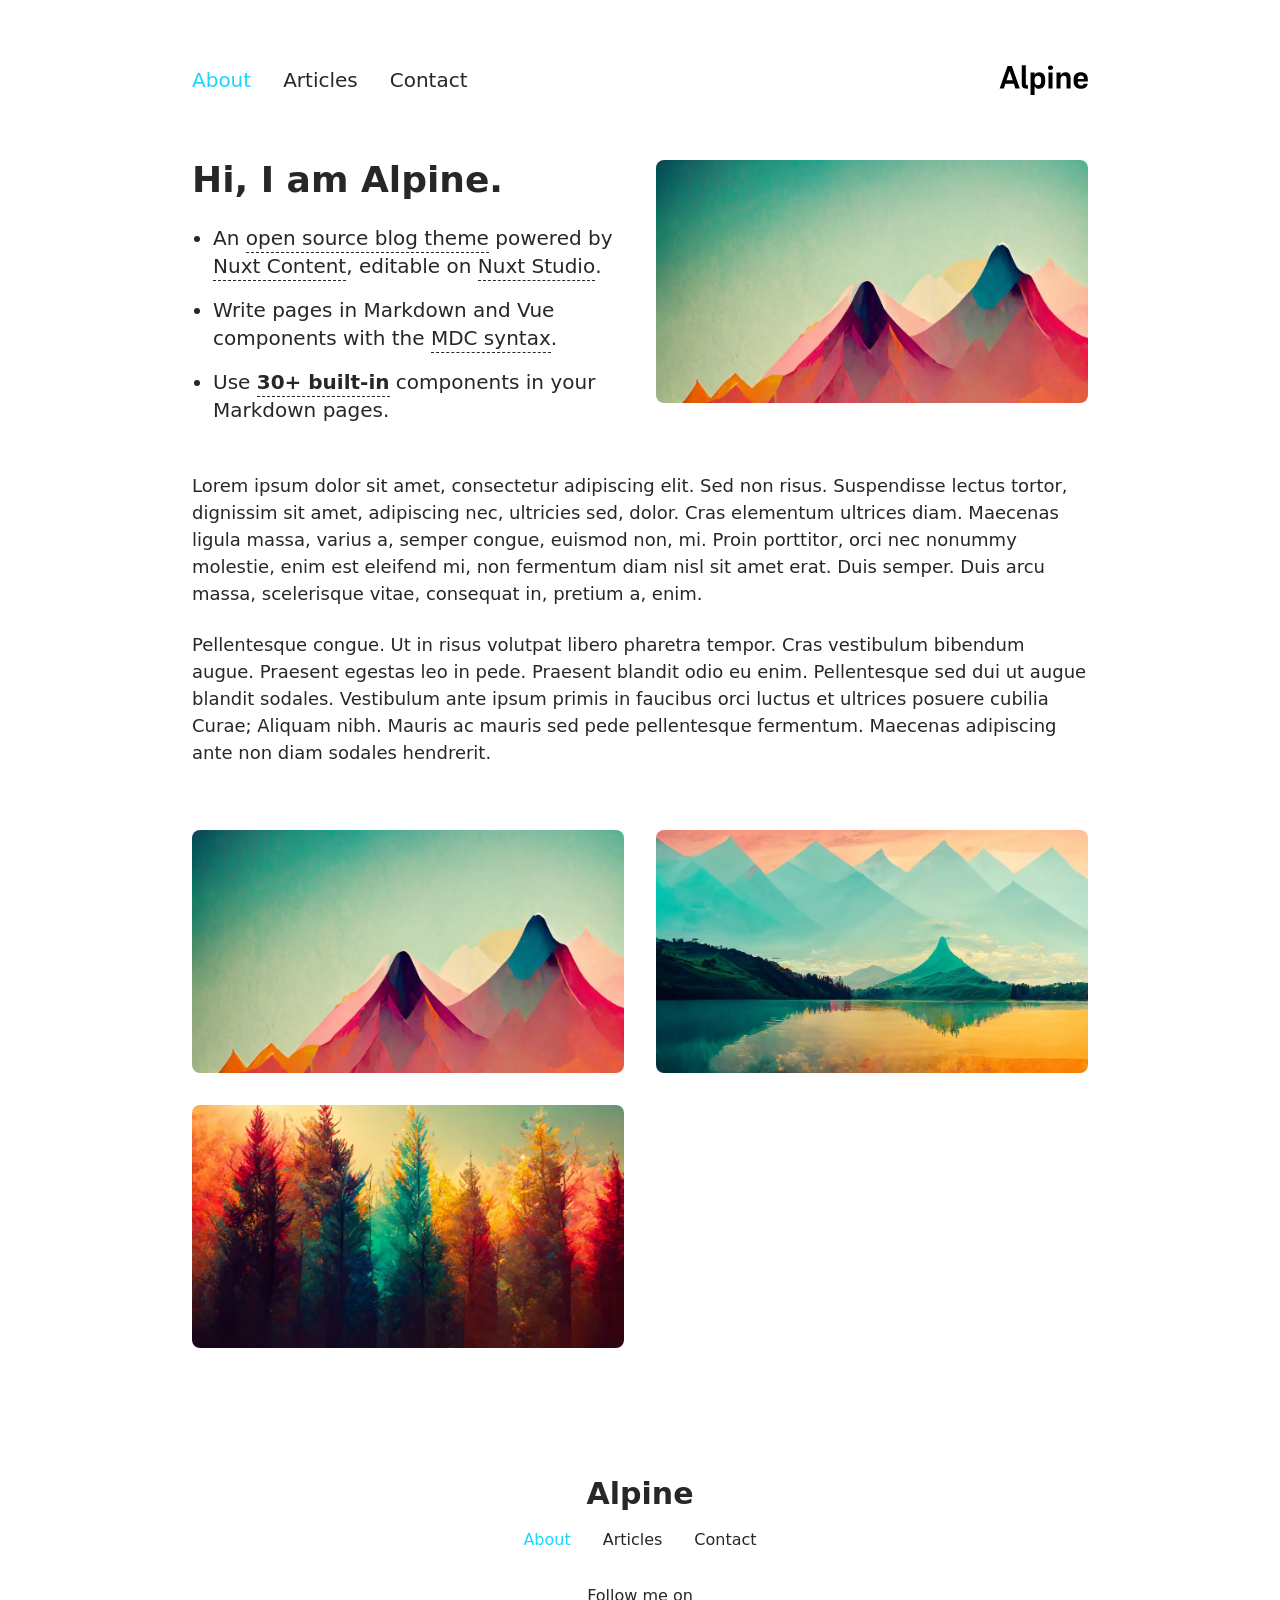
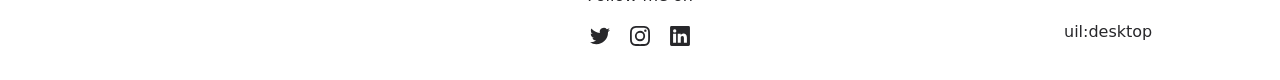
<file: index.html>
<!DOCTYPE html><html  lang="en"><head><meta charset="utf-8">
<meta name="viewport" content="width=device-width, initial-scale=1">
<title>Alpine</title>
<meta name="twitter:card" content="summary_large_image">
<meta property="og:image" content="/social-card-preview.png">
<meta property="og:image:width" content="400">
<meta property="og:image:height" content="300">
<meta property="og:image:alt" content="An image showcasing my project.">
<meta property="og:title" content="Alpine">
<meta name="description" content="An open source blog theme powered by Nuxt.">
<meta property="og:description" content="An open source blog theme powered by Nuxt.">
<link rel="preload" as="fetch" crossorigin="anonymous" href="/_payload.json?3f907058-0580-4bb3-8e6e-5ffc7ea80695">
<link rel="stylesheet" href="/_nuxt/entry.Fabdb7UU.css">
<link rel="stylesheet" href="/_nuxt/DocumentDrivenNotFound.EmPe0iLQ.css">
<link rel="stylesheet" href="/_nuxt/Hero.Btk588ug.css">
<link rel="stylesheet" href="/_nuxt/ProseUl.D-5mx4zk.css">
<link rel="stylesheet" href="/_nuxt/ProseLi.AnIQWGUU.css">
<link rel="stylesheet" href="/_nuxt/ProseA.D6qrGdJl.css">
<link rel="stylesheet" href="/_nuxt/ProseStrong.CyydkLiX.css">
<link rel="stylesheet" href="/_nuxt/ProseP.CLCdHw5P.css">
<link rel="stylesheet" href="/_nuxt/Gallery.BzI-odE4.css">
<link rel="modulepreload" as="script" crossorigin href="/_nuxt/DMdeBn5D.js">
<link rel="modulepreload" as="script" crossorigin href="/_nuxt/D6yMFm-E.js">
<link rel="modulepreload" as="script" crossorigin href="/_nuxt/D_4o8Fun.js">
<link rel="modulepreload" as="script" crossorigin href="/_nuxt/DX_amwJl.js">
<link rel="modulepreload" as="script" crossorigin href="/_nuxt/Bey4xMtg.js">
<link rel="modulepreload" as="script" crossorigin href="/_nuxt/BhzlHURh.js">
<link rel="modulepreload" as="script" crossorigin href="/_nuxt/CXBlUd9X.js">
<link rel="modulepreload" as="script" crossorigin href="/_nuxt/DXrHRgRJ.js">
<link rel="modulepreload" as="script" crossorigin href="/_nuxt/DaT66DAF.js">
<link rel="modulepreload" as="script" crossorigin href="/_nuxt/CxQWwfON.js">
<link rel="modulepreload" as="script" crossorigin href="/_nuxt/BJSajHl-.js">
<link rel="modulepreload" as="script" crossorigin href="/_nuxt/DLbMTwiI.js">
<link rel="modulepreload" as="script" crossorigin href="/_nuxt/B_zYMs5L.js">
<link rel="modulepreload" as="script" crossorigin href="/_nuxt/BhOFshu6.js">
<link rel="modulepreload" as="script" crossorigin href="/_nuxt/CcKZ0bZJ.js">
<link rel="modulepreload" as="script" crossorigin href="/_nuxt/CtE1R96r.js">
<link rel="modulepreload" as="script" crossorigin href="/_nuxt/C8uSynYS.js">
<link rel="modulepreload" as="script" crossorigin href="/_nuxt/dWBTqZ-B.js">
<link rel="prefetch" as="style" href="/_nuxt/article.CTfgUnKM.css">
<link rel="prefetch" as="script" crossorigin href="/_nuxt/CwHeyZVY.js">
<link rel="prefetch" as="script" crossorigin href="/_nuxt/BcWussCh.js">
<link rel="prefetch" as="script" crossorigin href="/_nuxt/DPCw38dw.js">
<link rel="prefetch" as="script" crossorigin href="/_nuxt/BT-knOK8.js">
<link rel="prefetch" as="style" href="/_nuxt/useStudio.DtI_gTbu.css">
<link rel="prefetch" as="script" crossorigin href="/_nuxt/CKFq_0Ed.js">
<link rel="prefetch" as="style" href="/_nuxt/error-404.BgJ0DaSj.css">
<link rel="prefetch" as="script" crossorigin href="/_nuxt/CeciK8Zn.js">
<link rel="prefetch" as="style" href="/_nuxt/error-500.COJOQdl4.css">
<link rel="prefetch" as="script" crossorigin href="/_nuxt/BZuQqiHD.js">
<script type="module" src="/_nuxt/DMdeBn5D.js" crossorigin></script><style id="pinceau-runtime-hydratable">@media{.phy[--]{--puid:Wt3cYh-v;}.pv-fh6hr-{max-width:var(--elements-container-maxWidth);padding-left:var(--elements-container-padding-mobile);padding-right:var(--elements-container-padding-mobile);}@media (min-width: 475px){.pv-fh6hr-{padding-left:var(--elements-container-padding-xs);padding-right:var(--elements-container-padding-xs);}}@media (min-width: 640px){.pv-fh6hr-{padding-left:var(--elements-container-padding-sm);padding-right:var(--elements-container-padding-sm);}}@media (min-width: 768px){.pv-fh6hr-{padding-left:var(--elements-container-padding-md);padding-right:var(--elements-container-padding-md);}}} @media{.phy[--]{--puid:u15wXf-c;}.pc-u15wXf[data-v-3a1cac5e]{---6-li-cols:2;}} </style><style id="pinceau-theme">@media { :root {--pinceau-mq: initial; --alpine-readableLine: 68ch;--alpine-backdrop-backgroundColor: #f4f4f5b3;--prose-code-inline-padding: 0.2rem 0.375rem 0.2rem 0.375rem;--prose-code-block-backdropFilter: contrast(1);--prose-code-block-border-style: solid;--prose-code-block-border-width: 1px;--prose-tbody-tr-borderBottom-style: dashed;--prose-tbody-tr-borderBottom-width: 1px;--prose-th-textAlign: inherit;--prose-thead-borderBottom-style: solid;--prose-thead-borderBottom-width: 1px;--prose-thead-border-style: solid;--prose-thead-border-width: 0px;--prose-table-textAlign: start;--prose-hr-width: 1px;--prose-hr-style: solid;--prose-li-listStylePosition: outside;--prose-ol-li-markerColor: currentColor;--prose-ol-paddingInlineStart: 21px;--prose-ol-listStyleType: decimal;--prose-ul-li-markerColor: currentColor;--prose-ul-paddingInlineStart: 21px;--prose-ul-listStyleType: disc;--prose-blockquote-border-style: solid;--prose-blockquote-border-width: 4px;--prose-blockquote-quotes: '201C' '201D' '2018' '2019';--prose-blockquote-paddingInlineStart: 24px;--prose-a-code-color-hover: currentColor;--prose-a-code-color-static: currentColor;--prose-a-hasCode-borderBottom: none;--prose-a-border-distance: 2px;--prose-a-border-color-hover: currentColor;--prose-a-border-color-static: currentColor;--prose-a-border-style-hover: solid;--prose-a-border-style-static: dashed;--prose-a-border-width: 1px;--prose-a-color-static: inherit;--prose-a-textDecoration: none;--prose-h6-margin: 3rem 0 2rem;--prose-h5-margin: 3rem 0 2rem;--prose-h4-margin: 3rem 0 2rem;--prose-h3-margin: 3rem 0 2rem;--prose-h2-margin: 3rem 0 2rem;--prose-h1-margin: 0 0 2rem;--prose-p-fontSize: 18px;--typography-lead-loose: 2;--typography-lead-relaxed: 1.625;--typography-lead-normal: 1.5;--typography-lead-snug: 1.375;--typography-lead-tight: 1.25;--typography-lead-none: 1;--typography-lead-10: 2.5rem;--typography-lead-9: 2.25rem;--typography-lead-8: 2rem;--typography-lead-7: 1.75rem;--typography-lead-6: 1.5rem;--typography-lead-5: 1.25rem;--typography-lead-4: 1rem;--typography-lead-3: .75rem;--typography-lead-2: .5rem;--typography-lead-1: .025rem;--typography-fontWeight-black: 900;--typography-fontWeight-extrabold: 800;--typography-fontWeight-bold: 700;--typography-fontWeight-semibold: 600;--typography-fontWeight-medium: 500;--typography-fontWeight-normal: 400;--typography-fontWeight-light: 300;--typography-fontWeight-extralight: 200;--typography-fontWeight-thin: 100;--typography-fontSize-9xl: 128px;--typography-fontSize-8xl: 96px;--typography-fontSize-7xl: 72px;--typography-fontSize-6xl: 60px;--typography-fontSize-5xl: 48px;--typography-fontSize-4xl: 36px;--typography-fontSize-3xl: 30px;--typography-fontSize-2xl: 24px;--typography-fontSize-xl: 20px;--typography-fontSize-lg: 18px;--typography-fontSize-base: 16px;--typography-fontSize-sm: 14px;--typography-fontSize-xs: 12px;--typography-letterSpacing-wide: 0.025em;--typography-letterSpacing-tight: -0.025em;--typography-verticalMargin-base: 24px;--typography-verticalMargin-sm: 16px;--elements-border-secondary-hover: [object Object];--elements-backdrop-background: #fffc;--elements-backdrop-filter: saturate(200%) blur(20px);--elements-container-maxWidth: 64rem;--lead-loose: 2;--lead-relaxed: 1.625;--lead-normal: 1.5;--lead-snug: 1.375;--lead-tight: 1.25;--lead-none: 1;--lead-10: 2.5rem;--lead-9: 2.25rem;--lead-8: 2rem;--lead-7: 1.75rem;--lead-6: 1.5rem;--lead-5: 1.25rem;--lead-4: 1rem;--lead-3: .75rem;--lead-2: .5rem;--lead-1: .025rem;--letterSpacing-widest: 0.1em;--letterSpacing-wider: 0.05em;--letterSpacing-wide: 0.025em;--letterSpacing-normal: 0em;--letterSpacing-tight: -0.025em;--letterSpacing-tighter: -0.05em;--fontSize-9xl: 8rem;--fontSize-8xl: 6rem;--fontSize-7xl: 4.5rem;--fontSize-6xl: 3.75rem;--fontSize-5xl: 3rem;--fontSize-4xl: 2.25rem;--fontSize-3xl: 1.875rem;--fontSize-2xl: 1.5rem;--fontSize-xl: 1.25rem;--fontSize-lg: 1.125rem;--fontSize-base: 1rem;--fontSize-sm: 0.875rem;--fontSize-xs: 0.75rem;--fontWeight-black: 900;--fontWeight-extrabold: 800;--fontWeight-bold: 700;--fontWeight-semibold: 600;--fontWeight-medium: 500;--fontWeight-normal: 400;--fontWeight-light: 300;--fontWeight-extralight: 200;--fontWeight-thin: 100;--font-mono: ui-monospace, SFMono-Regular, Menlo, Monaco, Consolas, Liberation Mono, Courier New, monospace;--font-serif: ui-serif, Georgia, Cambria, Times New Roman, Times, serif;--font-sans: ui-sans-serif, system-ui, -apple-system, BlinkMacSystemFont, Segoe UI, Roboto, Helvetica Neue, Arial, Noto Sans, sans-serif, Apple Color Emoji, Segoe UI Emoji, Segoe UI Symbol, Noto Color Emoji;--opacity-total: 1;--opacity-high: 0.8;--opacity-medium: 0.5;--opacity-soft: 0.3;--opacity-light: 0.15;--opacity-bright: 0.1;--opacity-noOpacity: 0;--borderWidth-lg: 3px;--borderWidth-md: 2px;--borderWidth-sm: 1px;--borderWidth-noBorder: 0;--space-rem-875: 0.875rem;--space-rem-625: 0.625rem;--space-rem-375: 0.375rem;--space-rem-125: 0.125rem;--space-px: 1px;--space-128: 32rem;--space-96: 24rem;--space-80: 20rem;--space-72: 18rem;--space-64: 16rem;--space-60: 15rem;--space-56: 14rem;--space-52: 13rem;--space-48: 12rem;--space-44: 11rem;--space-40: 10rem;--space-36: 9rem;--space-32: 8rem;--space-28: 7rem;--space-24: 6rem;--space-20: 5rem;--space-16: 4rem;--space-14: 3.5rem;--space-12: 3rem;--space-11: 2.75rem;--space-10: 2.5rem;--space-9: 2.25rem;--space-8: 2rem;--space-7: 1.75rem;--space-6: 1.5rem;--space-5: 1.25rem;--space-4: 1rem;--space-3: 0.75rem;--space-2: 0.5rem;--space-1: 0.25rem;--space-0: 0px;--size-full: 100%;--size-7xl: 80rem;--size-6xl: 72rem;--size-5xl: 64rem;--size-4xl: 56rem;--size-3xl: 48rem;--size-2xl: 42rem;--size-xl: 36rem;--size-lg: 32rem;--size-md: 28rem;--size-sm: 24rem;--size-xs: 20rem;--size-200: 200px;--size-104: 104px;--size-80: 80px;--size-64: 64px;--size-56: 56px;--size-48: 48px;--size-40: 40px;--size-32: 32px;--size-24: 24px;--size-20: 20px;--size-16: 16px;--size-12: 12px;--size-8: 8px;--size-6: 6px;--size-4: 4px;--size-2: 2px;--size-0: 0px;--radii-full: 9999px;--radii-3xl: 1.75rem;--radii-2xl: 1.5rem;--radii-xl: 1rem;--radii-lg: 0.75rem;--radii-md: 0.5rem;--radii-sm: 0.375rem;--radii-xs: 0.25rem;--radii-2xs: 0.125rem;--radii-none: 0px;--shadow-none: 0px 0px 0px 0px transparent;--shadow-lg: 0px 10px 15px -3px #000000, 0px 4px 6px -4px #000000;--shadow-md: 0px 4px 6px -1px #000000, 0px 2px 4px -2px #000000;--shadow-sm: 0px 1px 3px 0px #000000, 0px 1px 2px -1px #000000;--shadow-xs: 0px 1px 2px 0px #000000;--height-screen: 100vh;--width-screen: 100vw;--color-primary-900: #002e38;--color-primary-800: #005c70;--color-primary-700: #008aa9;--color-primary-600: #00b9e1;--color-primary-500: #1ad6ff;--color-primary-400: #40ddff;--color-primary-300: #66e4ff;--color-primary-200: #8deaff;--color-primary-100: #b3f1ff;--color-primary-50: #d9f8ff;--color-ruby-900: #380011;--color-ruby-800: #700021;--color-ruby-700: #a90032;--color-ruby-600: #e10043;--color-ruby-500: #ff1a5e;--color-ruby-400: #ff4079;--color-ruby-300: #ff6694;--color-ruby-200: #ff8dae;--color-ruby-100: #ffb3c9;--color-ruby-50: #ffd9e4;--color-pink-900: #380025;--color-pink-800: #70004b;--color-pink-700: #a90070;--color-pink-600: #e10095;--color-pink-500: #ff1ab2;--color-pink-400: #ff40bf;--color-pink-300: #ff66cc;--color-pink-200: #ff8dd8;--color-pink-100: #ffb3e5;--color-pink-50: #ffd9f2;--color-purple-900: #190038;--color-purple-800: #330070;--color-purple-700: #4c00a9;--color-purple-600: #6500e1;--color-purple-500: #811aff;--color-purple-400: #9640ff;--color-purple-300: #ab66ff;--color-purple-200: #c08dff;--color-purple-100: #d5b3ff;--color-purple-50: #ead9ff;--color-royalblue-900: #0b0531;--color-royalblue-800: #160a62;--color-royalblue-700: #211093;--color-royalblue-600: #2c15c4;--color-royalblue-500: #4127e8;--color-royalblue-400: #614bec;--color-royalblue-300: #806ff0;--color-royalblue-200: #a093f3;--color-royalblue-100: #c0b7f7;--color-royalblue-50: #dfdbfb;--color-indigoblue-900: #001238;--color-indigoblue-800: #002370;--color-indigoblue-700: #0035a9;--color-indigoblue-600: #0047e1;--color-indigoblue-500: #1a62ff;--color-indigoblue-400: #407cff;--color-indigoblue-300: #6696ff;--color-indigoblue-200: #8db0ff;--color-indigoblue-100: #b3cbff;--color-indigoblue-50: #d9e5ff;--color-blue-900: #002438;--color-blue-800: #004870;--color-blue-700: #006ca9;--color-blue-600: #0090e1;--color-blue-500: #1aadff;--color-blue-400: #40bbff;--color-blue-300: #66c8ff;--color-blue-200: #8dd6ff;--color-blue-100: #b3e4ff;--color-blue-50: #d9f1ff;--color-lightblue-900: #002e38;--color-lightblue-800: #005c70;--color-lightblue-700: #008aa9;--color-lightblue-600: #00b9e1;--color-lightblue-500: #1ad6ff;--color-lightblue-400: #40ddff;--color-lightblue-300: #66e4ff;--color-lightblue-200: #8deaff;--color-lightblue-100: #b3f1ff;--color-lightblue-50: #d9f8ff;--color-teal-900: #062a28;--color-teal-800: #0b544f;--color-teal-700: #117d77;--color-teal-600: #16a79e;--color-teal-500: #1cd1c6;--color-teal-400: #36e4da;--color-teal-300: #5fe9e1;--color-teal-200: #87efe9;--color-teal-100: #aff4f0;--color-teal-50: #d7faf8;--color-pear-900: #2a2b09;--color-pear-800: #545512;--color-pear-700: #7e801b;--color-pear-600: #a8aa24;--color-pear-500: #d0d32f;--color-pear-400: #d8da52;--color-pear-300: #e0e274;--color-pear-200: #e8e997;--color-pear-100: #eff0ba;--color-pear-50: #f7f8dc;--color-red-900: #380300;--color-red-800: #700700;--color-red-700: #a90a00;--color-red-600: #e10e00;--color-red-500: #ff281a;--color-red-400: #ff4c40;--color-red-300: #ff7066;--color-red-200: #ff948d;--color-red-100: #ffb7b3;--color-red-50: #ffdbd9;--color-orange-900: #381800;--color-orange-800: #702f00;--color-orange-700: #a94700;--color-orange-600: #e15e00;--color-orange-500: #ff7a1a;--color-orange-400: #ff9040;--color-orange-300: #ffa666;--color-orange-200: #ffbd8d;--color-orange-100: #ffd3b3;--color-orange-50: #ffe9d9;--color-yellow-900: #362b03;--color-yellow-800: #6d5605;--color-yellow-700: #a38108;--color-yellow-600: #daac0a;--color-yellow-500: #f5c828;--color-yellow-400: #f7d14c;--color-yellow-300: #f8da70;--color-yellow-200: #fae393;--color-yellow-100: #fcedb7;--color-yellow-50: #fdf6db;--color-green-900: #003f25;--color-green-800: #005e38;--color-green-700: #007e4a;--color-green-600: #009d5d;--color-green-500: #00bd6f;--color-green-400: #00dc82;--color-green-300: #30ffaa;--color-green-200: #83ffcc;--color-green-100: #acffdd;--color-green-50: #d6ffee;--color-gray-900: #18181B;--color-gray-800: #27272A;--color-gray-700: #3f3f46;--color-gray-600: #52525B;--color-gray-500: #71717A;--color-gray-400: #a1a1aa;--color-gray-300: #D4d4d8;--color-gray-200: #e4e4e7;--color-gray-100: #f4f4f5;--color-gray-50: #fafafa;--color-black: #0c0c0d;--color-white: #FFFFFF;--media-portrait: only screen and (orientation: portrait);--media-landscape: only screen and (orientation: landscape);--media-rm: (prefers-reduced-motion: reduce);--media-2xl: (min-width: 1536px);--media-xl: (min-width: 1280px);--media-lg: (min-width: 1024px);--media-md: (min-width: 768px);--media-sm: (min-width: 640px);--media-xs: (min-width: 475px);--alpine-body-color: var(--color-gray-800);--alpine-body-backgroundColor: var(--color-white);--prose-code-inline-fontWeight: var(--typography-fontWeight-normal);--prose-code-inline-fontSize: var(--typography-fontSize-sm);--prose-code-inline-borderRadius: var(--radii-xs);--prose-code-block-pre-padding: var(--typography-verticalMargin-sm);--prose-code-block-margin: var(--typography-verticalMargin-base) 0;--prose-code-block-fontSize: var(--typography-fontSize-sm);--prose-tbody-code-inline-fontSize: var(--typography-fontSize-sm);--prose-tbody-td-padding: var(--typography-verticalMargin-sm);--prose-th-fontWeight: var(--typography-fontWeight-semibold);--prose-th-padding: 0 var(--typography-verticalMargin-sm) var(--typography-verticalMargin-sm) var(--typography-verticalMargin-sm);--prose-table-lineHeight: var(--typography-lead-6);--prose-table-fontSize: var(--typography-fontSize-sm);--prose-table-margin: var(--typography-verticalMargin-base) 0;--prose-hr-margin: var(--typography-verticalMargin-base) 0;--prose-li-margin: var(--typography-verticalMargin-sm) 0;--prose-ol-margin: var(--typography-verticalMargin-base) 0;--prose-ul-margin: var(--typography-verticalMargin-base) 0;--prose-blockquote-margin: var(--typography-verticalMargin-base) 0;--prose-a-code-border-style: var(--prose-a-border-style-static);--prose-a-code-border-width: var(--prose-a-border-width);--prose-a-fontWeight: var(--typography-fontWeight-medium);--prose-img-margin: var(--typography-verticalMargin-base) 0;--prose-strong-fontWeight: var(--typography-fontWeight-semibold);--prose-h6-iconSize: var(--typography-fontSize-base);--prose-h6-fontWeight: var(--typography-fontWeight-semibold);--prose-h6-lineHeight: var(--typography-lead-normal);--prose-h6-fontSize: var(--typography-fontSize-lg);--prose-h5-iconSize: var(--typography-fontSize-lg);--prose-h5-fontWeight: var(--typography-fontWeight-semibold);--prose-h5-lineHeight: var(--typography-lead-snug);--prose-h5-fontSize: var(--typography-fontSize-xl);--prose-h4-iconSize: var(--typography-fontSize-lg);--prose-h4-letterSpacing: var(--typography-letterSpacing-tight);--prose-h4-fontWeight: var(--typography-fontWeight-semibold);--prose-h4-lineHeight: var(--typography-lead-snug);--prose-h4-fontSize: var(--typography-fontSize-2xl);--prose-h3-iconSize: var(--typography-fontSize-xl);--prose-h3-letterSpacing: var(--typography-letterSpacing-tight);--prose-h3-fontWeight: var(--typography-fontWeight-semibold);--prose-h3-lineHeight: var(--typography-lead-snug);--prose-h3-fontSize: var(--typography-fontSize-3xl);--prose-h2-iconSize: var(--typography-fontSize-2xl);--prose-h2-letterSpacing: var(--typography-letterSpacing-tight);--prose-h2-fontWeight: var(--typography-fontWeight-semibold);--prose-h2-lineHeight: var(--typography-lead-tight);--prose-h2-fontSize: var(--typography-fontSize-4xl);--prose-h1-iconSize: var(--typography-fontSize-3xl);--prose-h1-letterSpacing: var(--typography-letterSpacing-tight);--prose-h1-fontWeight: var(--typography-fontWeight-bold);--prose-h1-lineHeight: var(--typography-lead-tight);--prose-h1-fontSize: var(--typography-fontSize-5xl);--prose-p-br-margin: var(--typography-verticalMargin-base) 0 0 0;--prose-p-margin: var(--typography-verticalMargin-base) 0;--prose-p-lineHeight: var(--typography-lead-normal);--typography-color-primary-900: var(--color-primary-900);--typography-color-primary-800: var(--color-primary-800);--typography-color-primary-700: var(--color-primary-700);--typography-color-primary-600: var(--color-primary-600);--typography-color-primary-500: var(--color-primary-500);--typography-color-primary-400: var(--color-primary-400);--typography-color-primary-300: var(--color-primary-300);--typography-color-primary-200: var(--color-primary-200);--typography-color-primary-100: var(--color-primary-100);--typography-color-primary-50: var(--color-primary-50);--typography-font-code: var(--font-mono);--typography-font-body: var(--font-sans);--typography-font-display: var(--font-sans);--typography-body-backgroundColor: var(--color-white);--typography-body-color: var(--color-black);--elements-state-danger-borderColor-secondary: var(--color-red-200);--elements-state-danger-borderColor-primary: var(--color-red-100);--elements-state-danger-backgroundColor-secondary: var(--color-red-100);--elements-state-danger-backgroundColor-primary: var(--color-red-50);--elements-state-danger-color-secondary: var(--color-red-600);--elements-state-danger-color-primary: var(--color-red-500);--elements-state-warning-borderColor-secondary: var(--color-yellow-200);--elements-state-warning-borderColor-primary: var(--color-yellow-100);--elements-state-warning-backgroundColor-secondary: var(--color-yellow-100);--elements-state-warning-backgroundColor-primary: var(--color-yellow-50);--elements-state-warning-color-secondary: var(--color-yellow-700);--elements-state-warning-color-primary: var(--color-yellow-600);--elements-state-success-borderColor-secondary: var(--color-green-200);--elements-state-success-borderColor-primary: var(--color-green-100);--elements-state-success-backgroundColor-secondary: var(--color-green-100);--elements-state-success-backgroundColor-primary: var(--color-green-50);--elements-state-success-color-secondary: var(--color-green-600);--elements-state-success-color-primary: var(--color-green-500);--elements-state-info-borderColor-secondary: var(--color-blue-200);--elements-state-info-borderColor-primary: var(--color-blue-100);--elements-state-info-backgroundColor-secondary: var(--color-blue-100);--elements-state-info-backgroundColor-primary: var(--color-blue-50);--elements-state-info-color-secondary: var(--color-blue-600);--elements-state-info-color-primary: var(--color-blue-500);--elements-state-primary-borderColor-secondary: var(--color-primary-200);--elements-state-primary-borderColor-primary: var(--color-primary-100);--elements-state-primary-backgroundColor-secondary: var(--color-primary-100);--elements-state-primary-backgroundColor-primary: var(--color-primary-50);--elements-state-primary-color-secondary: var(--color-primary-700);--elements-state-primary-color-primary: var(--color-primary-600);--elements-surface-secondary-backgroundColor: var(--color-gray-200);--elements-surface-primary-backgroundColor: var(--color-gray-100);--elements-surface-background-base: var(--color-gray-100);--elements-border-secondary-static: var(--color-gray-200);--elements-border-primary-hover: var(--color-gray-200);--elements-border-primary-static: var(--color-gray-100);--elements-container-padding-md: var(--space-16);--elements-container-padding-sm: var(--space-12);--elements-container-padding-xs: var(--space-8);--elements-container-padding-mobile: var(--space-6);--elements-text-secondary-color-hover: var(--color-gray-700);--elements-text-secondary-color-static: var(--color-gray-500);--elements-text-primary-color-static: var(--color-gray-900);--text-6xl-lineHeight: var(--lead-none);--text-6xl-fontSize: var(--fontSize-6xl);--text-5xl-lineHeight: var(--lead-none);--text-5xl-fontSize: var(--fontSize-5xl);--text-4xl-lineHeight: var(--lead-10);--text-4xl-fontSize: var(--fontSize-4xl);--text-3xl-lineHeight: var(--lead-9);--text-3xl-fontSize: var(--fontSize-3xl);--text-2xl-lineHeight: var(--lead-8);--text-2xl-fontSize: var(--fontSize-2xl);--text-xl-lineHeight: var(--lead-7);--text-xl-fontSize: var(--fontSize-xl);--text-lg-lineHeight: var(--lead-7);--text-lg-fontSize: var(--fontSize-lg);--text-base-lineHeight: var(--lead-6);--text-base-fontSize: var(--fontSize-base);--text-sm-lineHeight: var(--lead-5);--text-sm-fontSize: var(--fontSize-sm);--text-xs-lineHeight: var(--lead-4);--text-xs-fontSize: var(--fontSize-xs);--shadow-2xl: 0px 25px 50px -12px var(--color-gray-900);--shadow-xl: 0px 20px 25px -5px var(--color-gray-400), 0px 8px 10px -6px #000000;--color-secondary-900: var(--color-gray-900);--color-secondary-800: var(--color-gray-800);--color-secondary-700: var(--color-gray-700);--color-secondary-600: var(--color-gray-600);--color-secondary-500: var(--color-gray-500);--color-secondary-400: var(--color-gray-400);--color-secondary-300: var(--color-gray-300);--color-secondary-200: var(--color-gray-200);--color-secondary-100: var(--color-gray-100);--color-secondary-50: var(--color-gray-50);--prose-a-code-background-hover: var(--typography-color-primary-50);--prose-a-code-border-color-hover: var(--typography-color-primary-500);--prose-a-color-hover: var(--typography-color-primary-500);--typography-color-secondary-900: var(--color-secondary-900);--typography-color-secondary-800: var(--color-secondary-800);--typography-color-secondary-700: var(--color-secondary-700);--typography-color-secondary-600: var(--color-secondary-600);--typography-color-secondary-500: var(--color-secondary-500);--typography-color-secondary-400: var(--color-secondary-400);--typography-color-secondary-300: var(--color-secondary-300);--typography-color-secondary-200: var(--color-secondary-200);--typography-color-secondary-100: var(--color-secondary-100);--typography-color-secondary-50: var(--color-secondary-50);--prose-code-inline-backgroundColor: var(--typography-color-secondary-100);--prose-code-inline-color: var(--typography-color-secondary-700);--prose-code-block-backgroundColor: var(--typography-color-secondary-100);--prose-code-block-color: var(--typography-color-secondary-700);--prose-code-block-border-color: var(--typography-color-secondary-200);--prose-tbody-tr-borderBottom-color: var(--typography-color-secondary-200);--prose-th-color: var(--typography-color-secondary-600);--prose-thead-borderBottom-color: var(--typography-color-secondary-200);--prose-thead-border-color: var(--typography-color-secondary-300);--prose-hr-color: var(--typography-color-secondary-200);--prose-blockquote-border-color: var(--typography-color-secondary-200);--prose-blockquote-color: var(--typography-color-secondary-500);--prose-a-code-border-color-static: var(--typography-color-secondary-400); } }@media { :root.dark {--pinceau-mq: dark; --alpine-backdrop-backgroundColor: #18181bb3;--prose-code-block-backdropFilter: contrast(1);--prose-ol-li-markerColor: currentColor;--prose-ul-li-markerColor: currentColor;--prose-a-code-color-hover: currentColor;--prose-a-code-color-static: currentColor;--prose-a-border-color-hover: currentColor;--prose-a-border-color-static: currentColor;--prose-a-color-static: inherit;--elements-backdrop-background: #0c0d0ccc;--alpine-body-color: var(--color-gray-200);--alpine-body-backgroundColor: var(--color-black);--typography-body-backgroundColor: var(--color-black);--typography-body-color: var(--color-white);--elements-state-danger-borderColor-secondary: var(--color-red-700);--elements-state-danger-borderColor-primary: var(--color-red-800);--elements-state-danger-backgroundColor-secondary: var(--color-red-800);--elements-state-danger-backgroundColor-primary: var(--color-red-900);--elements-state-danger-color-secondary: var(--color-red-200);--elements-state-danger-color-primary: var(--color-red-300);--elements-state-warning-borderColor-secondary: var(--color-yellow-700);--elements-state-warning-borderColor-primary: var(--color-yellow-800);--elements-state-warning-backgroundColor-secondary: var(--color-yellow-800);--elements-state-warning-backgroundColor-primary: var(--color-yellow-900);--elements-state-warning-color-secondary: var(--color-yellow-200);--elements-state-warning-color-primary: var(--color-yellow-400);--elements-state-success-borderColor-secondary: var(--color-green-700);--elements-state-success-borderColor-primary: var(--color-green-800);--elements-state-success-backgroundColor-secondary: var(--color-green-800);--elements-state-success-backgroundColor-primary: var(--color-green-900);--elements-state-success-color-secondary: var(--color-green-200);--elements-state-success-color-primary: var(--color-green-400);--elements-state-info-borderColor-secondary: var(--color-blue-700);--elements-state-info-borderColor-primary: var(--color-blue-800);--elements-state-info-backgroundColor-secondary: var(--color-blue-800);--elements-state-info-backgroundColor-primary: var(--color-blue-900);--elements-state-info-color-secondary: var(--color-blue-200);--elements-state-info-color-primary: var(--color-blue-400);--elements-state-primary-borderColor-secondary: var(--color-primary-700);--elements-state-primary-borderColor-primary: var(--color-primary-800);--elements-state-primary-backgroundColor-secondary: var(--color-primary-800);--elements-state-primary-backgroundColor-primary: var(--color-primary-900);--elements-state-primary-color-secondary: var(--color-primary-200);--elements-state-primary-color-primary: var(--color-primary-400);--elements-surface-secondary-backgroundColor: var(--color-gray-800);--elements-surface-primary-backgroundColor: var(--color-gray-900);--elements-surface-background-base: var(--color-gray-900);--elements-border-secondary-static: var(--color-gray-800);--elements-border-primary-hover: var(--color-gray-800);--elements-border-primary-static: var(--color-gray-900);--elements-text-secondary-color-hover: var(--color-gray-200);--elements-text-secondary-color-static: var(--color-gray-400);--elements-text-primary-color-static: var(--color-gray-50);--prose-a-code-background-hover: var(--typography-color-primary-900);--prose-a-code-border-color-hover: var(--typography-color-primary-600);--prose-a-color-hover: var(--typography-color-primary-400);--prose-code-inline-backgroundColor: var(--typography-color-secondary-800);--prose-code-inline-color: var(--typography-color-secondary-200);--prose-code-block-backgroundColor: var(--typography-color-secondary-900);--prose-code-block-color: var(--typography-color-secondary-200);--prose-code-block-border-color: var(--typography-color-secondary-800);--prose-tbody-tr-borderBottom-color: var(--typography-color-secondary-800);--prose-th-color: var(--typography-color-secondary-400);--prose-thead-borderBottom-color: var(--typography-color-secondary-800);--prose-thead-border-color: var(--typography-color-secondary-600);--prose-hr-color: var(--typography-color-secondary-800);--prose-blockquote-border-color: var(--typography-color-secondary-700);--prose-blockquote-color: var(--typography-color-secondary-400);--prose-a-code-border-color-static: var(--typography-color-secondary-600); } }</style><script>"use strict";(()=>{const a=window,e=document.documentElement,c=window.localStorage,d=["dark","light"],n=c&&c.getItem&&c.getItem("nuxt-color-mode")||"system";let l=n==="system"?f():n;const i=e.getAttribute("data-color-mode-forced");i&&(l=i),r(l),a["__NUXT_COLOR_MODE__"]={preference:n,value:l,getColorScheme:f,addColorScheme:r,removeColorScheme:u};function r(o){const t=""+o+"",s="";e.classList?e.classList.add(t):e.className+=" "+t,s&&e.setAttribute("data-"+s,o)}function u(o){const t=""+o+"",s="";e.classList?e.classList.remove(t):e.className=e.className.replace(new RegExp(t,"g"),""),s&&e.removeAttribute("data-"+s)}function m(o){return a.matchMedia("(prefers-color-scheme"+o+")")}function f(){if(a.matchMedia&&m("").media!=="not all"){for(const o of d)if(m(":"+o).matches)return o}return"light"}})();
</script></head><body><div id="__nuxt"><div class="container pv-fh6hr- pc-Wt3cYh app-layout" data-v-6578eb63 data-v-89f7fa3c><!--[--><div class="nuxt-progress" style="width:0%;height:3px;opacity:0;background-size:Infinity% auto;" data-v-6578eb63></div><header class="right" data-v-6578eb63 data-v-19143a2f><div class="menu" data-v-19143a2f><button aria-label="Navigation Menu" data-v-19143a2f><svg width="24" height="24" viewBox="0 0 68 68" fill="currentColor" xmlns="http://www.w3.org/2000/svg" data-v-19143a2f><path d="M8 34C8 32.1362 8 31.2044 8.30448 30.4693C8.71046 29.4892 9.48915 28.7105 10.4693 28.3045C11.2044 28 12.1362 28 14 28C15.8638 28 16.7956 28 17.5307 28.3045C18.5108 28.7105 19.2895 29.4892 19.6955 30.4693C20 31.2044 20 32.1362 20 34C20 35.8638 20 36.7956 19.6955 37.5307C19.2895 38.5108 18.5108 39.2895 17.5307 39.6955C16.7956 40 15.8638 40 14 40C12.1362 40 11.2044 40 10.4693 39.6955C9.48915 39.2895 8.71046 38.5108 8.30448 37.5307C8 36.7956 8 35.8638 8 34Z" data-v-19143a2f></path><path d="M28 34C28 32.1362 28 31.2044 28.3045 30.4693C28.7105 29.4892 29.4892 28.7105 30.4693 28.3045C31.2044 28 32.1362 28 34 28C35.8638 28 36.7956 28 37.5307 28.3045C38.5108 28.7105 39.2895 29.4892 39.6955 30.4693C40 31.2044 40 32.1362 40 34C40 35.8638 40 36.7956 39.6955 37.5307C39.2895 38.5108 38.5108 39.2895 37.5307 39.6955C36.7956 40 35.8638 40 34 40C32.1362 40 31.2044 40 30.4693 39.6955C29.4892 39.2895 28.7105 38.5108 28.3045 37.5307C28 36.7956 28 35.8638 28 34Z" data-v-19143a2f></path><path d="M48 34C48 32.1362 48 31.2044 48.3045 30.4693C48.7105 29.4892 49.4892 28.7105 50.4693 28.3045C51.2044 28 52.1362 28 54 28C55.8638 28 56.7956 28 57.5307 28.3045C58.5108 28.7105 59.2895 29.4892 59.6955 30.4693C60 31.2044 60 32.1362 60 34C60 35.8638 60 36.7956 59.6955 37.5307C59.2895 38.5108 58.5108 39.2895 57.5307 39.6955C56.7956 40 55.8638 40 54 40C52.1362 40 51.2044 40 50.4693 39.6955C49.4892 39.2895 48.7105 38.5108 48.3045 37.5307C48 36.7956 48 35.8638 48 34Z" data-v-19143a2f></path></svg></button></div><div class="overlay" data-v-19143a2f><nav data-v-19143a2f data-v-cf6f472c><ul data-v-cf6f472c><!--[--><li data-v-cf6f472c><a aria-current="page" href="/" class="router-link-active router-link-exact-active" data-v-cf6f472c><span class="underline-fx" data-v-cf6f472c></span> About</a></li><li data-v-cf6f472c><a href="/articles" class="" data-v-cf6f472c><span class="underline-fx" data-v-cf6f472c></span> Articles</a></li><li data-v-cf6f472c><a href="/contact" class="" data-v-cf6f472c><span class="underline-fx" data-v-cf6f472c></span> Contact</a></li><!--]--></ul></nav></div><div class="logo" data-v-19143a2f><a aria-current="page" href="/" class="router-link-active router-link-exact-active" data-v-19143a2f><img src="/logo-dark.svg" class="dark-img" alt="alpine" width="89" height="31" data-v-19143a2f><img src="/logo.svg" class="light-img" alt="alpine" width="89" height="31" data-v-19143a2f></a></div><div class="main-nav" data-v-19143a2f><nav data-v-19143a2f data-v-cf6f472c><ul data-v-cf6f472c><!--[--><li data-v-cf6f472c><a aria-current="page" href="/" class="router-link-active router-link-exact-active" data-v-cf6f472c><span class="underline-fx" data-v-cf6f472c></span> About</a></li><li data-v-cf6f472c><a href="/articles" class="" data-v-cf6f472c><span class="underline-fx" data-v-cf6f472c></span> Articles</a></li><li data-v-cf6f472c><a href="/contact" class="" data-v-cf6f472c><span class="underline-fx" data-v-cf6f472c></span> Contact</a></li><!--]--></ul></nav></div></header><!--[--><div class="document-driven-page"><main><!--[--><div><section class="hero" data-v-a309ffc3><div class="layout" data-v-a309ffc3><div class="content" data-v-a309ffc3><div class="title" data-v-a309ffc3><!--[-->Hi, I am Alpine.<!--]--></div><div class="description" data-v-a309ffc3><!--[--><ul data-v-7bba48c4><!--[--><li data-v-6a3bb412><!--[-->An <a href="https://github.com/nuxt-themes/alpine" rel="nofollow" data-v-ca453b8a><!--[-->open source blog theme<!--]--></a> powered by <a href="https://content.nuxtjs.org" rel="nofollow" data-v-ca453b8a><!--[-->Nuxt Content<!--]--></a>, editable on <a href="https://nuxt.studio" rel="nofollow" data-v-ca453b8a><!--[-->Nuxt Studio<!--]--></a>.<!--]--></li><li data-v-6a3bb412><!--[-->Write pages in Markdown and Vue components with the <a href="https://content.nuxtjs.org/guide/writing/mdc" rel="nofollow" data-v-ca453b8a><!--[-->MDC syntax<!--]--></a>.<!--]--></li><li data-v-6a3bb412><!--[-->Use <a href="https://elements.nuxt.space" rel="nofollow" data-v-ca453b8a><!--[--><strong data-v-cd2c63e4><!--[-->30+ built-in<!--]--></strong><!--]--></a> components in your Markdown pages.<!--]--></li><!--]--></ul><!--]--></div></div><img src="/alpine-0.webp" class="right" alt="Hero Image" width="16" height="9" data-v-a309ffc3></div></section><p data-v-df0bb2b5><!--[-->Lorem ipsum dolor sit amet, consectetur adipiscing elit. Sed non risus. Suspendisse lectus tortor, dignissim sit amet, adipiscing nec, ultricies sed, dolor. Cras elementum ultrices diam. Maecenas ligula massa, varius a, semper congue, euismod non, mi. Proin porttitor, orci nec nonummy molestie, enim est eleifend mi, non fermentum diam nisl sit amet erat. Duis semper. Duis arcu massa, scelerisque vitae, consequat in, pretium a, enim.<!--]--></p><p data-v-df0bb2b5><!--[-->Pellentesque congue. Ut in risus volutpat libero pharetra tempor. Cras vestibulum bibendum augue. Praesent egestas leo in pede. Praesent blandit odio eu enim. Pellentesque sed dui ut augue blandit sodales. Vestibulum ante ipsum primis in faucibus orci luctus et ultrices posuere cubilia Curae; Aliquam nibh. Mauris ac mauris sed pede pellentesque fermentum. Maecenas adipiscing ante non diam sodales hendrerit.<!--]--></p><section class="gallery pc-u15wXf" data-v-3a1cac5e><div class="layout" data-v-3a1cac5e><!--[--><img src="/alpine-0.webp" width="16" height="9" data-v-3a1cac5e><img src="/alpine-1.webp" width="16" height="9" data-v-3a1cac5e><img src="/alpine-2.webp" width="16" height="9" data-v-3a1cac5e><!--]--></div></section></div><!--]--></main></div><!--]--><footer class="center" data-v-6578eb63 data-v-53177074><a href="https://www.github.com/nuxt-themes/alpine" rel="noopener noreferrer" class="credits" data-v-53177074>Alpine</a><div class="navigation" data-v-53177074><nav data-v-53177074 data-v-cf6f472c><ul data-v-cf6f472c><!--[--><li data-v-cf6f472c><a aria-current="page" href="/" class="router-link-active router-link-exact-active" data-v-cf6f472c><span class="underline-fx" data-v-cf6f472c></span> About</a></li><li data-v-cf6f472c><a href="/articles" class="" data-v-cf6f472c><span class="underline-fx" data-v-cf6f472c></span> Articles</a></li><li data-v-cf6f472c><a href="/contact" class="" data-v-cf6f472c><span class="underline-fx" data-v-cf6f472c></span> Contact</a></li><!--]--></ul></nav></div><p class="message" data-v-53177074>Follow me on</p><div class="icons" data-v-53177074><div class="social" data-v-53177074><!--[--><a href="https://twitter.com/nuxtlabs" rel="noopener noreferrer" target="_blank" title="nuxtlabs" aria-label="nuxtlabs" data-v-e63dd99a><svg xmlns="http://www.w3.org/2000/svg" xmlns:xlink="http://www.w3.org/1999/xlink" aria-hidden="true" role="img" class="icon" data-v-e63dd99a style="" width="1em" height="1em" viewBox="0 0 24 24" data-v-2124ae3c><path fill="currentColor" d="M22 5.8a8.49 8.49 0 0 1-2.36.64a4.13 4.13 0 0 0 1.81-2.27a8.21 8.21 0 0 1-2.61 1a4.1 4.1 0 0 0-7 3.74a11.64 11.64 0 0 1-8.45-4.29a4.16 4.16 0 0 0-.55 2.07a4.09 4.09 0 0 0 1.82 3.41a4.05 4.05 0 0 1-1.86-.51v.05a4.1 4.1 0 0 0 3.3 4a3.93 3.93 0 0 1-1.1.17a4.9 4.9 0 0 1-.77-.07a4.11 4.11 0 0 0 3.83 2.84A8.22 8.22 0 0 1 3 18.34a7.93 7.93 0 0 1-1-.06a11.57 11.57 0 0 0 6.29 1.85A11.59 11.59 0 0 0 20 8.45v-.53a8.43 8.43 0 0 0 2-2.12"/></svg></a><a href="https://instagram.com/atinuxt" rel="noopener noreferrer" target="_blank" title="atinuxt" aria-label="atinuxt" data-v-e63dd99a><svg xmlns="http://www.w3.org/2000/svg" xmlns:xlink="http://www.w3.org/1999/xlink" aria-hidden="true" role="img" class="icon" data-v-e63dd99a style="" width="1em" height="1em" viewBox="0 0 24 24" data-v-2124ae3c><path fill="currentColor" d="M17.34 5.46a1.2 1.2 0 1 0 1.2 1.2a1.2 1.2 0 0 0-1.2-1.2m4.6 2.42a7.59 7.59 0 0 0-.46-2.43a4.94 4.94 0 0 0-1.16-1.77a4.7 4.7 0 0 0-1.77-1.15a7.3 7.3 0 0 0-2.43-.47C15.06 2 14.72 2 12 2s-3.06 0-4.12.06a7.3 7.3 0 0 0-2.43.47a4.78 4.78 0 0 0-1.77 1.15a4.7 4.7 0 0 0-1.15 1.77a7.3 7.3 0 0 0-.47 2.43C2 8.94 2 9.28 2 12s0 3.06.06 4.12a7.3 7.3 0 0 0 .47 2.43a4.7 4.7 0 0 0 1.15 1.77a4.78 4.78 0 0 0 1.77 1.15a7.3 7.3 0 0 0 2.43.47C8.94 22 9.28 22 12 22s3.06 0 4.12-.06a7.3 7.3 0 0 0 2.43-.47a4.7 4.7 0 0 0 1.77-1.15a4.85 4.85 0 0 0 1.16-1.77a7.59 7.59 0 0 0 .46-2.43c0-1.06.06-1.4.06-4.12s0-3.06-.06-4.12M20.14 16a5.61 5.61 0 0 1-.34 1.86a3.06 3.06 0 0 1-.75 1.15a3.19 3.19 0 0 1-1.15.75a5.61 5.61 0 0 1-1.86.34c-1 .05-1.37.06-4 .06s-3 0-4-.06a5.73 5.73 0 0 1-1.94-.3a3.27 3.27 0 0 1-1.1-.75a3 3 0 0 1-.74-1.15a5.54 5.54 0 0 1-.4-1.9c0-1-.06-1.37-.06-4s0-3 .06-4a5.54 5.54 0 0 1 .35-1.9A3 3 0 0 1 5 5a3.14 3.14 0 0 1 1.1-.8A5.73 5.73 0 0 1 8 3.86c1 0 1.37-.06 4-.06s3 0 4 .06a5.61 5.61 0 0 1 1.86.34a3.06 3.06 0 0 1 1.19.8a3.06 3.06 0 0 1 .75 1.1a5.61 5.61 0 0 1 .34 1.9c.05 1 .06 1.37.06 4s-.01 3-.06 4M12 6.87A5.13 5.13 0 1 0 17.14 12A5.12 5.12 0 0 0 12 6.87m0 8.46A3.33 3.33 0 1 1 15.33 12A3.33 3.33 0 0 1 12 15.33"/></svg></a><a href="https://www.linkedin.com/company/nuxtlabs" rel="noopener noreferrer" target="_blank" title="LinkedIn" aria-label="LinkedIn" data-v-e63dd99a><svg xmlns="http://www.w3.org/2000/svg" xmlns:xlink="http://www.w3.org/1999/xlink" aria-hidden="true" role="img" class="icon" data-v-e63dd99a style="" width="1em" height="1em" viewBox="0 0 24 24" data-v-2124ae3c><path fill="currentColor" d="M20.47 2H3.53a1.45 1.45 0 0 0-1.47 1.43v17.14A1.45 1.45 0 0 0 3.53 22h16.94a1.45 1.45 0 0 0 1.47-1.43V3.43A1.45 1.45 0 0 0 20.47 2M8.09 18.74h-3v-9h3ZM6.59 8.48a1.56 1.56 0 1 1 0-3.12a1.57 1.57 0 1 1 0 3.12m12.32 10.26h-3v-4.83c0-1.21-.43-2-1.52-2A1.65 1.65 0 0 0 12.85 13a2 2 0 0 0-.1.73v5h-3v-9h3V11a3 3 0 0 1 2.71-1.5c2 0 3.45 1.29 3.45 4.06Z"/></svg></a><!--]--></div><div class="color-mode-switch" data-v-53177074><button aria-label="Color Mode" data-v-53177074 data-v-c8f2f7f3><span data-v-c8f2f7f3></span></button></div></div></footer><!--]--></div></div><div id="teleports"></div><script type="application/json" id="__NUXT_DATA__" data-ssr="true" data-src="/_payload.json?3f907058-0580-4bb3-8e6e-5ffc7ea80695">[{"state":1,"once":176,"_errors":178,"serverRendered":146,"path":7,"prerenderedAt":180},["Reactive",2],{"$sdd-pages":3,"$sdd-surrounds":131,"$sdd-globals":142,"$scolor-mode":144,"$sdd-navigation":147,"$sicons":167},["ShallowRef",4],["ShallowReactive",5],{"/":6},{"_path":7,"_dir":8,"_draft":9,"_partial":9,"_locale":8,"title":10,"description":11,"layout":12,"head":13,"body":15,"_type":126,"_id":127,"_source":128,"_file":129,"_extension":130},"/","",false,"About","An open source blog theme powered by Nuxt.","default",{"title":14},"Alpine",{"type":16,"children":17,"toc":123},"root",[18,108,113,118],{"type":19,"tag":20,"props":21,"children":23},"element","hero",{"image":22},"/alpine-0.webp",[24,35],{"type":19,"tag":25,"props":26,"children":27},"template",{"v-slot:title":8},[28],{"type":19,"tag":29,"props":30,"children":31},"p",{},[32],{"type":33,"value":34},"text","Hi, I am Alpine.",{"type":19,"tag":25,"props":36,"children":37},{"v-slot:description":8},[38],{"type":19,"tag":39,"props":40,"children":41},"ul",{},[42,77,90],{"type":19,"tag":43,"props":44,"children":45},"li",{},[46,48,57,59,66,68,75],{"type":33,"value":47},"An ",{"type":19,"tag":49,"props":50,"children":54},"a",{"href":51,"rel":52},"https://github.com/nuxt-themes/alpine",[53],"nofollow",[55],{"type":33,"value":56},"open source blog theme",{"type":33,"value":58}," powered by ",{"type":19,"tag":49,"props":60,"children":63},{"href":61,"rel":62},"https://content.nuxtjs.org",[53],[64],{"type":33,"value":65},"Nuxt Content",{"type":33,"value":67},", editable on ",{"type":19,"tag":49,"props":69,"children":72},{"href":70,"rel":71},"https://nuxt.studio",[53],[73],{"type":33,"value":74},"Nuxt Studio",{"type":33,"value":76},".",{"type":19,"tag":43,"props":78,"children":79},{},[80,82,89],{"type":33,"value":81},"Write pages in Markdown and Vue components with the ",{"type":19,"tag":49,"props":83,"children":86},{"href":84,"rel":85},"https://content.nuxtjs.org/guide/writing/mdc",[53],[87],{"type":33,"value":88},"MDC syntax",{"type":33,"value":76},{"type":19,"tag":43,"props":91,"children":92},{},[93,95,106],{"type":33,"value":94},"Use ",{"type":19,"tag":49,"props":96,"children":99},{"href":97,"rel":98},"https://elements.nuxt.space",[53],[100],{"type":19,"tag":101,"props":102,"children":103},"strong",{},[104],{"type":33,"value":105},"30+ built-in",{"type":33,"value":107}," components in your Markdown pages.",{"type":19,"tag":29,"props":109,"children":110},{},[111],{"type":33,"value":112},"Lorem ipsum dolor sit amet, consectetur adipiscing elit. Sed non risus. Suspendisse lectus tortor, dignissim sit amet, adipiscing nec, ultricies sed, dolor. Cras elementum ultrices diam. Maecenas ligula massa, varius a, semper congue, euismod non, mi. Proin porttitor, orci nec nonummy molestie, enim est eleifend mi, non fermentum diam nisl sit amet erat. Duis semper. Duis arcu massa, scelerisque vitae, consequat in, pretium a, enim.",{"type":19,"tag":29,"props":114,"children":115},{},[116],{"type":33,"value":117},"Pellentesque congue. Ut in risus volutpat libero pharetra tempor. Cras vestibulum bibendum augue. Praesent egestas leo in pede. Praesent blandit odio eu enim. Pellentesque sed dui ut augue blandit sodales. Vestibulum ante ipsum primis in faucibus orci luctus et ultrices posuere cubilia Curae; Aliquam nibh. Mauris ac mauris sed pede pellentesque fermentum. Maecenas adipiscing ante non diam sodales hendrerit.",{"type":19,"tag":119,"props":120,"children":122},"gallery",{":images":121},"[\"/alpine-0.webp\",\"/alpine-1.webp\",\"/alpine-2.webp\"]",[],{"title":8,"searchDepth":124,"depth":124,"links":125},2,[],"markdown","content:1.index.md","content","1.index.md","md",["ShallowRef",132],["ShallowReactive",133],{"/":134},[135,136],null,{"_path":137,"_dir":8,"_draft":9,"_partial":9,"_locale":8,"title":138,"description":8,"layout":139,"_type":126,"_id":140,"_source":128,"_file":141,"_extension":130},"/articles","Articles","page","content:2.articles.md","2.articles.md",["ShallowRef",143],{},{"preference":145,"value":145,"unknown":146,"forced":9},"system",true,[148,149,164],{"title":10,"_path":7,"layout":12},{"title":138,"_path":137,"children":150,"layout":139},[151,155,158,161],{"title":152,"_path":153,"layout":154},"Get started with Alpine","/articles/get-started","article",{"title":156,"_path":157,"layout":154},"Configure Alpine","/articles/configure",{"title":159,"_path":160,"layout":154},"Write Articles","/articles/write-articles",{"title":162,"_path":163,"layout":154},"Customize Alpine","/articles/design-tokens",{"title":165,"_path":166,"layout":12},"Contact","/contact",{"uil:twitter":168,"uil:instagram":172,"uil:linkedin":174},{"left":169,"top":169,"width":170,"height":170,"rotate":169,"vFlip":9,"hFlip":9,"body":171},0,24,"\u003Cpath fill=\"currentColor\" d=\"M22 5.8a8.49 8.49 0 0 1-2.36.64a4.13 4.13 0 0 0 1.81-2.27a8.21 8.21 0 0 1-2.61 1a4.1 4.1 0 0 0-7 3.74a11.64 11.64 0 0 1-8.45-4.29a4.16 4.16 0 0 0-.55 2.07a4.09 4.09 0 0 0 1.82 3.41a4.05 4.05 0 0 1-1.86-.51v.05a4.1 4.1 0 0 0 3.3 4a3.93 3.93 0 0 1-1.1.17a4.9 4.9 0 0 1-.77-.07a4.11 4.11 0 0 0 3.83 2.84A8.22 8.22 0 0 1 3 18.34a7.93 7.93 0 0 1-1-.06a11.57 11.57 0 0 0 6.29 1.85A11.59 11.59 0 0 0 20 8.45v-.53a8.43 8.43 0 0 0 2-2.12\"/>",{"left":169,"top":169,"width":170,"height":170,"rotate":169,"vFlip":9,"hFlip":9,"body":173},"\u003Cpath fill=\"currentColor\" d=\"M17.34 5.46a1.2 1.2 0 1 0 1.2 1.2a1.2 1.2 0 0 0-1.2-1.2m4.6 2.42a7.59 7.59 0 0 0-.46-2.43a4.94 4.94 0 0 0-1.16-1.77a4.7 4.7 0 0 0-1.77-1.15a7.3 7.3 0 0 0-2.43-.47C15.06 2 14.72 2 12 2s-3.06 0-4.12.06a7.3 7.3 0 0 0-2.43.47a4.78 4.78 0 0 0-1.77 1.15a4.7 4.7 0 0 0-1.15 1.77a7.3 7.3 0 0 0-.47 2.43C2 8.94 2 9.28 2 12s0 3.06.06 4.12a7.3 7.3 0 0 0 .47 2.43a4.7 4.7 0 0 0 1.15 1.77a4.78 4.78 0 0 0 1.77 1.15a7.3 7.3 0 0 0 2.43.47C8.94 22 9.28 22 12 22s3.06 0 4.12-.06a7.3 7.3 0 0 0 2.43-.47a4.7 4.7 0 0 0 1.77-1.15a4.85 4.85 0 0 0 1.16-1.77a7.59 7.59 0 0 0 .46-2.43c0-1.06.06-1.4.06-4.12s0-3.06-.06-4.12M20.14 16a5.61 5.61 0 0 1-.34 1.86a3.06 3.06 0 0 1-.75 1.15a3.19 3.19 0 0 1-1.15.75a5.61 5.61 0 0 1-1.86.34c-1 .05-1.37.06-4 .06s-3 0-4-.06a5.73 5.73 0 0 1-1.94-.3a3.27 3.27 0 0 1-1.1-.75a3 3 0 0 1-.74-1.15a5.54 5.54 0 0 1-.4-1.9c0-1-.06-1.37-.06-4s0-3 .06-4a5.54 5.54 0 0 1 .35-1.9A3 3 0 0 1 5 5a3.14 3.14 0 0 1 1.1-.8A5.73 5.73 0 0 1 8 3.86c1 0 1.37-.06 4-.06s3 0 4 .06a5.61 5.61 0 0 1 1.86.34a3.06 3.06 0 0 1 1.19.8a3.06 3.06 0 0 1 .75 1.1a5.61 5.61 0 0 1 .34 1.9c.05 1 .06 1.37.06 4s-.01 3-.06 4M12 6.87A5.13 5.13 0 1 0 17.14 12A5.12 5.12 0 0 0 12 6.87m0 8.46A3.33 3.33 0 1 1 15.33 12A3.33 3.33 0 0 1 12 15.33\"/>",{"left":169,"top":169,"width":170,"height":170,"rotate":169,"vFlip":9,"hFlip":9,"body":175},"\u003Cpath fill=\"currentColor\" d=\"M20.47 2H3.53a1.45 1.45 0 0 0-1.47 1.43v17.14A1.45 1.45 0 0 0 3.53 22h16.94a1.45 1.45 0 0 0 1.47-1.43V3.43A1.45 1.45 0 0 0 20.47 2M8.09 18.74h-3v-9h3ZM6.59 8.48a1.56 1.56 0 1 1 0-3.12a1.57 1.57 0 1 1 0 3.12m12.32 10.26h-3v-4.83c0-1.21-.43-2-1.52-2A1.65 1.65 0 0 0 12.85 13a2 2 0 0 0-.1.73v5h-3v-9h3V11a3 3 0 0 1 2.71-1.5c2 0 3.45 1.29 3.45 4.06Z\"/>",["Reactive",177],["Set"],["Reactive",179],{},1717672217770]</script>
<script>window.__NUXT__={};window.__NUXT__.config={public:{FORMSPREE_URL:"",plausible:{hashMode:false,trackLocalhost:false,domain:"",apiHost:"https://plausible.io",autoPageviews:true,autoOutboundTracking:false},studio:{apiURL:"https://api.nuxt.studio",iframeMessagingAllowedOrigins:""},mdc:{components:{prose:true,map:{p:"prose-p",a:"prose-a",blockquote:"prose-blockquote","code-inline":"prose-code-inline",code:"ProseCodeInline",em:"prose-em",h1:"prose-h1",h2:"prose-h2",h3:"prose-h3",h4:"prose-h4",h5:"prose-h5",h6:"prose-h6",hr:"prose-hr",img:"prose-img",ul:"prose-ul",ol:"prose-ol",li:"prose-li",strong:"prose-strong",table:"prose-table",thead:"prose-thead",tbody:"prose-tbody",td:"prose-td",th:"prose-th",tr:"prose-tr"}},headings:{anchorLinks:{h1:false,h2:true,h3:true,h4:true,h5:false,h6:false}}},content:{locales:[],defaultLocale:"",integrity:1717672188859,experimental:{stripQueryParameters:false,advanceQuery:false,clientDB:false},respectPathCase:false,api:{baseURL:"/api/_content"},navigation:{fields:["navTitle","layout"]},tags:{p:"prose-p",a:"prose-a",blockquote:"prose-blockquote","code-inline":"prose-code-inline",code:"ProseCodeInline",em:"prose-em",h1:"prose-h1",h2:"prose-h2",h3:"prose-h3",h4:"prose-h4",h5:"prose-h5",h6:"prose-h6",hr:"prose-hr",img:"prose-img",ul:"prose-ul",ol:"prose-ol",li:"prose-li",strong:"prose-strong",table:"prose-table",thead:"prose-thead",tbody:"prose-tbody",td:"prose-td",th:"prose-th",tr:"prose-tr"},highlight:{theme:{default:"github-light",dark:"github-dark"},preload:["json","js","ts","html","css","vue","diff","shell","markdown","yaml","bash","ini","c","cpp"],highlighter:"shiki",langs:["js","jsx","json","ts","tsx","vue","css","html","vue","bash","md","mdc","yaml","json","js","ts","html","css","vue","diff","shell","markdown","yaml","bash","ini","c","cpp"]},wsUrl:"",documentDriven:{page:true,navigation:true,surround:true,globals:{},layoutFallbacks:["theme"],injectPage:true},host:"",trailingSlash:false,search:"",contentHead:true,anchorLinks:{depth:4,exclude:[1]}}},app:{baseURL:"/",buildAssetsDir:"/_nuxt/",cdnURL:""}}</script></body></html>
</file>
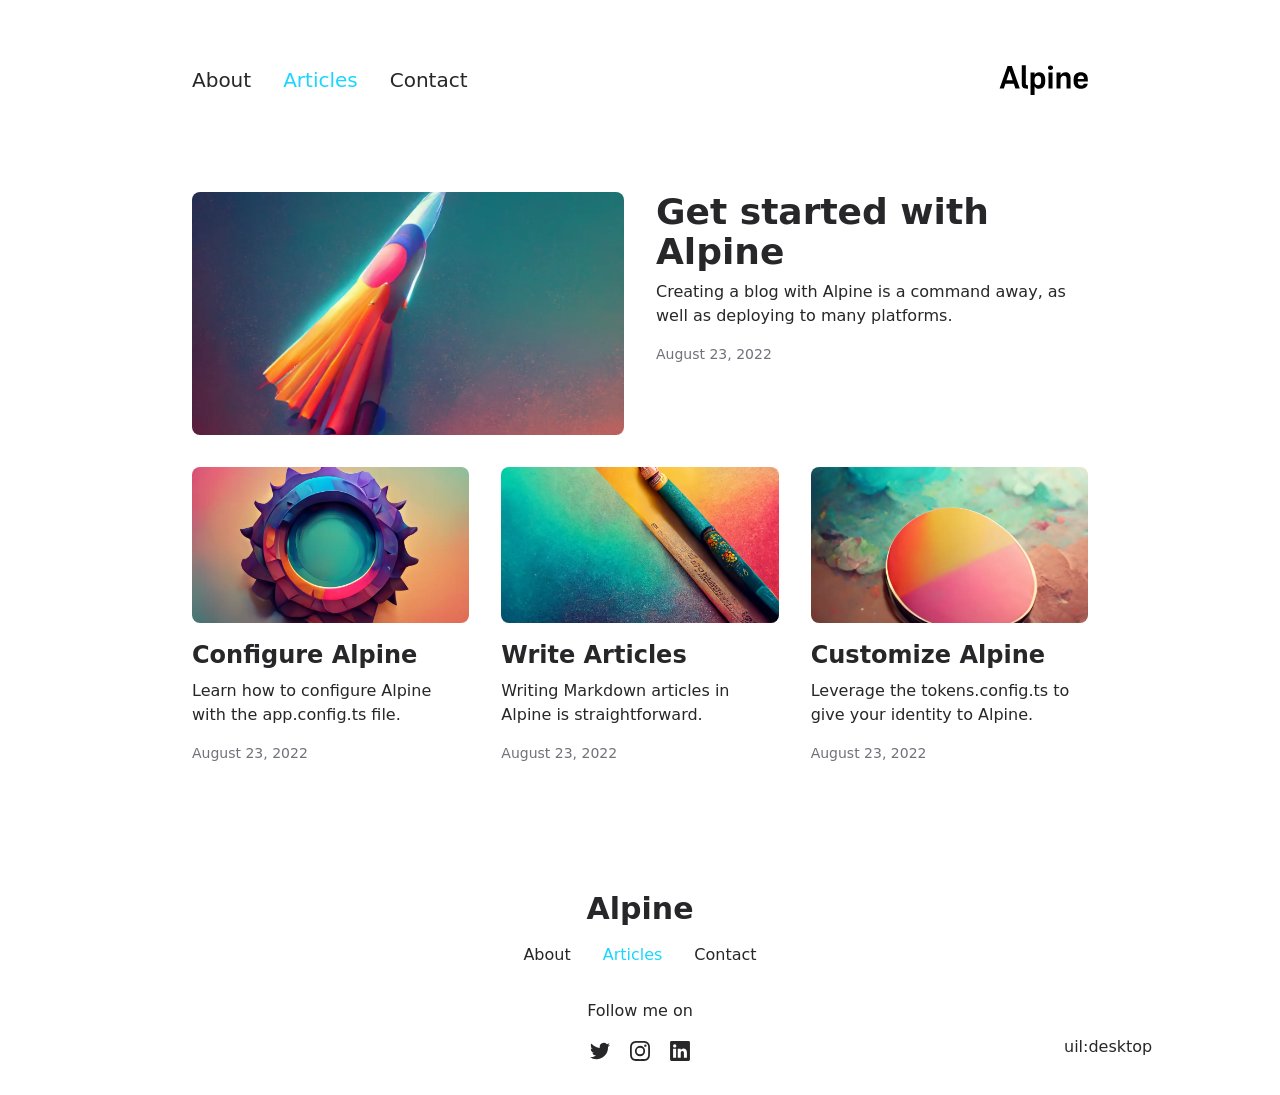
<file: articles/index.html>
<!DOCTYPE html><html  lang="en"><head><meta charset="utf-8">
<meta name="viewport" content="width=device-width, initial-scale=1">
<title>Articles</title>
<meta name="twitter:card" content="summary_large_image">
<meta name="description" content="The minimalist blog theme">
<meta property="og:description" content="The minimalist blog theme">
<meta property="og:image" content="/social-card-preview.png">
<meta property="og:image:width" content="400">
<meta property="og:image:height" content="300">
<meta property="og:image:alt" content="An image showcasing my project.">
<meta property="og:title" content="Articles">
<link rel="preload" as="fetch" crossorigin="anonymous" href="/articles/_payload.json?3f907058-0580-4bb3-8e6e-5ffc7ea80695">
<link rel="stylesheet" href="/_nuxt/entry.Fabdb7UU.css">
<link rel="stylesheet" href="/_nuxt/DocumentDrivenNotFound.EmPe0iLQ.css">
<link rel="stylesheet" href="/_nuxt/ArticlesList.C5Js3sqo.css">
<link rel="stylesheet" href="/_nuxt/ArticlesListItem.C5UOCxqz.css">
<link rel="stylesheet" href="/_nuxt/ProseA.D6qrGdJl.css">
<link rel="stylesheet" href="/_nuxt/ProseCodeInline.r04dgH4V.css">
<link rel="modulepreload" as="script" crossorigin href="/_nuxt/DMdeBn5D.js">
<link rel="modulepreload" as="script" crossorigin href="/_nuxt/D6yMFm-E.js">
<link rel="modulepreload" as="script" crossorigin href="/_nuxt/D_4o8Fun.js">
<link rel="modulepreload" as="script" crossorigin href="/_nuxt/DX_amwJl.js">
<link rel="modulepreload" as="script" crossorigin href="/_nuxt/Bey4xMtg.js">
<link rel="modulepreload" as="script" crossorigin href="/_nuxt/BhzlHURh.js">
<link rel="modulepreload" as="script" crossorigin href="/_nuxt/CXBlUd9X.js">
<link rel="modulepreload" as="script" crossorigin href="/_nuxt/DPCw38dw.js">
<link rel="modulepreload" as="script" crossorigin href="/_nuxt/DaT66DAF.js">
<link rel="modulepreload" as="script" crossorigin href="/_nuxt/DJoinu3E.js">
<link rel="modulepreload" as="script" crossorigin href="/_nuxt/CqY4LQjW.js">
<link rel="modulepreload" as="script" crossorigin href="/_nuxt/BcWussCh.js">
<link rel="modulepreload" as="script" crossorigin href="/_nuxt/CcKZ0bZJ.js">
<link rel="modulepreload" as="script" crossorigin href="/_nuxt/Di1fa5W8.js">
<link rel="modulepreload" as="script" crossorigin href="/_nuxt/BxconvG0.js">
<link rel="prefetch" as="style" href="/_nuxt/article.CTfgUnKM.css">
<link rel="prefetch" as="script" crossorigin href="/_nuxt/CwHeyZVY.js">
<link rel="prefetch" as="script" crossorigin href="/_nuxt/DXrHRgRJ.js">
<link rel="prefetch" as="script" crossorigin href="/_nuxt/BT-knOK8.js">
<link rel="prefetch" as="style" href="/_nuxt/useStudio.DtI_gTbu.css">
<link rel="prefetch" as="script" crossorigin href="/_nuxt/CKFq_0Ed.js">
<link rel="prefetch" as="style" href="/_nuxt/error-404.BgJ0DaSj.css">
<link rel="prefetch" as="script" crossorigin href="/_nuxt/CeciK8Zn.js">
<link rel="prefetch" as="style" href="/_nuxt/error-500.COJOQdl4.css">
<link rel="prefetch" as="script" crossorigin href="/_nuxt/BZuQqiHD.js">
<script type="module" src="/_nuxt/DMdeBn5D.js" crossorigin></script><style id="pinceau-runtime-hydratable">@media{.phy[--]{--puid:5z3e47-v;}.pv-ixjUA1{max-width:var(--elements-container-maxWidth);padding-left:var(--elements-container-padding-mobile);padding-right:var(--elements-container-padding-mobile);}@media (min-width: 475px){.pv-ixjUA1{padding-left:var(--elements-container-padding-xs);padding-right:var(--elements-container-padding-xs);}}@media (min-width: 640px){.pv-ixjUA1{padding-left:var(--elements-container-padding-sm);padding-right:var(--elements-container-padding-sm);}}@media (min-width: 768px){.pv-ixjUA1{padding-left:var(--elements-container-padding-md);padding-right:var(--elements-container-padding-md);}}} </style><style id="pinceau-theme">@media { :root {--pinceau-mq: initial; --alpine-readableLine: 68ch;--alpine-backdrop-backgroundColor: #f4f4f5b3;--prose-code-inline-padding: 0.2rem 0.375rem 0.2rem 0.375rem;--prose-code-block-backdropFilter: contrast(1);--prose-code-block-border-style: solid;--prose-code-block-border-width: 1px;--prose-tbody-tr-borderBottom-style: dashed;--prose-tbody-tr-borderBottom-width: 1px;--prose-th-textAlign: inherit;--prose-thead-borderBottom-style: solid;--prose-thead-borderBottom-width: 1px;--prose-thead-border-style: solid;--prose-thead-border-width: 0px;--prose-table-textAlign: start;--prose-hr-width: 1px;--prose-hr-style: solid;--prose-li-listStylePosition: outside;--prose-ol-li-markerColor: currentColor;--prose-ol-paddingInlineStart: 21px;--prose-ol-listStyleType: decimal;--prose-ul-li-markerColor: currentColor;--prose-ul-paddingInlineStart: 21px;--prose-ul-listStyleType: disc;--prose-blockquote-border-style: solid;--prose-blockquote-border-width: 4px;--prose-blockquote-quotes: '201C' '201D' '2018' '2019';--prose-blockquote-paddingInlineStart: 24px;--prose-a-code-color-hover: currentColor;--prose-a-code-color-static: currentColor;--prose-a-hasCode-borderBottom: none;--prose-a-border-distance: 2px;--prose-a-border-color-hover: currentColor;--prose-a-border-color-static: currentColor;--prose-a-border-style-hover: solid;--prose-a-border-style-static: dashed;--prose-a-border-width: 1px;--prose-a-color-static: inherit;--prose-a-textDecoration: none;--prose-h6-margin: 3rem 0 2rem;--prose-h5-margin: 3rem 0 2rem;--prose-h4-margin: 3rem 0 2rem;--prose-h3-margin: 3rem 0 2rem;--prose-h2-margin: 3rem 0 2rem;--prose-h1-margin: 0 0 2rem;--prose-p-fontSize: 18px;--typography-lead-loose: 2;--typography-lead-relaxed: 1.625;--typography-lead-normal: 1.5;--typography-lead-snug: 1.375;--typography-lead-tight: 1.25;--typography-lead-none: 1;--typography-lead-10: 2.5rem;--typography-lead-9: 2.25rem;--typography-lead-8: 2rem;--typography-lead-7: 1.75rem;--typography-lead-6: 1.5rem;--typography-lead-5: 1.25rem;--typography-lead-4: 1rem;--typography-lead-3: .75rem;--typography-lead-2: .5rem;--typography-lead-1: .025rem;--typography-fontWeight-black: 900;--typography-fontWeight-extrabold: 800;--typography-fontWeight-bold: 700;--typography-fontWeight-semibold: 600;--typography-fontWeight-medium: 500;--typography-fontWeight-normal: 400;--typography-fontWeight-light: 300;--typography-fontWeight-extralight: 200;--typography-fontWeight-thin: 100;--typography-fontSize-9xl: 128px;--typography-fontSize-8xl: 96px;--typography-fontSize-7xl: 72px;--typography-fontSize-6xl: 60px;--typography-fontSize-5xl: 48px;--typography-fontSize-4xl: 36px;--typography-fontSize-3xl: 30px;--typography-fontSize-2xl: 24px;--typography-fontSize-xl: 20px;--typography-fontSize-lg: 18px;--typography-fontSize-base: 16px;--typography-fontSize-sm: 14px;--typography-fontSize-xs: 12px;--typography-letterSpacing-wide: 0.025em;--typography-letterSpacing-tight: -0.025em;--typography-verticalMargin-base: 24px;--typography-verticalMargin-sm: 16px;--elements-border-secondary-hover: [object Object];--elements-backdrop-background: #fffc;--elements-backdrop-filter: saturate(200%) blur(20px);--elements-container-maxWidth: 64rem;--lead-loose: 2;--lead-relaxed: 1.625;--lead-normal: 1.5;--lead-snug: 1.375;--lead-tight: 1.25;--lead-none: 1;--lead-10: 2.5rem;--lead-9: 2.25rem;--lead-8: 2rem;--lead-7: 1.75rem;--lead-6: 1.5rem;--lead-5: 1.25rem;--lead-4: 1rem;--lead-3: .75rem;--lead-2: .5rem;--lead-1: .025rem;--letterSpacing-widest: 0.1em;--letterSpacing-wider: 0.05em;--letterSpacing-wide: 0.025em;--letterSpacing-normal: 0em;--letterSpacing-tight: -0.025em;--letterSpacing-tighter: -0.05em;--fontSize-9xl: 8rem;--fontSize-8xl: 6rem;--fontSize-7xl: 4.5rem;--fontSize-6xl: 3.75rem;--fontSize-5xl: 3rem;--fontSize-4xl: 2.25rem;--fontSize-3xl: 1.875rem;--fontSize-2xl: 1.5rem;--fontSize-xl: 1.25rem;--fontSize-lg: 1.125rem;--fontSize-base: 1rem;--fontSize-sm: 0.875rem;--fontSize-xs: 0.75rem;--fontWeight-black: 900;--fontWeight-extrabold: 800;--fontWeight-bold: 700;--fontWeight-semibold: 600;--fontWeight-medium: 500;--fontWeight-normal: 400;--fontWeight-light: 300;--fontWeight-extralight: 200;--fontWeight-thin: 100;--font-mono: ui-monospace, SFMono-Regular, Menlo, Monaco, Consolas, Liberation Mono, Courier New, monospace;--font-serif: ui-serif, Georgia, Cambria, Times New Roman, Times, serif;--font-sans: ui-sans-serif, system-ui, -apple-system, BlinkMacSystemFont, Segoe UI, Roboto, Helvetica Neue, Arial, Noto Sans, sans-serif, Apple Color Emoji, Segoe UI Emoji, Segoe UI Symbol, Noto Color Emoji;--opacity-total: 1;--opacity-high: 0.8;--opacity-medium: 0.5;--opacity-soft: 0.3;--opacity-light: 0.15;--opacity-bright: 0.1;--opacity-noOpacity: 0;--borderWidth-lg: 3px;--borderWidth-md: 2px;--borderWidth-sm: 1px;--borderWidth-noBorder: 0;--space-rem-875: 0.875rem;--space-rem-625: 0.625rem;--space-rem-375: 0.375rem;--space-rem-125: 0.125rem;--space-px: 1px;--space-128: 32rem;--space-96: 24rem;--space-80: 20rem;--space-72: 18rem;--space-64: 16rem;--space-60: 15rem;--space-56: 14rem;--space-52: 13rem;--space-48: 12rem;--space-44: 11rem;--space-40: 10rem;--space-36: 9rem;--space-32: 8rem;--space-28: 7rem;--space-24: 6rem;--space-20: 5rem;--space-16: 4rem;--space-14: 3.5rem;--space-12: 3rem;--space-11: 2.75rem;--space-10: 2.5rem;--space-9: 2.25rem;--space-8: 2rem;--space-7: 1.75rem;--space-6: 1.5rem;--space-5: 1.25rem;--space-4: 1rem;--space-3: 0.75rem;--space-2: 0.5rem;--space-1: 0.25rem;--space-0: 0px;--size-full: 100%;--size-7xl: 80rem;--size-6xl: 72rem;--size-5xl: 64rem;--size-4xl: 56rem;--size-3xl: 48rem;--size-2xl: 42rem;--size-xl: 36rem;--size-lg: 32rem;--size-md: 28rem;--size-sm: 24rem;--size-xs: 20rem;--size-200: 200px;--size-104: 104px;--size-80: 80px;--size-64: 64px;--size-56: 56px;--size-48: 48px;--size-40: 40px;--size-32: 32px;--size-24: 24px;--size-20: 20px;--size-16: 16px;--size-12: 12px;--size-8: 8px;--size-6: 6px;--size-4: 4px;--size-2: 2px;--size-0: 0px;--radii-full: 9999px;--radii-3xl: 1.75rem;--radii-2xl: 1.5rem;--radii-xl: 1rem;--radii-lg: 0.75rem;--radii-md: 0.5rem;--radii-sm: 0.375rem;--radii-xs: 0.25rem;--radii-2xs: 0.125rem;--radii-none: 0px;--shadow-none: 0px 0px 0px 0px transparent;--shadow-lg: 0px 10px 15px -3px #000000, 0px 4px 6px -4px #000000;--shadow-md: 0px 4px 6px -1px #000000, 0px 2px 4px -2px #000000;--shadow-sm: 0px 1px 3px 0px #000000, 0px 1px 2px -1px #000000;--shadow-xs: 0px 1px 2px 0px #000000;--height-screen: 100vh;--width-screen: 100vw;--color-primary-900: #002e38;--color-primary-800: #005c70;--color-primary-700: #008aa9;--color-primary-600: #00b9e1;--color-primary-500: #1ad6ff;--color-primary-400: #40ddff;--color-primary-300: #66e4ff;--color-primary-200: #8deaff;--color-primary-100: #b3f1ff;--color-primary-50: #d9f8ff;--color-ruby-900: #380011;--color-ruby-800: #700021;--color-ruby-700: #a90032;--color-ruby-600: #e10043;--color-ruby-500: #ff1a5e;--color-ruby-400: #ff4079;--color-ruby-300: #ff6694;--color-ruby-200: #ff8dae;--color-ruby-100: #ffb3c9;--color-ruby-50: #ffd9e4;--color-pink-900: #380025;--color-pink-800: #70004b;--color-pink-700: #a90070;--color-pink-600: #e10095;--color-pink-500: #ff1ab2;--color-pink-400: #ff40bf;--color-pink-300: #ff66cc;--color-pink-200: #ff8dd8;--color-pink-100: #ffb3e5;--color-pink-50: #ffd9f2;--color-purple-900: #190038;--color-purple-800: #330070;--color-purple-700: #4c00a9;--color-purple-600: #6500e1;--color-purple-500: #811aff;--color-purple-400: #9640ff;--color-purple-300: #ab66ff;--color-purple-200: #c08dff;--color-purple-100: #d5b3ff;--color-purple-50: #ead9ff;--color-royalblue-900: #0b0531;--color-royalblue-800: #160a62;--color-royalblue-700: #211093;--color-royalblue-600: #2c15c4;--color-royalblue-500: #4127e8;--color-royalblue-400: #614bec;--color-royalblue-300: #806ff0;--color-royalblue-200: #a093f3;--color-royalblue-100: #c0b7f7;--color-royalblue-50: #dfdbfb;--color-indigoblue-900: #001238;--color-indigoblue-800: #002370;--color-indigoblue-700: #0035a9;--color-indigoblue-600: #0047e1;--color-indigoblue-500: #1a62ff;--color-indigoblue-400: #407cff;--color-indigoblue-300: #6696ff;--color-indigoblue-200: #8db0ff;--color-indigoblue-100: #b3cbff;--color-indigoblue-50: #d9e5ff;--color-blue-900: #002438;--color-blue-800: #004870;--color-blue-700: #006ca9;--color-blue-600: #0090e1;--color-blue-500: #1aadff;--color-blue-400: #40bbff;--color-blue-300: #66c8ff;--color-blue-200: #8dd6ff;--color-blue-100: #b3e4ff;--color-blue-50: #d9f1ff;--color-lightblue-900: #002e38;--color-lightblue-800: #005c70;--color-lightblue-700: #008aa9;--color-lightblue-600: #00b9e1;--color-lightblue-500: #1ad6ff;--color-lightblue-400: #40ddff;--color-lightblue-300: #66e4ff;--color-lightblue-200: #8deaff;--color-lightblue-100: #b3f1ff;--color-lightblue-50: #d9f8ff;--color-teal-900: #062a28;--color-teal-800: #0b544f;--color-teal-700: #117d77;--color-teal-600: #16a79e;--color-teal-500: #1cd1c6;--color-teal-400: #36e4da;--color-teal-300: #5fe9e1;--color-teal-200: #87efe9;--color-teal-100: #aff4f0;--color-teal-50: #d7faf8;--color-pear-900: #2a2b09;--color-pear-800: #545512;--color-pear-700: #7e801b;--color-pear-600: #a8aa24;--color-pear-500: #d0d32f;--color-pear-400: #d8da52;--color-pear-300: #e0e274;--color-pear-200: #e8e997;--color-pear-100: #eff0ba;--color-pear-50: #f7f8dc;--color-red-900: #380300;--color-red-800: #700700;--color-red-700: #a90a00;--color-red-600: #e10e00;--color-red-500: #ff281a;--color-red-400: #ff4c40;--color-red-300: #ff7066;--color-red-200: #ff948d;--color-red-100: #ffb7b3;--color-red-50: #ffdbd9;--color-orange-900: #381800;--color-orange-800: #702f00;--color-orange-700: #a94700;--color-orange-600: #e15e00;--color-orange-500: #ff7a1a;--color-orange-400: #ff9040;--color-orange-300: #ffa666;--color-orange-200: #ffbd8d;--color-orange-100: #ffd3b3;--color-orange-50: #ffe9d9;--color-yellow-900: #362b03;--color-yellow-800: #6d5605;--color-yellow-700: #a38108;--color-yellow-600: #daac0a;--color-yellow-500: #f5c828;--color-yellow-400: #f7d14c;--color-yellow-300: #f8da70;--color-yellow-200: #fae393;--color-yellow-100: #fcedb7;--color-yellow-50: #fdf6db;--color-green-900: #003f25;--color-green-800: #005e38;--color-green-700: #007e4a;--color-green-600: #009d5d;--color-green-500: #00bd6f;--color-green-400: #00dc82;--color-green-300: #30ffaa;--color-green-200: #83ffcc;--color-green-100: #acffdd;--color-green-50: #d6ffee;--color-gray-900: #18181B;--color-gray-800: #27272A;--color-gray-700: #3f3f46;--color-gray-600: #52525B;--color-gray-500: #71717A;--color-gray-400: #a1a1aa;--color-gray-300: #D4d4d8;--color-gray-200: #e4e4e7;--color-gray-100: #f4f4f5;--color-gray-50: #fafafa;--color-black: #0c0c0d;--color-white: #FFFFFF;--media-portrait: only screen and (orientation: portrait);--media-landscape: only screen and (orientation: landscape);--media-rm: (prefers-reduced-motion: reduce);--media-2xl: (min-width: 1536px);--media-xl: (min-width: 1280px);--media-lg: (min-width: 1024px);--media-md: (min-width: 768px);--media-sm: (min-width: 640px);--media-xs: (min-width: 475px);--alpine-body-color: var(--color-gray-800);--alpine-body-backgroundColor: var(--color-white);--prose-code-inline-fontWeight: var(--typography-fontWeight-normal);--prose-code-inline-fontSize: var(--typography-fontSize-sm);--prose-code-inline-borderRadius: var(--radii-xs);--prose-code-block-pre-padding: var(--typography-verticalMargin-sm);--prose-code-block-margin: var(--typography-verticalMargin-base) 0;--prose-code-block-fontSize: var(--typography-fontSize-sm);--prose-tbody-code-inline-fontSize: var(--typography-fontSize-sm);--prose-tbody-td-padding: var(--typography-verticalMargin-sm);--prose-th-fontWeight: var(--typography-fontWeight-semibold);--prose-th-padding: 0 var(--typography-verticalMargin-sm) var(--typography-verticalMargin-sm) var(--typography-verticalMargin-sm);--prose-table-lineHeight: var(--typography-lead-6);--prose-table-fontSize: var(--typography-fontSize-sm);--prose-table-margin: var(--typography-verticalMargin-base) 0;--prose-hr-margin: var(--typography-verticalMargin-base) 0;--prose-li-margin: var(--typography-verticalMargin-sm) 0;--prose-ol-margin: var(--typography-verticalMargin-base) 0;--prose-ul-margin: var(--typography-verticalMargin-base) 0;--prose-blockquote-margin: var(--typography-verticalMargin-base) 0;--prose-a-code-border-style: var(--prose-a-border-style-static);--prose-a-code-border-width: var(--prose-a-border-width);--prose-a-fontWeight: var(--typography-fontWeight-medium);--prose-img-margin: var(--typography-verticalMargin-base) 0;--prose-strong-fontWeight: var(--typography-fontWeight-semibold);--prose-h6-iconSize: var(--typography-fontSize-base);--prose-h6-fontWeight: var(--typography-fontWeight-semibold);--prose-h6-lineHeight: var(--typography-lead-normal);--prose-h6-fontSize: var(--typography-fontSize-lg);--prose-h5-iconSize: var(--typography-fontSize-lg);--prose-h5-fontWeight: var(--typography-fontWeight-semibold);--prose-h5-lineHeight: var(--typography-lead-snug);--prose-h5-fontSize: var(--typography-fontSize-xl);--prose-h4-iconSize: var(--typography-fontSize-lg);--prose-h4-letterSpacing: var(--typography-letterSpacing-tight);--prose-h4-fontWeight: var(--typography-fontWeight-semibold);--prose-h4-lineHeight: var(--typography-lead-snug);--prose-h4-fontSize: var(--typography-fontSize-2xl);--prose-h3-iconSize: var(--typography-fontSize-xl);--prose-h3-letterSpacing: var(--typography-letterSpacing-tight);--prose-h3-fontWeight: var(--typography-fontWeight-semibold);--prose-h3-lineHeight: var(--typography-lead-snug);--prose-h3-fontSize: var(--typography-fontSize-3xl);--prose-h2-iconSize: var(--typography-fontSize-2xl);--prose-h2-letterSpacing: var(--typography-letterSpacing-tight);--prose-h2-fontWeight: var(--typography-fontWeight-semibold);--prose-h2-lineHeight: var(--typography-lead-tight);--prose-h2-fontSize: var(--typography-fontSize-4xl);--prose-h1-iconSize: var(--typography-fontSize-3xl);--prose-h1-letterSpacing: var(--typography-letterSpacing-tight);--prose-h1-fontWeight: var(--typography-fontWeight-bold);--prose-h1-lineHeight: var(--typography-lead-tight);--prose-h1-fontSize: var(--typography-fontSize-5xl);--prose-p-br-margin: var(--typography-verticalMargin-base) 0 0 0;--prose-p-margin: var(--typography-verticalMargin-base) 0;--prose-p-lineHeight: var(--typography-lead-normal);--typography-color-primary-900: var(--color-primary-900);--typography-color-primary-800: var(--color-primary-800);--typography-color-primary-700: var(--color-primary-700);--typography-color-primary-600: var(--color-primary-600);--typography-color-primary-500: var(--color-primary-500);--typography-color-primary-400: var(--color-primary-400);--typography-color-primary-300: var(--color-primary-300);--typography-color-primary-200: var(--color-primary-200);--typography-color-primary-100: var(--color-primary-100);--typography-color-primary-50: var(--color-primary-50);--typography-font-code: var(--font-mono);--typography-font-body: var(--font-sans);--typography-font-display: var(--font-sans);--typography-body-backgroundColor: var(--color-white);--typography-body-color: var(--color-black);--elements-state-danger-borderColor-secondary: var(--color-red-200);--elements-state-danger-borderColor-primary: var(--color-red-100);--elements-state-danger-backgroundColor-secondary: var(--color-red-100);--elements-state-danger-backgroundColor-primary: var(--color-red-50);--elements-state-danger-color-secondary: var(--color-red-600);--elements-state-danger-color-primary: var(--color-red-500);--elements-state-warning-borderColor-secondary: var(--color-yellow-200);--elements-state-warning-borderColor-primary: var(--color-yellow-100);--elements-state-warning-backgroundColor-secondary: var(--color-yellow-100);--elements-state-warning-backgroundColor-primary: var(--color-yellow-50);--elements-state-warning-color-secondary: var(--color-yellow-700);--elements-state-warning-color-primary: var(--color-yellow-600);--elements-state-success-borderColor-secondary: var(--color-green-200);--elements-state-success-borderColor-primary: var(--color-green-100);--elements-state-success-backgroundColor-secondary: var(--color-green-100);--elements-state-success-backgroundColor-primary: var(--color-green-50);--elements-state-success-color-secondary: var(--color-green-600);--elements-state-success-color-primary: var(--color-green-500);--elements-state-info-borderColor-secondary: var(--color-blue-200);--elements-state-info-borderColor-primary: var(--color-blue-100);--elements-state-info-backgroundColor-secondary: var(--color-blue-100);--elements-state-info-backgroundColor-primary: var(--color-blue-50);--elements-state-info-color-secondary: var(--color-blue-600);--elements-state-info-color-primary: var(--color-blue-500);--elements-state-primary-borderColor-secondary: var(--color-primary-200);--elements-state-primary-borderColor-primary: var(--color-primary-100);--elements-state-primary-backgroundColor-secondary: var(--color-primary-100);--elements-state-primary-backgroundColor-primary: var(--color-primary-50);--elements-state-primary-color-secondary: var(--color-primary-700);--elements-state-primary-color-primary: var(--color-primary-600);--elements-surface-secondary-backgroundColor: var(--color-gray-200);--elements-surface-primary-backgroundColor: var(--color-gray-100);--elements-surface-background-base: var(--color-gray-100);--elements-border-secondary-static: var(--color-gray-200);--elements-border-primary-hover: var(--color-gray-200);--elements-border-primary-static: var(--color-gray-100);--elements-container-padding-md: var(--space-16);--elements-container-padding-sm: var(--space-12);--elements-container-padding-xs: var(--space-8);--elements-container-padding-mobile: var(--space-6);--elements-text-secondary-color-hover: var(--color-gray-700);--elements-text-secondary-color-static: var(--color-gray-500);--elements-text-primary-color-static: var(--color-gray-900);--text-6xl-lineHeight: var(--lead-none);--text-6xl-fontSize: var(--fontSize-6xl);--text-5xl-lineHeight: var(--lead-none);--text-5xl-fontSize: var(--fontSize-5xl);--text-4xl-lineHeight: var(--lead-10);--text-4xl-fontSize: var(--fontSize-4xl);--text-3xl-lineHeight: var(--lead-9);--text-3xl-fontSize: var(--fontSize-3xl);--text-2xl-lineHeight: var(--lead-8);--text-2xl-fontSize: var(--fontSize-2xl);--text-xl-lineHeight: var(--lead-7);--text-xl-fontSize: var(--fontSize-xl);--text-lg-lineHeight: var(--lead-7);--text-lg-fontSize: var(--fontSize-lg);--text-base-lineHeight: var(--lead-6);--text-base-fontSize: var(--fontSize-base);--text-sm-lineHeight: var(--lead-5);--text-sm-fontSize: var(--fontSize-sm);--text-xs-lineHeight: var(--lead-4);--text-xs-fontSize: var(--fontSize-xs);--shadow-2xl: 0px 25px 50px -12px var(--color-gray-900);--shadow-xl: 0px 20px 25px -5px var(--color-gray-400), 0px 8px 10px -6px #000000;--color-secondary-900: var(--color-gray-900);--color-secondary-800: var(--color-gray-800);--color-secondary-700: var(--color-gray-700);--color-secondary-600: var(--color-gray-600);--color-secondary-500: var(--color-gray-500);--color-secondary-400: var(--color-gray-400);--color-secondary-300: var(--color-gray-300);--color-secondary-200: var(--color-gray-200);--color-secondary-100: var(--color-gray-100);--color-secondary-50: var(--color-gray-50);--prose-a-code-background-hover: var(--typography-color-primary-50);--prose-a-code-border-color-hover: var(--typography-color-primary-500);--prose-a-color-hover: var(--typography-color-primary-500);--typography-color-secondary-900: var(--color-secondary-900);--typography-color-secondary-800: var(--color-secondary-800);--typography-color-secondary-700: var(--color-secondary-700);--typography-color-secondary-600: var(--color-secondary-600);--typography-color-secondary-500: var(--color-secondary-500);--typography-color-secondary-400: var(--color-secondary-400);--typography-color-secondary-300: var(--color-secondary-300);--typography-color-secondary-200: var(--color-secondary-200);--typography-color-secondary-100: var(--color-secondary-100);--typography-color-secondary-50: var(--color-secondary-50);--prose-code-inline-backgroundColor: var(--typography-color-secondary-100);--prose-code-inline-color: var(--typography-color-secondary-700);--prose-code-block-backgroundColor: var(--typography-color-secondary-100);--prose-code-block-color: var(--typography-color-secondary-700);--prose-code-block-border-color: var(--typography-color-secondary-200);--prose-tbody-tr-borderBottom-color: var(--typography-color-secondary-200);--prose-th-color: var(--typography-color-secondary-600);--prose-thead-borderBottom-color: var(--typography-color-secondary-200);--prose-thead-border-color: var(--typography-color-secondary-300);--prose-hr-color: var(--typography-color-secondary-200);--prose-blockquote-border-color: var(--typography-color-secondary-200);--prose-blockquote-color: var(--typography-color-secondary-500);--prose-a-code-border-color-static: var(--typography-color-secondary-400); } }@media { :root.dark {--pinceau-mq: dark; --alpine-backdrop-backgroundColor: #18181bb3;--prose-code-block-backdropFilter: contrast(1);--prose-ol-li-markerColor: currentColor;--prose-ul-li-markerColor: currentColor;--prose-a-code-color-hover: currentColor;--prose-a-code-color-static: currentColor;--prose-a-border-color-hover: currentColor;--prose-a-border-color-static: currentColor;--prose-a-color-static: inherit;--elements-backdrop-background: #0c0d0ccc;--alpine-body-color: var(--color-gray-200);--alpine-body-backgroundColor: var(--color-black);--typography-body-backgroundColor: var(--color-black);--typography-body-color: var(--color-white);--elements-state-danger-borderColor-secondary: var(--color-red-700);--elements-state-danger-borderColor-primary: var(--color-red-800);--elements-state-danger-backgroundColor-secondary: var(--color-red-800);--elements-state-danger-backgroundColor-primary: var(--color-red-900);--elements-state-danger-color-secondary: var(--color-red-200);--elements-state-danger-color-primary: var(--color-red-300);--elements-state-warning-borderColor-secondary: var(--color-yellow-700);--elements-state-warning-borderColor-primary: var(--color-yellow-800);--elements-state-warning-backgroundColor-secondary: var(--color-yellow-800);--elements-state-warning-backgroundColor-primary: var(--color-yellow-900);--elements-state-warning-color-secondary: var(--color-yellow-200);--elements-state-warning-color-primary: var(--color-yellow-400);--elements-state-success-borderColor-secondary: var(--color-green-700);--elements-state-success-borderColor-primary: var(--color-green-800);--elements-state-success-backgroundColor-secondary: var(--color-green-800);--elements-state-success-backgroundColor-primary: var(--color-green-900);--elements-state-success-color-secondary: var(--color-green-200);--elements-state-success-color-primary: var(--color-green-400);--elements-state-info-borderColor-secondary: var(--color-blue-700);--elements-state-info-borderColor-primary: var(--color-blue-800);--elements-state-info-backgroundColor-secondary: var(--color-blue-800);--elements-state-info-backgroundColor-primary: var(--color-blue-900);--elements-state-info-color-secondary: var(--color-blue-200);--elements-state-info-color-primary: var(--color-blue-400);--elements-state-primary-borderColor-secondary: var(--color-primary-700);--elements-state-primary-borderColor-primary: var(--color-primary-800);--elements-state-primary-backgroundColor-secondary: var(--color-primary-800);--elements-state-primary-backgroundColor-primary: var(--color-primary-900);--elements-state-primary-color-secondary: var(--color-primary-200);--elements-state-primary-color-primary: var(--color-primary-400);--elements-surface-secondary-backgroundColor: var(--color-gray-800);--elements-surface-primary-backgroundColor: var(--color-gray-900);--elements-surface-background-base: var(--color-gray-900);--elements-border-secondary-static: var(--color-gray-800);--elements-border-primary-hover: var(--color-gray-800);--elements-border-primary-static: var(--color-gray-900);--elements-text-secondary-color-hover: var(--color-gray-200);--elements-text-secondary-color-static: var(--color-gray-400);--elements-text-primary-color-static: var(--color-gray-50);--prose-a-code-background-hover: var(--typography-color-primary-900);--prose-a-code-border-color-hover: var(--typography-color-primary-600);--prose-a-color-hover: var(--typography-color-primary-400);--prose-code-inline-backgroundColor: var(--typography-color-secondary-800);--prose-code-inline-color: var(--typography-color-secondary-200);--prose-code-block-backgroundColor: var(--typography-color-secondary-900);--prose-code-block-color: var(--typography-color-secondary-200);--prose-code-block-border-color: var(--typography-color-secondary-800);--prose-tbody-tr-borderBottom-color: var(--typography-color-secondary-800);--prose-th-color: var(--typography-color-secondary-400);--prose-thead-borderBottom-color: var(--typography-color-secondary-800);--prose-thead-border-color: var(--typography-color-secondary-600);--prose-hr-color: var(--typography-color-secondary-800);--prose-blockquote-border-color: var(--typography-color-secondary-700);--prose-blockquote-color: var(--typography-color-secondary-400);--prose-a-code-border-color-static: var(--typography-color-secondary-600); } }</style><script>"use strict";(()=>{const a=window,e=document.documentElement,c=window.localStorage,d=["dark","light"],n=c&&c.getItem&&c.getItem("nuxt-color-mode")||"system";let l=n==="system"?f():n;const i=e.getAttribute("data-color-mode-forced");i&&(l=i),r(l),a["__NUXT_COLOR_MODE__"]={preference:n,value:l,getColorScheme:f,addColorScheme:r,removeColorScheme:u};function r(o){const t=""+o+"",s="";e.classList?e.classList.add(t):e.className+=" "+t,s&&e.setAttribute("data-"+s,o)}function u(o){const t=""+o+"",s="";e.classList?e.classList.remove(t):e.className=e.className.replace(new RegExp(t,"g"),""),s&&e.removeAttribute("data-"+s)}function m(o){return a.matchMedia("(prefers-color-scheme"+o+")")}function f(){if(a.matchMedia&&m("").media!=="not all"){for(const o of d)if(m(":"+o).matches)return o}return"light"}})();
</script></head><body><div id="__nuxt"><div class="container pv-ixjUA1 pc-5z3e47 app-layout" data-v-6578eb63 data-v-89f7fa3c><!--[--><div class="nuxt-progress" style="width:0%;height:3px;opacity:0;background-size:Infinity% auto;" data-v-6578eb63></div><header class="right" data-v-6578eb63 data-v-19143a2f><div class="menu" data-v-19143a2f><button aria-label="Navigation Menu" data-v-19143a2f><svg width="24" height="24" viewBox="0 0 68 68" fill="currentColor" xmlns="http://www.w3.org/2000/svg" data-v-19143a2f><path d="M8 34C8 32.1362 8 31.2044 8.30448 30.4693C8.71046 29.4892 9.48915 28.7105 10.4693 28.3045C11.2044 28 12.1362 28 14 28C15.8638 28 16.7956 28 17.5307 28.3045C18.5108 28.7105 19.2895 29.4892 19.6955 30.4693C20 31.2044 20 32.1362 20 34C20 35.8638 20 36.7956 19.6955 37.5307C19.2895 38.5108 18.5108 39.2895 17.5307 39.6955C16.7956 40 15.8638 40 14 40C12.1362 40 11.2044 40 10.4693 39.6955C9.48915 39.2895 8.71046 38.5108 8.30448 37.5307C8 36.7956 8 35.8638 8 34Z" data-v-19143a2f></path><path d="M28 34C28 32.1362 28 31.2044 28.3045 30.4693C28.7105 29.4892 29.4892 28.7105 30.4693 28.3045C31.2044 28 32.1362 28 34 28C35.8638 28 36.7956 28 37.5307 28.3045C38.5108 28.7105 39.2895 29.4892 39.6955 30.4693C40 31.2044 40 32.1362 40 34C40 35.8638 40 36.7956 39.6955 37.5307C39.2895 38.5108 38.5108 39.2895 37.5307 39.6955C36.7956 40 35.8638 40 34 40C32.1362 40 31.2044 40 30.4693 39.6955C29.4892 39.2895 28.7105 38.5108 28.3045 37.5307C28 36.7956 28 35.8638 28 34Z" data-v-19143a2f></path><path d="M48 34C48 32.1362 48 31.2044 48.3045 30.4693C48.7105 29.4892 49.4892 28.7105 50.4693 28.3045C51.2044 28 52.1362 28 54 28C55.8638 28 56.7956 28 57.5307 28.3045C58.5108 28.7105 59.2895 29.4892 59.6955 30.4693C60 31.2044 60 32.1362 60 34C60 35.8638 60 36.7956 59.6955 37.5307C59.2895 38.5108 58.5108 39.2895 57.5307 39.6955C56.7956 40 55.8638 40 54 40C52.1362 40 51.2044 40 50.4693 39.6955C49.4892 39.2895 48.7105 38.5108 48.3045 37.5307C48 36.7956 48 35.8638 48 34Z" data-v-19143a2f></path></svg></button></div><div class="overlay" data-v-19143a2f><nav data-v-19143a2f data-v-cf6f472c><ul data-v-cf6f472c><!--[--><li data-v-cf6f472c><a href="/" class="" data-v-cf6f472c><span class="underline-fx" data-v-cf6f472c></span> About</a></li><li data-v-cf6f472c><a aria-current="page" href="/articles" class="router-link-active router-link-exact-active" data-v-cf6f472c><span class="underline-fx" data-v-cf6f472c></span> Articles</a></li><li data-v-cf6f472c><a href="/contact" class="" data-v-cf6f472c><span class="underline-fx" data-v-cf6f472c></span> Contact</a></li><!--]--></ul></nav></div><div class="logo" data-v-19143a2f><a href="/" class="" data-v-19143a2f><img src="/logo-dark.svg" class="dark-img" alt="alpine" width="89" height="31" data-v-19143a2f><img src="/logo.svg" class="light-img" alt="alpine" width="89" height="31" data-v-19143a2f></a></div><div class="main-nav" data-v-19143a2f><nav data-v-19143a2f data-v-cf6f472c><ul data-v-cf6f472c><!--[--><li data-v-cf6f472c><a href="/" class="" data-v-cf6f472c><span class="underline-fx" data-v-cf6f472c></span> About</a></li><li data-v-cf6f472c><a aria-current="page" href="/articles" class="router-link-active router-link-exact-active" data-v-cf6f472c><span class="underline-fx" data-v-cf6f472c></span> Articles</a></li><li data-v-cf6f472c><a href="/contact" class="" data-v-cf6f472c><span class="underline-fx" data-v-cf6f472c></span> Contact</a></li><!--]--></ul></nav></div></header><!--[--><div class="document-driven-page"><main><!--[--><div><div class="articles-list" data-v-fcda61d2><div class="featured" data-v-fcda61d2><article class="featured" data-v-fcda61d2 data-v-553f390f><div class="image" data-v-553f390f><!----><a href="/articles/get-started" class="" data-v-553f390f><img src="/articles/get-started.webp" alt="Get started with Alpine" width="16" height="9" data-v-553f390f></a></div><div class="content" data-v-553f390f><a href="/articles/get-started" class="headline" data-v-553f390f><h1 data-v-553f390f>Get started with Alpine</h1></a><p class="description" data-v-553f390f>Creating a blog with Alpine is a command away, as well as deploying to many platforms.</p><time data-v-553f390f>August 23, 2022</time></div></article></div><div class="layout" data-v-fcda61d2><!--[--><article class="" data-v-fcda61d2 data-v-553f390f><div class="image" data-v-553f390f><!----><a href="/articles/configure" class="" data-v-553f390f><img src="/articles/configure-alpine.webp" alt="Configure Alpine" width="16" height="9" data-v-553f390f></a></div><div class="content" data-v-553f390f><a href="/articles/configure" class="headline" data-v-553f390f><h1 data-v-553f390f>Configure Alpine</h1></a><p class="description" data-v-553f390f>Learn how to configure Alpine with the app.config.ts file.</p><time data-v-553f390f>August 23, 2022</time></div></article><article class="" data-v-fcda61d2 data-v-553f390f><div class="image" data-v-553f390f><!----><a href="/articles/write-articles" class="" data-v-553f390f><img src="/articles/write-articles.webp" alt="Write Articles" width="16" height="9" data-v-553f390f></a></div><div class="content" data-v-553f390f><a href="/articles/write-articles" class="headline" data-v-553f390f><h1 data-v-553f390f>Write Articles</h1></a><p class="description" data-v-553f390f>Writing Markdown articles in Alpine is straightforward.</p><time data-v-553f390f>August 23, 2022</time></div></article><article class="" data-v-fcda61d2 data-v-553f390f><div class="image" data-v-553f390f><!----><a href="/articles/design-tokens" class="" data-v-553f390f><img src="/articles/design-tokens.webp" alt="Customize Alpine" width="16" height="9" data-v-553f390f></a></div><div class="content" data-v-553f390f><a href="/articles/design-tokens" class="headline" data-v-553f390f><h1 data-v-553f390f>Customize Alpine</h1></a><p class="description" data-v-553f390f>Leverage the tokens.config.ts to give your identity to Alpine.</p><time data-v-553f390f>August 23, 2022</time></div></article><!--]--></div></div></div><!--]--></main></div><!--]--><footer class="center" data-v-6578eb63 data-v-53177074><a href="https://www.github.com/nuxt-themes/alpine" rel="noopener noreferrer" class="credits" data-v-53177074>Alpine</a><div class="navigation" data-v-53177074><nav data-v-53177074 data-v-cf6f472c><ul data-v-cf6f472c><!--[--><li data-v-cf6f472c><a href="/" class="" data-v-cf6f472c><span class="underline-fx" data-v-cf6f472c></span> About</a></li><li data-v-cf6f472c><a aria-current="page" href="/articles" class="router-link-active router-link-exact-active" data-v-cf6f472c><span class="underline-fx" data-v-cf6f472c></span> Articles</a></li><li data-v-cf6f472c><a href="/contact" class="" data-v-cf6f472c><span class="underline-fx" data-v-cf6f472c></span> Contact</a></li><!--]--></ul></nav></div><p class="message" data-v-53177074>Follow me on</p><div class="icons" data-v-53177074><div class="social" data-v-53177074><!--[--><a href="https://twitter.com/nuxtlabs" rel="noopener noreferrer" target="_blank" title="nuxtlabs" aria-label="nuxtlabs" data-v-e63dd99a><svg xmlns="http://www.w3.org/2000/svg" xmlns:xlink="http://www.w3.org/1999/xlink" aria-hidden="true" role="img" class="icon" data-v-e63dd99a style="" width="1em" height="1em" viewBox="0 0 24 24" data-v-2124ae3c><path fill="currentColor" d="M22 5.8a8.49 8.49 0 0 1-2.36.64a4.13 4.13 0 0 0 1.81-2.27a8.21 8.21 0 0 1-2.61 1a4.1 4.1 0 0 0-7 3.74a11.64 11.64 0 0 1-8.45-4.29a4.16 4.16 0 0 0-.55 2.07a4.09 4.09 0 0 0 1.82 3.41a4.05 4.05 0 0 1-1.86-.51v.05a4.1 4.1 0 0 0 3.3 4a3.93 3.93 0 0 1-1.1.17a4.9 4.9 0 0 1-.77-.07a4.11 4.11 0 0 0 3.83 2.84A8.22 8.22 0 0 1 3 18.34a7.93 7.93 0 0 1-1-.06a11.57 11.57 0 0 0 6.29 1.85A11.59 11.59 0 0 0 20 8.45v-.53a8.43 8.43 0 0 0 2-2.12"/></svg></a><a href="https://instagram.com/atinuxt" rel="noopener noreferrer" target="_blank" title="atinuxt" aria-label="atinuxt" data-v-e63dd99a><svg xmlns="http://www.w3.org/2000/svg" xmlns:xlink="http://www.w3.org/1999/xlink" aria-hidden="true" role="img" class="icon" data-v-e63dd99a style="" width="1em" height="1em" viewBox="0 0 24 24" data-v-2124ae3c><path fill="currentColor" d="M17.34 5.46a1.2 1.2 0 1 0 1.2 1.2a1.2 1.2 0 0 0-1.2-1.2m4.6 2.42a7.59 7.59 0 0 0-.46-2.43a4.94 4.94 0 0 0-1.16-1.77a4.7 4.7 0 0 0-1.77-1.15a7.3 7.3 0 0 0-2.43-.47C15.06 2 14.72 2 12 2s-3.06 0-4.12.06a7.3 7.3 0 0 0-2.43.47a4.78 4.78 0 0 0-1.77 1.15a4.7 4.7 0 0 0-1.15 1.77a7.3 7.3 0 0 0-.47 2.43C2 8.94 2 9.28 2 12s0 3.06.06 4.12a7.3 7.3 0 0 0 .47 2.43a4.7 4.7 0 0 0 1.15 1.77a4.78 4.78 0 0 0 1.77 1.15a7.3 7.3 0 0 0 2.43.47C8.94 22 9.28 22 12 22s3.06 0 4.12-.06a7.3 7.3 0 0 0 2.43-.47a4.7 4.7 0 0 0 1.77-1.15a4.85 4.85 0 0 0 1.16-1.77a7.59 7.59 0 0 0 .46-2.43c0-1.06.06-1.4.06-4.12s0-3.06-.06-4.12M20.14 16a5.61 5.61 0 0 1-.34 1.86a3.06 3.06 0 0 1-.75 1.15a3.19 3.19 0 0 1-1.15.75a5.61 5.61 0 0 1-1.86.34c-1 .05-1.37.06-4 .06s-3 0-4-.06a5.73 5.73 0 0 1-1.94-.3a3.27 3.27 0 0 1-1.1-.75a3 3 0 0 1-.74-1.15a5.54 5.54 0 0 1-.4-1.9c0-1-.06-1.37-.06-4s0-3 .06-4a5.54 5.54 0 0 1 .35-1.9A3 3 0 0 1 5 5a3.14 3.14 0 0 1 1.1-.8A5.73 5.73 0 0 1 8 3.86c1 0 1.37-.06 4-.06s3 0 4 .06a5.61 5.61 0 0 1 1.86.34a3.06 3.06 0 0 1 1.19.8a3.06 3.06 0 0 1 .75 1.1a5.61 5.61 0 0 1 .34 1.9c.05 1 .06 1.37.06 4s-.01 3-.06 4M12 6.87A5.13 5.13 0 1 0 17.14 12A5.12 5.12 0 0 0 12 6.87m0 8.46A3.33 3.33 0 1 1 15.33 12A3.33 3.33 0 0 1 12 15.33"/></svg></a><a href="https://www.linkedin.com/company/nuxtlabs" rel="noopener noreferrer" target="_blank" title="LinkedIn" aria-label="LinkedIn" data-v-e63dd99a><svg xmlns="http://www.w3.org/2000/svg" xmlns:xlink="http://www.w3.org/1999/xlink" aria-hidden="true" role="img" class="icon" data-v-e63dd99a style="" width="1em" height="1em" viewBox="0 0 24 24" data-v-2124ae3c><path fill="currentColor" d="M20.47 2H3.53a1.45 1.45 0 0 0-1.47 1.43v17.14A1.45 1.45 0 0 0 3.53 22h16.94a1.45 1.45 0 0 0 1.47-1.43V3.43A1.45 1.45 0 0 0 20.47 2M8.09 18.74h-3v-9h3ZM6.59 8.48a1.56 1.56 0 1 1 0-3.12a1.57 1.57 0 1 1 0 3.12m12.32 10.26h-3v-4.83c0-1.21-.43-2-1.52-2A1.65 1.65 0 0 0 12.85 13a2 2 0 0 0-.1.73v5h-3v-9h3V11a3 3 0 0 1 2.71-1.5c2 0 3.45 1.29 3.45 4.06Z"/></svg></a><!--]--></div><div class="color-mode-switch" data-v-53177074><button aria-label="Color Mode" data-v-53177074 data-v-c8f2f7f3><span data-v-c8f2f7f3></span></button></div></div></footer><!--]--></div></div><div id="teleports"></div><script type="application/json" id="__NUXT_DATA__" data-ssr="true" data-src="/articles/_payload.json?3f907058-0580-4bb3-8e6e-5ffc7ea80695">[{"state":1,"once":79,"_errors":81,"serverRendered":51,"path":7,"prerenderedAt":84},["Reactive",2],{"$sdd-pages":3,"$sdd-surrounds":29,"$sdd-globals":47,"$scolor-mode":49,"$sdd-navigation":52,"$sicons":70},["ShallowRef",4],["ShallowReactive",5],{"/articles":6},{"_path":7,"_dir":8,"_draft":9,"_partial":9,"_locale":8,"title":10,"description":8,"layout":11,"body":12,"_type":24,"_id":25,"_source":26,"_file":27,"_extension":28},"/articles","",false,"Articles","page",{"type":13,"children":14,"toc":21},"root",[15],{"type":16,"tag":17,"props":18,"children":20},"element","articles-list",{"path":19},"articles",[],{"title":8,"searchDepth":22,"depth":22,"links":23},2,[],"markdown","content:2.articles.md","content","2.articles.md","md",["ShallowRef",30],["ShallowReactive",31],{"/articles":32},[33,42],{"_path":34,"_dir":8,"_draft":9,"_partial":9,"_locale":8,"title":35,"description":36,"layout":37,"head":38,"_type":24,"_id":40,"_source":26,"_file":41,"_extension":28},"/","About","An open source blog theme powered by Nuxt.","default",{"title":39},"Alpine","content:1.index.md","1.index.md",{"_path":43,"_dir":8,"_draft":9,"_partial":9,"_locale":8,"title":44,"description":8,"layout":37,"_type":24,"_id":45,"_source":26,"_file":46,"_extension":28},"/contact","Contact","content:3.contact.md","3.contact.md",["ShallowRef",48],{},{"preference":50,"value":50,"unknown":51,"forced":9},"system",true,[53,54,69],{"title":35,"_path":34,"layout":37},{"title":10,"_path":7,"children":55,"layout":11},[56,60,63,66],{"title":57,"_path":58,"layout":59},"Get started with Alpine","/articles/get-started","article",{"title":61,"_path":62,"layout":59},"Configure Alpine","/articles/configure",{"title":64,"_path":65,"layout":59},"Write Articles","/articles/write-articles",{"title":67,"_path":68,"layout":59},"Customize Alpine","/articles/design-tokens",{"title":44,"_path":43,"layout":37},{"uil:twitter":71,"uil:instagram":75,"uil:linkedin":77},{"left":72,"top":72,"width":73,"height":73,"rotate":72,"vFlip":9,"hFlip":9,"body":74},0,24,"\u003Cpath fill=\"currentColor\" d=\"M22 5.8a8.49 8.49 0 0 1-2.36.64a4.13 4.13 0 0 0 1.81-2.27a8.21 8.21 0 0 1-2.61 1a4.1 4.1 0 0 0-7 3.74a11.64 11.64 0 0 1-8.45-4.29a4.16 4.16 0 0 0-.55 2.07a4.09 4.09 0 0 0 1.82 3.41a4.05 4.05 0 0 1-1.86-.51v.05a4.1 4.1 0 0 0 3.3 4a3.93 3.93 0 0 1-1.1.17a4.9 4.9 0 0 1-.77-.07a4.11 4.11 0 0 0 3.83 2.84A8.22 8.22 0 0 1 3 18.34a7.93 7.93 0 0 1-1-.06a11.57 11.57 0 0 0 6.29 1.85A11.59 11.59 0 0 0 20 8.45v-.53a8.43 8.43 0 0 0 2-2.12\"/>",{"left":72,"top":72,"width":73,"height":73,"rotate":72,"vFlip":9,"hFlip":9,"body":76},"\u003Cpath fill=\"currentColor\" d=\"M17.34 5.46a1.2 1.2 0 1 0 1.2 1.2a1.2 1.2 0 0 0-1.2-1.2m4.6 2.42a7.59 7.59 0 0 0-.46-2.43a4.94 4.94 0 0 0-1.16-1.77a4.7 4.7 0 0 0-1.77-1.15a7.3 7.3 0 0 0-2.43-.47C15.06 2 14.72 2 12 2s-3.06 0-4.12.06a7.3 7.3 0 0 0-2.43.47a4.78 4.78 0 0 0-1.77 1.15a4.7 4.7 0 0 0-1.15 1.77a7.3 7.3 0 0 0-.47 2.43C2 8.94 2 9.28 2 12s0 3.06.06 4.12a7.3 7.3 0 0 0 .47 2.43a4.7 4.7 0 0 0 1.15 1.77a4.78 4.78 0 0 0 1.77 1.15a7.3 7.3 0 0 0 2.43.47C8.94 22 9.28 22 12 22s3.06 0 4.12-.06a7.3 7.3 0 0 0 2.43-.47a4.7 4.7 0 0 0 1.77-1.15a4.85 4.85 0 0 0 1.16-1.77a7.59 7.59 0 0 0 .46-2.43c0-1.06.06-1.4.06-4.12s0-3.06-.06-4.12M20.14 16a5.61 5.61 0 0 1-.34 1.86a3.06 3.06 0 0 1-.75 1.15a3.19 3.19 0 0 1-1.15.75a5.61 5.61 0 0 1-1.86.34c-1 .05-1.37.06-4 .06s-3 0-4-.06a5.73 5.73 0 0 1-1.94-.3a3.27 3.27 0 0 1-1.1-.75a3 3 0 0 1-.74-1.15a5.54 5.54 0 0 1-.4-1.9c0-1-.06-1.37-.06-4s0-3 .06-4a5.54 5.54 0 0 1 .35-1.9A3 3 0 0 1 5 5a3.14 3.14 0 0 1 1.1-.8A5.73 5.73 0 0 1 8 3.86c1 0 1.37-.06 4-.06s3 0 4 .06a5.61 5.61 0 0 1 1.86.34a3.06 3.06 0 0 1 1.19.8a3.06 3.06 0 0 1 .75 1.1a5.61 5.61 0 0 1 .34 1.9c.05 1 .06 1.37.06 4s-.01 3-.06 4M12 6.87A5.13 5.13 0 1 0 17.14 12A5.12 5.12 0 0 0 12 6.87m0 8.46A3.33 3.33 0 1 1 15.33 12A3.33 3.33 0 0 1 12 15.33\"/>",{"left":72,"top":72,"width":73,"height":73,"rotate":72,"vFlip":9,"hFlip":9,"body":78},"\u003Cpath fill=\"currentColor\" d=\"M20.47 2H3.53a1.45 1.45 0 0 0-1.47 1.43v17.14A1.45 1.45 0 0 0 3.53 22h16.94a1.45 1.45 0 0 0 1.47-1.43V3.43A1.45 1.45 0 0 0 20.47 2M8.09 18.74h-3v-9h3ZM6.59 8.48a1.56 1.56 0 1 1 0-3.12a1.57 1.57 0 1 1 0 3.12m12.32 10.26h-3v-4.83c0-1.21-.43-2-1.52-2A1.65 1.65 0 0 0 12.85 13a2 2 0 0 0-.1.73v5h-3v-9h3V11a3 3 0 0 1 2.71-1.5c2 0 3.45 1.29 3.45 4.06Z\"/>",["Reactive",80],["Set"],["Reactive",82],{"articles":83},null,1717672218895]</script>
<script>window.__NUXT__={};window.__NUXT__.config={public:{FORMSPREE_URL:"",plausible:{hashMode:false,trackLocalhost:false,domain:"",apiHost:"https://plausible.io",autoPageviews:true,autoOutboundTracking:false},studio:{apiURL:"https://api.nuxt.studio",iframeMessagingAllowedOrigins:""},mdc:{components:{prose:true,map:{p:"prose-p",a:"prose-a",blockquote:"prose-blockquote","code-inline":"prose-code-inline",code:"ProseCodeInline",em:"prose-em",h1:"prose-h1",h2:"prose-h2",h3:"prose-h3",h4:"prose-h4",h5:"prose-h5",h6:"prose-h6",hr:"prose-hr",img:"prose-img",ul:"prose-ul",ol:"prose-ol",li:"prose-li",strong:"prose-strong",table:"prose-table",thead:"prose-thead",tbody:"prose-tbody",td:"prose-td",th:"prose-th",tr:"prose-tr"}},headings:{anchorLinks:{h1:false,h2:true,h3:true,h4:true,h5:false,h6:false}}},content:{locales:[],defaultLocale:"",integrity:1717672188859,experimental:{stripQueryParameters:false,advanceQuery:false,clientDB:false},respectPathCase:false,api:{baseURL:"/api/_content"},navigation:{fields:["navTitle","layout"]},tags:{p:"prose-p",a:"prose-a",blockquote:"prose-blockquote","code-inline":"prose-code-inline",code:"ProseCodeInline",em:"prose-em",h1:"prose-h1",h2:"prose-h2",h3:"prose-h3",h4:"prose-h4",h5:"prose-h5",h6:"prose-h6",hr:"prose-hr",img:"prose-img",ul:"prose-ul",ol:"prose-ol",li:"prose-li",strong:"prose-strong",table:"prose-table",thead:"prose-thead",tbody:"prose-tbody",td:"prose-td",th:"prose-th",tr:"prose-tr"},highlight:{theme:{default:"github-light",dark:"github-dark"},preload:["json","js","ts","html","css","vue","diff","shell","markdown","yaml","bash","ini","c","cpp"],highlighter:"shiki",langs:["js","jsx","json","ts","tsx","vue","css","html","vue","bash","md","mdc","yaml","json","js","ts","html","css","vue","diff","shell","markdown","yaml","bash","ini","c","cpp"]},wsUrl:"",documentDriven:{page:true,navigation:true,surround:true,globals:{},layoutFallbacks:["theme"],injectPage:true},host:"",trailingSlash:false,search:"",contentHead:true,anchorLinks:{depth:4,exclude:[1]}}},app:{baseURL:"/",buildAssetsDir:"/_nuxt/",cdnURL:""}}</script></body></html>
</file>
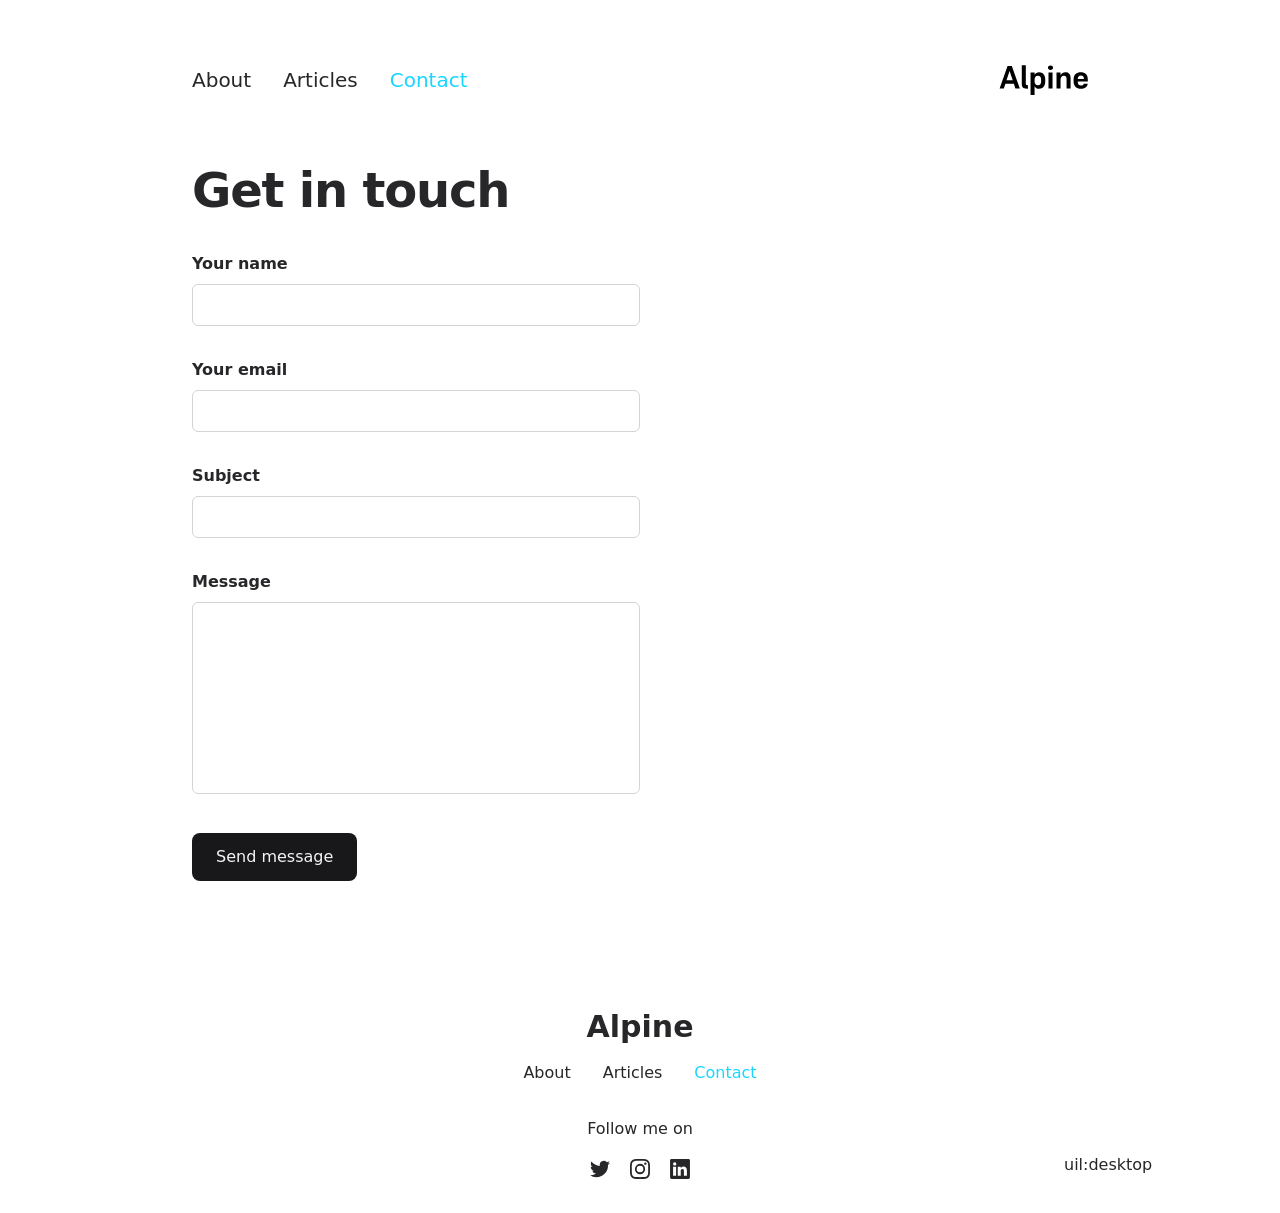
<file: contact/index.html>
<!DOCTYPE html><html  lang="en"><head><meta charset="utf-8">
<meta name="viewport" content="width=device-width, initial-scale=1">
<title>Contact</title>
<meta name="twitter:card" content="summary_large_image">
<meta name="description" content="The minimalist blog theme">
<meta property="og:description" content="The minimalist blog theme">
<meta property="og:image" content="/social-card-preview.png">
<meta property="og:image:width" content="400">
<meta property="og:image:height" content="300">
<meta property="og:image:alt" content="An image showcasing my project.">
<meta property="og:title" content="Contact">
<link rel="preload" as="fetch" crossorigin="anonymous" href="/contact/_payload.json?3f907058-0580-4bb3-8e6e-5ffc7ea80695">
<link rel="stylesheet" href="/_nuxt/entry.Fabdb7UU.css">
<link rel="stylesheet" href="/_nuxt/DocumentDrivenNotFound.EmPe0iLQ.css">
<link rel="stylesheet" href="/_nuxt/ProseH1.CB8tsvkW.css">
<link rel="stylesheet" href="/_nuxt/ContactForm.Brt-va5N.css">
<link rel="stylesheet" href="/_nuxt/Input.PP4feaUZ.css">
<link rel="stylesheet" href="/_nuxt/Button.CJEBkx56.css">
<link rel="modulepreload" as="script" crossorigin href="/_nuxt/DMdeBn5D.js">
<link rel="modulepreload" as="script" crossorigin href="/_nuxt/D6yMFm-E.js">
<link rel="modulepreload" as="script" crossorigin href="/_nuxt/D_4o8Fun.js">
<link rel="modulepreload" as="script" crossorigin href="/_nuxt/DX_amwJl.js">
<link rel="modulepreload" as="script" crossorigin href="/_nuxt/Bey4xMtg.js">
<link rel="modulepreload" as="script" crossorigin href="/_nuxt/BhzlHURh.js">
<link rel="modulepreload" as="script" crossorigin href="/_nuxt/CXBlUd9X.js">
<link rel="modulepreload" as="script" crossorigin href="/_nuxt/DXrHRgRJ.js">
<link rel="modulepreload" as="script" crossorigin href="/_nuxt/DaT66DAF.js">
<link rel="modulepreload" as="script" crossorigin href="/_nuxt/BEK5WppD.js">
<link rel="modulepreload" as="script" crossorigin href="/_nuxt/_YlMQMke.js">
<link rel="modulepreload" as="script" crossorigin href="/_nuxt/CD6KQPPD.js">
<link rel="modulepreload" as="script" crossorigin href="/_nuxt/LSnVOJr2.js">
<link rel="prefetch" as="style" href="/_nuxt/article.CTfgUnKM.css">
<link rel="prefetch" as="style" href="/_nuxt/ProseA.D6qrGdJl.css">
<link rel="prefetch" as="script" crossorigin href="/_nuxt/CwHeyZVY.js">
<link rel="prefetch" as="script" crossorigin href="/_nuxt/CcKZ0bZJ.js">
<link rel="prefetch" as="script" crossorigin href="/_nuxt/BcWussCh.js">
<link rel="prefetch" as="script" crossorigin href="/_nuxt/DPCw38dw.js">
<link rel="prefetch" as="script" crossorigin href="/_nuxt/BT-knOK8.js">
<link rel="prefetch" as="style" href="/_nuxt/useStudio.DtI_gTbu.css">
<link rel="prefetch" as="script" crossorigin href="/_nuxt/CKFq_0Ed.js">
<link rel="prefetch" as="style" href="/_nuxt/error-404.BgJ0DaSj.css">
<link rel="prefetch" as="script" crossorigin href="/_nuxt/CeciK8Zn.js">
<link rel="prefetch" as="style" href="/_nuxt/error-500.COJOQdl4.css">
<link rel="prefetch" as="script" crossorigin href="/_nuxt/BZuQqiHD.js">
<script type="module" src="/_nuxt/DMdeBn5D.js" crossorigin></script><style id="pinceau-runtime-hydratable">@media{.phy[--]{--puid:5hdR2l-v;}.pv-3t8ctP{max-width:var(--elements-container-maxWidth);padding-left:var(--elements-container-padding-mobile);padding-right:var(--elements-container-padding-mobile);}@media (min-width: 475px){.pv-3t8ctP{padding-left:var(--elements-container-padding-xs);padding-right:var(--elements-container-padding-xs);}}@media (min-width: 640px){.pv-3t8ctP{padding-left:var(--elements-container-padding-sm);padding-right:var(--elements-container-padding-sm);}}@media (min-width: 768px){.pv-3t8ctP{padding-left:var(--elements-container-padding-md);padding-right:var(--elements-container-padding-md);}}} </style><style id="pinceau-theme">@media { :root {--pinceau-mq: initial; --alpine-readableLine: 68ch;--alpine-backdrop-backgroundColor: #f4f4f5b3;--prose-code-inline-padding: 0.2rem 0.375rem 0.2rem 0.375rem;--prose-code-block-backdropFilter: contrast(1);--prose-code-block-border-style: solid;--prose-code-block-border-width: 1px;--prose-tbody-tr-borderBottom-style: dashed;--prose-tbody-tr-borderBottom-width: 1px;--prose-th-textAlign: inherit;--prose-thead-borderBottom-style: solid;--prose-thead-borderBottom-width: 1px;--prose-thead-border-style: solid;--prose-thead-border-width: 0px;--prose-table-textAlign: start;--prose-hr-width: 1px;--prose-hr-style: solid;--prose-li-listStylePosition: outside;--prose-ol-li-markerColor: currentColor;--prose-ol-paddingInlineStart: 21px;--prose-ol-listStyleType: decimal;--prose-ul-li-markerColor: currentColor;--prose-ul-paddingInlineStart: 21px;--prose-ul-listStyleType: disc;--prose-blockquote-border-style: solid;--prose-blockquote-border-width: 4px;--prose-blockquote-quotes: '201C' '201D' '2018' '2019';--prose-blockquote-paddingInlineStart: 24px;--prose-a-code-color-hover: currentColor;--prose-a-code-color-static: currentColor;--prose-a-hasCode-borderBottom: none;--prose-a-border-distance: 2px;--prose-a-border-color-hover: currentColor;--prose-a-border-color-static: currentColor;--prose-a-border-style-hover: solid;--prose-a-border-style-static: dashed;--prose-a-border-width: 1px;--prose-a-color-static: inherit;--prose-a-textDecoration: none;--prose-h6-margin: 3rem 0 2rem;--prose-h5-margin: 3rem 0 2rem;--prose-h4-margin: 3rem 0 2rem;--prose-h3-margin: 3rem 0 2rem;--prose-h2-margin: 3rem 0 2rem;--prose-h1-margin: 0 0 2rem;--prose-p-fontSize: 18px;--typography-lead-loose: 2;--typography-lead-relaxed: 1.625;--typography-lead-normal: 1.5;--typography-lead-snug: 1.375;--typography-lead-tight: 1.25;--typography-lead-none: 1;--typography-lead-10: 2.5rem;--typography-lead-9: 2.25rem;--typography-lead-8: 2rem;--typography-lead-7: 1.75rem;--typography-lead-6: 1.5rem;--typography-lead-5: 1.25rem;--typography-lead-4: 1rem;--typography-lead-3: .75rem;--typography-lead-2: .5rem;--typography-lead-1: .025rem;--typography-fontWeight-black: 900;--typography-fontWeight-extrabold: 800;--typography-fontWeight-bold: 700;--typography-fontWeight-semibold: 600;--typography-fontWeight-medium: 500;--typography-fontWeight-normal: 400;--typography-fontWeight-light: 300;--typography-fontWeight-extralight: 200;--typography-fontWeight-thin: 100;--typography-fontSize-9xl: 128px;--typography-fontSize-8xl: 96px;--typography-fontSize-7xl: 72px;--typography-fontSize-6xl: 60px;--typography-fontSize-5xl: 48px;--typography-fontSize-4xl: 36px;--typography-fontSize-3xl: 30px;--typography-fontSize-2xl: 24px;--typography-fontSize-xl: 20px;--typography-fontSize-lg: 18px;--typography-fontSize-base: 16px;--typography-fontSize-sm: 14px;--typography-fontSize-xs: 12px;--typography-letterSpacing-wide: 0.025em;--typography-letterSpacing-tight: -0.025em;--typography-verticalMargin-base: 24px;--typography-verticalMargin-sm: 16px;--elements-border-secondary-hover: [object Object];--elements-backdrop-background: #fffc;--elements-backdrop-filter: saturate(200%) blur(20px);--elements-container-maxWidth: 64rem;--lead-loose: 2;--lead-relaxed: 1.625;--lead-normal: 1.5;--lead-snug: 1.375;--lead-tight: 1.25;--lead-none: 1;--lead-10: 2.5rem;--lead-9: 2.25rem;--lead-8: 2rem;--lead-7: 1.75rem;--lead-6: 1.5rem;--lead-5: 1.25rem;--lead-4: 1rem;--lead-3: .75rem;--lead-2: .5rem;--lead-1: .025rem;--letterSpacing-widest: 0.1em;--letterSpacing-wider: 0.05em;--letterSpacing-wide: 0.025em;--letterSpacing-normal: 0em;--letterSpacing-tight: -0.025em;--letterSpacing-tighter: -0.05em;--fontSize-9xl: 8rem;--fontSize-8xl: 6rem;--fontSize-7xl: 4.5rem;--fontSize-6xl: 3.75rem;--fontSize-5xl: 3rem;--fontSize-4xl: 2.25rem;--fontSize-3xl: 1.875rem;--fontSize-2xl: 1.5rem;--fontSize-xl: 1.25rem;--fontSize-lg: 1.125rem;--fontSize-base: 1rem;--fontSize-sm: 0.875rem;--fontSize-xs: 0.75rem;--fontWeight-black: 900;--fontWeight-extrabold: 800;--fontWeight-bold: 700;--fontWeight-semibold: 600;--fontWeight-medium: 500;--fontWeight-normal: 400;--fontWeight-light: 300;--fontWeight-extralight: 200;--fontWeight-thin: 100;--font-mono: ui-monospace, SFMono-Regular, Menlo, Monaco, Consolas, Liberation Mono, Courier New, monospace;--font-serif: ui-serif, Georgia, Cambria, Times New Roman, Times, serif;--font-sans: ui-sans-serif, system-ui, -apple-system, BlinkMacSystemFont, Segoe UI, Roboto, Helvetica Neue, Arial, Noto Sans, sans-serif, Apple Color Emoji, Segoe UI Emoji, Segoe UI Symbol, Noto Color Emoji;--opacity-total: 1;--opacity-high: 0.8;--opacity-medium: 0.5;--opacity-soft: 0.3;--opacity-light: 0.15;--opacity-bright: 0.1;--opacity-noOpacity: 0;--borderWidth-lg: 3px;--borderWidth-md: 2px;--borderWidth-sm: 1px;--borderWidth-noBorder: 0;--space-rem-875: 0.875rem;--space-rem-625: 0.625rem;--space-rem-375: 0.375rem;--space-rem-125: 0.125rem;--space-px: 1px;--space-128: 32rem;--space-96: 24rem;--space-80: 20rem;--space-72: 18rem;--space-64: 16rem;--space-60: 15rem;--space-56: 14rem;--space-52: 13rem;--space-48: 12rem;--space-44: 11rem;--space-40: 10rem;--space-36: 9rem;--space-32: 8rem;--space-28: 7rem;--space-24: 6rem;--space-20: 5rem;--space-16: 4rem;--space-14: 3.5rem;--space-12: 3rem;--space-11: 2.75rem;--space-10: 2.5rem;--space-9: 2.25rem;--space-8: 2rem;--space-7: 1.75rem;--space-6: 1.5rem;--space-5: 1.25rem;--space-4: 1rem;--space-3: 0.75rem;--space-2: 0.5rem;--space-1: 0.25rem;--space-0: 0px;--size-full: 100%;--size-7xl: 80rem;--size-6xl: 72rem;--size-5xl: 64rem;--size-4xl: 56rem;--size-3xl: 48rem;--size-2xl: 42rem;--size-xl: 36rem;--size-lg: 32rem;--size-md: 28rem;--size-sm: 24rem;--size-xs: 20rem;--size-200: 200px;--size-104: 104px;--size-80: 80px;--size-64: 64px;--size-56: 56px;--size-48: 48px;--size-40: 40px;--size-32: 32px;--size-24: 24px;--size-20: 20px;--size-16: 16px;--size-12: 12px;--size-8: 8px;--size-6: 6px;--size-4: 4px;--size-2: 2px;--size-0: 0px;--radii-full: 9999px;--radii-3xl: 1.75rem;--radii-2xl: 1.5rem;--radii-xl: 1rem;--radii-lg: 0.75rem;--radii-md: 0.5rem;--radii-sm: 0.375rem;--radii-xs: 0.25rem;--radii-2xs: 0.125rem;--radii-none: 0px;--shadow-none: 0px 0px 0px 0px transparent;--shadow-lg: 0px 10px 15px -3px #000000, 0px 4px 6px -4px #000000;--shadow-md: 0px 4px 6px -1px #000000, 0px 2px 4px -2px #000000;--shadow-sm: 0px 1px 3px 0px #000000, 0px 1px 2px -1px #000000;--shadow-xs: 0px 1px 2px 0px #000000;--height-screen: 100vh;--width-screen: 100vw;--color-primary-900: #002e38;--color-primary-800: #005c70;--color-primary-700: #008aa9;--color-primary-600: #00b9e1;--color-primary-500: #1ad6ff;--color-primary-400: #40ddff;--color-primary-300: #66e4ff;--color-primary-200: #8deaff;--color-primary-100: #b3f1ff;--color-primary-50: #d9f8ff;--color-ruby-900: #380011;--color-ruby-800: #700021;--color-ruby-700: #a90032;--color-ruby-600: #e10043;--color-ruby-500: #ff1a5e;--color-ruby-400: #ff4079;--color-ruby-300: #ff6694;--color-ruby-200: #ff8dae;--color-ruby-100: #ffb3c9;--color-ruby-50: #ffd9e4;--color-pink-900: #380025;--color-pink-800: #70004b;--color-pink-700: #a90070;--color-pink-600: #e10095;--color-pink-500: #ff1ab2;--color-pink-400: #ff40bf;--color-pink-300: #ff66cc;--color-pink-200: #ff8dd8;--color-pink-100: #ffb3e5;--color-pink-50: #ffd9f2;--color-purple-900: #190038;--color-purple-800: #330070;--color-purple-700: #4c00a9;--color-purple-600: #6500e1;--color-purple-500: #811aff;--color-purple-400: #9640ff;--color-purple-300: #ab66ff;--color-purple-200: #c08dff;--color-purple-100: #d5b3ff;--color-purple-50: #ead9ff;--color-royalblue-900: #0b0531;--color-royalblue-800: #160a62;--color-royalblue-700: #211093;--color-royalblue-600: #2c15c4;--color-royalblue-500: #4127e8;--color-royalblue-400: #614bec;--color-royalblue-300: #806ff0;--color-royalblue-200: #a093f3;--color-royalblue-100: #c0b7f7;--color-royalblue-50: #dfdbfb;--color-indigoblue-900: #001238;--color-indigoblue-800: #002370;--color-indigoblue-700: #0035a9;--color-indigoblue-600: #0047e1;--color-indigoblue-500: #1a62ff;--color-indigoblue-400: #407cff;--color-indigoblue-300: #6696ff;--color-indigoblue-200: #8db0ff;--color-indigoblue-100: #b3cbff;--color-indigoblue-50: #d9e5ff;--color-blue-900: #002438;--color-blue-800: #004870;--color-blue-700: #006ca9;--color-blue-600: #0090e1;--color-blue-500: #1aadff;--color-blue-400: #40bbff;--color-blue-300: #66c8ff;--color-blue-200: #8dd6ff;--color-blue-100: #b3e4ff;--color-blue-50: #d9f1ff;--color-lightblue-900: #002e38;--color-lightblue-800: #005c70;--color-lightblue-700: #008aa9;--color-lightblue-600: #00b9e1;--color-lightblue-500: #1ad6ff;--color-lightblue-400: #40ddff;--color-lightblue-300: #66e4ff;--color-lightblue-200: #8deaff;--color-lightblue-100: #b3f1ff;--color-lightblue-50: #d9f8ff;--color-teal-900: #062a28;--color-teal-800: #0b544f;--color-teal-700: #117d77;--color-teal-600: #16a79e;--color-teal-500: #1cd1c6;--color-teal-400: #36e4da;--color-teal-300: #5fe9e1;--color-teal-200: #87efe9;--color-teal-100: #aff4f0;--color-teal-50: #d7faf8;--color-pear-900: #2a2b09;--color-pear-800: #545512;--color-pear-700: #7e801b;--color-pear-600: #a8aa24;--color-pear-500: #d0d32f;--color-pear-400: #d8da52;--color-pear-300: #e0e274;--color-pear-200: #e8e997;--color-pear-100: #eff0ba;--color-pear-50: #f7f8dc;--color-red-900: #380300;--color-red-800: #700700;--color-red-700: #a90a00;--color-red-600: #e10e00;--color-red-500: #ff281a;--color-red-400: #ff4c40;--color-red-300: #ff7066;--color-red-200: #ff948d;--color-red-100: #ffb7b3;--color-red-50: #ffdbd9;--color-orange-900: #381800;--color-orange-800: #702f00;--color-orange-700: #a94700;--color-orange-600: #e15e00;--color-orange-500: #ff7a1a;--color-orange-400: #ff9040;--color-orange-300: #ffa666;--color-orange-200: #ffbd8d;--color-orange-100: #ffd3b3;--color-orange-50: #ffe9d9;--color-yellow-900: #362b03;--color-yellow-800: #6d5605;--color-yellow-700: #a38108;--color-yellow-600: #daac0a;--color-yellow-500: #f5c828;--color-yellow-400: #f7d14c;--color-yellow-300: #f8da70;--color-yellow-200: #fae393;--color-yellow-100: #fcedb7;--color-yellow-50: #fdf6db;--color-green-900: #003f25;--color-green-800: #005e38;--color-green-700: #007e4a;--color-green-600: #009d5d;--color-green-500: #00bd6f;--color-green-400: #00dc82;--color-green-300: #30ffaa;--color-green-200: #83ffcc;--color-green-100: #acffdd;--color-green-50: #d6ffee;--color-gray-900: #18181B;--color-gray-800: #27272A;--color-gray-700: #3f3f46;--color-gray-600: #52525B;--color-gray-500: #71717A;--color-gray-400: #a1a1aa;--color-gray-300: #D4d4d8;--color-gray-200: #e4e4e7;--color-gray-100: #f4f4f5;--color-gray-50: #fafafa;--color-black: #0c0c0d;--color-white: #FFFFFF;--media-portrait: only screen and (orientation: portrait);--media-landscape: only screen and (orientation: landscape);--media-rm: (prefers-reduced-motion: reduce);--media-2xl: (min-width: 1536px);--media-xl: (min-width: 1280px);--media-lg: (min-width: 1024px);--media-md: (min-width: 768px);--media-sm: (min-width: 640px);--media-xs: (min-width: 475px);--alpine-body-color: var(--color-gray-800);--alpine-body-backgroundColor: var(--color-white);--prose-code-inline-fontWeight: var(--typography-fontWeight-normal);--prose-code-inline-fontSize: var(--typography-fontSize-sm);--prose-code-inline-borderRadius: var(--radii-xs);--prose-code-block-pre-padding: var(--typography-verticalMargin-sm);--prose-code-block-margin: var(--typography-verticalMargin-base) 0;--prose-code-block-fontSize: var(--typography-fontSize-sm);--prose-tbody-code-inline-fontSize: var(--typography-fontSize-sm);--prose-tbody-td-padding: var(--typography-verticalMargin-sm);--prose-th-fontWeight: var(--typography-fontWeight-semibold);--prose-th-padding: 0 var(--typography-verticalMargin-sm) var(--typography-verticalMargin-sm) var(--typography-verticalMargin-sm);--prose-table-lineHeight: var(--typography-lead-6);--prose-table-fontSize: var(--typography-fontSize-sm);--prose-table-margin: var(--typography-verticalMargin-base) 0;--prose-hr-margin: var(--typography-verticalMargin-base) 0;--prose-li-margin: var(--typography-verticalMargin-sm) 0;--prose-ol-margin: var(--typography-verticalMargin-base) 0;--prose-ul-margin: var(--typography-verticalMargin-base) 0;--prose-blockquote-margin: var(--typography-verticalMargin-base) 0;--prose-a-code-border-style: var(--prose-a-border-style-static);--prose-a-code-border-width: var(--prose-a-border-width);--prose-a-fontWeight: var(--typography-fontWeight-medium);--prose-img-margin: var(--typography-verticalMargin-base) 0;--prose-strong-fontWeight: var(--typography-fontWeight-semibold);--prose-h6-iconSize: var(--typography-fontSize-base);--prose-h6-fontWeight: var(--typography-fontWeight-semibold);--prose-h6-lineHeight: var(--typography-lead-normal);--prose-h6-fontSize: var(--typography-fontSize-lg);--prose-h5-iconSize: var(--typography-fontSize-lg);--prose-h5-fontWeight: var(--typography-fontWeight-semibold);--prose-h5-lineHeight: var(--typography-lead-snug);--prose-h5-fontSize: var(--typography-fontSize-xl);--prose-h4-iconSize: var(--typography-fontSize-lg);--prose-h4-letterSpacing: var(--typography-letterSpacing-tight);--prose-h4-fontWeight: var(--typography-fontWeight-semibold);--prose-h4-lineHeight: var(--typography-lead-snug);--prose-h4-fontSize: var(--typography-fontSize-2xl);--prose-h3-iconSize: var(--typography-fontSize-xl);--prose-h3-letterSpacing: var(--typography-letterSpacing-tight);--prose-h3-fontWeight: var(--typography-fontWeight-semibold);--prose-h3-lineHeight: var(--typography-lead-snug);--prose-h3-fontSize: var(--typography-fontSize-3xl);--prose-h2-iconSize: var(--typography-fontSize-2xl);--prose-h2-letterSpacing: var(--typography-letterSpacing-tight);--prose-h2-fontWeight: var(--typography-fontWeight-semibold);--prose-h2-lineHeight: var(--typography-lead-tight);--prose-h2-fontSize: var(--typography-fontSize-4xl);--prose-h1-iconSize: var(--typography-fontSize-3xl);--prose-h1-letterSpacing: var(--typography-letterSpacing-tight);--prose-h1-fontWeight: var(--typography-fontWeight-bold);--prose-h1-lineHeight: var(--typography-lead-tight);--prose-h1-fontSize: var(--typography-fontSize-5xl);--prose-p-br-margin: var(--typography-verticalMargin-base) 0 0 0;--prose-p-margin: var(--typography-verticalMargin-base) 0;--prose-p-lineHeight: var(--typography-lead-normal);--typography-color-primary-900: var(--color-primary-900);--typography-color-primary-800: var(--color-primary-800);--typography-color-primary-700: var(--color-primary-700);--typography-color-primary-600: var(--color-primary-600);--typography-color-primary-500: var(--color-primary-500);--typography-color-primary-400: var(--color-primary-400);--typography-color-primary-300: var(--color-primary-300);--typography-color-primary-200: var(--color-primary-200);--typography-color-primary-100: var(--color-primary-100);--typography-color-primary-50: var(--color-primary-50);--typography-font-code: var(--font-mono);--typography-font-body: var(--font-sans);--typography-font-display: var(--font-sans);--typography-body-backgroundColor: var(--color-white);--typography-body-color: var(--color-black);--elements-state-danger-borderColor-secondary: var(--color-red-200);--elements-state-danger-borderColor-primary: var(--color-red-100);--elements-state-danger-backgroundColor-secondary: var(--color-red-100);--elements-state-danger-backgroundColor-primary: var(--color-red-50);--elements-state-danger-color-secondary: var(--color-red-600);--elements-state-danger-color-primary: var(--color-red-500);--elements-state-warning-borderColor-secondary: var(--color-yellow-200);--elements-state-warning-borderColor-primary: var(--color-yellow-100);--elements-state-warning-backgroundColor-secondary: var(--color-yellow-100);--elements-state-warning-backgroundColor-primary: var(--color-yellow-50);--elements-state-warning-color-secondary: var(--color-yellow-700);--elements-state-warning-color-primary: var(--color-yellow-600);--elements-state-success-borderColor-secondary: var(--color-green-200);--elements-state-success-borderColor-primary: var(--color-green-100);--elements-state-success-backgroundColor-secondary: var(--color-green-100);--elements-state-success-backgroundColor-primary: var(--color-green-50);--elements-state-success-color-secondary: var(--color-green-600);--elements-state-success-color-primary: var(--color-green-500);--elements-state-info-borderColor-secondary: var(--color-blue-200);--elements-state-info-borderColor-primary: var(--color-blue-100);--elements-state-info-backgroundColor-secondary: var(--color-blue-100);--elements-state-info-backgroundColor-primary: var(--color-blue-50);--elements-state-info-color-secondary: var(--color-blue-600);--elements-state-info-color-primary: var(--color-blue-500);--elements-state-primary-borderColor-secondary: var(--color-primary-200);--elements-state-primary-borderColor-primary: var(--color-primary-100);--elements-state-primary-backgroundColor-secondary: var(--color-primary-100);--elements-state-primary-backgroundColor-primary: var(--color-primary-50);--elements-state-primary-color-secondary: var(--color-primary-700);--elements-state-primary-color-primary: var(--color-primary-600);--elements-surface-secondary-backgroundColor: var(--color-gray-200);--elements-surface-primary-backgroundColor: var(--color-gray-100);--elements-surface-background-base: var(--color-gray-100);--elements-border-secondary-static: var(--color-gray-200);--elements-border-primary-hover: var(--color-gray-200);--elements-border-primary-static: var(--color-gray-100);--elements-container-padding-md: var(--space-16);--elements-container-padding-sm: var(--space-12);--elements-container-padding-xs: var(--space-8);--elements-container-padding-mobile: var(--space-6);--elements-text-secondary-color-hover: var(--color-gray-700);--elements-text-secondary-color-static: var(--color-gray-500);--elements-text-primary-color-static: var(--color-gray-900);--text-6xl-lineHeight: var(--lead-none);--text-6xl-fontSize: var(--fontSize-6xl);--text-5xl-lineHeight: var(--lead-none);--text-5xl-fontSize: var(--fontSize-5xl);--text-4xl-lineHeight: var(--lead-10);--text-4xl-fontSize: var(--fontSize-4xl);--text-3xl-lineHeight: var(--lead-9);--text-3xl-fontSize: var(--fontSize-3xl);--text-2xl-lineHeight: var(--lead-8);--text-2xl-fontSize: var(--fontSize-2xl);--text-xl-lineHeight: var(--lead-7);--text-xl-fontSize: var(--fontSize-xl);--text-lg-lineHeight: var(--lead-7);--text-lg-fontSize: var(--fontSize-lg);--text-base-lineHeight: var(--lead-6);--text-base-fontSize: var(--fontSize-base);--text-sm-lineHeight: var(--lead-5);--text-sm-fontSize: var(--fontSize-sm);--text-xs-lineHeight: var(--lead-4);--text-xs-fontSize: var(--fontSize-xs);--shadow-2xl: 0px 25px 50px -12px var(--color-gray-900);--shadow-xl: 0px 20px 25px -5px var(--color-gray-400), 0px 8px 10px -6px #000000;--color-secondary-900: var(--color-gray-900);--color-secondary-800: var(--color-gray-800);--color-secondary-700: var(--color-gray-700);--color-secondary-600: var(--color-gray-600);--color-secondary-500: var(--color-gray-500);--color-secondary-400: var(--color-gray-400);--color-secondary-300: var(--color-gray-300);--color-secondary-200: var(--color-gray-200);--color-secondary-100: var(--color-gray-100);--color-secondary-50: var(--color-gray-50);--prose-a-code-background-hover: var(--typography-color-primary-50);--prose-a-code-border-color-hover: var(--typography-color-primary-500);--prose-a-color-hover: var(--typography-color-primary-500);--typography-color-secondary-900: var(--color-secondary-900);--typography-color-secondary-800: var(--color-secondary-800);--typography-color-secondary-700: var(--color-secondary-700);--typography-color-secondary-600: var(--color-secondary-600);--typography-color-secondary-500: var(--color-secondary-500);--typography-color-secondary-400: var(--color-secondary-400);--typography-color-secondary-300: var(--color-secondary-300);--typography-color-secondary-200: var(--color-secondary-200);--typography-color-secondary-100: var(--color-secondary-100);--typography-color-secondary-50: var(--color-secondary-50);--prose-code-inline-backgroundColor: var(--typography-color-secondary-100);--prose-code-inline-color: var(--typography-color-secondary-700);--prose-code-block-backgroundColor: var(--typography-color-secondary-100);--prose-code-block-color: var(--typography-color-secondary-700);--prose-code-block-border-color: var(--typography-color-secondary-200);--prose-tbody-tr-borderBottom-color: var(--typography-color-secondary-200);--prose-th-color: var(--typography-color-secondary-600);--prose-thead-borderBottom-color: var(--typography-color-secondary-200);--prose-thead-border-color: var(--typography-color-secondary-300);--prose-hr-color: var(--typography-color-secondary-200);--prose-blockquote-border-color: var(--typography-color-secondary-200);--prose-blockquote-color: var(--typography-color-secondary-500);--prose-a-code-border-color-static: var(--typography-color-secondary-400); } }@media { :root.dark {--pinceau-mq: dark; --alpine-backdrop-backgroundColor: #18181bb3;--prose-code-block-backdropFilter: contrast(1);--prose-ol-li-markerColor: currentColor;--prose-ul-li-markerColor: currentColor;--prose-a-code-color-hover: currentColor;--prose-a-code-color-static: currentColor;--prose-a-border-color-hover: currentColor;--prose-a-border-color-static: currentColor;--prose-a-color-static: inherit;--elements-backdrop-background: #0c0d0ccc;--alpine-body-color: var(--color-gray-200);--alpine-body-backgroundColor: var(--color-black);--typography-body-backgroundColor: var(--color-black);--typography-body-color: var(--color-white);--elements-state-danger-borderColor-secondary: var(--color-red-700);--elements-state-danger-borderColor-primary: var(--color-red-800);--elements-state-danger-backgroundColor-secondary: var(--color-red-800);--elements-state-danger-backgroundColor-primary: var(--color-red-900);--elements-state-danger-color-secondary: var(--color-red-200);--elements-state-danger-color-primary: var(--color-red-300);--elements-state-warning-borderColor-secondary: var(--color-yellow-700);--elements-state-warning-borderColor-primary: var(--color-yellow-800);--elements-state-warning-backgroundColor-secondary: var(--color-yellow-800);--elements-state-warning-backgroundColor-primary: var(--color-yellow-900);--elements-state-warning-color-secondary: var(--color-yellow-200);--elements-state-warning-color-primary: var(--color-yellow-400);--elements-state-success-borderColor-secondary: var(--color-green-700);--elements-state-success-borderColor-primary: var(--color-green-800);--elements-state-success-backgroundColor-secondary: var(--color-green-800);--elements-state-success-backgroundColor-primary: var(--color-green-900);--elements-state-success-color-secondary: var(--color-green-200);--elements-state-success-color-primary: var(--color-green-400);--elements-state-info-borderColor-secondary: var(--color-blue-700);--elements-state-info-borderColor-primary: var(--color-blue-800);--elements-state-info-backgroundColor-secondary: var(--color-blue-800);--elements-state-info-backgroundColor-primary: var(--color-blue-900);--elements-state-info-color-secondary: var(--color-blue-200);--elements-state-info-color-primary: var(--color-blue-400);--elements-state-primary-borderColor-secondary: var(--color-primary-700);--elements-state-primary-borderColor-primary: var(--color-primary-800);--elements-state-primary-backgroundColor-secondary: var(--color-primary-800);--elements-state-primary-backgroundColor-primary: var(--color-primary-900);--elements-state-primary-color-secondary: var(--color-primary-200);--elements-state-primary-color-primary: var(--color-primary-400);--elements-surface-secondary-backgroundColor: var(--color-gray-800);--elements-surface-primary-backgroundColor: var(--color-gray-900);--elements-surface-background-base: var(--color-gray-900);--elements-border-secondary-static: var(--color-gray-800);--elements-border-primary-hover: var(--color-gray-800);--elements-border-primary-static: var(--color-gray-900);--elements-text-secondary-color-hover: var(--color-gray-200);--elements-text-secondary-color-static: var(--color-gray-400);--elements-text-primary-color-static: var(--color-gray-50);--prose-a-code-background-hover: var(--typography-color-primary-900);--prose-a-code-border-color-hover: var(--typography-color-primary-600);--prose-a-color-hover: var(--typography-color-primary-400);--prose-code-inline-backgroundColor: var(--typography-color-secondary-800);--prose-code-inline-color: var(--typography-color-secondary-200);--prose-code-block-backgroundColor: var(--typography-color-secondary-900);--prose-code-block-color: var(--typography-color-secondary-200);--prose-code-block-border-color: var(--typography-color-secondary-800);--prose-tbody-tr-borderBottom-color: var(--typography-color-secondary-800);--prose-th-color: var(--typography-color-secondary-400);--prose-thead-borderBottom-color: var(--typography-color-secondary-800);--prose-thead-border-color: var(--typography-color-secondary-600);--prose-hr-color: var(--typography-color-secondary-800);--prose-blockquote-border-color: var(--typography-color-secondary-700);--prose-blockquote-color: var(--typography-color-secondary-400);--prose-a-code-border-color-static: var(--typography-color-secondary-600); } }</style><script>"use strict";(()=>{const a=window,e=document.documentElement,c=window.localStorage,d=["dark","light"],n=c&&c.getItem&&c.getItem("nuxt-color-mode")||"system";let l=n==="system"?f():n;const i=e.getAttribute("data-color-mode-forced");i&&(l=i),r(l),a["__NUXT_COLOR_MODE__"]={preference:n,value:l,getColorScheme:f,addColorScheme:r,removeColorScheme:u};function r(o){const t=""+o+"",s="";e.classList?e.classList.add(t):e.className+=" "+t,s&&e.setAttribute("data-"+s,o)}function u(o){const t=""+o+"",s="";e.classList?e.classList.remove(t):e.className=e.className.replace(new RegExp(t,"g"),""),s&&e.removeAttribute("data-"+s)}function m(o){return a.matchMedia("(prefers-color-scheme"+o+")")}function f(){if(a.matchMedia&&m("").media!=="not all"){for(const o of d)if(m(":"+o).matches)return o}return"light"}})();
</script></head><body><div id="__nuxt"><div class="container pv-3t8ctP pc-5hdR2l app-layout" data-v-6578eb63 data-v-89f7fa3c><!--[--><div class="nuxt-progress" style="width:0%;height:3px;opacity:0;background-size:Infinity% auto;" data-v-6578eb63></div><header class="right" data-v-6578eb63 data-v-19143a2f><div class="menu" data-v-19143a2f><button aria-label="Navigation Menu" data-v-19143a2f><svg width="24" height="24" viewBox="0 0 68 68" fill="currentColor" xmlns="http://www.w3.org/2000/svg" data-v-19143a2f><path d="M8 34C8 32.1362 8 31.2044 8.30448 30.4693C8.71046 29.4892 9.48915 28.7105 10.4693 28.3045C11.2044 28 12.1362 28 14 28C15.8638 28 16.7956 28 17.5307 28.3045C18.5108 28.7105 19.2895 29.4892 19.6955 30.4693C20 31.2044 20 32.1362 20 34C20 35.8638 20 36.7956 19.6955 37.5307C19.2895 38.5108 18.5108 39.2895 17.5307 39.6955C16.7956 40 15.8638 40 14 40C12.1362 40 11.2044 40 10.4693 39.6955C9.48915 39.2895 8.71046 38.5108 8.30448 37.5307C8 36.7956 8 35.8638 8 34Z" data-v-19143a2f></path><path d="M28 34C28 32.1362 28 31.2044 28.3045 30.4693C28.7105 29.4892 29.4892 28.7105 30.4693 28.3045C31.2044 28 32.1362 28 34 28C35.8638 28 36.7956 28 37.5307 28.3045C38.5108 28.7105 39.2895 29.4892 39.6955 30.4693C40 31.2044 40 32.1362 40 34C40 35.8638 40 36.7956 39.6955 37.5307C39.2895 38.5108 38.5108 39.2895 37.5307 39.6955C36.7956 40 35.8638 40 34 40C32.1362 40 31.2044 40 30.4693 39.6955C29.4892 39.2895 28.7105 38.5108 28.3045 37.5307C28 36.7956 28 35.8638 28 34Z" data-v-19143a2f></path><path d="M48 34C48 32.1362 48 31.2044 48.3045 30.4693C48.7105 29.4892 49.4892 28.7105 50.4693 28.3045C51.2044 28 52.1362 28 54 28C55.8638 28 56.7956 28 57.5307 28.3045C58.5108 28.7105 59.2895 29.4892 59.6955 30.4693C60 31.2044 60 32.1362 60 34C60 35.8638 60 36.7956 59.6955 37.5307C59.2895 38.5108 58.5108 39.2895 57.5307 39.6955C56.7956 40 55.8638 40 54 40C52.1362 40 51.2044 40 50.4693 39.6955C49.4892 39.2895 48.7105 38.5108 48.3045 37.5307C48 36.7956 48 35.8638 48 34Z" data-v-19143a2f></path></svg></button></div><div class="overlay" data-v-19143a2f><nav data-v-19143a2f data-v-cf6f472c><ul data-v-cf6f472c><!--[--><li data-v-cf6f472c><a href="/" class="" data-v-cf6f472c><span class="underline-fx" data-v-cf6f472c></span> About</a></li><li data-v-cf6f472c><a href="/articles" class="" data-v-cf6f472c><span class="underline-fx" data-v-cf6f472c></span> Articles</a></li><li data-v-cf6f472c><a aria-current="page" href="/contact" class="router-link-active router-link-exact-active" data-v-cf6f472c><span class="underline-fx" data-v-cf6f472c></span> Contact</a></li><!--]--></ul></nav></div><div class="logo" data-v-19143a2f><a href="/" class="" data-v-19143a2f><img src="/logo-dark.svg" class="dark-img" alt="alpine" width="89" height="31" data-v-19143a2f><img src="/logo.svg" class="light-img" alt="alpine" width="89" height="31" data-v-19143a2f></a></div><div class="main-nav" data-v-19143a2f><nav data-v-19143a2f data-v-cf6f472c><ul data-v-cf6f472c><!--[--><li data-v-cf6f472c><a href="/" class="" data-v-cf6f472c><span class="underline-fx" data-v-cf6f472c></span> About</a></li><li data-v-cf6f472c><a href="/articles" class="" data-v-cf6f472c><span class="underline-fx" data-v-cf6f472c></span> Articles</a></li><li data-v-cf6f472c><a aria-current="page" href="/contact" class="router-link-active router-link-exact-active" data-v-cf6f472c><span class="underline-fx" data-v-cf6f472c></span> Contact</a></li><!--]--></ul></nav></div></header><!--[--><div class="document-driven-page"><main><!--[--><div><h1 id="get-in-touch" data-v-e29d76e2><a aria-current="page" href="/contact#get-in-touch" class="router-link-active router-link-exact-active" data-v-e29d76e2><!--[-->Get in touch<!--]--><!----></a></h1><form class="contact-form" method="POST" action data-v-bd763389><div class="inputs" data-v-bd763389><!--[--><div data-v-bd763389 data-v-c58e2e1a><label for="name" data-v-c58e2e1a>Your name</label><input id="name" name="name" value="" type="text" placeholder="" data-v-c58e2e1a></div><div data-v-bd763389 data-v-c58e2e1a><label for="email" data-v-c58e2e1a>Your email</label><input id="email" name="email" value="" type="email" placeholder="" data-v-c58e2e1a></div><div data-v-bd763389 data-v-c58e2e1a><label for="subject" data-v-c58e2e1a>Subject</label><input id="subject" name="subject" value="" type="text" placeholder="" data-v-c58e2e1a></div><div data-v-bd763389 data-v-c58e2e1a><label for="message" data-v-c58e2e1a>Message</label><textarea id="message" name="message" type="textarea" placeholder="" data-v-c58e2e1a></textarea></div><!--]--></div><div data-v-bd763389><button type="submit" disabled data-v-bd763389 data-v-d8987620><!--[-->Send message<!--]--></button></div></form></div><!--]--></main></div><!--]--><footer class="center" data-v-6578eb63 data-v-53177074><a href="https://www.github.com/nuxt-themes/alpine" rel="noopener noreferrer" class="credits" data-v-53177074>Alpine</a><div class="navigation" data-v-53177074><nav data-v-53177074 data-v-cf6f472c><ul data-v-cf6f472c><!--[--><li data-v-cf6f472c><a href="/" class="" data-v-cf6f472c><span class="underline-fx" data-v-cf6f472c></span> About</a></li><li data-v-cf6f472c><a href="/articles" class="" data-v-cf6f472c><span class="underline-fx" data-v-cf6f472c></span> Articles</a></li><li data-v-cf6f472c><a aria-current="page" href="/contact" class="router-link-active router-link-exact-active" data-v-cf6f472c><span class="underline-fx" data-v-cf6f472c></span> Contact</a></li><!--]--></ul></nav></div><p class="message" data-v-53177074>Follow me on</p><div class="icons" data-v-53177074><div class="social" data-v-53177074><!--[--><a href="https://twitter.com/nuxtlabs" rel="noopener noreferrer" target="_blank" title="nuxtlabs" aria-label="nuxtlabs" data-v-e63dd99a><svg xmlns="http://www.w3.org/2000/svg" xmlns:xlink="http://www.w3.org/1999/xlink" aria-hidden="true" role="img" class="icon" data-v-e63dd99a style="" width="1em" height="1em" viewBox="0 0 24 24" data-v-2124ae3c><path fill="currentColor" d="M22 5.8a8.49 8.49 0 0 1-2.36.64a4.13 4.13 0 0 0 1.81-2.27a8.21 8.21 0 0 1-2.61 1a4.1 4.1 0 0 0-7 3.74a11.64 11.64 0 0 1-8.45-4.29a4.16 4.16 0 0 0-.55 2.07a4.09 4.09 0 0 0 1.82 3.41a4.05 4.05 0 0 1-1.86-.51v.05a4.1 4.1 0 0 0 3.3 4a3.93 3.93 0 0 1-1.1.17a4.9 4.9 0 0 1-.77-.07a4.11 4.11 0 0 0 3.83 2.84A8.22 8.22 0 0 1 3 18.34a7.93 7.93 0 0 1-1-.06a11.57 11.57 0 0 0 6.29 1.85A11.59 11.59 0 0 0 20 8.45v-.53a8.43 8.43 0 0 0 2-2.12"/></svg></a><a href="https://instagram.com/atinuxt" rel="noopener noreferrer" target="_blank" title="atinuxt" aria-label="atinuxt" data-v-e63dd99a><svg xmlns="http://www.w3.org/2000/svg" xmlns:xlink="http://www.w3.org/1999/xlink" aria-hidden="true" role="img" class="icon" data-v-e63dd99a style="" width="1em" height="1em" viewBox="0 0 24 24" data-v-2124ae3c><path fill="currentColor" d="M17.34 5.46a1.2 1.2 0 1 0 1.2 1.2a1.2 1.2 0 0 0-1.2-1.2m4.6 2.42a7.59 7.59 0 0 0-.46-2.43a4.94 4.94 0 0 0-1.16-1.77a4.7 4.7 0 0 0-1.77-1.15a7.3 7.3 0 0 0-2.43-.47C15.06 2 14.72 2 12 2s-3.06 0-4.12.06a7.3 7.3 0 0 0-2.43.47a4.78 4.78 0 0 0-1.77 1.15a4.7 4.7 0 0 0-1.15 1.77a7.3 7.3 0 0 0-.47 2.43C2 8.94 2 9.28 2 12s0 3.06.06 4.12a7.3 7.3 0 0 0 .47 2.43a4.7 4.7 0 0 0 1.15 1.77a4.78 4.78 0 0 0 1.77 1.15a7.3 7.3 0 0 0 2.43.47C8.94 22 9.28 22 12 22s3.06 0 4.12-.06a7.3 7.3 0 0 0 2.43-.47a4.7 4.7 0 0 0 1.77-1.15a4.85 4.85 0 0 0 1.16-1.77a7.59 7.59 0 0 0 .46-2.43c0-1.06.06-1.4.06-4.12s0-3.06-.06-4.12M20.14 16a5.61 5.61 0 0 1-.34 1.86a3.06 3.06 0 0 1-.75 1.15a3.19 3.19 0 0 1-1.15.75a5.61 5.61 0 0 1-1.86.34c-1 .05-1.37.06-4 .06s-3 0-4-.06a5.73 5.73 0 0 1-1.94-.3a3.27 3.27 0 0 1-1.1-.75a3 3 0 0 1-.74-1.15a5.54 5.54 0 0 1-.4-1.9c0-1-.06-1.37-.06-4s0-3 .06-4a5.54 5.54 0 0 1 .35-1.9A3 3 0 0 1 5 5a3.14 3.14 0 0 1 1.1-.8A5.73 5.73 0 0 1 8 3.86c1 0 1.37-.06 4-.06s3 0 4 .06a5.61 5.61 0 0 1 1.86.34a3.06 3.06 0 0 1 1.19.8a3.06 3.06 0 0 1 .75 1.1a5.61 5.61 0 0 1 .34 1.9c.05 1 .06 1.37.06 4s-.01 3-.06 4M12 6.87A5.13 5.13 0 1 0 17.14 12A5.12 5.12 0 0 0 12 6.87m0 8.46A3.33 3.33 0 1 1 15.33 12A3.33 3.33 0 0 1 12 15.33"/></svg></a><a href="https://www.linkedin.com/company/nuxtlabs" rel="noopener noreferrer" target="_blank" title="LinkedIn" aria-label="LinkedIn" data-v-e63dd99a><svg xmlns="http://www.w3.org/2000/svg" xmlns:xlink="http://www.w3.org/1999/xlink" aria-hidden="true" role="img" class="icon" data-v-e63dd99a style="" width="1em" height="1em" viewBox="0 0 24 24" data-v-2124ae3c><path fill="currentColor" d="M20.47 2H3.53a1.45 1.45 0 0 0-1.47 1.43v17.14A1.45 1.45 0 0 0 3.53 22h16.94a1.45 1.45 0 0 0 1.47-1.43V3.43A1.45 1.45 0 0 0 20.47 2M8.09 18.74h-3v-9h3ZM6.59 8.48a1.56 1.56 0 1 1 0-3.12a1.57 1.57 0 1 1 0 3.12m12.32 10.26h-3v-4.83c0-1.21-.43-2-1.52-2A1.65 1.65 0 0 0 12.85 13a2 2 0 0 0-.1.73v5h-3v-9h3V11a3 3 0 0 1 2.71-1.5c2 0 3.45 1.29 3.45 4.06Z"/></svg></a><!--]--></div><div class="color-mode-switch" data-v-53177074><button aria-label="Color Mode" data-v-53177074 data-v-c8f2f7f3><span data-v-c8f2f7f3></span></button></div></div></footer><!--]--></div></div><div id="teleports"></div><script type="application/json" id="__NUXT_DATA__" data-ssr="true" data-src="/contact/_payload.json?3f907058-0580-4bb3-8e6e-5ffc7ea80695">[{"state":1,"once":92,"_errors":94,"serverRendered":65,"path":7,"prerenderedAt":96},["Reactive",2],{"$sdd-pages":3,"$sdd-surrounds":37,"$sdd-globals":61,"$scolor-mode":63,"$sdd-navigation":66,"$sicons":83},["ShallowRef",4],["ShallowReactive",5],{"/contact":6},{"_path":7,"_dir":8,"_draft":9,"_partial":9,"_locale":8,"title":10,"description":8,"layout":11,"body":12,"_type":32,"_id":33,"_source":34,"_file":35,"_extension":36},"/contact","",false,"Contact","default",{"type":13,"children":14,"toc":29},"root",[15,24],{"type":16,"tag":17,"props":18,"children":20},"element","h1",{"id":19},"get-in-touch",[21],{"type":22,"value":23},"text","Get in touch",{"type":16,"tag":25,"props":26,"children":28},"contact-form",{":fields":27},"[{\"type\":\"text\",\"name\":\"name\",\"label\":\"Your name\",\"required\":true},{\"type\":\"email\",\"name\":\"email\",\"label\":\"Your email\",\"required\":true},{\"type\":\"text\",\"name\":\"subject\",\"label\":\"Subject\",\"required\":false},{\"type\":\"textarea\",\"name\":\"message\",\"label\":\"Message\",\"required\":true}]",[],{"title":8,"searchDepth":30,"depth":30,"links":31},2,[],"markdown","content:3.contact.md","content","3.contact.md","md",["ShallowRef",38],["ShallowReactive",39],{"/contact":40},[41,47],{"_path":42,"_dir":8,"_draft":9,"_partial":9,"_locale":8,"title":43,"description":8,"layout":44,"_type":32,"_id":45,"_source":34,"_file":46,"_extension":36},"/articles","Articles","page","content:2.articles.md","2.articles.md",{"_path":48,"_dir":49,"_draft":9,"_partial":9,"_locale":8,"title":50,"description":51,"cover":52,"author":53,"date":57,"layout":58,"_type":32,"_id":59,"_source":34,"_file":60,"_extension":36},"/articles/get-started","articles","Get started with Alpine","Creating a blog with Alpine is a command away, as well as deploying to many platforms.","/articles/get-started.webp",{"name":54,"avatarUrl":55,"link":56},"Sébastien Chopin","https://pbs.twimg.com/profile_images/1042510623962275840/1Iw_Mvud_400x400.jpg","https://twitter.com/atinux","2022-08-23T00:00:00.000Z","article","content:articles:1.get-started.md","articles/1.get-started.md",["ShallowRef",62],{},{"preference":64,"value":64,"unknown":65,"forced":9},"system",true,[67,70,82],{"title":68,"_path":69,"layout":11},"About","/",{"title":43,"_path":42,"children":71,"layout":44},[72,73,76,79],{"title":50,"_path":48,"layout":58},{"title":74,"_path":75,"layout":58},"Configure Alpine","/articles/configure",{"title":77,"_path":78,"layout":58},"Write Articles","/articles/write-articles",{"title":80,"_path":81,"layout":58},"Customize Alpine","/articles/design-tokens",{"title":10,"_path":7,"layout":11},{"uil:twitter":84,"uil:instagram":88,"uil:linkedin":90},{"left":85,"top":85,"width":86,"height":86,"rotate":85,"vFlip":9,"hFlip":9,"body":87},0,24,"\u003Cpath fill=\"currentColor\" d=\"M22 5.8a8.49 8.49 0 0 1-2.36.64a4.13 4.13 0 0 0 1.81-2.27a8.21 8.21 0 0 1-2.61 1a4.1 4.1 0 0 0-7 3.74a11.64 11.64 0 0 1-8.45-4.29a4.16 4.16 0 0 0-.55 2.07a4.09 4.09 0 0 0 1.82 3.41a4.05 4.05 0 0 1-1.86-.51v.05a4.1 4.1 0 0 0 3.3 4a3.93 3.93 0 0 1-1.1.17a4.9 4.9 0 0 1-.77-.07a4.11 4.11 0 0 0 3.83 2.84A8.22 8.22 0 0 1 3 18.34a7.93 7.93 0 0 1-1-.06a11.57 11.57 0 0 0 6.29 1.85A11.59 11.59 0 0 0 20 8.45v-.53a8.43 8.43 0 0 0 2-2.12\"/>",{"left":85,"top":85,"width":86,"height":86,"rotate":85,"vFlip":9,"hFlip":9,"body":89},"\u003Cpath fill=\"currentColor\" d=\"M17.34 5.46a1.2 1.2 0 1 0 1.2 1.2a1.2 1.2 0 0 0-1.2-1.2m4.6 2.42a7.59 7.59 0 0 0-.46-2.43a4.94 4.94 0 0 0-1.16-1.77a4.7 4.7 0 0 0-1.77-1.15a7.3 7.3 0 0 0-2.43-.47C15.06 2 14.72 2 12 2s-3.06 0-4.12.06a7.3 7.3 0 0 0-2.43.47a4.78 4.78 0 0 0-1.77 1.15a4.7 4.7 0 0 0-1.15 1.77a7.3 7.3 0 0 0-.47 2.43C2 8.94 2 9.28 2 12s0 3.06.06 4.12a7.3 7.3 0 0 0 .47 2.43a4.7 4.7 0 0 0 1.15 1.77a4.78 4.78 0 0 0 1.77 1.15a7.3 7.3 0 0 0 2.43.47C8.94 22 9.28 22 12 22s3.06 0 4.12-.06a7.3 7.3 0 0 0 2.43-.47a4.7 4.7 0 0 0 1.77-1.15a4.85 4.85 0 0 0 1.16-1.77a7.59 7.59 0 0 0 .46-2.43c0-1.06.06-1.4.06-4.12s0-3.06-.06-4.12M20.14 16a5.61 5.61 0 0 1-.34 1.86a3.06 3.06 0 0 1-.75 1.15a3.19 3.19 0 0 1-1.15.75a5.61 5.61 0 0 1-1.86.34c-1 .05-1.37.06-4 .06s-3 0-4-.06a5.73 5.73 0 0 1-1.94-.3a3.27 3.27 0 0 1-1.1-.75a3 3 0 0 1-.74-1.15a5.54 5.54 0 0 1-.4-1.9c0-1-.06-1.37-.06-4s0-3 .06-4a5.54 5.54 0 0 1 .35-1.9A3 3 0 0 1 5 5a3.14 3.14 0 0 1 1.1-.8A5.73 5.73 0 0 1 8 3.86c1 0 1.37-.06 4-.06s3 0 4 .06a5.61 5.61 0 0 1 1.86.34a3.06 3.06 0 0 1 1.19.8a3.06 3.06 0 0 1 .75 1.1a5.61 5.61 0 0 1 .34 1.9c.05 1 .06 1.37.06 4s-.01 3-.06 4M12 6.87A5.13 5.13 0 1 0 17.14 12A5.12 5.12 0 0 0 12 6.87m0 8.46A3.33 3.33 0 1 1 15.33 12A3.33 3.33 0 0 1 12 15.33\"/>",{"left":85,"top":85,"width":86,"height":86,"rotate":85,"vFlip":9,"hFlip":9,"body":91},"\u003Cpath fill=\"currentColor\" d=\"M20.47 2H3.53a1.45 1.45 0 0 0-1.47 1.43v17.14A1.45 1.45 0 0 0 3.53 22h16.94a1.45 1.45 0 0 0 1.47-1.43V3.43A1.45 1.45 0 0 0 20.47 2M8.09 18.74h-3v-9h3ZM6.59 8.48a1.56 1.56 0 1 1 0-3.12a1.57 1.57 0 1 1 0 3.12m12.32 10.26h-3v-4.83c0-1.21-.43-2-1.52-2A1.65 1.65 0 0 0 12.85 13a2 2 0 0 0-.1.73v5h-3v-9h3V11a3 3 0 0 1 2.71-1.5c2 0 3.45 1.29 3.45 4.06Z\"/>",["Reactive",93],["Set"],["Reactive",95],{},1717672218905]</script>
<script>window.__NUXT__={};window.__NUXT__.config={public:{FORMSPREE_URL:"",plausible:{hashMode:false,trackLocalhost:false,domain:"",apiHost:"https://plausible.io",autoPageviews:true,autoOutboundTracking:false},studio:{apiURL:"https://api.nuxt.studio",iframeMessagingAllowedOrigins:""},mdc:{components:{prose:true,map:{p:"prose-p",a:"prose-a",blockquote:"prose-blockquote","code-inline":"prose-code-inline",code:"ProseCodeInline",em:"prose-em",h1:"prose-h1",h2:"prose-h2",h3:"prose-h3",h4:"prose-h4",h5:"prose-h5",h6:"prose-h6",hr:"prose-hr",img:"prose-img",ul:"prose-ul",ol:"prose-ol",li:"prose-li",strong:"prose-strong",table:"prose-table",thead:"prose-thead",tbody:"prose-tbody",td:"prose-td",th:"prose-th",tr:"prose-tr"}},headings:{anchorLinks:{h1:false,h2:true,h3:true,h4:true,h5:false,h6:false}}},content:{locales:[],defaultLocale:"",integrity:1717672188859,experimental:{stripQueryParameters:false,advanceQuery:false,clientDB:false},respectPathCase:false,api:{baseURL:"/api/_content"},navigation:{fields:["navTitle","layout"]},tags:{p:"prose-p",a:"prose-a",blockquote:"prose-blockquote","code-inline":"prose-code-inline",code:"ProseCodeInline",em:"prose-em",h1:"prose-h1",h2:"prose-h2",h3:"prose-h3",h4:"prose-h4",h5:"prose-h5",h6:"prose-h6",hr:"prose-hr",img:"prose-img",ul:"prose-ul",ol:"prose-ol",li:"prose-li",strong:"prose-strong",table:"prose-table",thead:"prose-thead",tbody:"prose-tbody",td:"prose-td",th:"prose-th",tr:"prose-tr"},highlight:{theme:{default:"github-light",dark:"github-dark"},preload:["json","js","ts","html","css","vue","diff","shell","markdown","yaml","bash","ini","c","cpp"],highlighter:"shiki",langs:["js","jsx","json","ts","tsx","vue","css","html","vue","bash","md","mdc","yaml","json","js","ts","html","css","vue","diff","shell","markdown","yaml","bash","ini","c","cpp"]},wsUrl:"",documentDriven:{page:true,navigation:true,surround:true,globals:{},layoutFallbacks:["theme"],injectPage:true},host:"",trailingSlash:false,search:"",contentHead:true,anchorLinks:{depth:4,exclude:[1]}}},app:{baseURL:"/",buildAssetsDir:"/_nuxt/",cdnURL:""}}</script></body></html>
</file>
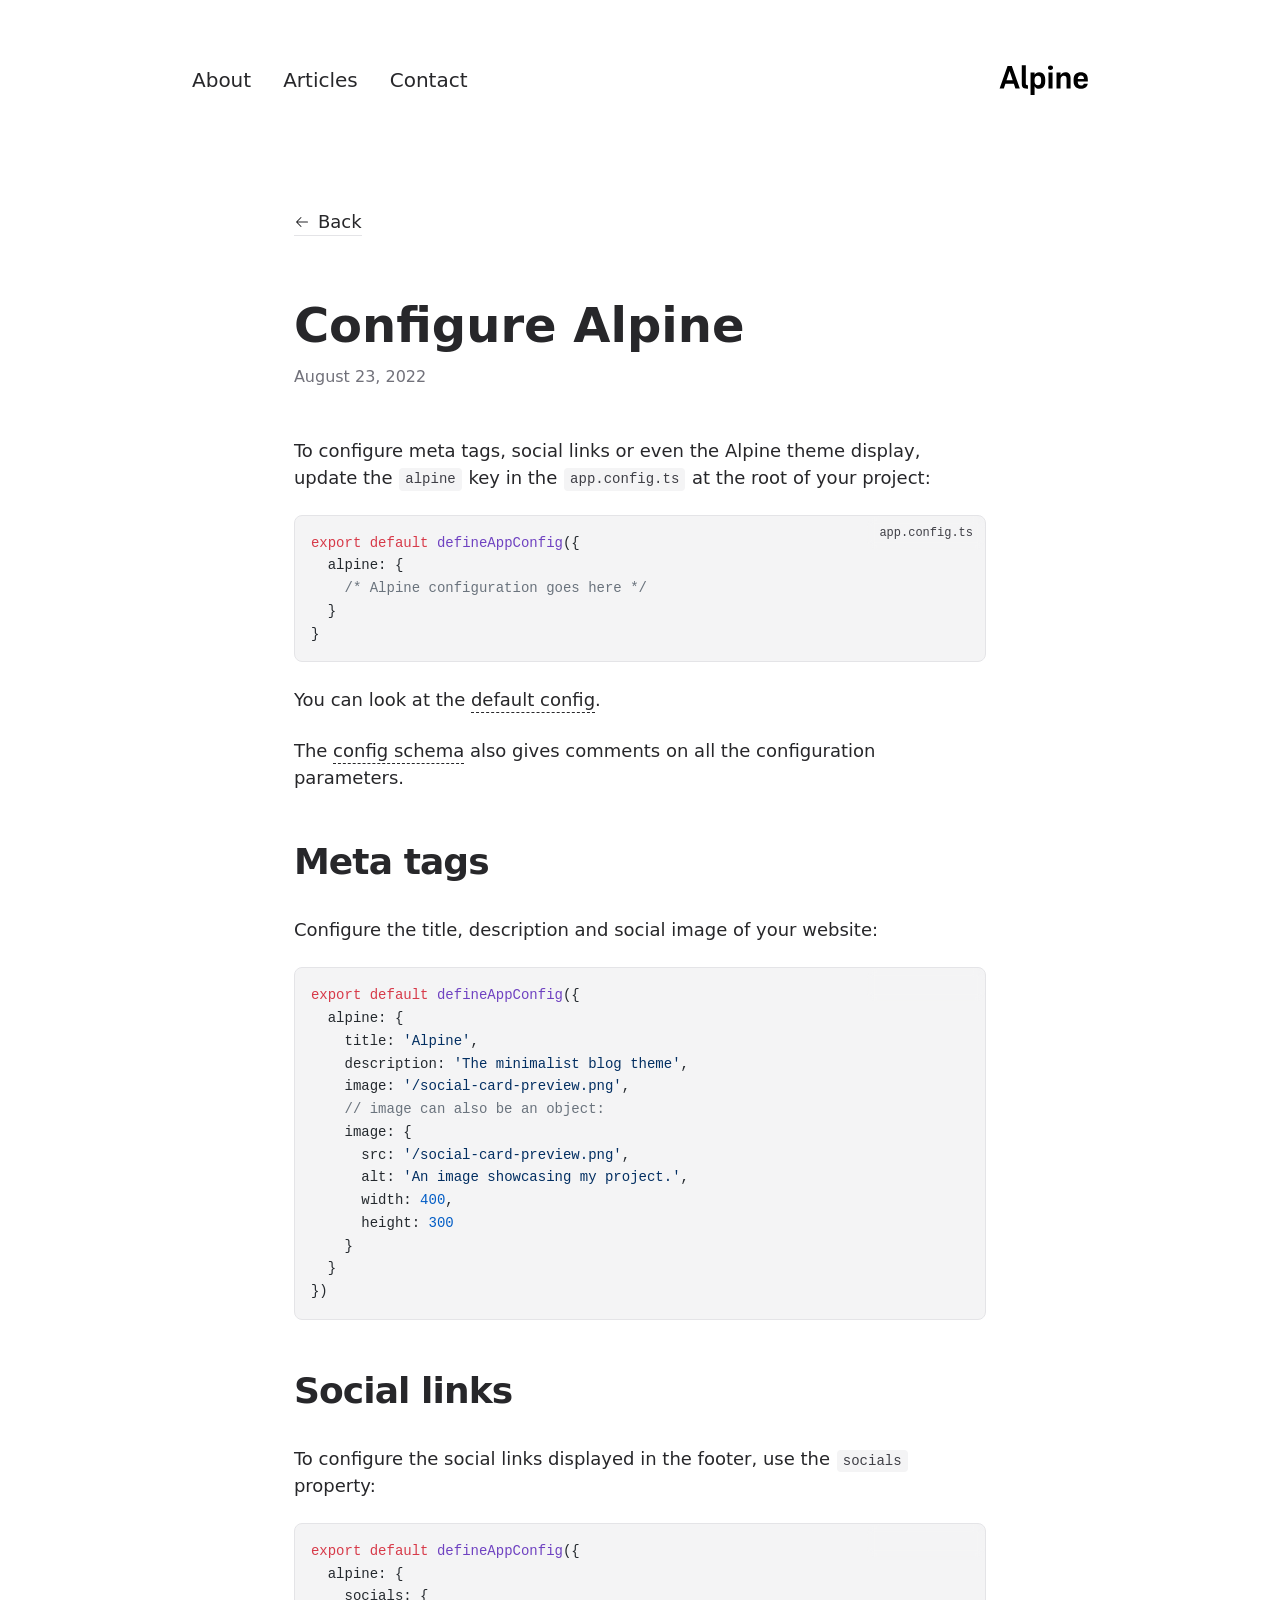
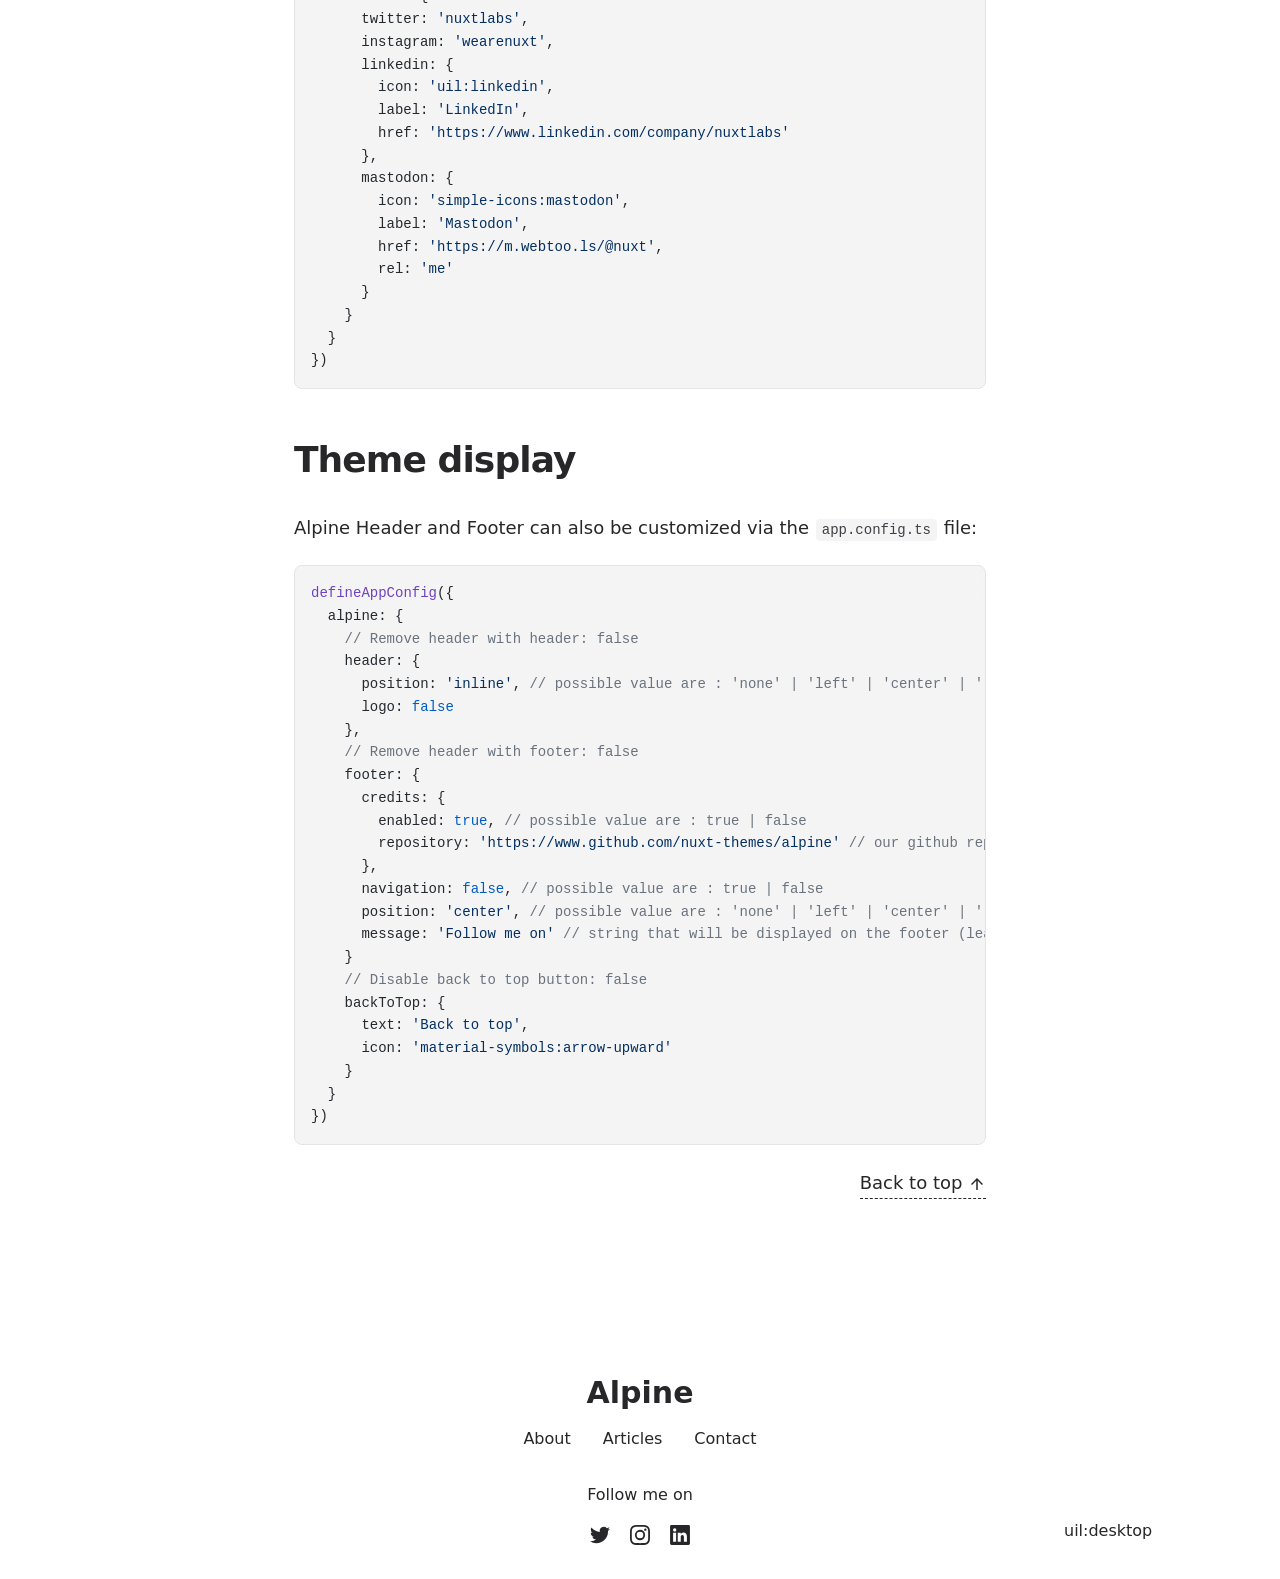
<file: articles/configure/index.html>
<!DOCTYPE html><html  lang="en"><head><meta charset="utf-8">
<meta name="viewport" content="width=device-width, initial-scale=1">
<title>Configure Alpine</title>
<meta name="twitter:card" content="summary_large_image">
<meta property="og:image:width" content="400">
<meta property="og:image:height" content="300">
<meta property="og:image:alt" content="An image showcasing my project.">
<meta property="og:title" content="Configure Alpine">
<meta name="description" content="Learn how to configure Alpine with the app.config.ts file.">
<meta property="og:description" content="Learn how to configure Alpine with the app.config.ts file.">
<meta property="og:image" content="/articles/configure-alpine.webp">
<link rel="preload" as="fetch" crossorigin="anonymous" href="/articles/configure/_payload.json?3f907058-0580-4bb3-8e6e-5ffc7ea80695">
<link rel="stylesheet" href="/_nuxt/entry.Fabdb7UU.css">
<link rel="stylesheet" href="/_nuxt/DocumentDrivenNotFound.EmPe0iLQ.css">
<link rel="stylesheet" href="/_nuxt/article.CTfgUnKM.css">
<link rel="stylesheet" href="/_nuxt/ProseA.D6qrGdJl.css">
<link rel="stylesheet" href="/_nuxt/ProseH1.CB8tsvkW.css">
<link rel="stylesheet" href="/_nuxt/ProseP.CLCdHw5P.css">
<link rel="stylesheet" href="/_nuxt/ProseCodeInline.r04dgH4V.css">
<link rel="stylesheet" href="/_nuxt/ProsePre.CchFRBtv.css">
<link rel="stylesheet" href="/_nuxt/ProseCode.XP3bIDdI.css">
<link rel="stylesheet" href="/_nuxt/ProseH2.CfVo1Jwa.css">
<link rel="modulepreload" as="script" crossorigin href="/_nuxt/DMdeBn5D.js">
<link rel="modulepreload" as="script" crossorigin href="/_nuxt/D6yMFm-E.js">
<link rel="modulepreload" as="script" crossorigin href="/_nuxt/D_4o8Fun.js">
<link rel="modulepreload" as="script" crossorigin href="/_nuxt/DX_amwJl.js">
<link rel="modulepreload" as="script" crossorigin href="/_nuxt/Bey4xMtg.js">
<link rel="modulepreload" as="script" crossorigin href="/_nuxt/BhzlHURh.js">
<link rel="modulepreload" as="script" crossorigin href="/_nuxt/CXBlUd9X.js">
<link rel="modulepreload" as="script" crossorigin href="/_nuxt/CwHeyZVY.js">
<link rel="modulepreload" as="script" crossorigin href="/_nuxt/CcKZ0bZJ.js">
<link rel="modulepreload" as="script" crossorigin href="/_nuxt/BcWussCh.js">
<link rel="modulepreload" as="script" crossorigin href="/_nuxt/DaT66DAF.js">
<link rel="modulepreload" as="script" crossorigin href="/_nuxt/BEK5WppD.js">
<link rel="modulepreload" as="script" crossorigin href="/_nuxt/C8uSynYS.js">
<link rel="modulepreload" as="script" crossorigin href="/_nuxt/Di1fa5W8.js">
<link rel="modulepreload" as="script" crossorigin href="/_nuxt/DOixnA1_.js">
<link rel="modulepreload" as="script" crossorigin href="/_nuxt/DFlhYBdG.js">
<link rel="modulepreload" as="script" crossorigin href="/_nuxt/BSw1Sg1U.js">
<link rel="prefetch" as="script" crossorigin href="/_nuxt/DXrHRgRJ.js">
<link rel="prefetch" as="script" crossorigin href="/_nuxt/DPCw38dw.js">
<link rel="prefetch" as="script" crossorigin href="/_nuxt/BT-knOK8.js">
<link rel="prefetch" as="style" href="/_nuxt/useStudio.DtI_gTbu.css">
<link rel="prefetch" as="script" crossorigin href="/_nuxt/CKFq_0Ed.js">
<link rel="prefetch" as="style" href="/_nuxt/error-404.BgJ0DaSj.css">
<link rel="prefetch" as="script" crossorigin href="/_nuxt/CeciK8Zn.js">
<link rel="prefetch" as="style" href="/_nuxt/error-500.COJOQdl4.css">
<link rel="prefetch" as="script" crossorigin href="/_nuxt/BZuQqiHD.js">
<script type="module" src="/_nuxt/DMdeBn5D.js" crossorigin></script><style id="pinceau-runtime-hydratable">@media{.phy[--]{--puid:QSnTfu-v;}.pv-ozvaYp{max-width:var(--elements-container-maxWidth);padding-left:var(--elements-container-padding-mobile);padding-right:var(--elements-container-padding-mobile);}@media (min-width: 475px){.pv-ozvaYp{padding-left:var(--elements-container-padding-xs);padding-right:var(--elements-container-padding-xs);}}@media (min-width: 640px){.pv-ozvaYp{padding-left:var(--elements-container-padding-sm);padding-right:var(--elements-container-padding-sm);}}@media (min-width: 768px){.pv-ozvaYp{padding-left:var(--elements-container-padding-md);padding-right:var(--elements-container-padding-md);}}} </style><style id="pinceau-theme">@media { :root {--pinceau-mq: initial; --alpine-readableLine: 68ch;--alpine-backdrop-backgroundColor: #f4f4f5b3;--prose-code-inline-padding: 0.2rem 0.375rem 0.2rem 0.375rem;--prose-code-block-backdropFilter: contrast(1);--prose-code-block-border-style: solid;--prose-code-block-border-width: 1px;--prose-tbody-tr-borderBottom-style: dashed;--prose-tbody-tr-borderBottom-width: 1px;--prose-th-textAlign: inherit;--prose-thead-borderBottom-style: solid;--prose-thead-borderBottom-width: 1px;--prose-thead-border-style: solid;--prose-thead-border-width: 0px;--prose-table-textAlign: start;--prose-hr-width: 1px;--prose-hr-style: solid;--prose-li-listStylePosition: outside;--prose-ol-li-markerColor: currentColor;--prose-ol-paddingInlineStart: 21px;--prose-ol-listStyleType: decimal;--prose-ul-li-markerColor: currentColor;--prose-ul-paddingInlineStart: 21px;--prose-ul-listStyleType: disc;--prose-blockquote-border-style: solid;--prose-blockquote-border-width: 4px;--prose-blockquote-quotes: '201C' '201D' '2018' '2019';--prose-blockquote-paddingInlineStart: 24px;--prose-a-code-color-hover: currentColor;--prose-a-code-color-static: currentColor;--prose-a-hasCode-borderBottom: none;--prose-a-border-distance: 2px;--prose-a-border-color-hover: currentColor;--prose-a-border-color-static: currentColor;--prose-a-border-style-hover: solid;--prose-a-border-style-static: dashed;--prose-a-border-width: 1px;--prose-a-color-static: inherit;--prose-a-textDecoration: none;--prose-h6-margin: 3rem 0 2rem;--prose-h5-margin: 3rem 0 2rem;--prose-h4-margin: 3rem 0 2rem;--prose-h3-margin: 3rem 0 2rem;--prose-h2-margin: 3rem 0 2rem;--prose-h1-margin: 0 0 2rem;--prose-p-fontSize: 18px;--typography-lead-loose: 2;--typography-lead-relaxed: 1.625;--typography-lead-normal: 1.5;--typography-lead-snug: 1.375;--typography-lead-tight: 1.25;--typography-lead-none: 1;--typography-lead-10: 2.5rem;--typography-lead-9: 2.25rem;--typography-lead-8: 2rem;--typography-lead-7: 1.75rem;--typography-lead-6: 1.5rem;--typography-lead-5: 1.25rem;--typography-lead-4: 1rem;--typography-lead-3: .75rem;--typography-lead-2: .5rem;--typography-lead-1: .025rem;--typography-fontWeight-black: 900;--typography-fontWeight-extrabold: 800;--typography-fontWeight-bold: 700;--typography-fontWeight-semibold: 600;--typography-fontWeight-medium: 500;--typography-fontWeight-normal: 400;--typography-fontWeight-light: 300;--typography-fontWeight-extralight: 200;--typography-fontWeight-thin: 100;--typography-fontSize-9xl: 128px;--typography-fontSize-8xl: 96px;--typography-fontSize-7xl: 72px;--typography-fontSize-6xl: 60px;--typography-fontSize-5xl: 48px;--typography-fontSize-4xl: 36px;--typography-fontSize-3xl: 30px;--typography-fontSize-2xl: 24px;--typography-fontSize-xl: 20px;--typography-fontSize-lg: 18px;--typography-fontSize-base: 16px;--typography-fontSize-sm: 14px;--typography-fontSize-xs: 12px;--typography-letterSpacing-wide: 0.025em;--typography-letterSpacing-tight: -0.025em;--typography-verticalMargin-base: 24px;--typography-verticalMargin-sm: 16px;--elements-border-secondary-hover: [object Object];--elements-backdrop-background: #fffc;--elements-backdrop-filter: saturate(200%) blur(20px);--elements-container-maxWidth: 64rem;--lead-loose: 2;--lead-relaxed: 1.625;--lead-normal: 1.5;--lead-snug: 1.375;--lead-tight: 1.25;--lead-none: 1;--lead-10: 2.5rem;--lead-9: 2.25rem;--lead-8: 2rem;--lead-7: 1.75rem;--lead-6: 1.5rem;--lead-5: 1.25rem;--lead-4: 1rem;--lead-3: .75rem;--lead-2: .5rem;--lead-1: .025rem;--letterSpacing-widest: 0.1em;--letterSpacing-wider: 0.05em;--letterSpacing-wide: 0.025em;--letterSpacing-normal: 0em;--letterSpacing-tight: -0.025em;--letterSpacing-tighter: -0.05em;--fontSize-9xl: 8rem;--fontSize-8xl: 6rem;--fontSize-7xl: 4.5rem;--fontSize-6xl: 3.75rem;--fontSize-5xl: 3rem;--fontSize-4xl: 2.25rem;--fontSize-3xl: 1.875rem;--fontSize-2xl: 1.5rem;--fontSize-xl: 1.25rem;--fontSize-lg: 1.125rem;--fontSize-base: 1rem;--fontSize-sm: 0.875rem;--fontSize-xs: 0.75rem;--fontWeight-black: 900;--fontWeight-extrabold: 800;--fontWeight-bold: 700;--fontWeight-semibold: 600;--fontWeight-medium: 500;--fontWeight-normal: 400;--fontWeight-light: 300;--fontWeight-extralight: 200;--fontWeight-thin: 100;--font-mono: ui-monospace, SFMono-Regular, Menlo, Monaco, Consolas, Liberation Mono, Courier New, monospace;--font-serif: ui-serif, Georgia, Cambria, Times New Roman, Times, serif;--font-sans: ui-sans-serif, system-ui, -apple-system, BlinkMacSystemFont, Segoe UI, Roboto, Helvetica Neue, Arial, Noto Sans, sans-serif, Apple Color Emoji, Segoe UI Emoji, Segoe UI Symbol, Noto Color Emoji;--opacity-total: 1;--opacity-high: 0.8;--opacity-medium: 0.5;--opacity-soft: 0.3;--opacity-light: 0.15;--opacity-bright: 0.1;--opacity-noOpacity: 0;--borderWidth-lg: 3px;--borderWidth-md: 2px;--borderWidth-sm: 1px;--borderWidth-noBorder: 0;--space-rem-875: 0.875rem;--space-rem-625: 0.625rem;--space-rem-375: 0.375rem;--space-rem-125: 0.125rem;--space-px: 1px;--space-128: 32rem;--space-96: 24rem;--space-80: 20rem;--space-72: 18rem;--space-64: 16rem;--space-60: 15rem;--space-56: 14rem;--space-52: 13rem;--space-48: 12rem;--space-44: 11rem;--space-40: 10rem;--space-36: 9rem;--space-32: 8rem;--space-28: 7rem;--space-24: 6rem;--space-20: 5rem;--space-16: 4rem;--space-14: 3.5rem;--space-12: 3rem;--space-11: 2.75rem;--space-10: 2.5rem;--space-9: 2.25rem;--space-8: 2rem;--space-7: 1.75rem;--space-6: 1.5rem;--space-5: 1.25rem;--space-4: 1rem;--space-3: 0.75rem;--space-2: 0.5rem;--space-1: 0.25rem;--space-0: 0px;--size-full: 100%;--size-7xl: 80rem;--size-6xl: 72rem;--size-5xl: 64rem;--size-4xl: 56rem;--size-3xl: 48rem;--size-2xl: 42rem;--size-xl: 36rem;--size-lg: 32rem;--size-md: 28rem;--size-sm: 24rem;--size-xs: 20rem;--size-200: 200px;--size-104: 104px;--size-80: 80px;--size-64: 64px;--size-56: 56px;--size-48: 48px;--size-40: 40px;--size-32: 32px;--size-24: 24px;--size-20: 20px;--size-16: 16px;--size-12: 12px;--size-8: 8px;--size-6: 6px;--size-4: 4px;--size-2: 2px;--size-0: 0px;--radii-full: 9999px;--radii-3xl: 1.75rem;--radii-2xl: 1.5rem;--radii-xl: 1rem;--radii-lg: 0.75rem;--radii-md: 0.5rem;--radii-sm: 0.375rem;--radii-xs: 0.25rem;--radii-2xs: 0.125rem;--radii-none: 0px;--shadow-none: 0px 0px 0px 0px transparent;--shadow-lg: 0px 10px 15px -3px #000000, 0px 4px 6px -4px #000000;--shadow-md: 0px 4px 6px -1px #000000, 0px 2px 4px -2px #000000;--shadow-sm: 0px 1px 3px 0px #000000, 0px 1px 2px -1px #000000;--shadow-xs: 0px 1px 2px 0px #000000;--height-screen: 100vh;--width-screen: 100vw;--color-primary-900: #002e38;--color-primary-800: #005c70;--color-primary-700: #008aa9;--color-primary-600: #00b9e1;--color-primary-500: #1ad6ff;--color-primary-400: #40ddff;--color-primary-300: #66e4ff;--color-primary-200: #8deaff;--color-primary-100: #b3f1ff;--color-primary-50: #d9f8ff;--color-ruby-900: #380011;--color-ruby-800: #700021;--color-ruby-700: #a90032;--color-ruby-600: #e10043;--color-ruby-500: #ff1a5e;--color-ruby-400: #ff4079;--color-ruby-300: #ff6694;--color-ruby-200: #ff8dae;--color-ruby-100: #ffb3c9;--color-ruby-50: #ffd9e4;--color-pink-900: #380025;--color-pink-800: #70004b;--color-pink-700: #a90070;--color-pink-600: #e10095;--color-pink-500: #ff1ab2;--color-pink-400: #ff40bf;--color-pink-300: #ff66cc;--color-pink-200: #ff8dd8;--color-pink-100: #ffb3e5;--color-pink-50: #ffd9f2;--color-purple-900: #190038;--color-purple-800: #330070;--color-purple-700: #4c00a9;--color-purple-600: #6500e1;--color-purple-500: #811aff;--color-purple-400: #9640ff;--color-purple-300: #ab66ff;--color-purple-200: #c08dff;--color-purple-100: #d5b3ff;--color-purple-50: #ead9ff;--color-royalblue-900: #0b0531;--color-royalblue-800: #160a62;--color-royalblue-700: #211093;--color-royalblue-600: #2c15c4;--color-royalblue-500: #4127e8;--color-royalblue-400: #614bec;--color-royalblue-300: #806ff0;--color-royalblue-200: #a093f3;--color-royalblue-100: #c0b7f7;--color-royalblue-50: #dfdbfb;--color-indigoblue-900: #001238;--color-indigoblue-800: #002370;--color-indigoblue-700: #0035a9;--color-indigoblue-600: #0047e1;--color-indigoblue-500: #1a62ff;--color-indigoblue-400: #407cff;--color-indigoblue-300: #6696ff;--color-indigoblue-200: #8db0ff;--color-indigoblue-100: #b3cbff;--color-indigoblue-50: #d9e5ff;--color-blue-900: #002438;--color-blue-800: #004870;--color-blue-700: #006ca9;--color-blue-600: #0090e1;--color-blue-500: #1aadff;--color-blue-400: #40bbff;--color-blue-300: #66c8ff;--color-blue-200: #8dd6ff;--color-blue-100: #b3e4ff;--color-blue-50: #d9f1ff;--color-lightblue-900: #002e38;--color-lightblue-800: #005c70;--color-lightblue-700: #008aa9;--color-lightblue-600: #00b9e1;--color-lightblue-500: #1ad6ff;--color-lightblue-400: #40ddff;--color-lightblue-300: #66e4ff;--color-lightblue-200: #8deaff;--color-lightblue-100: #b3f1ff;--color-lightblue-50: #d9f8ff;--color-teal-900: #062a28;--color-teal-800: #0b544f;--color-teal-700: #117d77;--color-teal-600: #16a79e;--color-teal-500: #1cd1c6;--color-teal-400: #36e4da;--color-teal-300: #5fe9e1;--color-teal-200: #87efe9;--color-teal-100: #aff4f0;--color-teal-50: #d7faf8;--color-pear-900: #2a2b09;--color-pear-800: #545512;--color-pear-700: #7e801b;--color-pear-600: #a8aa24;--color-pear-500: #d0d32f;--color-pear-400: #d8da52;--color-pear-300: #e0e274;--color-pear-200: #e8e997;--color-pear-100: #eff0ba;--color-pear-50: #f7f8dc;--color-red-900: #380300;--color-red-800: #700700;--color-red-700: #a90a00;--color-red-600: #e10e00;--color-red-500: #ff281a;--color-red-400: #ff4c40;--color-red-300: #ff7066;--color-red-200: #ff948d;--color-red-100: #ffb7b3;--color-red-50: #ffdbd9;--color-orange-900: #381800;--color-orange-800: #702f00;--color-orange-700: #a94700;--color-orange-600: #e15e00;--color-orange-500: #ff7a1a;--color-orange-400: #ff9040;--color-orange-300: #ffa666;--color-orange-200: #ffbd8d;--color-orange-100: #ffd3b3;--color-orange-50: #ffe9d9;--color-yellow-900: #362b03;--color-yellow-800: #6d5605;--color-yellow-700: #a38108;--color-yellow-600: #daac0a;--color-yellow-500: #f5c828;--color-yellow-400: #f7d14c;--color-yellow-300: #f8da70;--color-yellow-200: #fae393;--color-yellow-100: #fcedb7;--color-yellow-50: #fdf6db;--color-green-900: #003f25;--color-green-800: #005e38;--color-green-700: #007e4a;--color-green-600: #009d5d;--color-green-500: #00bd6f;--color-green-400: #00dc82;--color-green-300: #30ffaa;--color-green-200: #83ffcc;--color-green-100: #acffdd;--color-green-50: #d6ffee;--color-gray-900: #18181B;--color-gray-800: #27272A;--color-gray-700: #3f3f46;--color-gray-600: #52525B;--color-gray-500: #71717A;--color-gray-400: #a1a1aa;--color-gray-300: #D4d4d8;--color-gray-200: #e4e4e7;--color-gray-100: #f4f4f5;--color-gray-50: #fafafa;--color-black: #0c0c0d;--color-white: #FFFFFF;--media-portrait: only screen and (orientation: portrait);--media-landscape: only screen and (orientation: landscape);--media-rm: (prefers-reduced-motion: reduce);--media-2xl: (min-width: 1536px);--media-xl: (min-width: 1280px);--media-lg: (min-width: 1024px);--media-md: (min-width: 768px);--media-sm: (min-width: 640px);--media-xs: (min-width: 475px);--alpine-body-color: var(--color-gray-800);--alpine-body-backgroundColor: var(--color-white);--prose-code-inline-fontWeight: var(--typography-fontWeight-normal);--prose-code-inline-fontSize: var(--typography-fontSize-sm);--prose-code-inline-borderRadius: var(--radii-xs);--prose-code-block-pre-padding: var(--typography-verticalMargin-sm);--prose-code-block-margin: var(--typography-verticalMargin-base) 0;--prose-code-block-fontSize: var(--typography-fontSize-sm);--prose-tbody-code-inline-fontSize: var(--typography-fontSize-sm);--prose-tbody-td-padding: var(--typography-verticalMargin-sm);--prose-th-fontWeight: var(--typography-fontWeight-semibold);--prose-th-padding: 0 var(--typography-verticalMargin-sm) var(--typography-verticalMargin-sm) var(--typography-verticalMargin-sm);--prose-table-lineHeight: var(--typography-lead-6);--prose-table-fontSize: var(--typography-fontSize-sm);--prose-table-margin: var(--typography-verticalMargin-base) 0;--prose-hr-margin: var(--typography-verticalMargin-base) 0;--prose-li-margin: var(--typography-verticalMargin-sm) 0;--prose-ol-margin: var(--typography-verticalMargin-base) 0;--prose-ul-margin: var(--typography-verticalMargin-base) 0;--prose-blockquote-margin: var(--typography-verticalMargin-base) 0;--prose-a-code-border-style: var(--prose-a-border-style-static);--prose-a-code-border-width: var(--prose-a-border-width);--prose-a-fontWeight: var(--typography-fontWeight-medium);--prose-img-margin: var(--typography-verticalMargin-base) 0;--prose-strong-fontWeight: var(--typography-fontWeight-semibold);--prose-h6-iconSize: var(--typography-fontSize-base);--prose-h6-fontWeight: var(--typography-fontWeight-semibold);--prose-h6-lineHeight: var(--typography-lead-normal);--prose-h6-fontSize: var(--typography-fontSize-lg);--prose-h5-iconSize: var(--typography-fontSize-lg);--prose-h5-fontWeight: var(--typography-fontWeight-semibold);--prose-h5-lineHeight: var(--typography-lead-snug);--prose-h5-fontSize: var(--typography-fontSize-xl);--prose-h4-iconSize: var(--typography-fontSize-lg);--prose-h4-letterSpacing: var(--typography-letterSpacing-tight);--prose-h4-fontWeight: var(--typography-fontWeight-semibold);--prose-h4-lineHeight: var(--typography-lead-snug);--prose-h4-fontSize: var(--typography-fontSize-2xl);--prose-h3-iconSize: var(--typography-fontSize-xl);--prose-h3-letterSpacing: var(--typography-letterSpacing-tight);--prose-h3-fontWeight: var(--typography-fontWeight-semibold);--prose-h3-lineHeight: var(--typography-lead-snug);--prose-h3-fontSize: var(--typography-fontSize-3xl);--prose-h2-iconSize: var(--typography-fontSize-2xl);--prose-h2-letterSpacing: var(--typography-letterSpacing-tight);--prose-h2-fontWeight: var(--typography-fontWeight-semibold);--prose-h2-lineHeight: var(--typography-lead-tight);--prose-h2-fontSize: var(--typography-fontSize-4xl);--prose-h1-iconSize: var(--typography-fontSize-3xl);--prose-h1-letterSpacing: var(--typography-letterSpacing-tight);--prose-h1-fontWeight: var(--typography-fontWeight-bold);--prose-h1-lineHeight: var(--typography-lead-tight);--prose-h1-fontSize: var(--typography-fontSize-5xl);--prose-p-br-margin: var(--typography-verticalMargin-base) 0 0 0;--prose-p-margin: var(--typography-verticalMargin-base) 0;--prose-p-lineHeight: var(--typography-lead-normal);--typography-color-primary-900: var(--color-primary-900);--typography-color-primary-800: var(--color-primary-800);--typography-color-primary-700: var(--color-primary-700);--typography-color-primary-600: var(--color-primary-600);--typography-color-primary-500: var(--color-primary-500);--typography-color-primary-400: var(--color-primary-400);--typography-color-primary-300: var(--color-primary-300);--typography-color-primary-200: var(--color-primary-200);--typography-color-primary-100: var(--color-primary-100);--typography-color-primary-50: var(--color-primary-50);--typography-font-code: var(--font-mono);--typography-font-body: var(--font-sans);--typography-font-display: var(--font-sans);--typography-body-backgroundColor: var(--color-white);--typography-body-color: var(--color-black);--elements-state-danger-borderColor-secondary: var(--color-red-200);--elements-state-danger-borderColor-primary: var(--color-red-100);--elements-state-danger-backgroundColor-secondary: var(--color-red-100);--elements-state-danger-backgroundColor-primary: var(--color-red-50);--elements-state-danger-color-secondary: var(--color-red-600);--elements-state-danger-color-primary: var(--color-red-500);--elements-state-warning-borderColor-secondary: var(--color-yellow-200);--elements-state-warning-borderColor-primary: var(--color-yellow-100);--elements-state-warning-backgroundColor-secondary: var(--color-yellow-100);--elements-state-warning-backgroundColor-primary: var(--color-yellow-50);--elements-state-warning-color-secondary: var(--color-yellow-700);--elements-state-warning-color-primary: var(--color-yellow-600);--elements-state-success-borderColor-secondary: var(--color-green-200);--elements-state-success-borderColor-primary: var(--color-green-100);--elements-state-success-backgroundColor-secondary: var(--color-green-100);--elements-state-success-backgroundColor-primary: var(--color-green-50);--elements-state-success-color-secondary: var(--color-green-600);--elements-state-success-color-primary: var(--color-green-500);--elements-state-info-borderColor-secondary: var(--color-blue-200);--elements-state-info-borderColor-primary: var(--color-blue-100);--elements-state-info-backgroundColor-secondary: var(--color-blue-100);--elements-state-info-backgroundColor-primary: var(--color-blue-50);--elements-state-info-color-secondary: var(--color-blue-600);--elements-state-info-color-primary: var(--color-blue-500);--elements-state-primary-borderColor-secondary: var(--color-primary-200);--elements-state-primary-borderColor-primary: var(--color-primary-100);--elements-state-primary-backgroundColor-secondary: var(--color-primary-100);--elements-state-primary-backgroundColor-primary: var(--color-primary-50);--elements-state-primary-color-secondary: var(--color-primary-700);--elements-state-primary-color-primary: var(--color-primary-600);--elements-surface-secondary-backgroundColor: var(--color-gray-200);--elements-surface-primary-backgroundColor: var(--color-gray-100);--elements-surface-background-base: var(--color-gray-100);--elements-border-secondary-static: var(--color-gray-200);--elements-border-primary-hover: var(--color-gray-200);--elements-border-primary-static: var(--color-gray-100);--elements-container-padding-md: var(--space-16);--elements-container-padding-sm: var(--space-12);--elements-container-padding-xs: var(--space-8);--elements-container-padding-mobile: var(--space-6);--elements-text-secondary-color-hover: var(--color-gray-700);--elements-text-secondary-color-static: var(--color-gray-500);--elements-text-primary-color-static: var(--color-gray-900);--text-6xl-lineHeight: var(--lead-none);--text-6xl-fontSize: var(--fontSize-6xl);--text-5xl-lineHeight: var(--lead-none);--text-5xl-fontSize: var(--fontSize-5xl);--text-4xl-lineHeight: var(--lead-10);--text-4xl-fontSize: var(--fontSize-4xl);--text-3xl-lineHeight: var(--lead-9);--text-3xl-fontSize: var(--fontSize-3xl);--text-2xl-lineHeight: var(--lead-8);--text-2xl-fontSize: var(--fontSize-2xl);--text-xl-lineHeight: var(--lead-7);--text-xl-fontSize: var(--fontSize-xl);--text-lg-lineHeight: var(--lead-7);--text-lg-fontSize: var(--fontSize-lg);--text-base-lineHeight: var(--lead-6);--text-base-fontSize: var(--fontSize-base);--text-sm-lineHeight: var(--lead-5);--text-sm-fontSize: var(--fontSize-sm);--text-xs-lineHeight: var(--lead-4);--text-xs-fontSize: var(--fontSize-xs);--shadow-2xl: 0px 25px 50px -12px var(--color-gray-900);--shadow-xl: 0px 20px 25px -5px var(--color-gray-400), 0px 8px 10px -6px #000000;--color-secondary-900: var(--color-gray-900);--color-secondary-800: var(--color-gray-800);--color-secondary-700: var(--color-gray-700);--color-secondary-600: var(--color-gray-600);--color-secondary-500: var(--color-gray-500);--color-secondary-400: var(--color-gray-400);--color-secondary-300: var(--color-gray-300);--color-secondary-200: var(--color-gray-200);--color-secondary-100: var(--color-gray-100);--color-secondary-50: var(--color-gray-50);--prose-a-code-background-hover: var(--typography-color-primary-50);--prose-a-code-border-color-hover: var(--typography-color-primary-500);--prose-a-color-hover: var(--typography-color-primary-500);--typography-color-secondary-900: var(--color-secondary-900);--typography-color-secondary-800: var(--color-secondary-800);--typography-color-secondary-700: var(--color-secondary-700);--typography-color-secondary-600: var(--color-secondary-600);--typography-color-secondary-500: var(--color-secondary-500);--typography-color-secondary-400: var(--color-secondary-400);--typography-color-secondary-300: var(--color-secondary-300);--typography-color-secondary-200: var(--color-secondary-200);--typography-color-secondary-100: var(--color-secondary-100);--typography-color-secondary-50: var(--color-secondary-50);--prose-code-inline-backgroundColor: var(--typography-color-secondary-100);--prose-code-inline-color: var(--typography-color-secondary-700);--prose-code-block-backgroundColor: var(--typography-color-secondary-100);--prose-code-block-color: var(--typography-color-secondary-700);--prose-code-block-border-color: var(--typography-color-secondary-200);--prose-tbody-tr-borderBottom-color: var(--typography-color-secondary-200);--prose-th-color: var(--typography-color-secondary-600);--prose-thead-borderBottom-color: var(--typography-color-secondary-200);--prose-thead-border-color: var(--typography-color-secondary-300);--prose-hr-color: var(--typography-color-secondary-200);--prose-blockquote-border-color: var(--typography-color-secondary-200);--prose-blockquote-color: var(--typography-color-secondary-500);--prose-a-code-border-color-static: var(--typography-color-secondary-400); } }@media { :root.dark {--pinceau-mq: dark; --alpine-backdrop-backgroundColor: #18181bb3;--prose-code-block-backdropFilter: contrast(1);--prose-ol-li-markerColor: currentColor;--prose-ul-li-markerColor: currentColor;--prose-a-code-color-hover: currentColor;--prose-a-code-color-static: currentColor;--prose-a-border-color-hover: currentColor;--prose-a-border-color-static: currentColor;--prose-a-color-static: inherit;--elements-backdrop-background: #0c0d0ccc;--alpine-body-color: var(--color-gray-200);--alpine-body-backgroundColor: var(--color-black);--typography-body-backgroundColor: var(--color-black);--typography-body-color: var(--color-white);--elements-state-danger-borderColor-secondary: var(--color-red-700);--elements-state-danger-borderColor-primary: var(--color-red-800);--elements-state-danger-backgroundColor-secondary: var(--color-red-800);--elements-state-danger-backgroundColor-primary: var(--color-red-900);--elements-state-danger-color-secondary: var(--color-red-200);--elements-state-danger-color-primary: var(--color-red-300);--elements-state-warning-borderColor-secondary: var(--color-yellow-700);--elements-state-warning-borderColor-primary: var(--color-yellow-800);--elements-state-warning-backgroundColor-secondary: var(--color-yellow-800);--elements-state-warning-backgroundColor-primary: var(--color-yellow-900);--elements-state-warning-color-secondary: var(--color-yellow-200);--elements-state-warning-color-primary: var(--color-yellow-400);--elements-state-success-borderColor-secondary: var(--color-green-700);--elements-state-success-borderColor-primary: var(--color-green-800);--elements-state-success-backgroundColor-secondary: var(--color-green-800);--elements-state-success-backgroundColor-primary: var(--color-green-900);--elements-state-success-color-secondary: var(--color-green-200);--elements-state-success-color-primary: var(--color-green-400);--elements-state-info-borderColor-secondary: var(--color-blue-700);--elements-state-info-borderColor-primary: var(--color-blue-800);--elements-state-info-backgroundColor-secondary: var(--color-blue-800);--elements-state-info-backgroundColor-primary: var(--color-blue-900);--elements-state-info-color-secondary: var(--color-blue-200);--elements-state-info-color-primary: var(--color-blue-400);--elements-state-primary-borderColor-secondary: var(--color-primary-700);--elements-state-primary-borderColor-primary: var(--color-primary-800);--elements-state-primary-backgroundColor-secondary: var(--color-primary-800);--elements-state-primary-backgroundColor-primary: var(--color-primary-900);--elements-state-primary-color-secondary: var(--color-primary-200);--elements-state-primary-color-primary: var(--color-primary-400);--elements-surface-secondary-backgroundColor: var(--color-gray-800);--elements-surface-primary-backgroundColor: var(--color-gray-900);--elements-surface-background-base: var(--color-gray-900);--elements-border-secondary-static: var(--color-gray-800);--elements-border-primary-hover: var(--color-gray-800);--elements-border-primary-static: var(--color-gray-900);--elements-text-secondary-color-hover: var(--color-gray-200);--elements-text-secondary-color-static: var(--color-gray-400);--elements-text-primary-color-static: var(--color-gray-50);--prose-a-code-background-hover: var(--typography-color-primary-900);--prose-a-code-border-color-hover: var(--typography-color-primary-600);--prose-a-color-hover: var(--typography-color-primary-400);--prose-code-inline-backgroundColor: var(--typography-color-secondary-800);--prose-code-inline-color: var(--typography-color-secondary-200);--prose-code-block-backgroundColor: var(--typography-color-secondary-900);--prose-code-block-color: var(--typography-color-secondary-200);--prose-code-block-border-color: var(--typography-color-secondary-800);--prose-tbody-tr-borderBottom-color: var(--typography-color-secondary-800);--prose-th-color: var(--typography-color-secondary-400);--prose-thead-borderBottom-color: var(--typography-color-secondary-800);--prose-thead-border-color: var(--typography-color-secondary-600);--prose-hr-color: var(--typography-color-secondary-800);--prose-blockquote-border-color: var(--typography-color-secondary-700);--prose-blockquote-color: var(--typography-color-secondary-400);--prose-a-code-border-color-static: var(--typography-color-secondary-600); } }</style><script>"use strict";(()=>{const a=window,e=document.documentElement,c=window.localStorage,d=["dark","light"],n=c&&c.getItem&&c.getItem("nuxt-color-mode")||"system";let l=n==="system"?f():n;const i=e.getAttribute("data-color-mode-forced");i&&(l=i),r(l),a["__NUXT_COLOR_MODE__"]={preference:n,value:l,getColorScheme:f,addColorScheme:r,removeColorScheme:u};function r(o){const t=""+o+"",s="";e.classList?e.classList.add(t):e.className+=" "+t,s&&e.setAttribute("data-"+s,o)}function u(o){const t=""+o+"",s="";e.classList?e.classList.remove(t):e.className=e.className.replace(new RegExp(t,"g"),""),s&&e.removeAttribute("data-"+s)}function m(o){return a.matchMedia("(prefers-color-scheme"+o+")")}function f(){if(a.matchMedia&&m("").media!=="not all"){for(const o of d)if(m(":"+o).matches)return o}return"light"}})();
</script></head><body><div id="__nuxt"><div class="container pv-ozvaYp pc-QSnTfu app-layout" data-v-6578eb63 data-v-89f7fa3c><!--[--><div class="nuxt-progress" style="width:0%;height:3px;opacity:0;background-size:Infinity% auto;" data-v-6578eb63></div><header class="right" data-v-6578eb63 data-v-19143a2f><div class="menu" data-v-19143a2f><button aria-label="Navigation Menu" data-v-19143a2f><svg width="24" height="24" viewBox="0 0 68 68" fill="currentColor" xmlns="http://www.w3.org/2000/svg" data-v-19143a2f><path d="M8 34C8 32.1362 8 31.2044 8.30448 30.4693C8.71046 29.4892 9.48915 28.7105 10.4693 28.3045C11.2044 28 12.1362 28 14 28C15.8638 28 16.7956 28 17.5307 28.3045C18.5108 28.7105 19.2895 29.4892 19.6955 30.4693C20 31.2044 20 32.1362 20 34C20 35.8638 20 36.7956 19.6955 37.5307C19.2895 38.5108 18.5108 39.2895 17.5307 39.6955C16.7956 40 15.8638 40 14 40C12.1362 40 11.2044 40 10.4693 39.6955C9.48915 39.2895 8.71046 38.5108 8.30448 37.5307C8 36.7956 8 35.8638 8 34Z" data-v-19143a2f></path><path d="M28 34C28 32.1362 28 31.2044 28.3045 30.4693C28.7105 29.4892 29.4892 28.7105 30.4693 28.3045C31.2044 28 32.1362 28 34 28C35.8638 28 36.7956 28 37.5307 28.3045C38.5108 28.7105 39.2895 29.4892 39.6955 30.4693C40 31.2044 40 32.1362 40 34C40 35.8638 40 36.7956 39.6955 37.5307C39.2895 38.5108 38.5108 39.2895 37.5307 39.6955C36.7956 40 35.8638 40 34 40C32.1362 40 31.2044 40 30.4693 39.6955C29.4892 39.2895 28.7105 38.5108 28.3045 37.5307C28 36.7956 28 35.8638 28 34Z" data-v-19143a2f></path><path d="M48 34C48 32.1362 48 31.2044 48.3045 30.4693C48.7105 29.4892 49.4892 28.7105 50.4693 28.3045C51.2044 28 52.1362 28 54 28C55.8638 28 56.7956 28 57.5307 28.3045C58.5108 28.7105 59.2895 29.4892 59.6955 30.4693C60 31.2044 60 32.1362 60 34C60 35.8638 60 36.7956 59.6955 37.5307C59.2895 38.5108 58.5108 39.2895 57.5307 39.6955C56.7956 40 55.8638 40 54 40C52.1362 40 51.2044 40 50.4693 39.6955C49.4892 39.2895 48.7105 38.5108 48.3045 37.5307C48 36.7956 48 35.8638 48 34Z" data-v-19143a2f></path></svg></button></div><div class="overlay" data-v-19143a2f><nav data-v-19143a2f data-v-cf6f472c><ul data-v-cf6f472c><!--[--><li data-v-cf6f472c><a href="/" class="" data-v-cf6f472c><span class="underline-fx" data-v-cf6f472c></span> About</a></li><li data-v-cf6f472c><a href="/articles" class="" data-v-cf6f472c><span class="underline-fx" data-v-cf6f472c></span> Articles</a></li><li data-v-cf6f472c><a href="/contact" class="" data-v-cf6f472c><span class="underline-fx" data-v-cf6f472c></span> Contact</a></li><!--]--></ul></nav></div><div class="logo" data-v-19143a2f><a href="/" class="" data-v-19143a2f><img src="/logo-dark.svg" class="dark-img" alt="alpine" width="89" height="31" data-v-19143a2f><img src="/logo.svg" class="light-img" alt="alpine" width="89" height="31" data-v-19143a2f></a></div><div class="main-nav" data-v-19143a2f><nav data-v-19143a2f data-v-cf6f472c><ul data-v-cf6f472c><!--[--><li data-v-cf6f472c><a href="/" class="" data-v-cf6f472c><span class="underline-fx" data-v-cf6f472c></span> About</a></li><li data-v-cf6f472c><a href="/articles" class="" data-v-cf6f472c><span class="underline-fx" data-v-cf6f472c></span> Articles</a></li><li data-v-cf6f472c><a href="/contact" class="" data-v-cf6f472c><span class="underline-fx" data-v-cf6f472c></span> Contact</a></li><!--]--></ul></nav></div></header><!--[--><div class="document-driven-page"><article data-v-e2c9a2ef><a href="/articles" class="back" data-v-e2c9a2ef><svg xmlns="http://www.w3.org/2000/svg" xmlns:xlink="http://www.w3.org/1999/xlink" aria-hidden="true" role="img" class="icon" data-v-e2c9a2ef style="" width="1em" height="1em" viewBox="0 0 256 256" data-v-2124ae3c><path fill="currentColor" d="M224 128a8 8 0 0 1-8 8H59.31l58.35 58.34a8 8 0 0 1-11.32 11.32l-72-72a8 8 0 0 1 0-11.32l72-72a8 8 0 0 1 11.32 11.32L59.31 120H216a8 8 0 0 1 8 8"/></svg><span data-v-e2c9a2ef> Back </span></a><header data-v-e2c9a2ef><h1 class="title" data-v-e2c9a2ef>Configure Alpine</h1><time datetime="2022-08-23T00:00:00.000Z" data-v-e2c9a2ef>August 23, 2022</time></header><div class="prose" data-v-e2c9a2ef><!--[--><div><h1 id="configure-alpine" data-v-e29d76e2><a aria-current="page" href="/articles/configure#configure-alpine" class="router-link-active router-link-exact-active" data-v-e29d76e2><!--[-->Configure Alpine<!--]--><!----></a></h1><p data-v-df0bb2b5><!--[-->To configure meta tags, social links or even the Alpine theme display, update the <code class="" data-v-2e2a478a><!--[-->alpine<!--]--></code> key in the <code class="" data-v-2e2a478a><!--[-->app.config.ts<!--]--></code> at the root of your project:<!--]--></p><div class="highlight-ts prose-code" meta data-v-b15f86e3><span class="filename" data-v-b15f86e3>app.config.ts</span><!--[--><pre class="language-ts shiki shiki-themes github-light github-dark" style=""><!--[--><code><span class="line" line="1"><span style="--shiki-default:#D73A49;--shiki-dark:#F97583">export</span><span style="--shiki-default:#D73A49;--shiki-dark:#F97583"> default</span><span style="--shiki-default:#6F42C1;--shiki-dark:#B392F0"> defineAppConfig</span><span style="--shiki-default:#24292E;--shiki-dark:#E1E4E8">({
</span></span><span class="line" line="2"><span style="--shiki-default:#24292E;--shiki-dark:#E1E4E8">  alpine: {
</span></span><span class="line" line="3"><span style="--shiki-default:#6A737D;--shiki-dark:#6A737D">    /* Alpine configuration goes here */
</span></span><span class="line" line="4"><span style="--shiki-default:#24292E;--shiki-dark:#E1E4E8">  }
</span></span><span class="line" line="5"><span style="--shiki-default:#24292E;--shiki-dark:#E1E4E8">}
</span></span></code><!--]--></pre><!--]--><button class="copy-button" data-v-b15f86e3 data-v-d6435360><span class="sr-only" data-v-d6435360>Copy to clipboard</span><span class="icon-wrapper" data-v-d6435360><svg xmlns="http://www.w3.org/2000/svg" xmlns:xlink="http://www.w3.org/1999/xlink" aria-hidden="true" role="img" class="icon" data-v-d6435360 style="" width="18px" height="18px" viewBox="0 0 256 256" data-v-2124ae3c><path fill="currentColor" d="M216 32H88a8 8 0 0 0-8 8v40H40a8 8 0 0 0-8 8v128a8 8 0 0 0 8 8h128a8 8 0 0 0 8-8v-40h40a8 8 0 0 0 8-8V40a8 8 0 0 0-8-8m-56 176H48V96h112Zm48-48h-32V88a8 8 0 0 0-8-8H96V48h112Z"/></svg></span></button></div><p data-v-df0bb2b5><!--[-->You can look at the <a href="https://github.com/nuxt-themes/alpine/tree/main/app.config.ts" rel="nofollow" data-v-ca453b8a><!--[-->default config<!--]--></a>.<!--]--></p><p data-v-df0bb2b5><!--[-->The <a href="https://github.com/nuxt-themes/alpine/tree/main/app.config.ts" rel="nofollow" data-v-ca453b8a><!--[-->config schema<!--]--></a> also gives comments on all the configuration parameters.<!--]--></p><h2 id="meta-tags" data-v-c81fd792><a aria-current="page" href="/articles/configure#meta-tags" class="router-link-active router-link-exact-active" data-v-c81fd792><!--[-->Meta tags<!--]--><!----></a></h2><p data-v-df0bb2b5><!--[-->Configure the title, description and social image of your website:<!--]--></p><div class="highlight-ts prose-code" meta data-v-b15f86e3><span class="filename" data-v-b15f86e3>app.config.ts</span><!--[--><pre class="language-ts shiki shiki-themes github-light github-dark" style=""><!--[--><code><span class="line" line="1"><span style="--shiki-default:#D73A49;--shiki-dark:#F97583">export</span><span style="--shiki-default:#D73A49;--shiki-dark:#F97583"> default</span><span style="--shiki-default:#6F42C1;--shiki-dark:#B392F0"> defineAppConfig</span><span style="--shiki-default:#24292E;--shiki-dark:#E1E4E8">({
</span></span><span class="line" line="2"><span style="--shiki-default:#24292E;--shiki-dark:#E1E4E8">  alpine: {
</span></span><span class="line" line="3"><span style="--shiki-default:#24292E;--shiki-dark:#E1E4E8">    title: </span><span style="--shiki-default:#032F62;--shiki-dark:#9ECBFF">&#39;Alpine&#39;</span><span style="--shiki-default:#24292E;--shiki-dark:#E1E4E8">,
</span></span><span class="line" line="4"><span style="--shiki-default:#24292E;--shiki-dark:#E1E4E8">    description: </span><span style="--shiki-default:#032F62;--shiki-dark:#9ECBFF">&#39;The minimalist blog theme&#39;</span><span style="--shiki-default:#24292E;--shiki-dark:#E1E4E8">,
</span></span><span class="line" line="5"><span style="--shiki-default:#24292E;--shiki-dark:#E1E4E8">    image: </span><span style="--shiki-default:#032F62;--shiki-dark:#9ECBFF">&#39;/social-card-preview.png&#39;</span><span style="--shiki-default:#24292E;--shiki-dark:#E1E4E8">,
</span></span><span class="line" line="6"><span style="--shiki-default:#6A737D;--shiki-dark:#6A737D">    // image can also be an object:
</span></span><span class="line" line="7"><span style="--shiki-default:#24292E;--shiki-dark:#E1E4E8">    image: {
</span></span><span class="line" line="8"><span style="--shiki-default:#24292E;--shiki-dark:#E1E4E8">      src: </span><span style="--shiki-default:#032F62;--shiki-dark:#9ECBFF">&#39;/social-card-preview.png&#39;</span><span style="--shiki-default:#24292E;--shiki-dark:#E1E4E8">,
</span></span><span class="line" line="9"><span style="--shiki-default:#24292E;--shiki-dark:#E1E4E8">      alt: </span><span style="--shiki-default:#032F62;--shiki-dark:#9ECBFF">&#39;An image showcasing my project.&#39;</span><span style="--shiki-default:#24292E;--shiki-dark:#E1E4E8">,
</span></span><span class="line" line="10"><span style="--shiki-default:#24292E;--shiki-dark:#E1E4E8">      width: </span><span style="--shiki-default:#005CC5;--shiki-dark:#79B8FF">400</span><span style="--shiki-default:#24292E;--shiki-dark:#E1E4E8">,
</span></span><span class="line" line="11"><span style="--shiki-default:#24292E;--shiki-dark:#E1E4E8">      height: </span><span style="--shiki-default:#005CC5;--shiki-dark:#79B8FF">300
</span></span><span class="line" line="12"><span style="--shiki-default:#24292E;--shiki-dark:#E1E4E8">    }
</span></span><span class="line" line="13"><span style="--shiki-default:#24292E;--shiki-dark:#E1E4E8">  }
</span></span><span class="line" line="14"><span style="--shiki-default:#24292E;--shiki-dark:#E1E4E8">})
</span></span></code><!--]--></pre><!--]--><button class="copy-button" data-v-b15f86e3 data-v-d6435360><span class="sr-only" data-v-d6435360>Copy to clipboard</span><span class="icon-wrapper" data-v-d6435360><svg xmlns="http://www.w3.org/2000/svg" xmlns:xlink="http://www.w3.org/1999/xlink" aria-hidden="true" role="img" class="icon" data-v-d6435360 style="" width="18px" height="18px" viewBox="0 0 256 256" data-v-2124ae3c><path fill="currentColor" d="M216 32H88a8 8 0 0 0-8 8v40H40a8 8 0 0 0-8 8v128a8 8 0 0 0 8 8h128a8 8 0 0 0 8-8v-40h40a8 8 0 0 0 8-8V40a8 8 0 0 0-8-8m-56 176H48V96h112Zm48-48h-32V88a8 8 0 0 0-8-8H96V48h112Z"/></svg></span></button></div><h2 id="social-links" data-v-c81fd792><a aria-current="page" href="/articles/configure#social-links" class="router-link-active router-link-exact-active" data-v-c81fd792><!--[-->Social links<!--]--><!----></a></h2><p data-v-df0bb2b5><!--[-->To configure the social links displayed in the footer, use the <code class="" data-v-2e2a478a><!--[-->socials<!--]--></code> property:<!--]--></p><div class="highlight-ts prose-code" meta data-v-b15f86e3><span class="filename" data-v-b15f86e3>app.config.ts</span><!--[--><pre class="language-ts shiki shiki-themes github-light github-dark" style=""><!--[--><code><span class="line" line="1"><span style="--shiki-default:#D73A49;--shiki-dark:#F97583">export</span><span style="--shiki-default:#D73A49;--shiki-dark:#F97583"> default</span><span style="--shiki-default:#6F42C1;--shiki-dark:#B392F0"> defineAppConfig</span><span style="--shiki-default:#24292E;--shiki-dark:#E1E4E8">({
</span></span><span class="line" line="2"><span style="--shiki-default:#24292E;--shiki-dark:#E1E4E8">  alpine: {
</span></span><span class="line" line="3"><span style="--shiki-default:#24292E;--shiki-dark:#E1E4E8">    socials: {
</span></span><span class="line" line="4"><span style="--shiki-default:#24292E;--shiki-dark:#E1E4E8">      twitter: </span><span style="--shiki-default:#032F62;--shiki-dark:#9ECBFF">&#39;nuxtlabs&#39;</span><span style="--shiki-default:#24292E;--shiki-dark:#E1E4E8">,
</span></span><span class="line" line="5"><span style="--shiki-default:#24292E;--shiki-dark:#E1E4E8">      instagram: </span><span style="--shiki-default:#032F62;--shiki-dark:#9ECBFF">&#39;wearenuxt&#39;</span><span style="--shiki-default:#24292E;--shiki-dark:#E1E4E8">,
</span></span><span class="line" line="6"><span style="--shiki-default:#24292E;--shiki-dark:#E1E4E8">      linkedin: {
</span></span><span class="line" line="7"><span style="--shiki-default:#24292E;--shiki-dark:#E1E4E8">        icon: </span><span style="--shiki-default:#032F62;--shiki-dark:#9ECBFF">&#39;uil:linkedin&#39;</span><span style="--shiki-default:#24292E;--shiki-dark:#E1E4E8">,
</span></span><span class="line" line="8"><span style="--shiki-default:#24292E;--shiki-dark:#E1E4E8">        label: </span><span style="--shiki-default:#032F62;--shiki-dark:#9ECBFF">&#39;LinkedIn&#39;</span><span style="--shiki-default:#24292E;--shiki-dark:#E1E4E8">,
</span></span><span class="line" line="9"><span style="--shiki-default:#24292E;--shiki-dark:#E1E4E8">        href: </span><span style="--shiki-default:#032F62;--shiki-dark:#9ECBFF">&#39;https://www.linkedin.com/company/nuxtlabs&#39;
</span></span><span class="line" line="10"><span style="--shiki-default:#24292E;--shiki-dark:#E1E4E8">      },
</span></span><span class="line" line="11"><span style="--shiki-default:#24292E;--shiki-dark:#E1E4E8">      mastodon: {
</span></span><span class="line" line="12"><span style="--shiki-default:#24292E;--shiki-dark:#E1E4E8">        icon: </span><span style="--shiki-default:#032F62;--shiki-dark:#9ECBFF">&#39;simple-icons:mastodon&#39;</span><span style="--shiki-default:#24292E;--shiki-dark:#E1E4E8">,
</span></span><span class="line" line="13"><span style="--shiki-default:#24292E;--shiki-dark:#E1E4E8">        label: </span><span style="--shiki-default:#032F62;--shiki-dark:#9ECBFF">&#39;Mastodon&#39;</span><span style="--shiki-default:#24292E;--shiki-dark:#E1E4E8">,
</span></span><span class="line" line="14"><span style="--shiki-default:#24292E;--shiki-dark:#E1E4E8">        href: </span><span style="--shiki-default:#032F62;--shiki-dark:#9ECBFF">&#39;https://m.webtoo.ls/@nuxt&#39;</span><span style="--shiki-default:#24292E;--shiki-dark:#E1E4E8">,
</span></span><span class="line" line="15"><span style="--shiki-default:#24292E;--shiki-dark:#E1E4E8">        rel: </span><span style="--shiki-default:#032F62;--shiki-dark:#9ECBFF">&#39;me&#39;
</span></span><span class="line" line="16"><span style="--shiki-default:#24292E;--shiki-dark:#E1E4E8">      }
</span></span><span class="line" line="17"><span style="--shiki-default:#24292E;--shiki-dark:#E1E4E8">    }
</span></span><span class="line" line="18"><span style="--shiki-default:#24292E;--shiki-dark:#E1E4E8">  }
</span></span><span class="line" line="19"><span style="--shiki-default:#24292E;--shiki-dark:#E1E4E8">})
</span></span></code><!--]--></pre><!--]--><button class="copy-button" data-v-b15f86e3 data-v-d6435360><span class="sr-only" data-v-d6435360>Copy to clipboard</span><span class="icon-wrapper" data-v-d6435360><svg xmlns="http://www.w3.org/2000/svg" xmlns:xlink="http://www.w3.org/1999/xlink" aria-hidden="true" role="img" class="icon" data-v-d6435360 style="" width="18px" height="18px" viewBox="0 0 256 256" data-v-2124ae3c><path fill="currentColor" d="M216 32H88a8 8 0 0 0-8 8v40H40a8 8 0 0 0-8 8v128a8 8 0 0 0 8 8h128a8 8 0 0 0 8-8v-40h40a8 8 0 0 0 8-8V40a8 8 0 0 0-8-8m-56 176H48V96h112Zm48-48h-32V88a8 8 0 0 0-8-8H96V48h112Z"/></svg></span></button></div><h2 id="theme-display" data-v-c81fd792><a aria-current="page" href="/articles/configure#theme-display" class="router-link-active router-link-exact-active" data-v-c81fd792><!--[-->Theme display<!--]--><!----></a></h2><p data-v-df0bb2b5><!--[-->Alpine Header and Footer can also be customized via the <code class="" data-v-2e2a478a><!--[-->app.config.ts<!--]--></code> file:<!--]--></p><div class="highlight-ts prose-code" meta data-v-b15f86e3><span class="filename" data-v-b15f86e3>app.config.ts</span><!--[--><pre class="language-ts shiki shiki-themes github-light github-dark" style=""><!--[--><code><span class="line" line="1"><span style="--shiki-default:#6F42C1;--shiki-dark:#B392F0">defineAppConfig</span><span style="--shiki-default:#24292E;--shiki-dark:#E1E4E8">({
</span></span><span class="line" line="2"><span style="--shiki-default:#24292E;--shiki-dark:#E1E4E8">  alpine: {
</span></span><span class="line" line="3"><span style="--shiki-default:#6A737D;--shiki-dark:#6A737D">    // Remove header with header: false
</span></span><span class="line" line="4"><span style="--shiki-default:#24292E;--shiki-dark:#E1E4E8">    header: {
</span></span><span class="line" line="5"><span style="--shiki-default:#24292E;--shiki-dark:#E1E4E8">      position: </span><span style="--shiki-default:#032F62;--shiki-dark:#9ECBFF">&#39;inline&#39;</span><span style="--shiki-default:#24292E;--shiki-dark:#E1E4E8">, </span><span style="--shiki-default:#6A737D;--shiki-dark:#6A737D">// possible value are : &#39;none&#39; | &#39;left&#39; | &#39;center&#39; | &#39;right&#39; | &#39;inline&#39;
</span></span><span class="line" line="6"><span style="--shiki-default:#24292E;--shiki-dark:#E1E4E8">      logo: </span><span style="--shiki-default:#005CC5;--shiki-dark:#79B8FF">false
</span></span><span class="line" line="7"><span style="--shiki-default:#24292E;--shiki-dark:#E1E4E8">    },
</span></span><span class="line" line="8"><span style="--shiki-default:#6A737D;--shiki-dark:#6A737D">    // Remove header with footer: false
</span></span><span class="line" line="9"><span style="--shiki-default:#24292E;--shiki-dark:#E1E4E8">    footer: {
</span></span><span class="line" line="10"><span style="--shiki-default:#24292E;--shiki-dark:#E1E4E8">      credits: {
</span></span><span class="line" line="11"><span style="--shiki-default:#24292E;--shiki-dark:#E1E4E8">        enabled: </span><span style="--shiki-default:#005CC5;--shiki-dark:#79B8FF">true</span><span style="--shiki-default:#24292E;--shiki-dark:#E1E4E8">, </span><span style="--shiki-default:#6A737D;--shiki-dark:#6A737D">// possible value are : true | false
</span></span><span class="line" line="12"><span style="--shiki-default:#24292E;--shiki-dark:#E1E4E8">        repository: </span><span style="--shiki-default:#032F62;--shiki-dark:#9ECBFF">&#39;https://www.github.com/nuxt-themes/alpine&#39;</span><span style="--shiki-default:#6A737D;--shiki-dark:#6A737D"> // our github repository
</span></span><span class="line" line="13"><span style="--shiki-default:#24292E;--shiki-dark:#E1E4E8">      },
</span></span><span class="line" line="14"><span style="--shiki-default:#24292E;--shiki-dark:#E1E4E8">      navigation: </span><span style="--shiki-default:#005CC5;--shiki-dark:#79B8FF">false</span><span style="--shiki-default:#24292E;--shiki-dark:#E1E4E8">, </span><span style="--shiki-default:#6A737D;--shiki-dark:#6A737D">// possible value are : true | false
</span></span><span class="line" line="15"><span style="--shiki-default:#24292E;--shiki-dark:#E1E4E8">      position: </span><span style="--shiki-default:#032F62;--shiki-dark:#9ECBFF">&#39;center&#39;</span><span style="--shiki-default:#24292E;--shiki-dark:#E1E4E8">, </span><span style="--shiki-default:#6A737D;--shiki-dark:#6A737D">// possible value are : &#39;none&#39; | &#39;left&#39; | &#39;center&#39; | &#39;right&#39;
</span></span><span class="line" line="16"><span style="--shiki-default:#24292E;--shiki-dark:#E1E4E8">      message: </span><span style="--shiki-default:#032F62;--shiki-dark:#9ECBFF">&#39;Follow me on&#39;</span><span style="--shiki-default:#6A737D;--shiki-dark:#6A737D"> // string that will be displayed on the footer (leave empty or delete to disable)
</span></span><span class="line" line="17"><span style="--shiki-default:#24292E;--shiki-dark:#E1E4E8">    }
</span></span><span class="line" line="18"><span style="--shiki-default:#6A737D;--shiki-dark:#6A737D">    // Disable back to top button: false
</span></span><span class="line" line="19"><span style="--shiki-default:#24292E;--shiki-dark:#E1E4E8">    backToTop: {
</span></span><span class="line" line="20"><span style="--shiki-default:#24292E;--shiki-dark:#E1E4E8">      text: </span><span style="--shiki-default:#032F62;--shiki-dark:#9ECBFF">&#39;Back to top&#39;</span><span style="--shiki-default:#24292E;--shiki-dark:#E1E4E8">,
</span></span><span class="line" line="21"><span style="--shiki-default:#24292E;--shiki-dark:#E1E4E8">      icon: </span><span style="--shiki-default:#032F62;--shiki-dark:#9ECBFF">&#39;material-symbols:arrow-upward&#39;
</span></span><span class="line" line="22"><span style="--shiki-default:#24292E;--shiki-dark:#E1E4E8">    }
</span></span><span class="line" line="23"><span style="--shiki-default:#24292E;--shiki-dark:#E1E4E8">  }
</span></span><span class="line" line="24"><span style="--shiki-default:#24292E;--shiki-dark:#E1E4E8">})
</span></span></code><!--]--></pre><!--]--><button class="copy-button" data-v-b15f86e3 data-v-d6435360><span class="sr-only" data-v-d6435360>Copy to clipboard</span><span class="icon-wrapper" data-v-d6435360><svg xmlns="http://www.w3.org/2000/svg" xmlns:xlink="http://www.w3.org/1999/xlink" aria-hidden="true" role="img" class="icon" data-v-d6435360 style="" width="18px" height="18px" viewBox="0 0 256 256" data-v-2124ae3c><path fill="currentColor" d="M216 32H88a8 8 0 0 0-8 8v40H40a8 8 0 0 0-8 8v128a8 8 0 0 0 8 8h128a8 8 0 0 0 8-8v-40h40a8 8 0 0 0 8-8V40a8 8 0 0 0-8-8m-56 176H48V96h112Zm48-48h-32V88a8 8 0 0 0-8-8H96V48h112Z"/></svg></span></button></div><style>html .default .shiki span {color: var(--shiki-default);background: var(--shiki-default-bg);font-style: var(--shiki-default-font-style);font-weight: var(--shiki-default-font-weight);text-decoration: var(--shiki-default-text-decoration);}html .shiki span {color: var(--shiki-default);background: var(--shiki-default-bg);font-style: var(--shiki-default-font-style);font-weight: var(--shiki-default-font-weight);text-decoration: var(--shiki-default-text-decoration);}html .dark .shiki span {color: var(--shiki-dark);background: var(--shiki-dark-bg);font-style: var(--shiki-dark-font-style);font-weight: var(--shiki-dark-font-weight);text-decoration: var(--shiki-dark-text-decoration);}html.dark .shiki span {color: var(--shiki-dark);background: var(--shiki-dark-bg);font-style: var(--shiki-dark-font-style);font-weight: var(--shiki-dark-font-weight);text-decoration: var(--shiki-dark-text-decoration);}</style></div><!--]--><div class="back-to-top" data-v-e2c9a2ef><a data-v-e2c9a2ef data-v-ca453b8a><!--[-->Back to top <svg xmlns="http://www.w3.org/2000/svg" xmlns:xlink="http://www.w3.org/1999/xlink" aria-hidden="true" role="img" class="icon" data-v-e2c9a2ef style="" width="1em" height="1em" viewBox="0 0 24 24" data-v-2124ae3c><path fill="currentColor" d="M11 20V7.825l-5.6 5.6L4 12l8-8l8 8l-1.4 1.425l-5.6-5.6V20z"/></svg><!--]--></a></div></div></article></div><!--]--><footer class="center" data-v-6578eb63 data-v-53177074><a href="https://www.github.com/nuxt-themes/alpine" rel="noopener noreferrer" class="credits" data-v-53177074>Alpine</a><div class="navigation" data-v-53177074><nav data-v-53177074 data-v-cf6f472c><ul data-v-cf6f472c><!--[--><li data-v-cf6f472c><a href="/" class="" data-v-cf6f472c><span class="underline-fx" data-v-cf6f472c></span> About</a></li><li data-v-cf6f472c><a href="/articles" class="" data-v-cf6f472c><span class="underline-fx" data-v-cf6f472c></span> Articles</a></li><li data-v-cf6f472c><a href="/contact" class="" data-v-cf6f472c><span class="underline-fx" data-v-cf6f472c></span> Contact</a></li><!--]--></ul></nav></div><p class="message" data-v-53177074>Follow me on</p><div class="icons" data-v-53177074><div class="social" data-v-53177074><!--[--><a href="https://twitter.com/nuxtlabs" rel="noopener noreferrer" target="_blank" title="nuxtlabs" aria-label="nuxtlabs" data-v-e63dd99a><svg xmlns="http://www.w3.org/2000/svg" xmlns:xlink="http://www.w3.org/1999/xlink" aria-hidden="true" role="img" class="icon" data-v-e63dd99a style="" width="1em" height="1em" viewBox="0 0 24 24" data-v-2124ae3c><path fill="currentColor" d="M22 5.8a8.49 8.49 0 0 1-2.36.64a4.13 4.13 0 0 0 1.81-2.27a8.21 8.21 0 0 1-2.61 1a4.1 4.1 0 0 0-7 3.74a11.64 11.64 0 0 1-8.45-4.29a4.16 4.16 0 0 0-.55 2.07a4.09 4.09 0 0 0 1.82 3.41a4.05 4.05 0 0 1-1.86-.51v.05a4.1 4.1 0 0 0 3.3 4a3.93 3.93 0 0 1-1.1.17a4.9 4.9 0 0 1-.77-.07a4.11 4.11 0 0 0 3.83 2.84A8.22 8.22 0 0 1 3 18.34a7.93 7.93 0 0 1-1-.06a11.57 11.57 0 0 0 6.29 1.85A11.59 11.59 0 0 0 20 8.45v-.53a8.43 8.43 0 0 0 2-2.12"/></svg></a><a href="https://instagram.com/atinuxt" rel="noopener noreferrer" target="_blank" title="atinuxt" aria-label="atinuxt" data-v-e63dd99a><svg xmlns="http://www.w3.org/2000/svg" xmlns:xlink="http://www.w3.org/1999/xlink" aria-hidden="true" role="img" class="icon" data-v-e63dd99a style="" width="1em" height="1em" viewBox="0 0 24 24" data-v-2124ae3c><path fill="currentColor" d="M17.34 5.46a1.2 1.2 0 1 0 1.2 1.2a1.2 1.2 0 0 0-1.2-1.2m4.6 2.42a7.59 7.59 0 0 0-.46-2.43a4.94 4.94 0 0 0-1.16-1.77a4.7 4.7 0 0 0-1.77-1.15a7.3 7.3 0 0 0-2.43-.47C15.06 2 14.72 2 12 2s-3.06 0-4.12.06a7.3 7.3 0 0 0-2.43.47a4.78 4.78 0 0 0-1.77 1.15a4.7 4.7 0 0 0-1.15 1.77a7.3 7.3 0 0 0-.47 2.43C2 8.94 2 9.28 2 12s0 3.06.06 4.12a7.3 7.3 0 0 0 .47 2.43a4.7 4.7 0 0 0 1.15 1.77a4.78 4.78 0 0 0 1.77 1.15a7.3 7.3 0 0 0 2.43.47C8.94 22 9.28 22 12 22s3.06 0 4.12-.06a7.3 7.3 0 0 0 2.43-.47a4.7 4.7 0 0 0 1.77-1.15a4.85 4.85 0 0 0 1.16-1.77a7.59 7.59 0 0 0 .46-2.43c0-1.06.06-1.4.06-4.12s0-3.06-.06-4.12M20.14 16a5.61 5.61 0 0 1-.34 1.86a3.06 3.06 0 0 1-.75 1.15a3.19 3.19 0 0 1-1.15.75a5.61 5.61 0 0 1-1.86.34c-1 .05-1.37.06-4 .06s-3 0-4-.06a5.73 5.73 0 0 1-1.94-.3a3.27 3.27 0 0 1-1.1-.75a3 3 0 0 1-.74-1.15a5.54 5.54 0 0 1-.4-1.9c0-1-.06-1.37-.06-4s0-3 .06-4a5.54 5.54 0 0 1 .35-1.9A3 3 0 0 1 5 5a3.14 3.14 0 0 1 1.1-.8A5.73 5.73 0 0 1 8 3.86c1 0 1.37-.06 4-.06s3 0 4 .06a5.61 5.61 0 0 1 1.86.34a3.06 3.06 0 0 1 1.19.8a3.06 3.06 0 0 1 .75 1.1a5.61 5.61 0 0 1 .34 1.9c.05 1 .06 1.37.06 4s-.01 3-.06 4M12 6.87A5.13 5.13 0 1 0 17.14 12A5.12 5.12 0 0 0 12 6.87m0 8.46A3.33 3.33 0 1 1 15.33 12A3.33 3.33 0 0 1 12 15.33"/></svg></a><a href="https://www.linkedin.com/company/nuxtlabs" rel="noopener noreferrer" target="_blank" title="LinkedIn" aria-label="LinkedIn" data-v-e63dd99a><svg xmlns="http://www.w3.org/2000/svg" xmlns:xlink="http://www.w3.org/1999/xlink" aria-hidden="true" role="img" class="icon" data-v-e63dd99a style="" width="1em" height="1em" viewBox="0 0 24 24" data-v-2124ae3c><path fill="currentColor" d="M20.47 2H3.53a1.45 1.45 0 0 0-1.47 1.43v17.14A1.45 1.45 0 0 0 3.53 22h16.94a1.45 1.45 0 0 0 1.47-1.43V3.43A1.45 1.45 0 0 0 20.47 2M8.09 18.74h-3v-9h3ZM6.59 8.48a1.56 1.56 0 1 1 0-3.12a1.57 1.57 0 1 1 0 3.12m12.32 10.26h-3v-4.83c0-1.21-.43-2-1.52-2A1.65 1.65 0 0 0 12.85 13a2 2 0 0 0-.1.73v5h-3v-9h3V11a3 3 0 0 1 2.71-1.5c2 0 3.45 1.29 3.45 4.06Z"/></svg></a><!--]--></div><div class="color-mode-switch" data-v-53177074><button aria-label="Color Mode" data-v-53177074 data-v-c8f2f7f3><span data-v-c8f2f7f3></span></button></div></div></footer><!--]--></div></div><div id="teleports"></div><script type="application/json" id="__NUXT_DATA__" data-ssr="true" data-src="/articles/configure/_payload.json?3f907058-0580-4bb3-8e6e-5ffc7ea80695">[{"state":1,"once":1020,"_errors":1022,"serverRendered":985,"path":7,"prerenderedAt":1024},["Reactive",2],{"$sdd-pages":3,"$sdd-surrounds":959,"$sdd-globals":981,"$scolor-mode":983,"$sdd-navigation":986,"$sicons":1005},["ShallowRef",4],["ShallowReactive",5],{"/articles/configure":6},{"_path":7,"_dir":8,"_draft":9,"_partial":9,"_locale":10,"title":11,"description":12,"cover":13,"author":14,"date":18,"layout":19,"body":20,"_type":954,"_id":955,"_source":956,"_file":957,"_extension":958},"/articles/configure","articles",false,"","Configure Alpine","Learn how to configure Alpine with the app.config.ts file.","/articles/configure-alpine.webp",{"name":15,"avatarUrl":16,"link":17},"Clément Ollivier","https://pbs.twimg.com/profile_images/1370286658432724996/ZMSDzzIi_400x400.jpg","https://twitter.com/clemcodes","2022-08-23T00:00:00.000Z","article",{"type":21,"children":22,"toc":949},"root",[23,31,54,130,146,159,166,171,369,375,388,629,635,647,943],{"type":24,"tag":25,"props":26,"children":28},"element","h1",{"id":27},"configure-alpine",[29],{"type":30,"value":11},"text",{"type":24,"tag":32,"props":33,"children":34},"p",{},[35,37,44,46,52],{"type":30,"value":36},"To configure meta tags, social links or even the Alpine theme display, update the ",{"type":24,"tag":38,"props":39,"children":41},"code",{"className":40},[],[42],{"type":30,"value":43},"alpine",{"type":30,"value":45}," key in the ",{"type":24,"tag":38,"props":47,"children":49},{"className":48},[],[50],{"type":30,"value":51},"app.config.ts",{"type":30,"value":53}," at the root of your project:",{"type":24,"tag":55,"props":56,"children":60},"pre",{"className":57,"code":58,"filename":51,"language":59,"meta":10,"style":10},"language-ts shiki shiki-themes github-light github-dark","export default defineAppConfig({\n  alpine: {\n    /* Alpine configuration goes here */\n  }\n}\n","ts",[61],{"type":24,"tag":38,"props":62,"children":63},{"__ignoreMap":10},[64,93,102,112,121],{"type":24,"tag":65,"props":66,"children":69},"span",{"class":67,"line":68},"line",1,[70,76,81,87],{"type":24,"tag":65,"props":71,"children":73},{"style":72},"--shiki-default:#D73A49;--shiki-dark:#F97583",[74],{"type":30,"value":75},"export",{"type":24,"tag":65,"props":77,"children":78},{"style":72},[79],{"type":30,"value":80}," default",{"type":24,"tag":65,"props":82,"children":84},{"style":83},"--shiki-default:#6F42C1;--shiki-dark:#B392F0",[85],{"type":30,"value":86}," defineAppConfig",{"type":24,"tag":65,"props":88,"children":90},{"style":89},"--shiki-default:#24292E;--shiki-dark:#E1E4E8",[91],{"type":30,"value":92},"({\n",{"type":24,"tag":65,"props":94,"children":96},{"class":67,"line":95},2,[97],{"type":24,"tag":65,"props":98,"children":99},{"style":89},[100],{"type":30,"value":101},"  alpine: {\n",{"type":24,"tag":65,"props":103,"children":105},{"class":67,"line":104},3,[106],{"type":24,"tag":65,"props":107,"children":109},{"style":108},"--shiki-default:#6A737D;--shiki-dark:#6A737D",[110],{"type":30,"value":111},"    /* Alpine configuration goes here */\n",{"type":24,"tag":65,"props":113,"children":115},{"class":67,"line":114},4,[116],{"type":24,"tag":65,"props":117,"children":118},{"style":89},[119],{"type":30,"value":120},"  }\n",{"type":24,"tag":65,"props":122,"children":124},{"class":67,"line":123},5,[125],{"type":24,"tag":65,"props":126,"children":127},{"style":89},[128],{"type":30,"value":129},"}\n",{"type":24,"tag":32,"props":131,"children":132},{},[133,135,144],{"type":30,"value":134},"You can look at the ",{"type":24,"tag":136,"props":137,"children":141},"a",{"href":138,"rel":139},"https://github.com/nuxt-themes/alpine/tree/main/app.config.ts",[140],"nofollow",[142],{"type":30,"value":143},"default config",{"type":30,"value":145},".",{"type":24,"tag":32,"props":147,"children":148},{},[149,151,157],{"type":30,"value":150},"The ",{"type":24,"tag":136,"props":152,"children":154},{"href":138,"rel":153},[140],[155],{"type":30,"value":156},"config schema",{"type":30,"value":158}," also gives comments on all the configuration parameters.",{"type":24,"tag":160,"props":161,"children":163},"h2",{"id":162},"meta-tags",[164],{"type":30,"value":165},"Meta tags",{"type":24,"tag":32,"props":167,"children":168},{},[169],{"type":30,"value":170},"Configure the title, description and social image of your website:",{"type":24,"tag":55,"props":172,"children":174},{"className":57,"code":173,"filename":51,"language":59,"meta":10,"style":10},"export default defineAppConfig({\n  alpine: {\n    title: 'Alpine',\n    description: 'The minimalist blog theme',\n    image: '/social-card-preview.png',\n    // image can also be an object:\n    image: {\n      src: '/social-card-preview.png',\n      alt: 'An image showcasing my project.',\n      width: 400,\n      height: 300\n    }\n  }\n})\n",[175],{"type":24,"tag":38,"props":176,"children":177},{"__ignoreMap":10},[178,197,204,223,240,257,266,275,292,310,329,343,352,360],{"type":24,"tag":65,"props":179,"children":180},{"class":67,"line":68},[181,185,189,193],{"type":24,"tag":65,"props":182,"children":183},{"style":72},[184],{"type":30,"value":75},{"type":24,"tag":65,"props":186,"children":187},{"style":72},[188],{"type":30,"value":80},{"type":24,"tag":65,"props":190,"children":191},{"style":83},[192],{"type":30,"value":86},{"type":24,"tag":65,"props":194,"children":195},{"style":89},[196],{"type":30,"value":92},{"type":24,"tag":65,"props":198,"children":199},{"class":67,"line":95},[200],{"type":24,"tag":65,"props":201,"children":202},{"style":89},[203],{"type":30,"value":101},{"type":24,"tag":65,"props":205,"children":206},{"class":67,"line":104},[207,212,218],{"type":24,"tag":65,"props":208,"children":209},{"style":89},[210],{"type":30,"value":211},"    title: ",{"type":24,"tag":65,"props":213,"children":215},{"style":214},"--shiki-default:#032F62;--shiki-dark:#9ECBFF",[216],{"type":30,"value":217},"'Alpine'",{"type":24,"tag":65,"props":219,"children":220},{"style":89},[221],{"type":30,"value":222},",\n",{"type":24,"tag":65,"props":224,"children":225},{"class":67,"line":114},[226,231,236],{"type":24,"tag":65,"props":227,"children":228},{"style":89},[229],{"type":30,"value":230},"    description: ",{"type":24,"tag":65,"props":232,"children":233},{"style":214},[234],{"type":30,"value":235},"'The minimalist blog theme'",{"type":24,"tag":65,"props":237,"children":238},{"style":89},[239],{"type":30,"value":222},{"type":24,"tag":65,"props":241,"children":242},{"class":67,"line":123},[243,248,253],{"type":24,"tag":65,"props":244,"children":245},{"style":89},[246],{"type":30,"value":247},"    image: ",{"type":24,"tag":65,"props":249,"children":250},{"style":214},[251],{"type":30,"value":252},"'/social-card-preview.png'",{"type":24,"tag":65,"props":254,"children":255},{"style":89},[256],{"type":30,"value":222},{"type":24,"tag":65,"props":258,"children":260},{"class":67,"line":259},6,[261],{"type":24,"tag":65,"props":262,"children":263},{"style":108},[264],{"type":30,"value":265},"    // image can also be an object:\n",{"type":24,"tag":65,"props":267,"children":269},{"class":67,"line":268},7,[270],{"type":24,"tag":65,"props":271,"children":272},{"style":89},[273],{"type":30,"value":274},"    image: {\n",{"type":24,"tag":65,"props":276,"children":278},{"class":67,"line":277},8,[279,284,288],{"type":24,"tag":65,"props":280,"children":281},{"style":89},[282],{"type":30,"value":283},"      src: ",{"type":24,"tag":65,"props":285,"children":286},{"style":214},[287],{"type":30,"value":252},{"type":24,"tag":65,"props":289,"children":290},{"style":89},[291],{"type":30,"value":222},{"type":24,"tag":65,"props":293,"children":295},{"class":67,"line":294},9,[296,301,306],{"type":24,"tag":65,"props":297,"children":298},{"style":89},[299],{"type":30,"value":300},"      alt: ",{"type":24,"tag":65,"props":302,"children":303},{"style":214},[304],{"type":30,"value":305},"'An image showcasing my project.'",{"type":24,"tag":65,"props":307,"children":308},{"style":89},[309],{"type":30,"value":222},{"type":24,"tag":65,"props":311,"children":313},{"class":67,"line":312},10,[314,319,325],{"type":24,"tag":65,"props":315,"children":316},{"style":89},[317],{"type":30,"value":318},"      width: ",{"type":24,"tag":65,"props":320,"children":322},{"style":321},"--shiki-default:#005CC5;--shiki-dark:#79B8FF",[323],{"type":30,"value":324},"400",{"type":24,"tag":65,"props":326,"children":327},{"style":89},[328],{"type":30,"value":222},{"type":24,"tag":65,"props":330,"children":332},{"class":67,"line":331},11,[333,338],{"type":24,"tag":65,"props":334,"children":335},{"style":89},[336],{"type":30,"value":337},"      height: ",{"type":24,"tag":65,"props":339,"children":340},{"style":321},[341],{"type":30,"value":342},"300\n",{"type":24,"tag":65,"props":344,"children":346},{"class":67,"line":345},12,[347],{"type":24,"tag":65,"props":348,"children":349},{"style":89},[350],{"type":30,"value":351},"    }\n",{"type":24,"tag":65,"props":353,"children":355},{"class":67,"line":354},13,[356],{"type":24,"tag":65,"props":357,"children":358},{"style":89},[359],{"type":30,"value":120},{"type":24,"tag":65,"props":361,"children":363},{"class":67,"line":362},14,[364],{"type":24,"tag":65,"props":365,"children":366},{"style":89},[367],{"type":30,"value":368},"})\n",{"type":24,"tag":160,"props":370,"children":372},{"id":371},"social-links",[373],{"type":30,"value":374},"Social links",{"type":24,"tag":32,"props":376,"children":377},{},[378,380,386],{"type":30,"value":379},"To configure the social links displayed in the footer, use the ",{"type":24,"tag":38,"props":381,"children":383},{"className":382},[],[384],{"type":30,"value":385},"socials",{"type":30,"value":387}," property:",{"type":24,"tag":55,"props":389,"children":391},{"className":57,"code":390,"filename":51,"language":59,"meta":10,"style":10},"export default defineAppConfig({\n  alpine: {\n    socials: {\n      twitter: 'nuxtlabs',\n      instagram: 'wearenuxt',\n      linkedin: {\n        icon: 'uil:linkedin',\n        label: 'LinkedIn',\n        href: 'https://www.linkedin.com/company/nuxtlabs'\n      },\n      mastodon: {\n        icon: 'simple-icons:mastodon',\n        label: 'Mastodon',\n        href: 'https://m.webtoo.ls/@nuxt',\n        rel: 'me'\n      }\n    }\n  }\n})\n",[392],{"type":24,"tag":38,"props":393,"children":394},{"__ignoreMap":10},[395,414,421,429,446,463,471,488,505,518,526,534,550,566,582,596,605,613,621],{"type":24,"tag":65,"props":396,"children":397},{"class":67,"line":68},[398,402,406,410],{"type":24,"tag":65,"props":399,"children":400},{"style":72},[401],{"type":30,"value":75},{"type":24,"tag":65,"props":403,"children":404},{"style":72},[405],{"type":30,"value":80},{"type":24,"tag":65,"props":407,"children":408},{"style":83},[409],{"type":30,"value":86},{"type":24,"tag":65,"props":411,"children":412},{"style":89},[413],{"type":30,"value":92},{"type":24,"tag":65,"props":415,"children":416},{"class":67,"line":95},[417],{"type":24,"tag":65,"props":418,"children":419},{"style":89},[420],{"type":30,"value":101},{"type":24,"tag":65,"props":422,"children":423},{"class":67,"line":104},[424],{"type":24,"tag":65,"props":425,"children":426},{"style":89},[427],{"type":30,"value":428},"    socials: {\n",{"type":24,"tag":65,"props":430,"children":431},{"class":67,"line":114},[432,437,442],{"type":24,"tag":65,"props":433,"children":434},{"style":89},[435],{"type":30,"value":436},"      twitter: ",{"type":24,"tag":65,"props":438,"children":439},{"style":214},[440],{"type":30,"value":441},"'nuxtlabs'",{"type":24,"tag":65,"props":443,"children":444},{"style":89},[445],{"type":30,"value":222},{"type":24,"tag":65,"props":447,"children":448},{"class":67,"line":123},[449,454,459],{"type":24,"tag":65,"props":450,"children":451},{"style":89},[452],{"type":30,"value":453},"      instagram: ",{"type":24,"tag":65,"props":455,"children":456},{"style":214},[457],{"type":30,"value":458},"'wearenuxt'",{"type":24,"tag":65,"props":460,"children":461},{"style":89},[462],{"type":30,"value":222},{"type":24,"tag":65,"props":464,"children":465},{"class":67,"line":259},[466],{"type":24,"tag":65,"props":467,"children":468},{"style":89},[469],{"type":30,"value":470},"      linkedin: {\n",{"type":24,"tag":65,"props":472,"children":473},{"class":67,"line":268},[474,479,484],{"type":24,"tag":65,"props":475,"children":476},{"style":89},[477],{"type":30,"value":478},"        icon: ",{"type":24,"tag":65,"props":480,"children":481},{"style":214},[482],{"type":30,"value":483},"'uil:linkedin'",{"type":24,"tag":65,"props":485,"children":486},{"style":89},[487],{"type":30,"value":222},{"type":24,"tag":65,"props":489,"children":490},{"class":67,"line":277},[491,496,501],{"type":24,"tag":65,"props":492,"children":493},{"style":89},[494],{"type":30,"value":495},"        label: ",{"type":24,"tag":65,"props":497,"children":498},{"style":214},[499],{"type":30,"value":500},"'LinkedIn'",{"type":24,"tag":65,"props":502,"children":503},{"style":89},[504],{"type":30,"value":222},{"type":24,"tag":65,"props":506,"children":507},{"class":67,"line":294},[508,513],{"type":24,"tag":65,"props":509,"children":510},{"style":89},[511],{"type":30,"value":512},"        href: ",{"type":24,"tag":65,"props":514,"children":515},{"style":214},[516],{"type":30,"value":517},"'https://www.linkedin.com/company/nuxtlabs'\n",{"type":24,"tag":65,"props":519,"children":520},{"class":67,"line":312},[521],{"type":24,"tag":65,"props":522,"children":523},{"style":89},[524],{"type":30,"value":525},"      },\n",{"type":24,"tag":65,"props":527,"children":528},{"class":67,"line":331},[529],{"type":24,"tag":65,"props":530,"children":531},{"style":89},[532],{"type":30,"value":533},"      mastodon: {\n",{"type":24,"tag":65,"props":535,"children":536},{"class":67,"line":345},[537,541,546],{"type":24,"tag":65,"props":538,"children":539},{"style":89},[540],{"type":30,"value":478},{"type":24,"tag":65,"props":542,"children":543},{"style":214},[544],{"type":30,"value":545},"'simple-icons:mastodon'",{"type":24,"tag":65,"props":547,"children":548},{"style":89},[549],{"type":30,"value":222},{"type":24,"tag":65,"props":551,"children":552},{"class":67,"line":354},[553,557,562],{"type":24,"tag":65,"props":554,"children":555},{"style":89},[556],{"type":30,"value":495},{"type":24,"tag":65,"props":558,"children":559},{"style":214},[560],{"type":30,"value":561},"'Mastodon'",{"type":24,"tag":65,"props":563,"children":564},{"style":89},[565],{"type":30,"value":222},{"type":24,"tag":65,"props":567,"children":568},{"class":67,"line":362},[569,573,578],{"type":24,"tag":65,"props":570,"children":571},{"style":89},[572],{"type":30,"value":512},{"type":24,"tag":65,"props":574,"children":575},{"style":214},[576],{"type":30,"value":577},"'https://m.webtoo.ls/@nuxt'",{"type":24,"tag":65,"props":579,"children":580},{"style":89},[581],{"type":30,"value":222},{"type":24,"tag":65,"props":583,"children":585},{"class":67,"line":584},15,[586,591],{"type":24,"tag":65,"props":587,"children":588},{"style":89},[589],{"type":30,"value":590},"        rel: ",{"type":24,"tag":65,"props":592,"children":593},{"style":214},[594],{"type":30,"value":595},"'me'\n",{"type":24,"tag":65,"props":597,"children":599},{"class":67,"line":598},16,[600],{"type":24,"tag":65,"props":601,"children":602},{"style":89},[603],{"type":30,"value":604},"      }\n",{"type":24,"tag":65,"props":606,"children":608},{"class":67,"line":607},17,[609],{"type":24,"tag":65,"props":610,"children":611},{"style":89},[612],{"type":30,"value":351},{"type":24,"tag":65,"props":614,"children":616},{"class":67,"line":615},18,[617],{"type":24,"tag":65,"props":618,"children":619},{"style":89},[620],{"type":30,"value":120},{"type":24,"tag":65,"props":622,"children":624},{"class":67,"line":623},19,[625],{"type":24,"tag":65,"props":626,"children":627},{"style":89},[628],{"type":30,"value":368},{"type":24,"tag":160,"props":630,"children":632},{"id":631},"theme-display",[633],{"type":30,"value":634},"Theme display",{"type":24,"tag":32,"props":636,"children":637},{},[638,640,645],{"type":30,"value":639},"Alpine Header and Footer can also be customized via the ",{"type":24,"tag":38,"props":641,"children":643},{"className":642},[],[644],{"type":30,"value":51},{"type":30,"value":646}," file:",{"type":24,"tag":55,"props":648,"children":650},{"className":57,"code":649,"filename":51,"language":59,"meta":10,"style":10},"defineAppConfig({\n  alpine: {\n    // Remove header with header: false\n    header: {\n      position: 'inline', // possible value are : 'none' | 'left' | 'center' | 'right' | 'inline'\n      logo: false\n    },\n    // Remove header with footer: false\n    footer: {\n      credits: {\n        enabled: true, // possible value are : true | false\n        repository: 'https://www.github.com/nuxt-themes/alpine' // our github repository\n      },\n      navigation: false, // possible value are : true | false\n      position: 'center', // possible value are : 'none' | 'left' | 'center' | 'right'\n      message: 'Follow me on' // string that will be displayed on the footer (leave empty or delete to disable)\n    }\n    // Disable back to top button: false\n    backToTop: {\n      text: 'Back to top',\n      icon: 'material-symbols:arrow-upward'\n    }\n  }\n})\n",[651],{"type":24,"tag":38,"props":652,"children":653},{"__ignoreMap":10},[654,666,673,681,689,712,725,733,741,749,757,779,797,804,825,846,864,871,879,887,905,919,927,935],{"type":24,"tag":65,"props":655,"children":656},{"class":67,"line":68},[657,662],{"type":24,"tag":65,"props":658,"children":659},{"style":83},[660],{"type":30,"value":661},"defineAppConfig",{"type":24,"tag":65,"props":663,"children":664},{"style":89},[665],{"type":30,"value":92},{"type":24,"tag":65,"props":667,"children":668},{"class":67,"line":95},[669],{"type":24,"tag":65,"props":670,"children":671},{"style":89},[672],{"type":30,"value":101},{"type":24,"tag":65,"props":674,"children":675},{"class":67,"line":104},[676],{"type":24,"tag":65,"props":677,"children":678},{"style":108},[679],{"type":30,"value":680},"    // Remove header with header: false\n",{"type":24,"tag":65,"props":682,"children":683},{"class":67,"line":114},[684],{"type":24,"tag":65,"props":685,"children":686},{"style":89},[687],{"type":30,"value":688},"    header: {\n",{"type":24,"tag":65,"props":690,"children":691},{"class":67,"line":123},[692,697,702,707],{"type":24,"tag":65,"props":693,"children":694},{"style":89},[695],{"type":30,"value":696},"      position: ",{"type":24,"tag":65,"props":698,"children":699},{"style":214},[700],{"type":30,"value":701},"'inline'",{"type":24,"tag":65,"props":703,"children":704},{"style":89},[705],{"type":30,"value":706},", ",{"type":24,"tag":65,"props":708,"children":709},{"style":108},[710],{"type":30,"value":711},"// possible value are : 'none' | 'left' | 'center' | 'right' | 'inline'\n",{"type":24,"tag":65,"props":713,"children":714},{"class":67,"line":259},[715,720],{"type":24,"tag":65,"props":716,"children":717},{"style":89},[718],{"type":30,"value":719},"      logo: ",{"type":24,"tag":65,"props":721,"children":722},{"style":321},[723],{"type":30,"value":724},"false\n",{"type":24,"tag":65,"props":726,"children":727},{"class":67,"line":268},[728],{"type":24,"tag":65,"props":729,"children":730},{"style":89},[731],{"type":30,"value":732},"    },\n",{"type":24,"tag":65,"props":734,"children":735},{"class":67,"line":277},[736],{"type":24,"tag":65,"props":737,"children":738},{"style":108},[739],{"type":30,"value":740},"    // Remove header with footer: false\n",{"type":24,"tag":65,"props":742,"children":743},{"class":67,"line":294},[744],{"type":24,"tag":65,"props":745,"children":746},{"style":89},[747],{"type":30,"value":748},"    footer: {\n",{"type":24,"tag":65,"props":750,"children":751},{"class":67,"line":312},[752],{"type":24,"tag":65,"props":753,"children":754},{"style":89},[755],{"type":30,"value":756},"      credits: {\n",{"type":24,"tag":65,"props":758,"children":759},{"class":67,"line":331},[760,765,770,774],{"type":24,"tag":65,"props":761,"children":762},{"style":89},[763],{"type":30,"value":764},"        enabled: ",{"type":24,"tag":65,"props":766,"children":767},{"style":321},[768],{"type":30,"value":769},"true",{"type":24,"tag":65,"props":771,"children":772},{"style":89},[773],{"type":30,"value":706},{"type":24,"tag":65,"props":775,"children":776},{"style":108},[777],{"type":30,"value":778},"// possible value are : true | false\n",{"type":24,"tag":65,"props":780,"children":781},{"class":67,"line":345},[782,787,792],{"type":24,"tag":65,"props":783,"children":784},{"style":89},[785],{"type":30,"value":786},"        repository: ",{"type":24,"tag":65,"props":788,"children":789},{"style":214},[790],{"type":30,"value":791},"'https://www.github.com/nuxt-themes/alpine'",{"type":24,"tag":65,"props":793,"children":794},{"style":108},[795],{"type":30,"value":796}," // our github repository\n",{"type":24,"tag":65,"props":798,"children":799},{"class":67,"line":354},[800],{"type":24,"tag":65,"props":801,"children":802},{"style":89},[803],{"type":30,"value":525},{"type":24,"tag":65,"props":805,"children":806},{"class":67,"line":362},[807,812,817,821],{"type":24,"tag":65,"props":808,"children":809},{"style":89},[810],{"type":30,"value":811},"      navigation: ",{"type":24,"tag":65,"props":813,"children":814},{"style":321},[815],{"type":30,"value":816},"false",{"type":24,"tag":65,"props":818,"children":819},{"style":89},[820],{"type":30,"value":706},{"type":24,"tag":65,"props":822,"children":823},{"style":108},[824],{"type":30,"value":778},{"type":24,"tag":65,"props":826,"children":827},{"class":67,"line":584},[828,832,837,841],{"type":24,"tag":65,"props":829,"children":830},{"style":89},[831],{"type":30,"value":696},{"type":24,"tag":65,"props":833,"children":834},{"style":214},[835],{"type":30,"value":836},"'center'",{"type":24,"tag":65,"props":838,"children":839},{"style":89},[840],{"type":30,"value":706},{"type":24,"tag":65,"props":842,"children":843},{"style":108},[844],{"type":30,"value":845},"// possible value are : 'none' | 'left' | 'center' | 'right'\n",{"type":24,"tag":65,"props":847,"children":848},{"class":67,"line":598},[849,854,859],{"type":24,"tag":65,"props":850,"children":851},{"style":89},[852],{"type":30,"value":853},"      message: ",{"type":24,"tag":65,"props":855,"children":856},{"style":214},[857],{"type":30,"value":858},"'Follow me on'",{"type":24,"tag":65,"props":860,"children":861},{"style":108},[862],{"type":30,"value":863}," // string that will be displayed on the footer (leave empty or delete to disable)\n",{"type":24,"tag":65,"props":865,"children":866},{"class":67,"line":607},[867],{"type":24,"tag":65,"props":868,"children":869},{"style":89},[870],{"type":30,"value":351},{"type":24,"tag":65,"props":872,"children":873},{"class":67,"line":615},[874],{"type":24,"tag":65,"props":875,"children":876},{"style":108},[877],{"type":30,"value":878},"    // Disable back to top button: false\n",{"type":24,"tag":65,"props":880,"children":881},{"class":67,"line":623},[882],{"type":24,"tag":65,"props":883,"children":884},{"style":89},[885],{"type":30,"value":886},"    backToTop: {\n",{"type":24,"tag":65,"props":888,"children":890},{"class":67,"line":889},20,[891,896,901],{"type":24,"tag":65,"props":892,"children":893},{"style":89},[894],{"type":30,"value":895},"      text: ",{"type":24,"tag":65,"props":897,"children":898},{"style":214},[899],{"type":30,"value":900},"'Back to top'",{"type":24,"tag":65,"props":902,"children":903},{"style":89},[904],{"type":30,"value":222},{"type":24,"tag":65,"props":906,"children":908},{"class":67,"line":907},21,[909,914],{"type":24,"tag":65,"props":910,"children":911},{"style":89},[912],{"type":30,"value":913},"      icon: ",{"type":24,"tag":65,"props":915,"children":916},{"style":214},[917],{"type":30,"value":918},"'material-symbols:arrow-upward'\n",{"type":24,"tag":65,"props":920,"children":922},{"class":67,"line":921},22,[923],{"type":24,"tag":65,"props":924,"children":925},{"style":89},[926],{"type":30,"value":351},{"type":24,"tag":65,"props":928,"children":930},{"class":67,"line":929},23,[931],{"type":24,"tag":65,"props":932,"children":933},{"style":89},[934],{"type":30,"value":120},{"type":24,"tag":65,"props":936,"children":938},{"class":67,"line":937},24,[939],{"type":24,"tag":65,"props":940,"children":941},{"style":89},[942],{"type":30,"value":368},{"type":24,"tag":944,"props":945,"children":946},"style",{},[947],{"type":30,"value":948},"html .default .shiki span {color: var(--shiki-default);background: var(--shiki-default-bg);font-style: var(--shiki-default-font-style);font-weight: var(--shiki-default-font-weight);text-decoration: var(--shiki-default-text-decoration);}html .shiki span {color: var(--shiki-default);background: var(--shiki-default-bg);font-style: var(--shiki-default-font-style);font-weight: var(--shiki-default-font-weight);text-decoration: var(--shiki-default-text-decoration);}html .dark .shiki span {color: var(--shiki-dark);background: var(--shiki-dark-bg);font-style: var(--shiki-dark-font-style);font-weight: var(--shiki-dark-font-weight);text-decoration: var(--shiki-dark-text-decoration);}html.dark .shiki span {color: var(--shiki-dark);background: var(--shiki-dark-bg);font-style: var(--shiki-dark-font-style);font-weight: var(--shiki-dark-font-weight);text-decoration: var(--shiki-dark-text-decoration);}",{"title":10,"searchDepth":95,"depth":95,"links":950},[951,952,953],{"id":162,"depth":95,"text":165},{"id":371,"depth":95,"text":374},{"id":631,"depth":95,"text":634},"markdown","content:articles:2.configure.md","content","articles/2.configure.md","md",["ShallowRef",960],["ShallowReactive",961],{"/articles/configure":962},[963,974],{"_path":964,"_dir":8,"_draft":9,"_partial":9,"_locale":10,"title":965,"description":966,"cover":967,"author":968,"date":18,"layout":19,"_type":954,"_id":972,"_source":956,"_file":973,"_extension":958},"/articles/get-started","Get started with Alpine","Creating a blog with Alpine is a command away, as well as deploying to many platforms.","/articles/get-started.webp",{"name":969,"avatarUrl":970,"link":971},"Sébastien Chopin","https://pbs.twimg.com/profile_images/1042510623962275840/1Iw_Mvud_400x400.jpg","https://twitter.com/atinux","content:articles:1.get-started.md","articles/1.get-started.md",{"_path":975,"_dir":8,"_draft":9,"_partial":9,"_locale":10,"title":976,"description":977,"cover":978,"date":18,"layout":19,"_type":954,"_id":979,"_source":956,"_file":980,"_extension":958},"/articles/write-articles","Write Articles","Writing Markdown articles in Alpine is straightforward.","/articles/write-articles.webp","content:articles:3.write-articles.md","articles/3.write-articles.md",["ShallowRef",982],{},{"preference":984,"value":984,"unknown":985,"forced":9},"system",true,[987,991,1002],{"title":988,"_path":989,"layout":990},"About","/","default",{"title":992,"_path":993,"children":994,"layout":1001},"Articles","/articles",[995,996,997,998],{"title":965,"_path":964,"layout":19},{"title":11,"_path":7,"layout":19},{"title":976,"_path":975,"layout":19},{"title":999,"_path":1000,"layout":19},"Customize Alpine","/articles/design-tokens","page",{"title":1003,"_path":1004,"layout":990},"Contact","/contact",{"uil:twitter":1006,"uil:instagram":1009,"uil:linkedin":1011,"ph:arrow-left":1013,"material-symbols:arrow-upward":1016,"ph:copy":1018},{"left":1007,"top":1007,"width":937,"height":937,"rotate":1007,"vFlip":9,"hFlip":9,"body":1008},0,"\u003Cpath fill=\"currentColor\" d=\"M22 5.8a8.49 8.49 0 0 1-2.36.64a4.13 4.13 0 0 0 1.81-2.27a8.21 8.21 0 0 1-2.61 1a4.1 4.1 0 0 0-7 3.74a11.64 11.64 0 0 1-8.45-4.29a4.16 4.16 0 0 0-.55 2.07a4.09 4.09 0 0 0 1.82 3.41a4.05 4.05 0 0 1-1.86-.51v.05a4.1 4.1 0 0 0 3.3 4a3.93 3.93 0 0 1-1.1.17a4.9 4.9 0 0 1-.77-.07a4.11 4.11 0 0 0 3.83 2.84A8.22 8.22 0 0 1 3 18.34a7.93 7.93 0 0 1-1-.06a11.57 11.57 0 0 0 6.29 1.85A11.59 11.59 0 0 0 20 8.45v-.53a8.43 8.43 0 0 0 2-2.12\"/>",{"left":1007,"top":1007,"width":937,"height":937,"rotate":1007,"vFlip":9,"hFlip":9,"body":1010},"\u003Cpath fill=\"currentColor\" d=\"M17.34 5.46a1.2 1.2 0 1 0 1.2 1.2a1.2 1.2 0 0 0-1.2-1.2m4.6 2.42a7.59 7.59 0 0 0-.46-2.43a4.94 4.94 0 0 0-1.16-1.77a4.7 4.7 0 0 0-1.77-1.15a7.3 7.3 0 0 0-2.43-.47C15.06 2 14.72 2 12 2s-3.06 0-4.12.06a7.3 7.3 0 0 0-2.43.47a4.78 4.78 0 0 0-1.77 1.15a4.7 4.7 0 0 0-1.15 1.77a7.3 7.3 0 0 0-.47 2.43C2 8.94 2 9.28 2 12s0 3.06.06 4.12a7.3 7.3 0 0 0 .47 2.43a4.7 4.7 0 0 0 1.15 1.77a4.78 4.78 0 0 0 1.77 1.15a7.3 7.3 0 0 0 2.43.47C8.94 22 9.28 22 12 22s3.06 0 4.12-.06a7.3 7.3 0 0 0 2.43-.47a4.7 4.7 0 0 0 1.77-1.15a4.85 4.85 0 0 0 1.16-1.77a7.59 7.59 0 0 0 .46-2.43c0-1.06.06-1.4.06-4.12s0-3.06-.06-4.12M20.14 16a5.61 5.61 0 0 1-.34 1.86a3.06 3.06 0 0 1-.75 1.15a3.19 3.19 0 0 1-1.15.75a5.61 5.61 0 0 1-1.86.34c-1 .05-1.37.06-4 .06s-3 0-4-.06a5.73 5.73 0 0 1-1.94-.3a3.27 3.27 0 0 1-1.1-.75a3 3 0 0 1-.74-1.15a5.54 5.54 0 0 1-.4-1.9c0-1-.06-1.37-.06-4s0-3 .06-4a5.54 5.54 0 0 1 .35-1.9A3 3 0 0 1 5 5a3.14 3.14 0 0 1 1.1-.8A5.73 5.73 0 0 1 8 3.86c1 0 1.37-.06 4-.06s3 0 4 .06a5.61 5.61 0 0 1 1.86.34a3.06 3.06 0 0 1 1.19.8a3.06 3.06 0 0 1 .75 1.1a5.61 5.61 0 0 1 .34 1.9c.05 1 .06 1.37.06 4s-.01 3-.06 4M12 6.87A5.13 5.13 0 1 0 17.14 12A5.12 5.12 0 0 0 12 6.87m0 8.46A3.33 3.33 0 1 1 15.33 12A3.33 3.33 0 0 1 12 15.33\"/>",{"left":1007,"top":1007,"width":937,"height":937,"rotate":1007,"vFlip":9,"hFlip":9,"body":1012},"\u003Cpath fill=\"currentColor\" d=\"M20.47 2H3.53a1.45 1.45 0 0 0-1.47 1.43v17.14A1.45 1.45 0 0 0 3.53 22h16.94a1.45 1.45 0 0 0 1.47-1.43V3.43A1.45 1.45 0 0 0 20.47 2M8.09 18.74h-3v-9h3ZM6.59 8.48a1.56 1.56 0 1 1 0-3.12a1.57 1.57 0 1 1 0 3.12m12.32 10.26h-3v-4.83c0-1.21-.43-2-1.52-2A1.65 1.65 0 0 0 12.85 13a2 2 0 0 0-.1.73v5h-3v-9h3V11a3 3 0 0 1 2.71-1.5c2 0 3.45 1.29 3.45 4.06Z\"/>",{"left":1007,"top":1007,"width":1014,"height":1014,"rotate":1007,"vFlip":9,"hFlip":9,"body":1015},256,"\u003Cpath fill=\"currentColor\" d=\"M224 128a8 8 0 0 1-8 8H59.31l58.35 58.34a8 8 0 0 1-11.32 11.32l-72-72a8 8 0 0 1 0-11.32l72-72a8 8 0 0 1 11.32 11.32L59.31 120H216a8 8 0 0 1 8 8\"/>",{"left":1007,"top":1007,"width":937,"height":937,"rotate":1007,"vFlip":9,"hFlip":9,"body":1017},"\u003Cpath fill=\"currentColor\" d=\"M11 20V7.825l-5.6 5.6L4 12l8-8l8 8l-1.4 1.425l-5.6-5.6V20z\"/>",{"left":1007,"top":1007,"width":1014,"height":1014,"rotate":1007,"vFlip":9,"hFlip":9,"body":1019},"\u003Cpath fill=\"currentColor\" d=\"M216 32H88a8 8 0 0 0-8 8v40H40a8 8 0 0 0-8 8v128a8 8 0 0 0 8 8h128a8 8 0 0 0 8-8v-40h40a8 8 0 0 0 8-8V40a8 8 0 0 0-8-8m-56 176H48V96h112Zm48-48h-32V88a8 8 0 0 0-8-8H96V48h112Z\"/>",["Reactive",1021],["Set"],["Reactive",1023],{},1717672219026]</script>
<script>window.__NUXT__={};window.__NUXT__.config={public:{FORMSPREE_URL:"",plausible:{hashMode:false,trackLocalhost:false,domain:"",apiHost:"https://plausible.io",autoPageviews:true,autoOutboundTracking:false},studio:{apiURL:"https://api.nuxt.studio",iframeMessagingAllowedOrigins:""},mdc:{components:{prose:true,map:{p:"prose-p",a:"prose-a",blockquote:"prose-blockquote","code-inline":"prose-code-inline",code:"ProseCodeInline",em:"prose-em",h1:"prose-h1",h2:"prose-h2",h3:"prose-h3",h4:"prose-h4",h5:"prose-h5",h6:"prose-h6",hr:"prose-hr",img:"prose-img",ul:"prose-ul",ol:"prose-ol",li:"prose-li",strong:"prose-strong",table:"prose-table",thead:"prose-thead",tbody:"prose-tbody",td:"prose-td",th:"prose-th",tr:"prose-tr"}},headings:{anchorLinks:{h1:false,h2:true,h3:true,h4:true,h5:false,h6:false}}},content:{locales:[],defaultLocale:"",integrity:1717672188859,experimental:{stripQueryParameters:false,advanceQuery:false,clientDB:false},respectPathCase:false,api:{baseURL:"/api/_content"},navigation:{fields:["navTitle","layout"]},tags:{p:"prose-p",a:"prose-a",blockquote:"prose-blockquote","code-inline":"prose-code-inline",code:"ProseCodeInline",em:"prose-em",h1:"prose-h1",h2:"prose-h2",h3:"prose-h3",h4:"prose-h4",h5:"prose-h5",h6:"prose-h6",hr:"prose-hr",img:"prose-img",ul:"prose-ul",ol:"prose-ol",li:"prose-li",strong:"prose-strong",table:"prose-table",thead:"prose-thead",tbody:"prose-tbody",td:"prose-td",th:"prose-th",tr:"prose-tr"},highlight:{theme:{default:"github-light",dark:"github-dark"},preload:["json","js","ts","html","css","vue","diff","shell","markdown","yaml","bash","ini","c","cpp"],highlighter:"shiki",langs:["js","jsx","json","ts","tsx","vue","css","html","vue","bash","md","mdc","yaml","json","js","ts","html","css","vue","diff","shell","markdown","yaml","bash","ini","c","cpp"]},wsUrl:"",documentDriven:{page:true,navigation:true,surround:true,globals:{},layoutFallbacks:["theme"],injectPage:true},host:"",trailingSlash:false,search:"",contentHead:true,anchorLinks:{depth:4,exclude:[1]}}},app:{baseURL:"/",buildAssetsDir:"/_nuxt/",cdnURL:""}}</script></body></html>
</file>
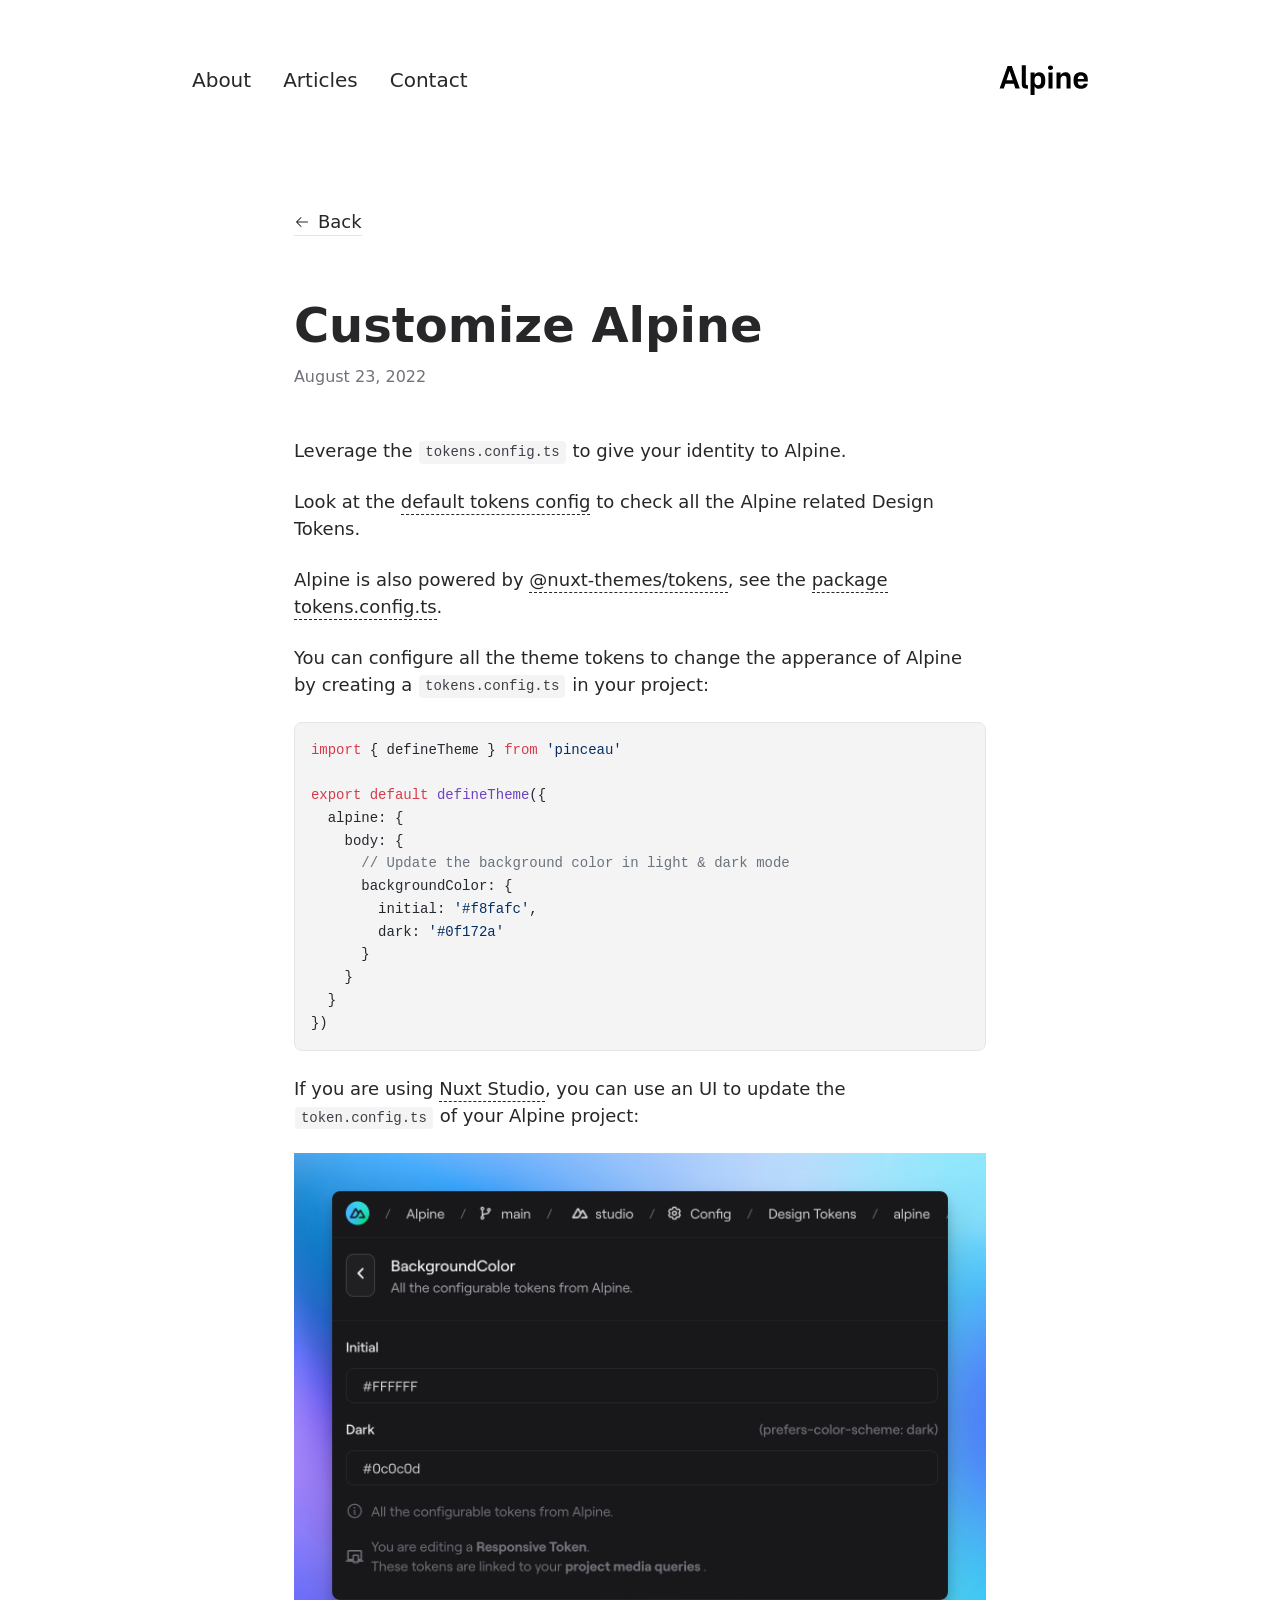
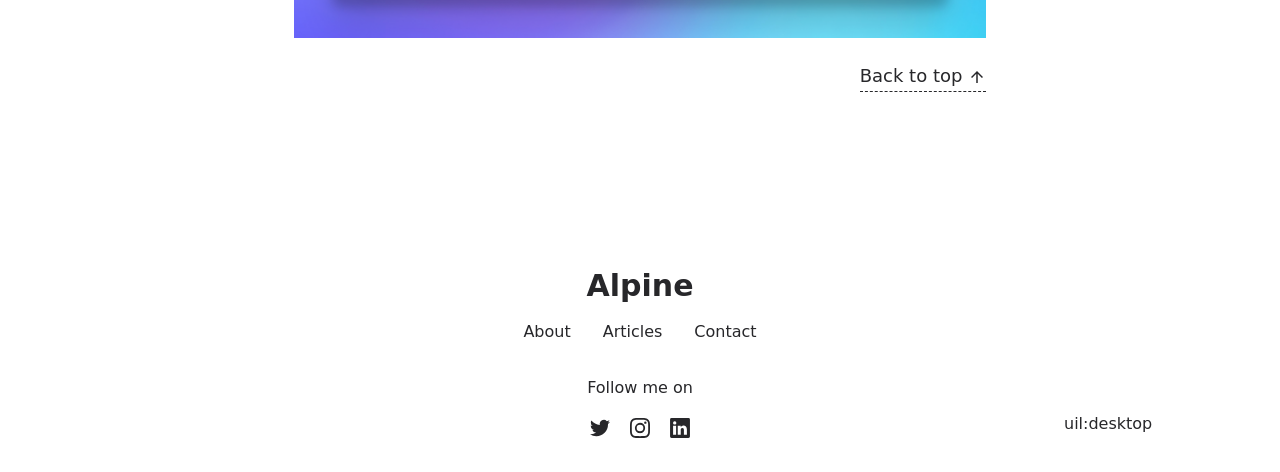
<file: articles/design-tokens/index.html>
<!DOCTYPE html><html  lang="en"><head><meta charset="utf-8">
<meta name="viewport" content="width=device-width, initial-scale=1">
<title>Customize Alpine</title>
<meta name="twitter:card" content="summary_large_image">
<meta property="og:image:width" content="400">
<meta property="og:image:height" content="300">
<meta property="og:image:alt" content="An image showcasing my project.">
<meta property="og:title" content="Customize Alpine">
<meta name="description" content="Leverage the tokens.config.ts to give your identity to Alpine.">
<meta property="og:description" content="Leverage the tokens.config.ts to give your identity to Alpine.">
<meta property="og:image" content="/articles/design-tokens.webp">
<link rel="preload" as="fetch" crossorigin="anonymous" href="/articles/design-tokens/_payload.json?3f907058-0580-4bb3-8e6e-5ffc7ea80695">
<link rel="stylesheet" href="/_nuxt/entry.Fabdb7UU.css">
<link rel="stylesheet" href="/_nuxt/DocumentDrivenNotFound.EmPe0iLQ.css">
<link rel="stylesheet" href="/_nuxt/article.CTfgUnKM.css">
<link rel="stylesheet" href="/_nuxt/ProseA.D6qrGdJl.css">
<link rel="stylesheet" href="/_nuxt/ProseH1.CB8tsvkW.css">
<link rel="stylesheet" href="/_nuxt/ProseP.CLCdHw5P.css">
<link rel="stylesheet" href="/_nuxt/ProseCodeInline.r04dgH4V.css">
<link rel="stylesheet" href="/_nuxt/ProsePre.CchFRBtv.css">
<link rel="stylesheet" href="/_nuxt/ProseCode.XP3bIDdI.css">
<link rel="stylesheet" href="/_nuxt/ProseImg.iaKQx7PM.css">
<link rel="modulepreload" as="script" crossorigin href="/_nuxt/DMdeBn5D.js">
<link rel="modulepreload" as="script" crossorigin href="/_nuxt/D6yMFm-E.js">
<link rel="modulepreload" as="script" crossorigin href="/_nuxt/D_4o8Fun.js">
<link rel="modulepreload" as="script" crossorigin href="/_nuxt/DX_amwJl.js">
<link rel="modulepreload" as="script" crossorigin href="/_nuxt/Bey4xMtg.js">
<link rel="modulepreload" as="script" crossorigin href="/_nuxt/BhzlHURh.js">
<link rel="modulepreload" as="script" crossorigin href="/_nuxt/CXBlUd9X.js">
<link rel="modulepreload" as="script" crossorigin href="/_nuxt/CwHeyZVY.js">
<link rel="modulepreload" as="script" crossorigin href="/_nuxt/CcKZ0bZJ.js">
<link rel="modulepreload" as="script" crossorigin href="/_nuxt/BcWussCh.js">
<link rel="modulepreload" as="script" crossorigin href="/_nuxt/DaT66DAF.js">
<link rel="modulepreload" as="script" crossorigin href="/_nuxt/BEK5WppD.js">
<link rel="modulepreload" as="script" crossorigin href="/_nuxt/C8uSynYS.js">
<link rel="modulepreload" as="script" crossorigin href="/_nuxt/Di1fa5W8.js">
<link rel="modulepreload" as="script" crossorigin href="/_nuxt/DOixnA1_.js">
<link rel="modulepreload" as="script" crossorigin href="/_nuxt/DFlhYBdG.js">
<link rel="modulepreload" as="script" crossorigin href="/_nuxt/BCpIWL1k.js">
<link rel="prefetch" as="script" crossorigin href="/_nuxt/DXrHRgRJ.js">
<link rel="prefetch" as="script" crossorigin href="/_nuxt/DPCw38dw.js">
<link rel="prefetch" as="script" crossorigin href="/_nuxt/BT-knOK8.js">
<link rel="prefetch" as="style" href="/_nuxt/useStudio.DtI_gTbu.css">
<link rel="prefetch" as="script" crossorigin href="/_nuxt/CKFq_0Ed.js">
<link rel="prefetch" as="style" href="/_nuxt/error-404.BgJ0DaSj.css">
<link rel="prefetch" as="script" crossorigin href="/_nuxt/CeciK8Zn.js">
<link rel="prefetch" as="style" href="/_nuxt/error-500.COJOQdl4.css">
<link rel="prefetch" as="script" crossorigin href="/_nuxt/BZuQqiHD.js">
<script type="module" src="/_nuxt/DMdeBn5D.js" crossorigin></script><style id="pinceau-runtime-hydratable">@media{.phy[--]{--puid:eH4L6T-v;}.pv-cMAO0k{max-width:var(--elements-container-maxWidth);padding-left:var(--elements-container-padding-mobile);padding-right:var(--elements-container-padding-mobile);}@media (min-width: 475px){.pv-cMAO0k{padding-left:var(--elements-container-padding-xs);padding-right:var(--elements-container-padding-xs);}}@media (min-width: 640px){.pv-cMAO0k{padding-left:var(--elements-container-padding-sm);padding-right:var(--elements-container-padding-sm);}}@media (min-width: 768px){.pv-cMAO0k{padding-left:var(--elements-container-padding-md);padding-right:var(--elements-container-padding-md);}}} </style><style id="pinceau-theme">@media { :root {--pinceau-mq: initial; --alpine-readableLine: 68ch;--alpine-backdrop-backgroundColor: #f4f4f5b3;--prose-code-inline-padding: 0.2rem 0.375rem 0.2rem 0.375rem;--prose-code-block-backdropFilter: contrast(1);--prose-code-block-border-style: solid;--prose-code-block-border-width: 1px;--prose-tbody-tr-borderBottom-style: dashed;--prose-tbody-tr-borderBottom-width: 1px;--prose-th-textAlign: inherit;--prose-thead-borderBottom-style: solid;--prose-thead-borderBottom-width: 1px;--prose-thead-border-style: solid;--prose-thead-border-width: 0px;--prose-table-textAlign: start;--prose-hr-width: 1px;--prose-hr-style: solid;--prose-li-listStylePosition: outside;--prose-ol-li-markerColor: currentColor;--prose-ol-paddingInlineStart: 21px;--prose-ol-listStyleType: decimal;--prose-ul-li-markerColor: currentColor;--prose-ul-paddingInlineStart: 21px;--prose-ul-listStyleType: disc;--prose-blockquote-border-style: solid;--prose-blockquote-border-width: 4px;--prose-blockquote-quotes: '201C' '201D' '2018' '2019';--prose-blockquote-paddingInlineStart: 24px;--prose-a-code-color-hover: currentColor;--prose-a-code-color-static: currentColor;--prose-a-hasCode-borderBottom: none;--prose-a-border-distance: 2px;--prose-a-border-color-hover: currentColor;--prose-a-border-color-static: currentColor;--prose-a-border-style-hover: solid;--prose-a-border-style-static: dashed;--prose-a-border-width: 1px;--prose-a-color-static: inherit;--prose-a-textDecoration: none;--prose-h6-margin: 3rem 0 2rem;--prose-h5-margin: 3rem 0 2rem;--prose-h4-margin: 3rem 0 2rem;--prose-h3-margin: 3rem 0 2rem;--prose-h2-margin: 3rem 0 2rem;--prose-h1-margin: 0 0 2rem;--prose-p-fontSize: 18px;--typography-lead-loose: 2;--typography-lead-relaxed: 1.625;--typography-lead-normal: 1.5;--typography-lead-snug: 1.375;--typography-lead-tight: 1.25;--typography-lead-none: 1;--typography-lead-10: 2.5rem;--typography-lead-9: 2.25rem;--typography-lead-8: 2rem;--typography-lead-7: 1.75rem;--typography-lead-6: 1.5rem;--typography-lead-5: 1.25rem;--typography-lead-4: 1rem;--typography-lead-3: .75rem;--typography-lead-2: .5rem;--typography-lead-1: .025rem;--typography-fontWeight-black: 900;--typography-fontWeight-extrabold: 800;--typography-fontWeight-bold: 700;--typography-fontWeight-semibold: 600;--typography-fontWeight-medium: 500;--typography-fontWeight-normal: 400;--typography-fontWeight-light: 300;--typography-fontWeight-extralight: 200;--typography-fontWeight-thin: 100;--typography-fontSize-9xl: 128px;--typography-fontSize-8xl: 96px;--typography-fontSize-7xl: 72px;--typography-fontSize-6xl: 60px;--typography-fontSize-5xl: 48px;--typography-fontSize-4xl: 36px;--typography-fontSize-3xl: 30px;--typography-fontSize-2xl: 24px;--typography-fontSize-xl: 20px;--typography-fontSize-lg: 18px;--typography-fontSize-base: 16px;--typography-fontSize-sm: 14px;--typography-fontSize-xs: 12px;--typography-letterSpacing-wide: 0.025em;--typography-letterSpacing-tight: -0.025em;--typography-verticalMargin-base: 24px;--typography-verticalMargin-sm: 16px;--elements-border-secondary-hover: [object Object];--elements-backdrop-background: #fffc;--elements-backdrop-filter: saturate(200%) blur(20px);--elements-container-maxWidth: 64rem;--lead-loose: 2;--lead-relaxed: 1.625;--lead-normal: 1.5;--lead-snug: 1.375;--lead-tight: 1.25;--lead-none: 1;--lead-10: 2.5rem;--lead-9: 2.25rem;--lead-8: 2rem;--lead-7: 1.75rem;--lead-6: 1.5rem;--lead-5: 1.25rem;--lead-4: 1rem;--lead-3: .75rem;--lead-2: .5rem;--lead-1: .025rem;--letterSpacing-widest: 0.1em;--letterSpacing-wider: 0.05em;--letterSpacing-wide: 0.025em;--letterSpacing-normal: 0em;--letterSpacing-tight: -0.025em;--letterSpacing-tighter: -0.05em;--fontSize-9xl: 8rem;--fontSize-8xl: 6rem;--fontSize-7xl: 4.5rem;--fontSize-6xl: 3.75rem;--fontSize-5xl: 3rem;--fontSize-4xl: 2.25rem;--fontSize-3xl: 1.875rem;--fontSize-2xl: 1.5rem;--fontSize-xl: 1.25rem;--fontSize-lg: 1.125rem;--fontSize-base: 1rem;--fontSize-sm: 0.875rem;--fontSize-xs: 0.75rem;--fontWeight-black: 900;--fontWeight-extrabold: 800;--fontWeight-bold: 700;--fontWeight-semibold: 600;--fontWeight-medium: 500;--fontWeight-normal: 400;--fontWeight-light: 300;--fontWeight-extralight: 200;--fontWeight-thin: 100;--font-mono: ui-monospace, SFMono-Regular, Menlo, Monaco, Consolas, Liberation Mono, Courier New, monospace;--font-serif: ui-serif, Georgia, Cambria, Times New Roman, Times, serif;--font-sans: ui-sans-serif, system-ui, -apple-system, BlinkMacSystemFont, Segoe UI, Roboto, Helvetica Neue, Arial, Noto Sans, sans-serif, Apple Color Emoji, Segoe UI Emoji, Segoe UI Symbol, Noto Color Emoji;--opacity-total: 1;--opacity-high: 0.8;--opacity-medium: 0.5;--opacity-soft: 0.3;--opacity-light: 0.15;--opacity-bright: 0.1;--opacity-noOpacity: 0;--borderWidth-lg: 3px;--borderWidth-md: 2px;--borderWidth-sm: 1px;--borderWidth-noBorder: 0;--space-rem-875: 0.875rem;--space-rem-625: 0.625rem;--space-rem-375: 0.375rem;--space-rem-125: 0.125rem;--space-px: 1px;--space-128: 32rem;--space-96: 24rem;--space-80: 20rem;--space-72: 18rem;--space-64: 16rem;--space-60: 15rem;--space-56: 14rem;--space-52: 13rem;--space-48: 12rem;--space-44: 11rem;--space-40: 10rem;--space-36: 9rem;--space-32: 8rem;--space-28: 7rem;--space-24: 6rem;--space-20: 5rem;--space-16: 4rem;--space-14: 3.5rem;--space-12: 3rem;--space-11: 2.75rem;--space-10: 2.5rem;--space-9: 2.25rem;--space-8: 2rem;--space-7: 1.75rem;--space-6: 1.5rem;--space-5: 1.25rem;--space-4: 1rem;--space-3: 0.75rem;--space-2: 0.5rem;--space-1: 0.25rem;--space-0: 0px;--size-full: 100%;--size-7xl: 80rem;--size-6xl: 72rem;--size-5xl: 64rem;--size-4xl: 56rem;--size-3xl: 48rem;--size-2xl: 42rem;--size-xl: 36rem;--size-lg: 32rem;--size-md: 28rem;--size-sm: 24rem;--size-xs: 20rem;--size-200: 200px;--size-104: 104px;--size-80: 80px;--size-64: 64px;--size-56: 56px;--size-48: 48px;--size-40: 40px;--size-32: 32px;--size-24: 24px;--size-20: 20px;--size-16: 16px;--size-12: 12px;--size-8: 8px;--size-6: 6px;--size-4: 4px;--size-2: 2px;--size-0: 0px;--radii-full: 9999px;--radii-3xl: 1.75rem;--radii-2xl: 1.5rem;--radii-xl: 1rem;--radii-lg: 0.75rem;--radii-md: 0.5rem;--radii-sm: 0.375rem;--radii-xs: 0.25rem;--radii-2xs: 0.125rem;--radii-none: 0px;--shadow-none: 0px 0px 0px 0px transparent;--shadow-lg: 0px 10px 15px -3px #000000, 0px 4px 6px -4px #000000;--shadow-md: 0px 4px 6px -1px #000000, 0px 2px 4px -2px #000000;--shadow-sm: 0px 1px 3px 0px #000000, 0px 1px 2px -1px #000000;--shadow-xs: 0px 1px 2px 0px #000000;--height-screen: 100vh;--width-screen: 100vw;--color-primary-900: #002e38;--color-primary-800: #005c70;--color-primary-700: #008aa9;--color-primary-600: #00b9e1;--color-primary-500: #1ad6ff;--color-primary-400: #40ddff;--color-primary-300: #66e4ff;--color-primary-200: #8deaff;--color-primary-100: #b3f1ff;--color-primary-50: #d9f8ff;--color-ruby-900: #380011;--color-ruby-800: #700021;--color-ruby-700: #a90032;--color-ruby-600: #e10043;--color-ruby-500: #ff1a5e;--color-ruby-400: #ff4079;--color-ruby-300: #ff6694;--color-ruby-200: #ff8dae;--color-ruby-100: #ffb3c9;--color-ruby-50: #ffd9e4;--color-pink-900: #380025;--color-pink-800: #70004b;--color-pink-700: #a90070;--color-pink-600: #e10095;--color-pink-500: #ff1ab2;--color-pink-400: #ff40bf;--color-pink-300: #ff66cc;--color-pink-200: #ff8dd8;--color-pink-100: #ffb3e5;--color-pink-50: #ffd9f2;--color-purple-900: #190038;--color-purple-800: #330070;--color-purple-700: #4c00a9;--color-purple-600: #6500e1;--color-purple-500: #811aff;--color-purple-400: #9640ff;--color-purple-300: #ab66ff;--color-purple-200: #c08dff;--color-purple-100: #d5b3ff;--color-purple-50: #ead9ff;--color-royalblue-900: #0b0531;--color-royalblue-800: #160a62;--color-royalblue-700: #211093;--color-royalblue-600: #2c15c4;--color-royalblue-500: #4127e8;--color-royalblue-400: #614bec;--color-royalblue-300: #806ff0;--color-royalblue-200: #a093f3;--color-royalblue-100: #c0b7f7;--color-royalblue-50: #dfdbfb;--color-indigoblue-900: #001238;--color-indigoblue-800: #002370;--color-indigoblue-700: #0035a9;--color-indigoblue-600: #0047e1;--color-indigoblue-500: #1a62ff;--color-indigoblue-400: #407cff;--color-indigoblue-300: #6696ff;--color-indigoblue-200: #8db0ff;--color-indigoblue-100: #b3cbff;--color-indigoblue-50: #d9e5ff;--color-blue-900: #002438;--color-blue-800: #004870;--color-blue-700: #006ca9;--color-blue-600: #0090e1;--color-blue-500: #1aadff;--color-blue-400: #40bbff;--color-blue-300: #66c8ff;--color-blue-200: #8dd6ff;--color-blue-100: #b3e4ff;--color-blue-50: #d9f1ff;--color-lightblue-900: #002e38;--color-lightblue-800: #005c70;--color-lightblue-700: #008aa9;--color-lightblue-600: #00b9e1;--color-lightblue-500: #1ad6ff;--color-lightblue-400: #40ddff;--color-lightblue-300: #66e4ff;--color-lightblue-200: #8deaff;--color-lightblue-100: #b3f1ff;--color-lightblue-50: #d9f8ff;--color-teal-900: #062a28;--color-teal-800: #0b544f;--color-teal-700: #117d77;--color-teal-600: #16a79e;--color-teal-500: #1cd1c6;--color-teal-400: #36e4da;--color-teal-300: #5fe9e1;--color-teal-200: #87efe9;--color-teal-100: #aff4f0;--color-teal-50: #d7faf8;--color-pear-900: #2a2b09;--color-pear-800: #545512;--color-pear-700: #7e801b;--color-pear-600: #a8aa24;--color-pear-500: #d0d32f;--color-pear-400: #d8da52;--color-pear-300: #e0e274;--color-pear-200: #e8e997;--color-pear-100: #eff0ba;--color-pear-50: #f7f8dc;--color-red-900: #380300;--color-red-800: #700700;--color-red-700: #a90a00;--color-red-600: #e10e00;--color-red-500: #ff281a;--color-red-400: #ff4c40;--color-red-300: #ff7066;--color-red-200: #ff948d;--color-red-100: #ffb7b3;--color-red-50: #ffdbd9;--color-orange-900: #381800;--color-orange-800: #702f00;--color-orange-700: #a94700;--color-orange-600: #e15e00;--color-orange-500: #ff7a1a;--color-orange-400: #ff9040;--color-orange-300: #ffa666;--color-orange-200: #ffbd8d;--color-orange-100: #ffd3b3;--color-orange-50: #ffe9d9;--color-yellow-900: #362b03;--color-yellow-800: #6d5605;--color-yellow-700: #a38108;--color-yellow-600: #daac0a;--color-yellow-500: #f5c828;--color-yellow-400: #f7d14c;--color-yellow-300: #f8da70;--color-yellow-200: #fae393;--color-yellow-100: #fcedb7;--color-yellow-50: #fdf6db;--color-green-900: #003f25;--color-green-800: #005e38;--color-green-700: #007e4a;--color-green-600: #009d5d;--color-green-500: #00bd6f;--color-green-400: #00dc82;--color-green-300: #30ffaa;--color-green-200: #83ffcc;--color-green-100: #acffdd;--color-green-50: #d6ffee;--color-gray-900: #18181B;--color-gray-800: #27272A;--color-gray-700: #3f3f46;--color-gray-600: #52525B;--color-gray-500: #71717A;--color-gray-400: #a1a1aa;--color-gray-300: #D4d4d8;--color-gray-200: #e4e4e7;--color-gray-100: #f4f4f5;--color-gray-50: #fafafa;--color-black: #0c0c0d;--color-white: #FFFFFF;--media-portrait: only screen and (orientation: portrait);--media-landscape: only screen and (orientation: landscape);--media-rm: (prefers-reduced-motion: reduce);--media-2xl: (min-width: 1536px);--media-xl: (min-width: 1280px);--media-lg: (min-width: 1024px);--media-md: (min-width: 768px);--media-sm: (min-width: 640px);--media-xs: (min-width: 475px);--alpine-body-color: var(--color-gray-800);--alpine-body-backgroundColor: var(--color-white);--prose-code-inline-fontWeight: var(--typography-fontWeight-normal);--prose-code-inline-fontSize: var(--typography-fontSize-sm);--prose-code-inline-borderRadius: var(--radii-xs);--prose-code-block-pre-padding: var(--typography-verticalMargin-sm);--prose-code-block-margin: var(--typography-verticalMargin-base) 0;--prose-code-block-fontSize: var(--typography-fontSize-sm);--prose-tbody-code-inline-fontSize: var(--typography-fontSize-sm);--prose-tbody-td-padding: var(--typography-verticalMargin-sm);--prose-th-fontWeight: var(--typography-fontWeight-semibold);--prose-th-padding: 0 var(--typography-verticalMargin-sm) var(--typography-verticalMargin-sm) var(--typography-verticalMargin-sm);--prose-table-lineHeight: var(--typography-lead-6);--prose-table-fontSize: var(--typography-fontSize-sm);--prose-table-margin: var(--typography-verticalMargin-base) 0;--prose-hr-margin: var(--typography-verticalMargin-base) 0;--prose-li-margin: var(--typography-verticalMargin-sm) 0;--prose-ol-margin: var(--typography-verticalMargin-base) 0;--prose-ul-margin: var(--typography-verticalMargin-base) 0;--prose-blockquote-margin: var(--typography-verticalMargin-base) 0;--prose-a-code-border-style: var(--prose-a-border-style-static);--prose-a-code-border-width: var(--prose-a-border-width);--prose-a-fontWeight: var(--typography-fontWeight-medium);--prose-img-margin: var(--typography-verticalMargin-base) 0;--prose-strong-fontWeight: var(--typography-fontWeight-semibold);--prose-h6-iconSize: var(--typography-fontSize-base);--prose-h6-fontWeight: var(--typography-fontWeight-semibold);--prose-h6-lineHeight: var(--typography-lead-normal);--prose-h6-fontSize: var(--typography-fontSize-lg);--prose-h5-iconSize: var(--typography-fontSize-lg);--prose-h5-fontWeight: var(--typography-fontWeight-semibold);--prose-h5-lineHeight: var(--typography-lead-snug);--prose-h5-fontSize: var(--typography-fontSize-xl);--prose-h4-iconSize: var(--typography-fontSize-lg);--prose-h4-letterSpacing: var(--typography-letterSpacing-tight);--prose-h4-fontWeight: var(--typography-fontWeight-semibold);--prose-h4-lineHeight: var(--typography-lead-snug);--prose-h4-fontSize: var(--typography-fontSize-2xl);--prose-h3-iconSize: var(--typography-fontSize-xl);--prose-h3-letterSpacing: var(--typography-letterSpacing-tight);--prose-h3-fontWeight: var(--typography-fontWeight-semibold);--prose-h3-lineHeight: var(--typography-lead-snug);--prose-h3-fontSize: var(--typography-fontSize-3xl);--prose-h2-iconSize: var(--typography-fontSize-2xl);--prose-h2-letterSpacing: var(--typography-letterSpacing-tight);--prose-h2-fontWeight: var(--typography-fontWeight-semibold);--prose-h2-lineHeight: var(--typography-lead-tight);--prose-h2-fontSize: var(--typography-fontSize-4xl);--prose-h1-iconSize: var(--typography-fontSize-3xl);--prose-h1-letterSpacing: var(--typography-letterSpacing-tight);--prose-h1-fontWeight: var(--typography-fontWeight-bold);--prose-h1-lineHeight: var(--typography-lead-tight);--prose-h1-fontSize: var(--typography-fontSize-5xl);--prose-p-br-margin: var(--typography-verticalMargin-base) 0 0 0;--prose-p-margin: var(--typography-verticalMargin-base) 0;--prose-p-lineHeight: var(--typography-lead-normal);--typography-color-primary-900: var(--color-primary-900);--typography-color-primary-800: var(--color-primary-800);--typography-color-primary-700: var(--color-primary-700);--typography-color-primary-600: var(--color-primary-600);--typography-color-primary-500: var(--color-primary-500);--typography-color-primary-400: var(--color-primary-400);--typography-color-primary-300: var(--color-primary-300);--typography-color-primary-200: var(--color-primary-200);--typography-color-primary-100: var(--color-primary-100);--typography-color-primary-50: var(--color-primary-50);--typography-font-code: var(--font-mono);--typography-font-body: var(--font-sans);--typography-font-display: var(--font-sans);--typography-body-backgroundColor: var(--color-white);--typography-body-color: var(--color-black);--elements-state-danger-borderColor-secondary: var(--color-red-200);--elements-state-danger-borderColor-primary: var(--color-red-100);--elements-state-danger-backgroundColor-secondary: var(--color-red-100);--elements-state-danger-backgroundColor-primary: var(--color-red-50);--elements-state-danger-color-secondary: var(--color-red-600);--elements-state-danger-color-primary: var(--color-red-500);--elements-state-warning-borderColor-secondary: var(--color-yellow-200);--elements-state-warning-borderColor-primary: var(--color-yellow-100);--elements-state-warning-backgroundColor-secondary: var(--color-yellow-100);--elements-state-warning-backgroundColor-primary: var(--color-yellow-50);--elements-state-warning-color-secondary: var(--color-yellow-700);--elements-state-warning-color-primary: var(--color-yellow-600);--elements-state-success-borderColor-secondary: var(--color-green-200);--elements-state-success-borderColor-primary: var(--color-green-100);--elements-state-success-backgroundColor-secondary: var(--color-green-100);--elements-state-success-backgroundColor-primary: var(--color-green-50);--elements-state-success-color-secondary: var(--color-green-600);--elements-state-success-color-primary: var(--color-green-500);--elements-state-info-borderColor-secondary: var(--color-blue-200);--elements-state-info-borderColor-primary: var(--color-blue-100);--elements-state-info-backgroundColor-secondary: var(--color-blue-100);--elements-state-info-backgroundColor-primary: var(--color-blue-50);--elements-state-info-color-secondary: var(--color-blue-600);--elements-state-info-color-primary: var(--color-blue-500);--elements-state-primary-borderColor-secondary: var(--color-primary-200);--elements-state-primary-borderColor-primary: var(--color-primary-100);--elements-state-primary-backgroundColor-secondary: var(--color-primary-100);--elements-state-primary-backgroundColor-primary: var(--color-primary-50);--elements-state-primary-color-secondary: var(--color-primary-700);--elements-state-primary-color-primary: var(--color-primary-600);--elements-surface-secondary-backgroundColor: var(--color-gray-200);--elements-surface-primary-backgroundColor: var(--color-gray-100);--elements-surface-background-base: var(--color-gray-100);--elements-border-secondary-static: var(--color-gray-200);--elements-border-primary-hover: var(--color-gray-200);--elements-border-primary-static: var(--color-gray-100);--elements-container-padding-md: var(--space-16);--elements-container-padding-sm: var(--space-12);--elements-container-padding-xs: var(--space-8);--elements-container-padding-mobile: var(--space-6);--elements-text-secondary-color-hover: var(--color-gray-700);--elements-text-secondary-color-static: var(--color-gray-500);--elements-text-primary-color-static: var(--color-gray-900);--text-6xl-lineHeight: var(--lead-none);--text-6xl-fontSize: var(--fontSize-6xl);--text-5xl-lineHeight: var(--lead-none);--text-5xl-fontSize: var(--fontSize-5xl);--text-4xl-lineHeight: var(--lead-10);--text-4xl-fontSize: var(--fontSize-4xl);--text-3xl-lineHeight: var(--lead-9);--text-3xl-fontSize: var(--fontSize-3xl);--text-2xl-lineHeight: var(--lead-8);--text-2xl-fontSize: var(--fontSize-2xl);--text-xl-lineHeight: var(--lead-7);--text-xl-fontSize: var(--fontSize-xl);--text-lg-lineHeight: var(--lead-7);--text-lg-fontSize: var(--fontSize-lg);--text-base-lineHeight: var(--lead-6);--text-base-fontSize: var(--fontSize-base);--text-sm-lineHeight: var(--lead-5);--text-sm-fontSize: var(--fontSize-sm);--text-xs-lineHeight: var(--lead-4);--text-xs-fontSize: var(--fontSize-xs);--shadow-2xl: 0px 25px 50px -12px var(--color-gray-900);--shadow-xl: 0px 20px 25px -5px var(--color-gray-400), 0px 8px 10px -6px #000000;--color-secondary-900: var(--color-gray-900);--color-secondary-800: var(--color-gray-800);--color-secondary-700: var(--color-gray-700);--color-secondary-600: var(--color-gray-600);--color-secondary-500: var(--color-gray-500);--color-secondary-400: var(--color-gray-400);--color-secondary-300: var(--color-gray-300);--color-secondary-200: var(--color-gray-200);--color-secondary-100: var(--color-gray-100);--color-secondary-50: var(--color-gray-50);--prose-a-code-background-hover: var(--typography-color-primary-50);--prose-a-code-border-color-hover: var(--typography-color-primary-500);--prose-a-color-hover: var(--typography-color-primary-500);--typography-color-secondary-900: var(--color-secondary-900);--typography-color-secondary-800: var(--color-secondary-800);--typography-color-secondary-700: var(--color-secondary-700);--typography-color-secondary-600: var(--color-secondary-600);--typography-color-secondary-500: var(--color-secondary-500);--typography-color-secondary-400: var(--color-secondary-400);--typography-color-secondary-300: var(--color-secondary-300);--typography-color-secondary-200: var(--color-secondary-200);--typography-color-secondary-100: var(--color-secondary-100);--typography-color-secondary-50: var(--color-secondary-50);--prose-code-inline-backgroundColor: var(--typography-color-secondary-100);--prose-code-inline-color: var(--typography-color-secondary-700);--prose-code-block-backgroundColor: var(--typography-color-secondary-100);--prose-code-block-color: var(--typography-color-secondary-700);--prose-code-block-border-color: var(--typography-color-secondary-200);--prose-tbody-tr-borderBottom-color: var(--typography-color-secondary-200);--prose-th-color: var(--typography-color-secondary-600);--prose-thead-borderBottom-color: var(--typography-color-secondary-200);--prose-thead-border-color: var(--typography-color-secondary-300);--prose-hr-color: var(--typography-color-secondary-200);--prose-blockquote-border-color: var(--typography-color-secondary-200);--prose-blockquote-color: var(--typography-color-secondary-500);--prose-a-code-border-color-static: var(--typography-color-secondary-400); } }@media { :root.dark {--pinceau-mq: dark; --alpine-backdrop-backgroundColor: #18181bb3;--prose-code-block-backdropFilter: contrast(1);--prose-ol-li-markerColor: currentColor;--prose-ul-li-markerColor: currentColor;--prose-a-code-color-hover: currentColor;--prose-a-code-color-static: currentColor;--prose-a-border-color-hover: currentColor;--prose-a-border-color-static: currentColor;--prose-a-color-static: inherit;--elements-backdrop-background: #0c0d0ccc;--alpine-body-color: var(--color-gray-200);--alpine-body-backgroundColor: var(--color-black);--typography-body-backgroundColor: var(--color-black);--typography-body-color: var(--color-white);--elements-state-danger-borderColor-secondary: var(--color-red-700);--elements-state-danger-borderColor-primary: var(--color-red-800);--elements-state-danger-backgroundColor-secondary: var(--color-red-800);--elements-state-danger-backgroundColor-primary: var(--color-red-900);--elements-state-danger-color-secondary: var(--color-red-200);--elements-state-danger-color-primary: var(--color-red-300);--elements-state-warning-borderColor-secondary: var(--color-yellow-700);--elements-state-warning-borderColor-primary: var(--color-yellow-800);--elements-state-warning-backgroundColor-secondary: var(--color-yellow-800);--elements-state-warning-backgroundColor-primary: var(--color-yellow-900);--elements-state-warning-color-secondary: var(--color-yellow-200);--elements-state-warning-color-primary: var(--color-yellow-400);--elements-state-success-borderColor-secondary: var(--color-green-700);--elements-state-success-borderColor-primary: var(--color-green-800);--elements-state-success-backgroundColor-secondary: var(--color-green-800);--elements-state-success-backgroundColor-primary: var(--color-green-900);--elements-state-success-color-secondary: var(--color-green-200);--elements-state-success-color-primary: var(--color-green-400);--elements-state-info-borderColor-secondary: var(--color-blue-700);--elements-state-info-borderColor-primary: var(--color-blue-800);--elements-state-info-backgroundColor-secondary: var(--color-blue-800);--elements-state-info-backgroundColor-primary: var(--color-blue-900);--elements-state-info-color-secondary: var(--color-blue-200);--elements-state-info-color-primary: var(--color-blue-400);--elements-state-primary-borderColor-secondary: var(--color-primary-700);--elements-state-primary-borderColor-primary: var(--color-primary-800);--elements-state-primary-backgroundColor-secondary: var(--color-primary-800);--elements-state-primary-backgroundColor-primary: var(--color-primary-900);--elements-state-primary-color-secondary: var(--color-primary-200);--elements-state-primary-color-primary: var(--color-primary-400);--elements-surface-secondary-backgroundColor: var(--color-gray-800);--elements-surface-primary-backgroundColor: var(--color-gray-900);--elements-surface-background-base: var(--color-gray-900);--elements-border-secondary-static: var(--color-gray-800);--elements-border-primary-hover: var(--color-gray-800);--elements-border-primary-static: var(--color-gray-900);--elements-text-secondary-color-hover: var(--color-gray-200);--elements-text-secondary-color-static: var(--color-gray-400);--elements-text-primary-color-static: var(--color-gray-50);--prose-a-code-background-hover: var(--typography-color-primary-900);--prose-a-code-border-color-hover: var(--typography-color-primary-600);--prose-a-color-hover: var(--typography-color-primary-400);--prose-code-inline-backgroundColor: var(--typography-color-secondary-800);--prose-code-inline-color: var(--typography-color-secondary-200);--prose-code-block-backgroundColor: var(--typography-color-secondary-900);--prose-code-block-color: var(--typography-color-secondary-200);--prose-code-block-border-color: var(--typography-color-secondary-800);--prose-tbody-tr-borderBottom-color: var(--typography-color-secondary-800);--prose-th-color: var(--typography-color-secondary-400);--prose-thead-borderBottom-color: var(--typography-color-secondary-800);--prose-thead-border-color: var(--typography-color-secondary-600);--prose-hr-color: var(--typography-color-secondary-800);--prose-blockquote-border-color: var(--typography-color-secondary-700);--prose-blockquote-color: var(--typography-color-secondary-400);--prose-a-code-border-color-static: var(--typography-color-secondary-600); } }</style><script>"use strict";(()=>{const a=window,e=document.documentElement,c=window.localStorage,d=["dark","light"],n=c&&c.getItem&&c.getItem("nuxt-color-mode")||"system";let l=n==="system"?f():n;const i=e.getAttribute("data-color-mode-forced");i&&(l=i),r(l),a["__NUXT_COLOR_MODE__"]={preference:n,value:l,getColorScheme:f,addColorScheme:r,removeColorScheme:u};function r(o){const t=""+o+"",s="";e.classList?e.classList.add(t):e.className+=" "+t,s&&e.setAttribute("data-"+s,o)}function u(o){const t=""+o+"",s="";e.classList?e.classList.remove(t):e.className=e.className.replace(new RegExp(t,"g"),""),s&&e.removeAttribute("data-"+s)}function m(o){return a.matchMedia("(prefers-color-scheme"+o+")")}function f(){if(a.matchMedia&&m("").media!=="not all"){for(const o of d)if(m(":"+o).matches)return o}return"light"}})();
</script></head><body><div id="__nuxt"><div class="container pv-cMAO0k pc-eH4L6T app-layout" data-v-6578eb63 data-v-89f7fa3c><!--[--><div class="nuxt-progress" style="width:0%;height:3px;opacity:0;background-size:Infinity% auto;" data-v-6578eb63></div><header class="right" data-v-6578eb63 data-v-19143a2f><div class="menu" data-v-19143a2f><button aria-label="Navigation Menu" data-v-19143a2f><svg width="24" height="24" viewBox="0 0 68 68" fill="currentColor" xmlns="http://www.w3.org/2000/svg" data-v-19143a2f><path d="M8 34C8 32.1362 8 31.2044 8.30448 30.4693C8.71046 29.4892 9.48915 28.7105 10.4693 28.3045C11.2044 28 12.1362 28 14 28C15.8638 28 16.7956 28 17.5307 28.3045C18.5108 28.7105 19.2895 29.4892 19.6955 30.4693C20 31.2044 20 32.1362 20 34C20 35.8638 20 36.7956 19.6955 37.5307C19.2895 38.5108 18.5108 39.2895 17.5307 39.6955C16.7956 40 15.8638 40 14 40C12.1362 40 11.2044 40 10.4693 39.6955C9.48915 39.2895 8.71046 38.5108 8.30448 37.5307C8 36.7956 8 35.8638 8 34Z" data-v-19143a2f></path><path d="M28 34C28 32.1362 28 31.2044 28.3045 30.4693C28.7105 29.4892 29.4892 28.7105 30.4693 28.3045C31.2044 28 32.1362 28 34 28C35.8638 28 36.7956 28 37.5307 28.3045C38.5108 28.7105 39.2895 29.4892 39.6955 30.4693C40 31.2044 40 32.1362 40 34C40 35.8638 40 36.7956 39.6955 37.5307C39.2895 38.5108 38.5108 39.2895 37.5307 39.6955C36.7956 40 35.8638 40 34 40C32.1362 40 31.2044 40 30.4693 39.6955C29.4892 39.2895 28.7105 38.5108 28.3045 37.5307C28 36.7956 28 35.8638 28 34Z" data-v-19143a2f></path><path d="M48 34C48 32.1362 48 31.2044 48.3045 30.4693C48.7105 29.4892 49.4892 28.7105 50.4693 28.3045C51.2044 28 52.1362 28 54 28C55.8638 28 56.7956 28 57.5307 28.3045C58.5108 28.7105 59.2895 29.4892 59.6955 30.4693C60 31.2044 60 32.1362 60 34C60 35.8638 60 36.7956 59.6955 37.5307C59.2895 38.5108 58.5108 39.2895 57.5307 39.6955C56.7956 40 55.8638 40 54 40C52.1362 40 51.2044 40 50.4693 39.6955C49.4892 39.2895 48.7105 38.5108 48.3045 37.5307C48 36.7956 48 35.8638 48 34Z" data-v-19143a2f></path></svg></button></div><div class="overlay" data-v-19143a2f><nav data-v-19143a2f data-v-cf6f472c><ul data-v-cf6f472c><!--[--><li data-v-cf6f472c><a href="/" class="" data-v-cf6f472c><span class="underline-fx" data-v-cf6f472c></span> About</a></li><li data-v-cf6f472c><a href="/articles" class="" data-v-cf6f472c><span class="underline-fx" data-v-cf6f472c></span> Articles</a></li><li data-v-cf6f472c><a href="/contact" class="" data-v-cf6f472c><span class="underline-fx" data-v-cf6f472c></span> Contact</a></li><!--]--></ul></nav></div><div class="logo" data-v-19143a2f><a href="/" class="" data-v-19143a2f><img src="/logo-dark.svg" class="dark-img" alt="alpine" width="89" height="31" data-v-19143a2f><img src="/logo.svg" class="light-img" alt="alpine" width="89" height="31" data-v-19143a2f></a></div><div class="main-nav" data-v-19143a2f><nav data-v-19143a2f data-v-cf6f472c><ul data-v-cf6f472c><!--[--><li data-v-cf6f472c><a href="/" class="" data-v-cf6f472c><span class="underline-fx" data-v-cf6f472c></span> About</a></li><li data-v-cf6f472c><a href="/articles" class="" data-v-cf6f472c><span class="underline-fx" data-v-cf6f472c></span> Articles</a></li><li data-v-cf6f472c><a href="/contact" class="" data-v-cf6f472c><span class="underline-fx" data-v-cf6f472c></span> Contact</a></li><!--]--></ul></nav></div></header><!--[--><div class="document-driven-page"><article data-v-e2c9a2ef><a href="/articles" class="back" data-v-e2c9a2ef><svg xmlns="http://www.w3.org/2000/svg" xmlns:xlink="http://www.w3.org/1999/xlink" aria-hidden="true" role="img" class="icon" data-v-e2c9a2ef style="" width="1em" height="1em" viewBox="0 0 256 256" data-v-2124ae3c><path fill="currentColor" d="M224 128a8 8 0 0 1-8 8H59.31l58.35 58.34a8 8 0 0 1-11.32 11.32l-72-72a8 8 0 0 1 0-11.32l72-72a8 8 0 0 1 11.32 11.32L59.31 120H216a8 8 0 0 1 8 8"/></svg><span data-v-e2c9a2ef> Back </span></a><header data-v-e2c9a2ef><h1 class="title" data-v-e2c9a2ef>Customize Alpine</h1><time datetime="2022-08-23T00:00:00.000Z" data-v-e2c9a2ef>August 23, 2022</time></header><div class="prose" data-v-e2c9a2ef><!--[--><div><h1 id="customize-alpine" data-v-e29d76e2><a aria-current="page" href="/articles/design-tokens#customize-alpine" class="router-link-active router-link-exact-active" data-v-e29d76e2><!--[-->Customize Alpine<!--]--><!----></a></h1><p data-v-df0bb2b5><!--[-->Leverage the <code class="" data-v-2e2a478a><!--[-->tokens.config.ts<!--]--></code> to give your identity to Alpine.<!--]--></p><p data-v-df0bb2b5><!--[-->Look at the <a href="https://github.com/nuxt-themes/alpine/blob/main/tokens.config.ts" rel="nofollow" data-v-ca453b8a><!--[-->default tokens config<!--]--></a> to check all the Alpine related Design Tokens.<!--]--></p><p data-v-df0bb2b5><!--[-->Alpine is also powered by <a href="https://www.npmjs.com/package/@nuxt-themes/tokens" rel="nofollow" data-v-ca453b8a><!--[-->@nuxt-themes/tokens<!--]--></a>, see the <a href="https://unpkg.com/@nuxt-themes/tokens@latest/dist/tokens.config.ts" rel="nofollow" data-v-ca453b8a><!--[-->package tokens.config.ts<!--]--></a>.<!--]--></p><p data-v-df0bb2b5><!--[-->You can configure all the theme tokens to change the apperance of Alpine by creating a <code class="" data-v-2e2a478a><!--[-->tokens.config.ts<!--]--></code> in your project:<!--]--></p><div class="highlight-ts prose-code" meta data-v-b15f86e3><!----><!--[--><pre class="language-ts shiki shiki-themes github-light github-dark" style=""><!--[--><code><span class="line" line="1"><span style="--shiki-default:#D73A49;--shiki-dark:#F97583">import</span><span style="--shiki-default:#24292E;--shiki-dark:#E1E4E8"> { defineTheme } </span><span style="--shiki-default:#D73A49;--shiki-dark:#F97583">from</span><span style="--shiki-default:#032F62;--shiki-dark:#9ECBFF"> &#39;pinceau&#39;
</span></span><span class="line" line="2"><span emptylineplaceholder="true">
</span></span><span class="line" line="3"><span style="--shiki-default:#D73A49;--shiki-dark:#F97583">export</span><span style="--shiki-default:#D73A49;--shiki-dark:#F97583"> default</span><span style="--shiki-default:#6F42C1;--shiki-dark:#B392F0"> defineTheme</span><span style="--shiki-default:#24292E;--shiki-dark:#E1E4E8">({
</span></span><span class="line" line="4"><span style="--shiki-default:#24292E;--shiki-dark:#E1E4E8">  alpine: {
</span></span><span class="line" line="5"><span style="--shiki-default:#24292E;--shiki-dark:#E1E4E8">    body: {
</span></span><span class="line" line="6"><span style="--shiki-default:#6A737D;--shiki-dark:#6A737D">      // Update the background color in light &amp; dark mode
</span></span><span class="line" line="7"><span style="--shiki-default:#24292E;--shiki-dark:#E1E4E8">      backgroundColor: {
</span></span><span class="line" line="8"><span style="--shiki-default:#24292E;--shiki-dark:#E1E4E8">        initial: </span><span style="--shiki-default:#032F62;--shiki-dark:#9ECBFF">&#39;#f8fafc&#39;</span><span style="--shiki-default:#24292E;--shiki-dark:#E1E4E8">,
</span></span><span class="line" line="9"><span style="--shiki-default:#24292E;--shiki-dark:#E1E4E8">        dark: </span><span style="--shiki-default:#032F62;--shiki-dark:#9ECBFF">&#39;#0f172a&#39;
</span></span><span class="line" line="10"><span style="--shiki-default:#24292E;--shiki-dark:#E1E4E8">      }
</span></span><span class="line" line="11"><span style="--shiki-default:#24292E;--shiki-dark:#E1E4E8">    }
</span></span><span class="line" line="12"><span style="--shiki-default:#24292E;--shiki-dark:#E1E4E8">  }
</span></span><span class="line" line="13"><span style="--shiki-default:#24292E;--shiki-dark:#E1E4E8">})
</span></span></code><!--]--></pre><!--]--><button class="copy-button" data-v-b15f86e3 data-v-d6435360><span class="sr-only" data-v-d6435360>Copy to clipboard</span><span class="icon-wrapper" data-v-d6435360><svg xmlns="http://www.w3.org/2000/svg" xmlns:xlink="http://www.w3.org/1999/xlink" aria-hidden="true" role="img" class="icon" data-v-d6435360 style="" width="18px" height="18px" viewBox="0 0 256 256" data-v-2124ae3c><path fill="currentColor" d="M216 32H88a8 8 0 0 0-8 8v40H40a8 8 0 0 0-8 8v128a8 8 0 0 0 8 8h128a8 8 0 0 0 8-8v-40h40a8 8 0 0 0 8-8V40a8 8 0 0 0-8-8m-56 176H48V96h112Zm48-48h-32V88a8 8 0 0 0-8-8H96V48h112Z"/></svg></span></button></div><p data-v-df0bb2b5><!--[-->If you are using <a href="https://nuxt.studio" rel="nofollow" data-v-ca453b8a><!--[-->Nuxt Studio<!--]--></a>, you can use an UI to update the <code class="" data-v-2e2a478a><!--[-->token.config.ts<!--]--></code> of your Alpine project:<!--]--></p><p data-v-df0bb2b5><!--[--><a href="https://nuxt.studio" rel="nofollow" data-v-ca453b8a><!--[--><img src="/design-tokens-studio.png" alt="design-tokens-studio.png" data-v-74963986><!--]--></a><!--]--></p><style>html .default .shiki span {color: var(--shiki-default);background: var(--shiki-default-bg);font-style: var(--shiki-default-font-style);font-weight: var(--shiki-default-font-weight);text-decoration: var(--shiki-default-text-decoration);}html .shiki span {color: var(--shiki-default);background: var(--shiki-default-bg);font-style: var(--shiki-default-font-style);font-weight: var(--shiki-default-font-weight);text-decoration: var(--shiki-default-text-decoration);}html .dark .shiki span {color: var(--shiki-dark);background: var(--shiki-dark-bg);font-style: var(--shiki-dark-font-style);font-weight: var(--shiki-dark-font-weight);text-decoration: var(--shiki-dark-text-decoration);}html.dark .shiki span {color: var(--shiki-dark);background: var(--shiki-dark-bg);font-style: var(--shiki-dark-font-style);font-weight: var(--shiki-dark-font-weight);text-decoration: var(--shiki-dark-text-decoration);}</style></div><!--]--><div class="back-to-top" data-v-e2c9a2ef><a data-v-e2c9a2ef data-v-ca453b8a><!--[-->Back to top <svg xmlns="http://www.w3.org/2000/svg" xmlns:xlink="http://www.w3.org/1999/xlink" aria-hidden="true" role="img" class="icon" data-v-e2c9a2ef style="" width="1em" height="1em" viewBox="0 0 24 24" data-v-2124ae3c><path fill="currentColor" d="M11 20V7.825l-5.6 5.6L4 12l8-8l8 8l-1.4 1.425l-5.6-5.6V20z"/></svg><!--]--></a></div></div></article></div><!--]--><footer class="center" data-v-6578eb63 data-v-53177074><a href="https://www.github.com/nuxt-themes/alpine" rel="noopener noreferrer" class="credits" data-v-53177074>Alpine</a><div class="navigation" data-v-53177074><nav data-v-53177074 data-v-cf6f472c><ul data-v-cf6f472c><!--[--><li data-v-cf6f472c><a href="/" class="" data-v-cf6f472c><span class="underline-fx" data-v-cf6f472c></span> About</a></li><li data-v-cf6f472c><a href="/articles" class="" data-v-cf6f472c><span class="underline-fx" data-v-cf6f472c></span> Articles</a></li><li data-v-cf6f472c><a href="/contact" class="" data-v-cf6f472c><span class="underline-fx" data-v-cf6f472c></span> Contact</a></li><!--]--></ul></nav></div><p class="message" data-v-53177074>Follow me on</p><div class="icons" data-v-53177074><div class="social" data-v-53177074><!--[--><a href="https://twitter.com/nuxtlabs" rel="noopener noreferrer" target="_blank" title="nuxtlabs" aria-label="nuxtlabs" data-v-e63dd99a><svg xmlns="http://www.w3.org/2000/svg" xmlns:xlink="http://www.w3.org/1999/xlink" aria-hidden="true" role="img" class="icon" data-v-e63dd99a style="" width="1em" height="1em" viewBox="0 0 24 24" data-v-2124ae3c><path fill="currentColor" d="M22 5.8a8.49 8.49 0 0 1-2.36.64a4.13 4.13 0 0 0 1.81-2.27a8.21 8.21 0 0 1-2.61 1a4.1 4.1 0 0 0-7 3.74a11.64 11.64 0 0 1-8.45-4.29a4.16 4.16 0 0 0-.55 2.07a4.09 4.09 0 0 0 1.82 3.41a4.05 4.05 0 0 1-1.86-.51v.05a4.1 4.1 0 0 0 3.3 4a3.93 3.93 0 0 1-1.1.17a4.9 4.9 0 0 1-.77-.07a4.11 4.11 0 0 0 3.83 2.84A8.22 8.22 0 0 1 3 18.34a7.93 7.93 0 0 1-1-.06a11.57 11.57 0 0 0 6.29 1.85A11.59 11.59 0 0 0 20 8.45v-.53a8.43 8.43 0 0 0 2-2.12"/></svg></a><a href="https://instagram.com/atinuxt" rel="noopener noreferrer" target="_blank" title="atinuxt" aria-label="atinuxt" data-v-e63dd99a><svg xmlns="http://www.w3.org/2000/svg" xmlns:xlink="http://www.w3.org/1999/xlink" aria-hidden="true" role="img" class="icon" data-v-e63dd99a style="" width="1em" height="1em" viewBox="0 0 24 24" data-v-2124ae3c><path fill="currentColor" d="M17.34 5.46a1.2 1.2 0 1 0 1.2 1.2a1.2 1.2 0 0 0-1.2-1.2m4.6 2.42a7.59 7.59 0 0 0-.46-2.43a4.94 4.94 0 0 0-1.16-1.77a4.7 4.7 0 0 0-1.77-1.15a7.3 7.3 0 0 0-2.43-.47C15.06 2 14.72 2 12 2s-3.06 0-4.12.06a7.3 7.3 0 0 0-2.43.47a4.78 4.78 0 0 0-1.77 1.15a4.7 4.7 0 0 0-1.15 1.77a7.3 7.3 0 0 0-.47 2.43C2 8.94 2 9.28 2 12s0 3.06.06 4.12a7.3 7.3 0 0 0 .47 2.43a4.7 4.7 0 0 0 1.15 1.77a4.78 4.78 0 0 0 1.77 1.15a7.3 7.3 0 0 0 2.43.47C8.94 22 9.28 22 12 22s3.06 0 4.12-.06a7.3 7.3 0 0 0 2.43-.47a4.7 4.7 0 0 0 1.77-1.15a4.85 4.85 0 0 0 1.16-1.77a7.59 7.59 0 0 0 .46-2.43c0-1.06.06-1.4.06-4.12s0-3.06-.06-4.12M20.14 16a5.61 5.61 0 0 1-.34 1.86a3.06 3.06 0 0 1-.75 1.15a3.19 3.19 0 0 1-1.15.75a5.61 5.61 0 0 1-1.86.34c-1 .05-1.37.06-4 .06s-3 0-4-.06a5.73 5.73 0 0 1-1.94-.3a3.27 3.27 0 0 1-1.1-.75a3 3 0 0 1-.74-1.15a5.54 5.54 0 0 1-.4-1.9c0-1-.06-1.37-.06-4s0-3 .06-4a5.54 5.54 0 0 1 .35-1.9A3 3 0 0 1 5 5a3.14 3.14 0 0 1 1.1-.8A5.73 5.73 0 0 1 8 3.86c1 0 1.37-.06 4-.06s3 0 4 .06a5.61 5.61 0 0 1 1.86.34a3.06 3.06 0 0 1 1.19.8a3.06 3.06 0 0 1 .75 1.1a5.61 5.61 0 0 1 .34 1.9c.05 1 .06 1.37.06 4s-.01 3-.06 4M12 6.87A5.13 5.13 0 1 0 17.14 12A5.12 5.12 0 0 0 12 6.87m0 8.46A3.33 3.33 0 1 1 15.33 12A3.33 3.33 0 0 1 12 15.33"/></svg></a><a href="https://www.linkedin.com/company/nuxtlabs" rel="noopener noreferrer" target="_blank" title="LinkedIn" aria-label="LinkedIn" data-v-e63dd99a><svg xmlns="http://www.w3.org/2000/svg" xmlns:xlink="http://www.w3.org/1999/xlink" aria-hidden="true" role="img" class="icon" data-v-e63dd99a style="" width="1em" height="1em" viewBox="0 0 24 24" data-v-2124ae3c><path fill="currentColor" d="M20.47 2H3.53a1.45 1.45 0 0 0-1.47 1.43v17.14A1.45 1.45 0 0 0 3.53 22h16.94a1.45 1.45 0 0 0 1.47-1.43V3.43A1.45 1.45 0 0 0 20.47 2M8.09 18.74h-3v-9h3ZM6.59 8.48a1.56 1.56 0 1 1 0-3.12a1.57 1.57 0 1 1 0 3.12m12.32 10.26h-3v-4.83c0-1.21-.43-2-1.52-2A1.65 1.65 0 0 0 12.85 13a2 2 0 0 0-.1.73v5h-3v-9h3V11a3 3 0 0 1 2.71-1.5c2 0 3.45 1.29 3.45 4.06Z"/></svg></a><!--]--></div><div class="color-mode-switch" data-v-53177074><button aria-label="Color Mode" data-v-53177074 data-v-c8f2f7f3><span data-v-c8f2f7f3></span></button></div></div></footer><!--]--></div></div><div id="teleports"></div><script type="application/json" id="__NUXT_DATA__" data-ssr="true" data-src="/articles/design-tokens/_payload.json?3f907058-0580-4bb3-8e6e-5ffc7ea80695">[{"state":1,"once":374,"_errors":376,"serverRendered":138,"path":7,"prerenderedAt":378},["Reactive",2],{"$sdd-pages":3,"$sdd-surrounds":321,"$sdd-globals":333,"$scolor-mode":335,"$sdd-navigation":337,"$sicons":358},["ShallowRef",4],["ShallowReactive",5],{"/articles/design-tokens":6},{"_path":7,"_dir":8,"_draft":9,"_partial":9,"_locale":10,"title":11,"description":12,"cover":13,"date":14,"layout":15,"body":16,"_type":316,"_id":317,"_source":318,"_file":319,"_extension":320},"/articles/design-tokens","articles",false,"","Customize Alpine","Leverage the tokens.config.ts to give your identity to Alpine.","/articles/design-tokens.webp","2022-08-23T00:00:00.000Z","article",{"type":17,"children":18,"toc":314},"root",[19,27,42,58,81,93,273,295,308],{"type":20,"tag":21,"props":22,"children":24},"element","h1",{"id":23},"customize-alpine",[25],{"type":26,"value":11},"text",{"type":20,"tag":28,"props":29,"children":30},"p",{},[31,33,40],{"type":26,"value":32},"Leverage the ",{"type":20,"tag":34,"props":35,"children":37},"code",{"className":36},[],[38],{"type":26,"value":39},"tokens.config.ts",{"type":26,"value":41}," to give your identity to Alpine.",{"type":20,"tag":28,"props":43,"children":44},{},[45,47,56],{"type":26,"value":46},"Look at the ",{"type":20,"tag":48,"props":49,"children":53},"a",{"href":50,"rel":51},"https://github.com/nuxt-themes/alpine/blob/main/tokens.config.ts",[52],"nofollow",[54],{"type":26,"value":55},"default tokens config",{"type":26,"value":57}," to check all the Alpine related Design Tokens.",{"type":20,"tag":28,"props":59,"children":60},{},[61,63,70,72,79],{"type":26,"value":62},"Alpine is also powered by ",{"type":20,"tag":48,"props":64,"children":67},{"href":65,"rel":66},"https://www.npmjs.com/package/@nuxt-themes/tokens",[52],[68],{"type":26,"value":69},"@nuxt-themes/tokens",{"type":26,"value":71},", see the ",{"type":20,"tag":48,"props":73,"children":76},{"href":74,"rel":75},"https://unpkg.com/@nuxt-themes/tokens@latest/dist/tokens.config.ts",[52],[77],{"type":26,"value":78},"package tokens.config.ts",{"type":26,"value":80},".",{"type":20,"tag":28,"props":82,"children":83},{},[84,86,91],{"type":26,"value":85},"You can configure all the theme tokens to change the apperance of Alpine by creating a ",{"type":20,"tag":34,"props":87,"children":89},{"className":88},[],[90],{"type":26,"value":39},{"type":26,"value":92}," in your project:",{"type":20,"tag":94,"props":95,"children":99},"pre",{"className":96,"code":97,"language":98,"meta":10,"style":10},"language-ts shiki shiki-themes github-light github-dark","import { defineTheme } from 'pinceau'\n\nexport default defineTheme({\n  alpine: {\n    body: {\n      // Update the background color in light & dark mode\n      backgroundColor: {\n        initial: '#f8fafc',\n        dark: '#0f172a'\n      }\n    }\n  }\n})\n","ts",[100],{"type":20,"tag":34,"props":101,"children":102},{"__ignoreMap":10},[103,132,142,167,176,185,195,204,223,237,246,255,264],{"type":20,"tag":104,"props":105,"children":108},"span",{"class":106,"line":107},"line",1,[109,115,121,126],{"type":20,"tag":104,"props":110,"children":112},{"style":111},"--shiki-default:#D73A49;--shiki-dark:#F97583",[113],{"type":26,"value":114},"import",{"type":20,"tag":104,"props":116,"children":118},{"style":117},"--shiki-default:#24292E;--shiki-dark:#E1E4E8",[119],{"type":26,"value":120}," { defineTheme } ",{"type":20,"tag":104,"props":122,"children":123},{"style":111},[124],{"type":26,"value":125},"from",{"type":20,"tag":104,"props":127,"children":129},{"style":128},"--shiki-default:#032F62;--shiki-dark:#9ECBFF",[130],{"type":26,"value":131}," 'pinceau'\n",{"type":20,"tag":104,"props":133,"children":135},{"class":106,"line":134},2,[136],{"type":20,"tag":104,"props":137,"children":139},{"emptyLinePlaceholder":138},true,[140],{"type":26,"value":141},"\n",{"type":20,"tag":104,"props":143,"children":145},{"class":106,"line":144},3,[146,151,156,162],{"type":20,"tag":104,"props":147,"children":148},{"style":111},[149],{"type":26,"value":150},"export",{"type":20,"tag":104,"props":152,"children":153},{"style":111},[154],{"type":26,"value":155}," default",{"type":20,"tag":104,"props":157,"children":159},{"style":158},"--shiki-default:#6F42C1;--shiki-dark:#B392F0",[160],{"type":26,"value":161}," defineTheme",{"type":20,"tag":104,"props":163,"children":164},{"style":117},[165],{"type":26,"value":166},"({\n",{"type":20,"tag":104,"props":168,"children":170},{"class":106,"line":169},4,[171],{"type":20,"tag":104,"props":172,"children":173},{"style":117},[174],{"type":26,"value":175},"  alpine: {\n",{"type":20,"tag":104,"props":177,"children":179},{"class":106,"line":178},5,[180],{"type":20,"tag":104,"props":181,"children":182},{"style":117},[183],{"type":26,"value":184},"    body: {\n",{"type":20,"tag":104,"props":186,"children":188},{"class":106,"line":187},6,[189],{"type":20,"tag":104,"props":190,"children":192},{"style":191},"--shiki-default:#6A737D;--shiki-dark:#6A737D",[193],{"type":26,"value":194},"      // Update the background color in light & dark mode\n",{"type":20,"tag":104,"props":196,"children":198},{"class":106,"line":197},7,[199],{"type":20,"tag":104,"props":200,"children":201},{"style":117},[202],{"type":26,"value":203},"      backgroundColor: {\n",{"type":20,"tag":104,"props":205,"children":207},{"class":106,"line":206},8,[208,213,218],{"type":20,"tag":104,"props":209,"children":210},{"style":117},[211],{"type":26,"value":212},"        initial: ",{"type":20,"tag":104,"props":214,"children":215},{"style":128},[216],{"type":26,"value":217},"'#f8fafc'",{"type":20,"tag":104,"props":219,"children":220},{"style":117},[221],{"type":26,"value":222},",\n",{"type":20,"tag":104,"props":224,"children":226},{"class":106,"line":225},9,[227,232],{"type":20,"tag":104,"props":228,"children":229},{"style":117},[230],{"type":26,"value":231},"        dark: ",{"type":20,"tag":104,"props":233,"children":234},{"style":128},[235],{"type":26,"value":236},"'#0f172a'\n",{"type":20,"tag":104,"props":238,"children":240},{"class":106,"line":239},10,[241],{"type":20,"tag":104,"props":242,"children":243},{"style":117},[244],{"type":26,"value":245},"      }\n",{"type":20,"tag":104,"props":247,"children":249},{"class":106,"line":248},11,[250],{"type":20,"tag":104,"props":251,"children":252},{"style":117},[253],{"type":26,"value":254},"    }\n",{"type":20,"tag":104,"props":256,"children":258},{"class":106,"line":257},12,[259],{"type":20,"tag":104,"props":260,"children":261},{"style":117},[262],{"type":26,"value":263},"  }\n",{"type":20,"tag":104,"props":265,"children":267},{"class":106,"line":266},13,[268],{"type":20,"tag":104,"props":269,"children":270},{"style":117},[271],{"type":26,"value":272},"})\n",{"type":20,"tag":28,"props":274,"children":275},{},[276,278,285,287,293],{"type":26,"value":277},"If you are using ",{"type":20,"tag":48,"props":279,"children":282},{"href":280,"rel":281},"https://nuxt.studio",[52],[283],{"type":26,"value":284},"Nuxt Studio",{"type":26,"value":286},", you can use an UI to update the ",{"type":20,"tag":34,"props":288,"children":290},{"className":289},[],[291],{"type":26,"value":292},"token.config.ts",{"type":26,"value":294}," of your Alpine project:",{"type":20,"tag":28,"props":296,"children":297},{},[298],{"type":20,"tag":48,"props":299,"children":301},{"href":280,"rel":300},[52],[302],{"type":20,"tag":303,"props":304,"children":307},"img",{"alt":305,"src":306},"design-tokens-studio.png","/design-tokens-studio.png",[],{"type":20,"tag":309,"props":310,"children":311},"style",{},[312],{"type":26,"value":313},"html .default .shiki span {color: var(--shiki-default);background: var(--shiki-default-bg);font-style: var(--shiki-default-font-style);font-weight: var(--shiki-default-font-weight);text-decoration: var(--shiki-default-text-decoration);}html .shiki span {color: var(--shiki-default);background: var(--shiki-default-bg);font-style: var(--shiki-default-font-style);font-weight: var(--shiki-default-font-weight);text-decoration: var(--shiki-default-text-decoration);}html .dark .shiki span {color: var(--shiki-dark);background: var(--shiki-dark-bg);font-style: var(--shiki-dark-font-style);font-weight: var(--shiki-dark-font-weight);text-decoration: var(--shiki-dark-text-decoration);}html.dark .shiki span {color: var(--shiki-dark);background: var(--shiki-dark-bg);font-style: var(--shiki-dark-font-style);font-weight: var(--shiki-dark-font-weight);text-decoration: var(--shiki-dark-text-decoration);}",{"title":10,"searchDepth":134,"depth":134,"links":315},[],"markdown","content:articles:4.design-tokens.md","content","articles/4.design-tokens.md","md",["ShallowRef",322],["ShallowReactive",323],{"/articles/design-tokens":324},[325,332],{"_path":326,"_dir":8,"_draft":9,"_partial":9,"_locale":10,"title":327,"description":328,"cover":329,"date":14,"layout":15,"_type":316,"_id":330,"_source":318,"_file":331,"_extension":320},"/articles/write-articles","Write Articles","Writing Markdown articles in Alpine is straightforward.","/articles/write-articles.webp","content:articles:3.write-articles.md","articles/3.write-articles.md",null,["ShallowRef",334],{},{"preference":336,"value":336,"unknown":138,"forced":9},"system",[338,342,355],{"title":339,"_path":340,"layout":341},"About","/","default",{"title":343,"_path":344,"children":345,"layout":354},"Articles","/articles",[346,349,352,353],{"title":347,"_path":348,"layout":15},"Get started with Alpine","/articles/get-started",{"title":350,"_path":351,"layout":15},"Configure Alpine","/articles/configure",{"title":327,"_path":326,"layout":15},{"title":11,"_path":7,"layout":15},"page",{"title":356,"_path":357,"layout":341},"Contact","/contact",{"uil:twitter":359,"uil:instagram":363,"uil:linkedin":365,"ph:arrow-left":367,"material-symbols:arrow-upward":370,"ph:copy":372},{"left":360,"top":360,"width":361,"height":361,"rotate":360,"vFlip":9,"hFlip":9,"body":362},0,24,"\u003Cpath fill=\"currentColor\" d=\"M22 5.8a8.49 8.49 0 0 1-2.36.64a4.13 4.13 0 0 0 1.81-2.27a8.21 8.21 0 0 1-2.61 1a4.1 4.1 0 0 0-7 3.74a11.64 11.64 0 0 1-8.45-4.29a4.16 4.16 0 0 0-.55 2.07a4.09 4.09 0 0 0 1.82 3.41a4.05 4.05 0 0 1-1.86-.51v.05a4.1 4.1 0 0 0 3.3 4a3.93 3.93 0 0 1-1.1.17a4.9 4.9 0 0 1-.77-.07a4.11 4.11 0 0 0 3.83 2.84A8.22 8.22 0 0 1 3 18.34a7.93 7.93 0 0 1-1-.06a11.57 11.57 0 0 0 6.29 1.85A11.59 11.59 0 0 0 20 8.45v-.53a8.43 8.43 0 0 0 2-2.12\"/>",{"left":360,"top":360,"width":361,"height":361,"rotate":360,"vFlip":9,"hFlip":9,"body":364},"\u003Cpath fill=\"currentColor\" d=\"M17.34 5.46a1.2 1.2 0 1 0 1.2 1.2a1.2 1.2 0 0 0-1.2-1.2m4.6 2.42a7.59 7.59 0 0 0-.46-2.43a4.94 4.94 0 0 0-1.16-1.77a4.7 4.7 0 0 0-1.77-1.15a7.3 7.3 0 0 0-2.43-.47C15.06 2 14.72 2 12 2s-3.06 0-4.12.06a7.3 7.3 0 0 0-2.43.47a4.78 4.78 0 0 0-1.77 1.15a4.7 4.7 0 0 0-1.15 1.77a7.3 7.3 0 0 0-.47 2.43C2 8.94 2 9.28 2 12s0 3.06.06 4.12a7.3 7.3 0 0 0 .47 2.43a4.7 4.7 0 0 0 1.15 1.77a4.78 4.78 0 0 0 1.77 1.15a7.3 7.3 0 0 0 2.43.47C8.94 22 9.28 22 12 22s3.06 0 4.12-.06a7.3 7.3 0 0 0 2.43-.47a4.7 4.7 0 0 0 1.77-1.15a4.85 4.85 0 0 0 1.16-1.77a7.59 7.59 0 0 0 .46-2.43c0-1.06.06-1.4.06-4.12s0-3.06-.06-4.12M20.14 16a5.61 5.61 0 0 1-.34 1.86a3.06 3.06 0 0 1-.75 1.15a3.19 3.19 0 0 1-1.15.75a5.61 5.61 0 0 1-1.86.34c-1 .05-1.37.06-4 .06s-3 0-4-.06a5.73 5.73 0 0 1-1.94-.3a3.27 3.27 0 0 1-1.1-.75a3 3 0 0 1-.74-1.15a5.54 5.54 0 0 1-.4-1.9c0-1-.06-1.37-.06-4s0-3 .06-4a5.54 5.54 0 0 1 .35-1.9A3 3 0 0 1 5 5a3.14 3.14 0 0 1 1.1-.8A5.73 5.73 0 0 1 8 3.86c1 0 1.37-.06 4-.06s3 0 4 .06a5.61 5.61 0 0 1 1.86.34a3.06 3.06 0 0 1 1.19.8a3.06 3.06 0 0 1 .75 1.1a5.61 5.61 0 0 1 .34 1.9c.05 1 .06 1.37.06 4s-.01 3-.06 4M12 6.87A5.13 5.13 0 1 0 17.14 12A5.12 5.12 0 0 0 12 6.87m0 8.46A3.33 3.33 0 1 1 15.33 12A3.33 3.33 0 0 1 12 15.33\"/>",{"left":360,"top":360,"width":361,"height":361,"rotate":360,"vFlip":9,"hFlip":9,"body":366},"\u003Cpath fill=\"currentColor\" d=\"M20.47 2H3.53a1.45 1.45 0 0 0-1.47 1.43v17.14A1.45 1.45 0 0 0 3.53 22h16.94a1.45 1.45 0 0 0 1.47-1.43V3.43A1.45 1.45 0 0 0 20.47 2M8.09 18.74h-3v-9h3ZM6.59 8.48a1.56 1.56 0 1 1 0-3.12a1.57 1.57 0 1 1 0 3.12m12.32 10.26h-3v-4.83c0-1.21-.43-2-1.52-2A1.65 1.65 0 0 0 12.85 13a2 2 0 0 0-.1.73v5h-3v-9h3V11a3 3 0 0 1 2.71-1.5c2 0 3.45 1.29 3.45 4.06Z\"/>",{"left":360,"top":360,"width":368,"height":368,"rotate":360,"vFlip":9,"hFlip":9,"body":369},256,"\u003Cpath fill=\"currentColor\" d=\"M224 128a8 8 0 0 1-8 8H59.31l58.35 58.34a8 8 0 0 1-11.32 11.32l-72-72a8 8 0 0 1 0-11.32l72-72a8 8 0 0 1 11.32 11.32L59.31 120H216a8 8 0 0 1 8 8\"/>",{"left":360,"top":360,"width":361,"height":361,"rotate":360,"vFlip":9,"hFlip":9,"body":371},"\u003Cpath fill=\"currentColor\" d=\"M11 20V7.825l-5.6 5.6L4 12l8-8l8 8l-1.4 1.425l-5.6-5.6V20z\"/>",{"left":360,"top":360,"width":368,"height":368,"rotate":360,"vFlip":9,"hFlip":9,"body":373},"\u003Cpath fill=\"currentColor\" d=\"M216 32H88a8 8 0 0 0-8 8v40H40a8 8 0 0 0-8 8v128a8 8 0 0 0 8 8h128a8 8 0 0 0 8-8v-40h40a8 8 0 0 0 8-8V40a8 8 0 0 0-8-8m-56 176H48V96h112Zm48-48h-32V88a8 8 0 0 0-8-8H96V48h112Z\"/>",["Reactive",375],["Set"],["Reactive",377],{},1717672219048]</script>
<script>window.__NUXT__={};window.__NUXT__.config={public:{FORMSPREE_URL:"",plausible:{hashMode:false,trackLocalhost:false,domain:"",apiHost:"https://plausible.io",autoPageviews:true,autoOutboundTracking:false},studio:{apiURL:"https://api.nuxt.studio",iframeMessagingAllowedOrigins:""},mdc:{components:{prose:true,map:{p:"prose-p",a:"prose-a",blockquote:"prose-blockquote","code-inline":"prose-code-inline",code:"ProseCodeInline",em:"prose-em",h1:"prose-h1",h2:"prose-h2",h3:"prose-h3",h4:"prose-h4",h5:"prose-h5",h6:"prose-h6",hr:"prose-hr",img:"prose-img",ul:"prose-ul",ol:"prose-ol",li:"prose-li",strong:"prose-strong",table:"prose-table",thead:"prose-thead",tbody:"prose-tbody",td:"prose-td",th:"prose-th",tr:"prose-tr"}},headings:{anchorLinks:{h1:false,h2:true,h3:true,h4:true,h5:false,h6:false}}},content:{locales:[],defaultLocale:"",integrity:1717672188859,experimental:{stripQueryParameters:false,advanceQuery:false,clientDB:false},respectPathCase:false,api:{baseURL:"/api/_content"},navigation:{fields:["navTitle","layout"]},tags:{p:"prose-p",a:"prose-a",blockquote:"prose-blockquote","code-inline":"prose-code-inline",code:"ProseCodeInline",em:"prose-em",h1:"prose-h1",h2:"prose-h2",h3:"prose-h3",h4:"prose-h4",h5:"prose-h5",h6:"prose-h6",hr:"prose-hr",img:"prose-img",ul:"prose-ul",ol:"prose-ol",li:"prose-li",strong:"prose-strong",table:"prose-table",thead:"prose-thead",tbody:"prose-tbody",td:"prose-td",th:"prose-th",tr:"prose-tr"},highlight:{theme:{default:"github-light",dark:"github-dark"},preload:["json","js","ts","html","css","vue","diff","shell","markdown","yaml","bash","ini","c","cpp"],highlighter:"shiki",langs:["js","jsx","json","ts","tsx","vue","css","html","vue","bash","md","mdc","yaml","json","js","ts","html","css","vue","diff","shell","markdown","yaml","bash","ini","c","cpp"]},wsUrl:"",documentDriven:{page:true,navigation:true,surround:true,globals:{},layoutFallbacks:["theme"],injectPage:true},host:"",trailingSlash:false,search:"",contentHead:true,anchorLinks:{depth:4,exclude:[1]}}},app:{baseURL:"/",buildAssetsDir:"/_nuxt/",cdnURL:""}}</script></body></html>
</file>
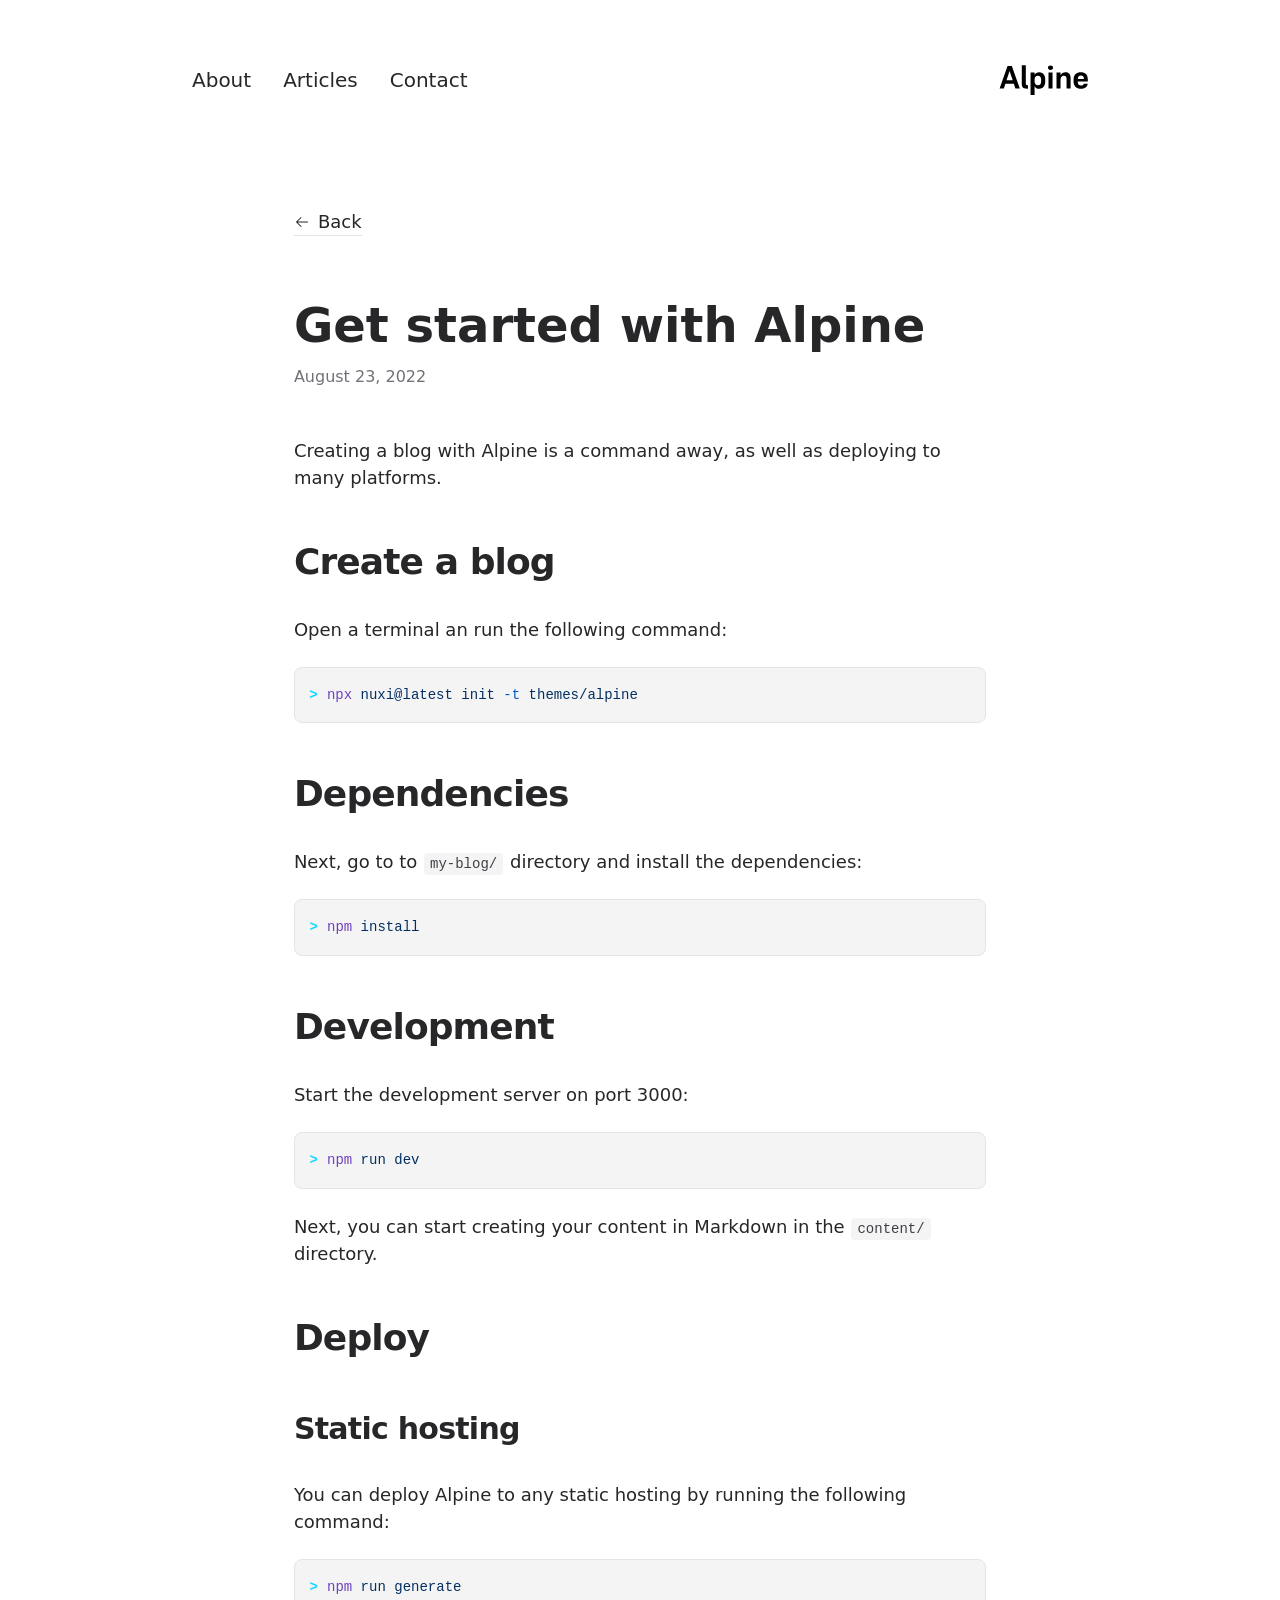
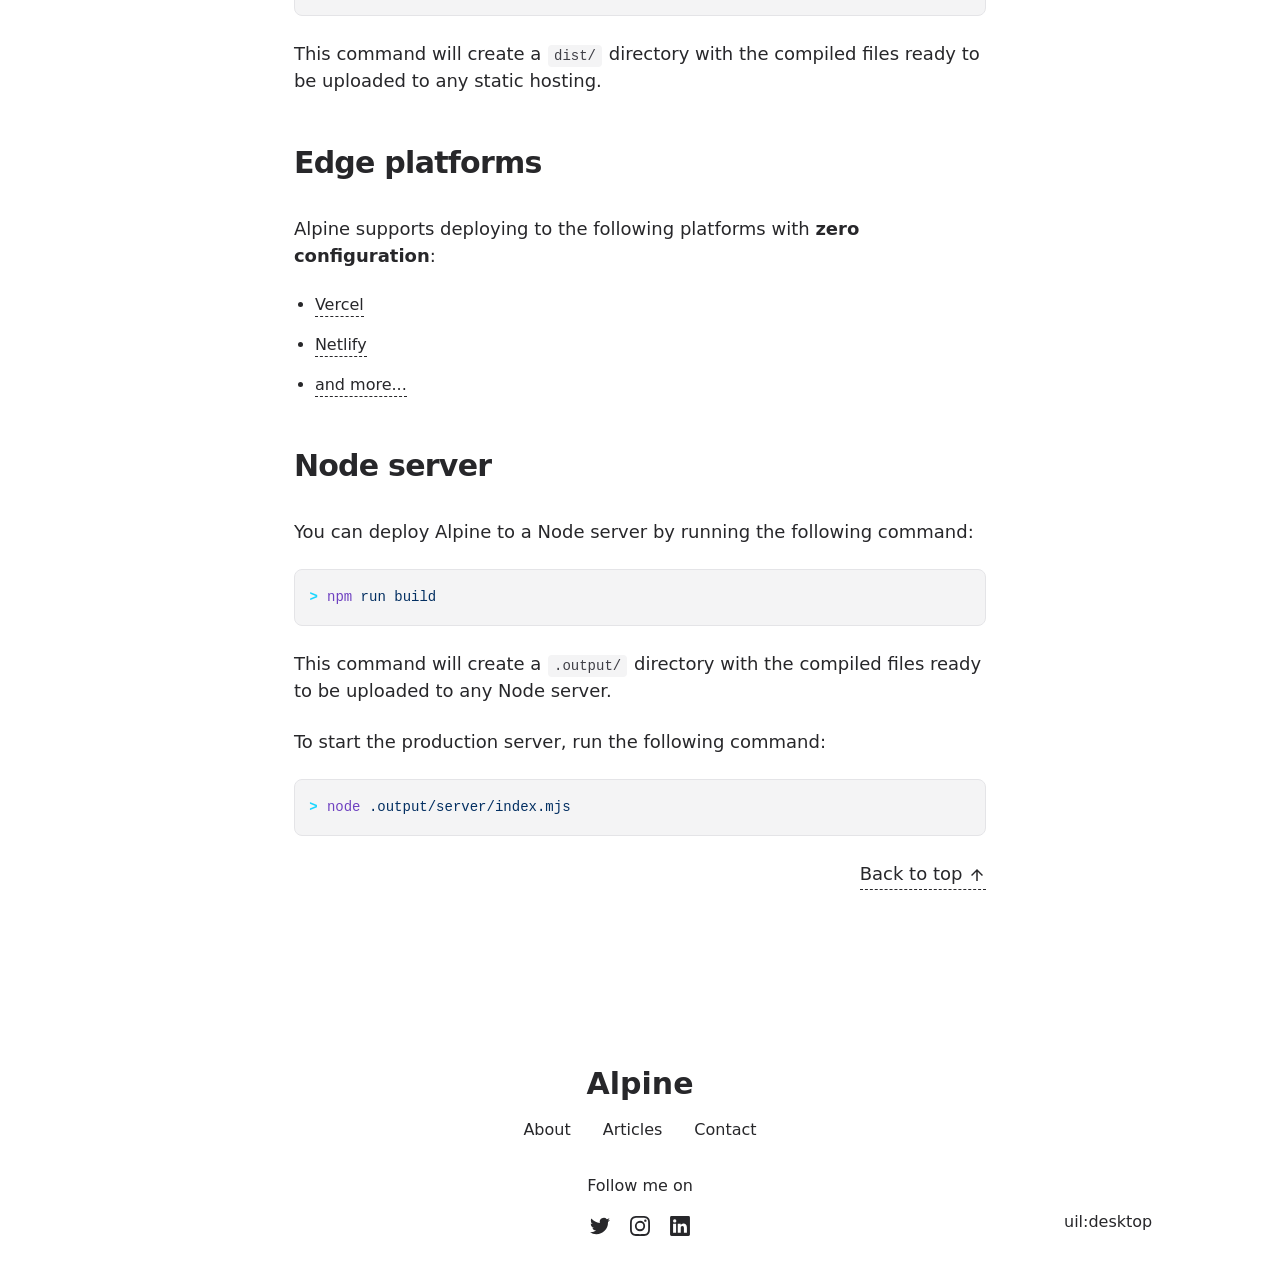
<file: articles/get-started/index.html>
<!DOCTYPE html><html  lang="en"><head><meta charset="utf-8">
<meta name="viewport" content="width=device-width, initial-scale=1">
<title>Get started with Alpine</title>
<meta name="twitter:card" content="summary_large_image">
<meta property="og:image:width" content="400">
<meta property="og:image:height" content="300">
<meta property="og:image:alt" content="An image showcasing my project.">
<meta property="og:title" content="Get started with Alpine">
<meta name="description" content="Creating a blog with Alpine is a command away, as well as deploying to many platforms.">
<meta property="og:description" content="Creating a blog with Alpine is a command away, as well as deploying to many platforms.">
<meta property="og:image" content="/articles/get-started.webp">
<link rel="preload" as="fetch" crossorigin="anonymous" href="/articles/get-started/_payload.json?3f907058-0580-4bb3-8e6e-5ffc7ea80695">
<link rel="stylesheet" href="/_nuxt/entry.Fabdb7UU.css">
<link rel="stylesheet" href="/_nuxt/DocumentDrivenNotFound.EmPe0iLQ.css">
<link rel="stylesheet" href="/_nuxt/article.CTfgUnKM.css">
<link rel="stylesheet" href="/_nuxt/ProseA.D6qrGdJl.css">
<link rel="stylesheet" href="/_nuxt/ProseH1.CB8tsvkW.css">
<link rel="stylesheet" href="/_nuxt/ProseP.CLCdHw5P.css">
<link rel="stylesheet" href="/_nuxt/ProseH2.CfVo1Jwa.css">
<link rel="stylesheet" href="/_nuxt/ProsePre.CchFRBtv.css">
<link rel="stylesheet" href="/_nuxt/ProseCode.XP3bIDdI.css">
<link rel="stylesheet" href="/_nuxt/ProseCodeInline.r04dgH4V.css">
<link rel="stylesheet" href="/_nuxt/ProseH3.Dvllwmtn.css">
<link rel="stylesheet" href="/_nuxt/ProseStrong.CyydkLiX.css">
<link rel="stylesheet" href="/_nuxt/ProseUl.D-5mx4zk.css">
<link rel="stylesheet" href="/_nuxt/ProseLi.AnIQWGUU.css">
<link rel="modulepreload" as="script" crossorigin href="/_nuxt/DMdeBn5D.js">
<link rel="modulepreload" as="script" crossorigin href="/_nuxt/D6yMFm-E.js">
<link rel="modulepreload" as="script" crossorigin href="/_nuxt/D_4o8Fun.js">
<link rel="modulepreload" as="script" crossorigin href="/_nuxt/DX_amwJl.js">
<link rel="modulepreload" as="script" crossorigin href="/_nuxt/Bey4xMtg.js">
<link rel="modulepreload" as="script" crossorigin href="/_nuxt/BhzlHURh.js">
<link rel="modulepreload" as="script" crossorigin href="/_nuxt/CXBlUd9X.js">
<link rel="modulepreload" as="script" crossorigin href="/_nuxt/CwHeyZVY.js">
<link rel="modulepreload" as="script" crossorigin href="/_nuxt/CcKZ0bZJ.js">
<link rel="modulepreload" as="script" crossorigin href="/_nuxt/BcWussCh.js">
<link rel="modulepreload" as="script" crossorigin href="/_nuxt/DaT66DAF.js">
<link rel="modulepreload" as="script" crossorigin href="/_nuxt/BEK5WppD.js">
<link rel="modulepreload" as="script" crossorigin href="/_nuxt/C8uSynYS.js">
<link rel="modulepreload" as="script" crossorigin href="/_nuxt/BSw1Sg1U.js">
<link rel="modulepreload" as="script" crossorigin href="/_nuxt/DOixnA1_.js">
<link rel="modulepreload" as="script" crossorigin href="/_nuxt/DFlhYBdG.js">
<link rel="modulepreload" as="script" crossorigin href="/_nuxt/Di1fa5W8.js">
<link rel="modulepreload" as="script" crossorigin href="/_nuxt/DnQptpJh.js">
<link rel="modulepreload" as="script" crossorigin href="/_nuxt/CtE1R96r.js">
<link rel="modulepreload" as="script" crossorigin href="/_nuxt/B_zYMs5L.js">
<link rel="modulepreload" as="script" crossorigin href="/_nuxt/BhOFshu6.js">
<link rel="prefetch" as="script" crossorigin href="/_nuxt/DXrHRgRJ.js">
<link rel="prefetch" as="script" crossorigin href="/_nuxt/DPCw38dw.js">
<link rel="prefetch" as="script" crossorigin href="/_nuxt/BT-knOK8.js">
<link rel="prefetch" as="style" href="/_nuxt/useStudio.DtI_gTbu.css">
<link rel="prefetch" as="script" crossorigin href="/_nuxt/CKFq_0Ed.js">
<link rel="prefetch" as="style" href="/_nuxt/error-404.BgJ0DaSj.css">
<link rel="prefetch" as="script" crossorigin href="/_nuxt/CeciK8Zn.js">
<link rel="prefetch" as="style" href="/_nuxt/error-500.COJOQdl4.css">
<link rel="prefetch" as="script" crossorigin href="/_nuxt/BZuQqiHD.js">
<script type="module" src="/_nuxt/DMdeBn5D.js" crossorigin></script><style id="pinceau-runtime-hydratable">@media{.phy[--]{--puid:YkU-ef-v;}.pv-HcwxXC{max-width:var(--elements-container-maxWidth);padding-left:var(--elements-container-padding-mobile);padding-right:var(--elements-container-padding-mobile);}@media (min-width: 475px){.pv-HcwxXC{padding-left:var(--elements-container-padding-xs);padding-right:var(--elements-container-padding-xs);}}@media (min-width: 640px){.pv-HcwxXC{padding-left:var(--elements-container-padding-sm);padding-right:var(--elements-container-padding-sm);}}@media (min-width: 768px){.pv-HcwxXC{padding-left:var(--elements-container-padding-md);padding-right:var(--elements-container-padding-md);}}} </style><style id="pinceau-theme">@media { :root {--pinceau-mq: initial; --alpine-readableLine: 68ch;--alpine-backdrop-backgroundColor: #f4f4f5b3;--prose-code-inline-padding: 0.2rem 0.375rem 0.2rem 0.375rem;--prose-code-block-backdropFilter: contrast(1);--prose-code-block-border-style: solid;--prose-code-block-border-width: 1px;--prose-tbody-tr-borderBottom-style: dashed;--prose-tbody-tr-borderBottom-width: 1px;--prose-th-textAlign: inherit;--prose-thead-borderBottom-style: solid;--prose-thead-borderBottom-width: 1px;--prose-thead-border-style: solid;--prose-thead-border-width: 0px;--prose-table-textAlign: start;--prose-hr-width: 1px;--prose-hr-style: solid;--prose-li-listStylePosition: outside;--prose-ol-li-markerColor: currentColor;--prose-ol-paddingInlineStart: 21px;--prose-ol-listStyleType: decimal;--prose-ul-li-markerColor: currentColor;--prose-ul-paddingInlineStart: 21px;--prose-ul-listStyleType: disc;--prose-blockquote-border-style: solid;--prose-blockquote-border-width: 4px;--prose-blockquote-quotes: '201C' '201D' '2018' '2019';--prose-blockquote-paddingInlineStart: 24px;--prose-a-code-color-hover: currentColor;--prose-a-code-color-static: currentColor;--prose-a-hasCode-borderBottom: none;--prose-a-border-distance: 2px;--prose-a-border-color-hover: currentColor;--prose-a-border-color-static: currentColor;--prose-a-border-style-hover: solid;--prose-a-border-style-static: dashed;--prose-a-border-width: 1px;--prose-a-color-static: inherit;--prose-a-textDecoration: none;--prose-h6-margin: 3rem 0 2rem;--prose-h5-margin: 3rem 0 2rem;--prose-h4-margin: 3rem 0 2rem;--prose-h3-margin: 3rem 0 2rem;--prose-h2-margin: 3rem 0 2rem;--prose-h1-margin: 0 0 2rem;--prose-p-fontSize: 18px;--typography-lead-loose: 2;--typography-lead-relaxed: 1.625;--typography-lead-normal: 1.5;--typography-lead-snug: 1.375;--typography-lead-tight: 1.25;--typography-lead-none: 1;--typography-lead-10: 2.5rem;--typography-lead-9: 2.25rem;--typography-lead-8: 2rem;--typography-lead-7: 1.75rem;--typography-lead-6: 1.5rem;--typography-lead-5: 1.25rem;--typography-lead-4: 1rem;--typography-lead-3: .75rem;--typography-lead-2: .5rem;--typography-lead-1: .025rem;--typography-fontWeight-black: 900;--typography-fontWeight-extrabold: 800;--typography-fontWeight-bold: 700;--typography-fontWeight-semibold: 600;--typography-fontWeight-medium: 500;--typography-fontWeight-normal: 400;--typography-fontWeight-light: 300;--typography-fontWeight-extralight: 200;--typography-fontWeight-thin: 100;--typography-fontSize-9xl: 128px;--typography-fontSize-8xl: 96px;--typography-fontSize-7xl: 72px;--typography-fontSize-6xl: 60px;--typography-fontSize-5xl: 48px;--typography-fontSize-4xl: 36px;--typography-fontSize-3xl: 30px;--typography-fontSize-2xl: 24px;--typography-fontSize-xl: 20px;--typography-fontSize-lg: 18px;--typography-fontSize-base: 16px;--typography-fontSize-sm: 14px;--typography-fontSize-xs: 12px;--typography-letterSpacing-wide: 0.025em;--typography-letterSpacing-tight: -0.025em;--typography-verticalMargin-base: 24px;--typography-verticalMargin-sm: 16px;--elements-border-secondary-hover: [object Object];--elements-backdrop-background: #fffc;--elements-backdrop-filter: saturate(200%) blur(20px);--elements-container-maxWidth: 64rem;--lead-loose: 2;--lead-relaxed: 1.625;--lead-normal: 1.5;--lead-snug: 1.375;--lead-tight: 1.25;--lead-none: 1;--lead-10: 2.5rem;--lead-9: 2.25rem;--lead-8: 2rem;--lead-7: 1.75rem;--lead-6: 1.5rem;--lead-5: 1.25rem;--lead-4: 1rem;--lead-3: .75rem;--lead-2: .5rem;--lead-1: .025rem;--letterSpacing-widest: 0.1em;--letterSpacing-wider: 0.05em;--letterSpacing-wide: 0.025em;--letterSpacing-normal: 0em;--letterSpacing-tight: -0.025em;--letterSpacing-tighter: -0.05em;--fontSize-9xl: 8rem;--fontSize-8xl: 6rem;--fontSize-7xl: 4.5rem;--fontSize-6xl: 3.75rem;--fontSize-5xl: 3rem;--fontSize-4xl: 2.25rem;--fontSize-3xl: 1.875rem;--fontSize-2xl: 1.5rem;--fontSize-xl: 1.25rem;--fontSize-lg: 1.125rem;--fontSize-base: 1rem;--fontSize-sm: 0.875rem;--fontSize-xs: 0.75rem;--fontWeight-black: 900;--fontWeight-extrabold: 800;--fontWeight-bold: 700;--fontWeight-semibold: 600;--fontWeight-medium: 500;--fontWeight-normal: 400;--fontWeight-light: 300;--fontWeight-extralight: 200;--fontWeight-thin: 100;--font-mono: ui-monospace, SFMono-Regular, Menlo, Monaco, Consolas, Liberation Mono, Courier New, monospace;--font-serif: ui-serif, Georgia, Cambria, Times New Roman, Times, serif;--font-sans: ui-sans-serif, system-ui, -apple-system, BlinkMacSystemFont, Segoe UI, Roboto, Helvetica Neue, Arial, Noto Sans, sans-serif, Apple Color Emoji, Segoe UI Emoji, Segoe UI Symbol, Noto Color Emoji;--opacity-total: 1;--opacity-high: 0.8;--opacity-medium: 0.5;--opacity-soft: 0.3;--opacity-light: 0.15;--opacity-bright: 0.1;--opacity-noOpacity: 0;--borderWidth-lg: 3px;--borderWidth-md: 2px;--borderWidth-sm: 1px;--borderWidth-noBorder: 0;--space-rem-875: 0.875rem;--space-rem-625: 0.625rem;--space-rem-375: 0.375rem;--space-rem-125: 0.125rem;--space-px: 1px;--space-128: 32rem;--space-96: 24rem;--space-80: 20rem;--space-72: 18rem;--space-64: 16rem;--space-60: 15rem;--space-56: 14rem;--space-52: 13rem;--space-48: 12rem;--space-44: 11rem;--space-40: 10rem;--space-36: 9rem;--space-32: 8rem;--space-28: 7rem;--space-24: 6rem;--space-20: 5rem;--space-16: 4rem;--space-14: 3.5rem;--space-12: 3rem;--space-11: 2.75rem;--space-10: 2.5rem;--space-9: 2.25rem;--space-8: 2rem;--space-7: 1.75rem;--space-6: 1.5rem;--space-5: 1.25rem;--space-4: 1rem;--space-3: 0.75rem;--space-2: 0.5rem;--space-1: 0.25rem;--space-0: 0px;--size-full: 100%;--size-7xl: 80rem;--size-6xl: 72rem;--size-5xl: 64rem;--size-4xl: 56rem;--size-3xl: 48rem;--size-2xl: 42rem;--size-xl: 36rem;--size-lg: 32rem;--size-md: 28rem;--size-sm: 24rem;--size-xs: 20rem;--size-200: 200px;--size-104: 104px;--size-80: 80px;--size-64: 64px;--size-56: 56px;--size-48: 48px;--size-40: 40px;--size-32: 32px;--size-24: 24px;--size-20: 20px;--size-16: 16px;--size-12: 12px;--size-8: 8px;--size-6: 6px;--size-4: 4px;--size-2: 2px;--size-0: 0px;--radii-full: 9999px;--radii-3xl: 1.75rem;--radii-2xl: 1.5rem;--radii-xl: 1rem;--radii-lg: 0.75rem;--radii-md: 0.5rem;--radii-sm: 0.375rem;--radii-xs: 0.25rem;--radii-2xs: 0.125rem;--radii-none: 0px;--shadow-none: 0px 0px 0px 0px transparent;--shadow-lg: 0px 10px 15px -3px #000000, 0px 4px 6px -4px #000000;--shadow-md: 0px 4px 6px -1px #000000, 0px 2px 4px -2px #000000;--shadow-sm: 0px 1px 3px 0px #000000, 0px 1px 2px -1px #000000;--shadow-xs: 0px 1px 2px 0px #000000;--height-screen: 100vh;--width-screen: 100vw;--color-primary-900: #002e38;--color-primary-800: #005c70;--color-primary-700: #008aa9;--color-primary-600: #00b9e1;--color-primary-500: #1ad6ff;--color-primary-400: #40ddff;--color-primary-300: #66e4ff;--color-primary-200: #8deaff;--color-primary-100: #b3f1ff;--color-primary-50: #d9f8ff;--color-ruby-900: #380011;--color-ruby-800: #700021;--color-ruby-700: #a90032;--color-ruby-600: #e10043;--color-ruby-500: #ff1a5e;--color-ruby-400: #ff4079;--color-ruby-300: #ff6694;--color-ruby-200: #ff8dae;--color-ruby-100: #ffb3c9;--color-ruby-50: #ffd9e4;--color-pink-900: #380025;--color-pink-800: #70004b;--color-pink-700: #a90070;--color-pink-600: #e10095;--color-pink-500: #ff1ab2;--color-pink-400: #ff40bf;--color-pink-300: #ff66cc;--color-pink-200: #ff8dd8;--color-pink-100: #ffb3e5;--color-pink-50: #ffd9f2;--color-purple-900: #190038;--color-purple-800: #330070;--color-purple-700: #4c00a9;--color-purple-600: #6500e1;--color-purple-500: #811aff;--color-purple-400: #9640ff;--color-purple-300: #ab66ff;--color-purple-200: #c08dff;--color-purple-100: #d5b3ff;--color-purple-50: #ead9ff;--color-royalblue-900: #0b0531;--color-royalblue-800: #160a62;--color-royalblue-700: #211093;--color-royalblue-600: #2c15c4;--color-royalblue-500: #4127e8;--color-royalblue-400: #614bec;--color-royalblue-300: #806ff0;--color-royalblue-200: #a093f3;--color-royalblue-100: #c0b7f7;--color-royalblue-50: #dfdbfb;--color-indigoblue-900: #001238;--color-indigoblue-800: #002370;--color-indigoblue-700: #0035a9;--color-indigoblue-600: #0047e1;--color-indigoblue-500: #1a62ff;--color-indigoblue-400: #407cff;--color-indigoblue-300: #6696ff;--color-indigoblue-200: #8db0ff;--color-indigoblue-100: #b3cbff;--color-indigoblue-50: #d9e5ff;--color-blue-900: #002438;--color-blue-800: #004870;--color-blue-700: #006ca9;--color-blue-600: #0090e1;--color-blue-500: #1aadff;--color-blue-400: #40bbff;--color-blue-300: #66c8ff;--color-blue-200: #8dd6ff;--color-blue-100: #b3e4ff;--color-blue-50: #d9f1ff;--color-lightblue-900: #002e38;--color-lightblue-800: #005c70;--color-lightblue-700: #008aa9;--color-lightblue-600: #00b9e1;--color-lightblue-500: #1ad6ff;--color-lightblue-400: #40ddff;--color-lightblue-300: #66e4ff;--color-lightblue-200: #8deaff;--color-lightblue-100: #b3f1ff;--color-lightblue-50: #d9f8ff;--color-teal-900: #062a28;--color-teal-800: #0b544f;--color-teal-700: #117d77;--color-teal-600: #16a79e;--color-teal-500: #1cd1c6;--color-teal-400: #36e4da;--color-teal-300: #5fe9e1;--color-teal-200: #87efe9;--color-teal-100: #aff4f0;--color-teal-50: #d7faf8;--color-pear-900: #2a2b09;--color-pear-800: #545512;--color-pear-700: #7e801b;--color-pear-600: #a8aa24;--color-pear-500: #d0d32f;--color-pear-400: #d8da52;--color-pear-300: #e0e274;--color-pear-200: #e8e997;--color-pear-100: #eff0ba;--color-pear-50: #f7f8dc;--color-red-900: #380300;--color-red-800: #700700;--color-red-700: #a90a00;--color-red-600: #e10e00;--color-red-500: #ff281a;--color-red-400: #ff4c40;--color-red-300: #ff7066;--color-red-200: #ff948d;--color-red-100: #ffb7b3;--color-red-50: #ffdbd9;--color-orange-900: #381800;--color-orange-800: #702f00;--color-orange-700: #a94700;--color-orange-600: #e15e00;--color-orange-500: #ff7a1a;--color-orange-400: #ff9040;--color-orange-300: #ffa666;--color-orange-200: #ffbd8d;--color-orange-100: #ffd3b3;--color-orange-50: #ffe9d9;--color-yellow-900: #362b03;--color-yellow-800: #6d5605;--color-yellow-700: #a38108;--color-yellow-600: #daac0a;--color-yellow-500: #f5c828;--color-yellow-400: #f7d14c;--color-yellow-300: #f8da70;--color-yellow-200: #fae393;--color-yellow-100: #fcedb7;--color-yellow-50: #fdf6db;--color-green-900: #003f25;--color-green-800: #005e38;--color-green-700: #007e4a;--color-green-600: #009d5d;--color-green-500: #00bd6f;--color-green-400: #00dc82;--color-green-300: #30ffaa;--color-green-200: #83ffcc;--color-green-100: #acffdd;--color-green-50: #d6ffee;--color-gray-900: #18181B;--color-gray-800: #27272A;--color-gray-700: #3f3f46;--color-gray-600: #52525B;--color-gray-500: #71717A;--color-gray-400: #a1a1aa;--color-gray-300: #D4d4d8;--color-gray-200: #e4e4e7;--color-gray-100: #f4f4f5;--color-gray-50: #fafafa;--color-black: #0c0c0d;--color-white: #FFFFFF;--media-portrait: only screen and (orientation: portrait);--media-landscape: only screen and (orientation: landscape);--media-rm: (prefers-reduced-motion: reduce);--media-2xl: (min-width: 1536px);--media-xl: (min-width: 1280px);--media-lg: (min-width: 1024px);--media-md: (min-width: 768px);--media-sm: (min-width: 640px);--media-xs: (min-width: 475px);--alpine-body-color: var(--color-gray-800);--alpine-body-backgroundColor: var(--color-white);--prose-code-inline-fontWeight: var(--typography-fontWeight-normal);--prose-code-inline-fontSize: var(--typography-fontSize-sm);--prose-code-inline-borderRadius: var(--radii-xs);--prose-code-block-pre-padding: var(--typography-verticalMargin-sm);--prose-code-block-margin: var(--typography-verticalMargin-base) 0;--prose-code-block-fontSize: var(--typography-fontSize-sm);--prose-tbody-code-inline-fontSize: var(--typography-fontSize-sm);--prose-tbody-td-padding: var(--typography-verticalMargin-sm);--prose-th-fontWeight: var(--typography-fontWeight-semibold);--prose-th-padding: 0 var(--typography-verticalMargin-sm) var(--typography-verticalMargin-sm) var(--typography-verticalMargin-sm);--prose-table-lineHeight: var(--typography-lead-6);--prose-table-fontSize: var(--typography-fontSize-sm);--prose-table-margin: var(--typography-verticalMargin-base) 0;--prose-hr-margin: var(--typography-verticalMargin-base) 0;--prose-li-margin: var(--typography-verticalMargin-sm) 0;--prose-ol-margin: var(--typography-verticalMargin-base) 0;--prose-ul-margin: var(--typography-verticalMargin-base) 0;--prose-blockquote-margin: var(--typography-verticalMargin-base) 0;--prose-a-code-border-style: var(--prose-a-border-style-static);--prose-a-code-border-width: var(--prose-a-border-width);--prose-a-fontWeight: var(--typography-fontWeight-medium);--prose-img-margin: var(--typography-verticalMargin-base) 0;--prose-strong-fontWeight: var(--typography-fontWeight-semibold);--prose-h6-iconSize: var(--typography-fontSize-base);--prose-h6-fontWeight: var(--typography-fontWeight-semibold);--prose-h6-lineHeight: var(--typography-lead-normal);--prose-h6-fontSize: var(--typography-fontSize-lg);--prose-h5-iconSize: var(--typography-fontSize-lg);--prose-h5-fontWeight: var(--typography-fontWeight-semibold);--prose-h5-lineHeight: var(--typography-lead-snug);--prose-h5-fontSize: var(--typography-fontSize-xl);--prose-h4-iconSize: var(--typography-fontSize-lg);--prose-h4-letterSpacing: var(--typography-letterSpacing-tight);--prose-h4-fontWeight: var(--typography-fontWeight-semibold);--prose-h4-lineHeight: var(--typography-lead-snug);--prose-h4-fontSize: var(--typography-fontSize-2xl);--prose-h3-iconSize: var(--typography-fontSize-xl);--prose-h3-letterSpacing: var(--typography-letterSpacing-tight);--prose-h3-fontWeight: var(--typography-fontWeight-semibold);--prose-h3-lineHeight: var(--typography-lead-snug);--prose-h3-fontSize: var(--typography-fontSize-3xl);--prose-h2-iconSize: var(--typography-fontSize-2xl);--prose-h2-letterSpacing: var(--typography-letterSpacing-tight);--prose-h2-fontWeight: var(--typography-fontWeight-semibold);--prose-h2-lineHeight: var(--typography-lead-tight);--prose-h2-fontSize: var(--typography-fontSize-4xl);--prose-h1-iconSize: var(--typography-fontSize-3xl);--prose-h1-letterSpacing: var(--typography-letterSpacing-tight);--prose-h1-fontWeight: var(--typography-fontWeight-bold);--prose-h1-lineHeight: var(--typography-lead-tight);--prose-h1-fontSize: var(--typography-fontSize-5xl);--prose-p-br-margin: var(--typography-verticalMargin-base) 0 0 0;--prose-p-margin: var(--typography-verticalMargin-base) 0;--prose-p-lineHeight: var(--typography-lead-normal);--typography-color-primary-900: var(--color-primary-900);--typography-color-primary-800: var(--color-primary-800);--typography-color-primary-700: var(--color-primary-700);--typography-color-primary-600: var(--color-primary-600);--typography-color-primary-500: var(--color-primary-500);--typography-color-primary-400: var(--color-primary-400);--typography-color-primary-300: var(--color-primary-300);--typography-color-primary-200: var(--color-primary-200);--typography-color-primary-100: var(--color-primary-100);--typography-color-primary-50: var(--color-primary-50);--typography-font-code: var(--font-mono);--typography-font-body: var(--font-sans);--typography-font-display: var(--font-sans);--typography-body-backgroundColor: var(--color-white);--typography-body-color: var(--color-black);--elements-state-danger-borderColor-secondary: var(--color-red-200);--elements-state-danger-borderColor-primary: var(--color-red-100);--elements-state-danger-backgroundColor-secondary: var(--color-red-100);--elements-state-danger-backgroundColor-primary: var(--color-red-50);--elements-state-danger-color-secondary: var(--color-red-600);--elements-state-danger-color-primary: var(--color-red-500);--elements-state-warning-borderColor-secondary: var(--color-yellow-200);--elements-state-warning-borderColor-primary: var(--color-yellow-100);--elements-state-warning-backgroundColor-secondary: var(--color-yellow-100);--elements-state-warning-backgroundColor-primary: var(--color-yellow-50);--elements-state-warning-color-secondary: var(--color-yellow-700);--elements-state-warning-color-primary: var(--color-yellow-600);--elements-state-success-borderColor-secondary: var(--color-green-200);--elements-state-success-borderColor-primary: var(--color-green-100);--elements-state-success-backgroundColor-secondary: var(--color-green-100);--elements-state-success-backgroundColor-primary: var(--color-green-50);--elements-state-success-color-secondary: var(--color-green-600);--elements-state-success-color-primary: var(--color-green-500);--elements-state-info-borderColor-secondary: var(--color-blue-200);--elements-state-info-borderColor-primary: var(--color-blue-100);--elements-state-info-backgroundColor-secondary: var(--color-blue-100);--elements-state-info-backgroundColor-primary: var(--color-blue-50);--elements-state-info-color-secondary: var(--color-blue-600);--elements-state-info-color-primary: var(--color-blue-500);--elements-state-primary-borderColor-secondary: var(--color-primary-200);--elements-state-primary-borderColor-primary: var(--color-primary-100);--elements-state-primary-backgroundColor-secondary: var(--color-primary-100);--elements-state-primary-backgroundColor-primary: var(--color-primary-50);--elements-state-primary-color-secondary: var(--color-primary-700);--elements-state-primary-color-primary: var(--color-primary-600);--elements-surface-secondary-backgroundColor: var(--color-gray-200);--elements-surface-primary-backgroundColor: var(--color-gray-100);--elements-surface-background-base: var(--color-gray-100);--elements-border-secondary-static: var(--color-gray-200);--elements-border-primary-hover: var(--color-gray-200);--elements-border-primary-static: var(--color-gray-100);--elements-container-padding-md: var(--space-16);--elements-container-padding-sm: var(--space-12);--elements-container-padding-xs: var(--space-8);--elements-container-padding-mobile: var(--space-6);--elements-text-secondary-color-hover: var(--color-gray-700);--elements-text-secondary-color-static: var(--color-gray-500);--elements-text-primary-color-static: var(--color-gray-900);--text-6xl-lineHeight: var(--lead-none);--text-6xl-fontSize: var(--fontSize-6xl);--text-5xl-lineHeight: var(--lead-none);--text-5xl-fontSize: var(--fontSize-5xl);--text-4xl-lineHeight: var(--lead-10);--text-4xl-fontSize: var(--fontSize-4xl);--text-3xl-lineHeight: var(--lead-9);--text-3xl-fontSize: var(--fontSize-3xl);--text-2xl-lineHeight: var(--lead-8);--text-2xl-fontSize: var(--fontSize-2xl);--text-xl-lineHeight: var(--lead-7);--text-xl-fontSize: var(--fontSize-xl);--text-lg-lineHeight: var(--lead-7);--text-lg-fontSize: var(--fontSize-lg);--text-base-lineHeight: var(--lead-6);--text-base-fontSize: var(--fontSize-base);--text-sm-lineHeight: var(--lead-5);--text-sm-fontSize: var(--fontSize-sm);--text-xs-lineHeight: var(--lead-4);--text-xs-fontSize: var(--fontSize-xs);--shadow-2xl: 0px 25px 50px -12px var(--color-gray-900);--shadow-xl: 0px 20px 25px -5px var(--color-gray-400), 0px 8px 10px -6px #000000;--color-secondary-900: var(--color-gray-900);--color-secondary-800: var(--color-gray-800);--color-secondary-700: var(--color-gray-700);--color-secondary-600: var(--color-gray-600);--color-secondary-500: var(--color-gray-500);--color-secondary-400: var(--color-gray-400);--color-secondary-300: var(--color-gray-300);--color-secondary-200: var(--color-gray-200);--color-secondary-100: var(--color-gray-100);--color-secondary-50: var(--color-gray-50);--prose-a-code-background-hover: var(--typography-color-primary-50);--prose-a-code-border-color-hover: var(--typography-color-primary-500);--prose-a-color-hover: var(--typography-color-primary-500);--typography-color-secondary-900: var(--color-secondary-900);--typography-color-secondary-800: var(--color-secondary-800);--typography-color-secondary-700: var(--color-secondary-700);--typography-color-secondary-600: var(--color-secondary-600);--typography-color-secondary-500: var(--color-secondary-500);--typography-color-secondary-400: var(--color-secondary-400);--typography-color-secondary-300: var(--color-secondary-300);--typography-color-secondary-200: var(--color-secondary-200);--typography-color-secondary-100: var(--color-secondary-100);--typography-color-secondary-50: var(--color-secondary-50);--prose-code-inline-backgroundColor: var(--typography-color-secondary-100);--prose-code-inline-color: var(--typography-color-secondary-700);--prose-code-block-backgroundColor: var(--typography-color-secondary-100);--prose-code-block-color: var(--typography-color-secondary-700);--prose-code-block-border-color: var(--typography-color-secondary-200);--prose-tbody-tr-borderBottom-color: var(--typography-color-secondary-200);--prose-th-color: var(--typography-color-secondary-600);--prose-thead-borderBottom-color: var(--typography-color-secondary-200);--prose-thead-border-color: var(--typography-color-secondary-300);--prose-hr-color: var(--typography-color-secondary-200);--prose-blockquote-border-color: var(--typography-color-secondary-200);--prose-blockquote-color: var(--typography-color-secondary-500);--prose-a-code-border-color-static: var(--typography-color-secondary-400); } }@media { :root.dark {--pinceau-mq: dark; --alpine-backdrop-backgroundColor: #18181bb3;--prose-code-block-backdropFilter: contrast(1);--prose-ol-li-markerColor: currentColor;--prose-ul-li-markerColor: currentColor;--prose-a-code-color-hover: currentColor;--prose-a-code-color-static: currentColor;--prose-a-border-color-hover: currentColor;--prose-a-border-color-static: currentColor;--prose-a-color-static: inherit;--elements-backdrop-background: #0c0d0ccc;--alpine-body-color: var(--color-gray-200);--alpine-body-backgroundColor: var(--color-black);--typography-body-backgroundColor: var(--color-black);--typography-body-color: var(--color-white);--elements-state-danger-borderColor-secondary: var(--color-red-700);--elements-state-danger-borderColor-primary: var(--color-red-800);--elements-state-danger-backgroundColor-secondary: var(--color-red-800);--elements-state-danger-backgroundColor-primary: var(--color-red-900);--elements-state-danger-color-secondary: var(--color-red-200);--elements-state-danger-color-primary: var(--color-red-300);--elements-state-warning-borderColor-secondary: var(--color-yellow-700);--elements-state-warning-borderColor-primary: var(--color-yellow-800);--elements-state-warning-backgroundColor-secondary: var(--color-yellow-800);--elements-state-warning-backgroundColor-primary: var(--color-yellow-900);--elements-state-warning-color-secondary: var(--color-yellow-200);--elements-state-warning-color-primary: var(--color-yellow-400);--elements-state-success-borderColor-secondary: var(--color-green-700);--elements-state-success-borderColor-primary: var(--color-green-800);--elements-state-success-backgroundColor-secondary: var(--color-green-800);--elements-state-success-backgroundColor-primary: var(--color-green-900);--elements-state-success-color-secondary: var(--color-green-200);--elements-state-success-color-primary: var(--color-green-400);--elements-state-info-borderColor-secondary: var(--color-blue-700);--elements-state-info-borderColor-primary: var(--color-blue-800);--elements-state-info-backgroundColor-secondary: var(--color-blue-800);--elements-state-info-backgroundColor-primary: var(--color-blue-900);--elements-state-info-color-secondary: var(--color-blue-200);--elements-state-info-color-primary: var(--color-blue-400);--elements-state-primary-borderColor-secondary: var(--color-primary-700);--elements-state-primary-borderColor-primary: var(--color-primary-800);--elements-state-primary-backgroundColor-secondary: var(--color-primary-800);--elements-state-primary-backgroundColor-primary: var(--color-primary-900);--elements-state-primary-color-secondary: var(--color-primary-200);--elements-state-primary-color-primary: var(--color-primary-400);--elements-surface-secondary-backgroundColor: var(--color-gray-800);--elements-surface-primary-backgroundColor: var(--color-gray-900);--elements-surface-background-base: var(--color-gray-900);--elements-border-secondary-static: var(--color-gray-800);--elements-border-primary-hover: var(--color-gray-800);--elements-border-primary-static: var(--color-gray-900);--elements-text-secondary-color-hover: var(--color-gray-200);--elements-text-secondary-color-static: var(--color-gray-400);--elements-text-primary-color-static: var(--color-gray-50);--prose-a-code-background-hover: var(--typography-color-primary-900);--prose-a-code-border-color-hover: var(--typography-color-primary-600);--prose-a-color-hover: var(--typography-color-primary-400);--prose-code-inline-backgroundColor: var(--typography-color-secondary-800);--prose-code-inline-color: var(--typography-color-secondary-200);--prose-code-block-backgroundColor: var(--typography-color-secondary-900);--prose-code-block-color: var(--typography-color-secondary-200);--prose-code-block-border-color: var(--typography-color-secondary-800);--prose-tbody-tr-borderBottom-color: var(--typography-color-secondary-800);--prose-th-color: var(--typography-color-secondary-400);--prose-thead-borderBottom-color: var(--typography-color-secondary-800);--prose-thead-border-color: var(--typography-color-secondary-600);--prose-hr-color: var(--typography-color-secondary-800);--prose-blockquote-border-color: var(--typography-color-secondary-700);--prose-blockquote-color: var(--typography-color-secondary-400);--prose-a-code-border-color-static: var(--typography-color-secondary-600); } }</style><script>"use strict";(()=>{const a=window,e=document.documentElement,c=window.localStorage,d=["dark","light"],n=c&&c.getItem&&c.getItem("nuxt-color-mode")||"system";let l=n==="system"?f():n;const i=e.getAttribute("data-color-mode-forced");i&&(l=i),r(l),a["__NUXT_COLOR_MODE__"]={preference:n,value:l,getColorScheme:f,addColorScheme:r,removeColorScheme:u};function r(o){const t=""+o+"",s="";e.classList?e.classList.add(t):e.className+=" "+t,s&&e.setAttribute("data-"+s,o)}function u(o){const t=""+o+"",s="";e.classList?e.classList.remove(t):e.className=e.className.replace(new RegExp(t,"g"),""),s&&e.removeAttribute("data-"+s)}function m(o){return a.matchMedia("(prefers-color-scheme"+o+")")}function f(){if(a.matchMedia&&m("").media!=="not all"){for(const o of d)if(m(":"+o).matches)return o}return"light"}})();
</script></head><body><div id="__nuxt"><div class="container pv-HcwxXC pc-YkU-ef app-layout" data-v-6578eb63 data-v-89f7fa3c><!--[--><div class="nuxt-progress" style="width:0%;height:3px;opacity:0;background-size:Infinity% auto;" data-v-6578eb63></div><header class="right" data-v-6578eb63 data-v-19143a2f><div class="menu" data-v-19143a2f><button aria-label="Navigation Menu" data-v-19143a2f><svg width="24" height="24" viewBox="0 0 68 68" fill="currentColor" xmlns="http://www.w3.org/2000/svg" data-v-19143a2f><path d="M8 34C8 32.1362 8 31.2044 8.30448 30.4693C8.71046 29.4892 9.48915 28.7105 10.4693 28.3045C11.2044 28 12.1362 28 14 28C15.8638 28 16.7956 28 17.5307 28.3045C18.5108 28.7105 19.2895 29.4892 19.6955 30.4693C20 31.2044 20 32.1362 20 34C20 35.8638 20 36.7956 19.6955 37.5307C19.2895 38.5108 18.5108 39.2895 17.5307 39.6955C16.7956 40 15.8638 40 14 40C12.1362 40 11.2044 40 10.4693 39.6955C9.48915 39.2895 8.71046 38.5108 8.30448 37.5307C8 36.7956 8 35.8638 8 34Z" data-v-19143a2f></path><path d="M28 34C28 32.1362 28 31.2044 28.3045 30.4693C28.7105 29.4892 29.4892 28.7105 30.4693 28.3045C31.2044 28 32.1362 28 34 28C35.8638 28 36.7956 28 37.5307 28.3045C38.5108 28.7105 39.2895 29.4892 39.6955 30.4693C40 31.2044 40 32.1362 40 34C40 35.8638 40 36.7956 39.6955 37.5307C39.2895 38.5108 38.5108 39.2895 37.5307 39.6955C36.7956 40 35.8638 40 34 40C32.1362 40 31.2044 40 30.4693 39.6955C29.4892 39.2895 28.7105 38.5108 28.3045 37.5307C28 36.7956 28 35.8638 28 34Z" data-v-19143a2f></path><path d="M48 34C48 32.1362 48 31.2044 48.3045 30.4693C48.7105 29.4892 49.4892 28.7105 50.4693 28.3045C51.2044 28 52.1362 28 54 28C55.8638 28 56.7956 28 57.5307 28.3045C58.5108 28.7105 59.2895 29.4892 59.6955 30.4693C60 31.2044 60 32.1362 60 34C60 35.8638 60 36.7956 59.6955 37.5307C59.2895 38.5108 58.5108 39.2895 57.5307 39.6955C56.7956 40 55.8638 40 54 40C52.1362 40 51.2044 40 50.4693 39.6955C49.4892 39.2895 48.7105 38.5108 48.3045 37.5307C48 36.7956 48 35.8638 48 34Z" data-v-19143a2f></path></svg></button></div><div class="overlay" data-v-19143a2f><nav data-v-19143a2f data-v-cf6f472c><ul data-v-cf6f472c><!--[--><li data-v-cf6f472c><a href="/" class="" data-v-cf6f472c><span class="underline-fx" data-v-cf6f472c></span> About</a></li><li data-v-cf6f472c><a href="/articles" class="" data-v-cf6f472c><span class="underline-fx" data-v-cf6f472c></span> Articles</a></li><li data-v-cf6f472c><a href="/contact" class="" data-v-cf6f472c><span class="underline-fx" data-v-cf6f472c></span> Contact</a></li><!--]--></ul></nav></div><div class="logo" data-v-19143a2f><a href="/" class="" data-v-19143a2f><img src="/logo-dark.svg" class="dark-img" alt="alpine" width="89" height="31" data-v-19143a2f><img src="/logo.svg" class="light-img" alt="alpine" width="89" height="31" data-v-19143a2f></a></div><div class="main-nav" data-v-19143a2f><nav data-v-19143a2f data-v-cf6f472c><ul data-v-cf6f472c><!--[--><li data-v-cf6f472c><a href="/" class="" data-v-cf6f472c><span class="underline-fx" data-v-cf6f472c></span> About</a></li><li data-v-cf6f472c><a href="/articles" class="" data-v-cf6f472c><span class="underline-fx" data-v-cf6f472c></span> Articles</a></li><li data-v-cf6f472c><a href="/contact" class="" data-v-cf6f472c><span class="underline-fx" data-v-cf6f472c></span> Contact</a></li><!--]--></ul></nav></div></header><!--[--><div class="document-driven-page"><article data-v-e2c9a2ef><a href="/articles" class="back" data-v-e2c9a2ef><svg xmlns="http://www.w3.org/2000/svg" xmlns:xlink="http://www.w3.org/1999/xlink" aria-hidden="true" role="img" class="icon" data-v-e2c9a2ef style="" width="1em" height="1em" viewBox="0 0 256 256" data-v-2124ae3c><path fill="currentColor" d="M224 128a8 8 0 0 1-8 8H59.31l58.35 58.34a8 8 0 0 1-11.32 11.32l-72-72a8 8 0 0 1 0-11.32l72-72a8 8 0 0 1 11.32 11.32L59.31 120H216a8 8 0 0 1 8 8"/></svg><span data-v-e2c9a2ef> Back </span></a><header data-v-e2c9a2ef><h1 class="title" data-v-e2c9a2ef>Get started with Alpine</h1><time datetime="2022-08-23T00:00:00.000Z" data-v-e2c9a2ef>August 23, 2022</time></header><div class="prose" data-v-e2c9a2ef><!--[--><div><h1 id="get-started-with-alpine" data-v-e29d76e2><a aria-current="page" href="/articles/get-started#get-started-with-alpine" class="router-link-active router-link-exact-active" data-v-e29d76e2><!--[-->Get started with Alpine<!--]--><!----></a></h1><p data-v-df0bb2b5><!--[-->Creating a blog with Alpine is a command away, as well as deploying to many platforms.<!--]--></p><h2 id="create-a-blog" data-v-c81fd792><a aria-current="page" href="/articles/get-started#create-a-blog" class="router-link-active router-link-exact-active" data-v-c81fd792><!--[-->Create a blog<!--]--><!----></a></h2><p data-v-df0bb2b5><!--[-->Open a terminal an run the following command:<!--]--></p><div class="highlight-bash prose-code" meta data-v-b15f86e3><!----><!--[--><pre class="language-bash shiki shiki-themes github-light github-dark" style=""><!--[--><code><span class="line" line="1"><span style="--shiki-default:#6F42C1;--shiki-dark:#B392F0">npx</span><span style="--shiki-default:#032F62;--shiki-dark:#9ECBFF"> nuxi@latest</span><span style="--shiki-default:#032F62;--shiki-dark:#9ECBFF"> init</span><span style="--shiki-default:#005CC5;--shiki-dark:#79B8FF"> -t</span><span style="--shiki-default:#032F62;--shiki-dark:#9ECBFF"> themes/alpine
</span></span></code><!--]--></pre><!--]--><button class="copy-button" data-v-b15f86e3 data-v-d6435360><span class="sr-only" data-v-d6435360>Copy to clipboard</span><span class="icon-wrapper" data-v-d6435360><svg xmlns="http://www.w3.org/2000/svg" xmlns:xlink="http://www.w3.org/1999/xlink" aria-hidden="true" role="img" class="icon" data-v-d6435360 style="" width="18px" height="18px" viewBox="0 0 256 256" data-v-2124ae3c><path fill="currentColor" d="M216 32H88a8 8 0 0 0-8 8v40H40a8 8 0 0 0-8 8v128a8 8 0 0 0 8 8h128a8 8 0 0 0 8-8v-40h40a8 8 0 0 0 8-8V40a8 8 0 0 0-8-8m-56 176H48V96h112Zm48-48h-32V88a8 8 0 0 0-8-8H96V48h112Z"/></svg></span></button></div><h2 id="dependencies" data-v-c81fd792><a aria-current="page" href="/articles/get-started#dependencies" class="router-link-active router-link-exact-active" data-v-c81fd792><!--[-->Dependencies<!--]--><!----></a></h2><p data-v-df0bb2b5><!--[-->Next, go to to <code class="" data-v-2e2a478a><!--[-->my-blog/<!--]--></code> directory and install the dependencies:<!--]--></p><div class="highlight-bash prose-code" meta data-v-b15f86e3><!----><!--[--><pre class="language-bash shiki shiki-themes github-light github-dark" style=""><!--[--><code><span class="line" line="1"><span style="--shiki-default:#6F42C1;--shiki-dark:#B392F0">npm</span><span style="--shiki-default:#032F62;--shiki-dark:#9ECBFF"> install
</span></span></code><!--]--></pre><!--]--><button class="copy-button" data-v-b15f86e3 data-v-d6435360><span class="sr-only" data-v-d6435360>Copy to clipboard</span><span class="icon-wrapper" data-v-d6435360><svg xmlns="http://www.w3.org/2000/svg" xmlns:xlink="http://www.w3.org/1999/xlink" aria-hidden="true" role="img" class="icon" data-v-d6435360 style="" width="18px" height="18px" viewBox="0 0 256 256" data-v-2124ae3c><path fill="currentColor" d="M216 32H88a8 8 0 0 0-8 8v40H40a8 8 0 0 0-8 8v128a8 8 0 0 0 8 8h128a8 8 0 0 0 8-8v-40h40a8 8 0 0 0 8-8V40a8 8 0 0 0-8-8m-56 176H48V96h112Zm48-48h-32V88a8 8 0 0 0-8-8H96V48h112Z"/></svg></span></button></div><h2 id="development" data-v-c81fd792><a aria-current="page" href="/articles/get-started#development" class="router-link-active router-link-exact-active" data-v-c81fd792><!--[-->Development<!--]--><!----></a></h2><p data-v-df0bb2b5><!--[-->Start the development server on port 3000:<!--]--></p><div class="highlight-bash prose-code" meta data-v-b15f86e3><!----><!--[--><pre class="language-bash shiki shiki-themes github-light github-dark" style=""><!--[--><code><span class="line" line="1"><span style="--shiki-default:#6F42C1;--shiki-dark:#B392F0">npm</span><span style="--shiki-default:#032F62;--shiki-dark:#9ECBFF"> run</span><span style="--shiki-default:#032F62;--shiki-dark:#9ECBFF"> dev
</span></span></code><!--]--></pre><!--]--><button class="copy-button" data-v-b15f86e3 data-v-d6435360><span class="sr-only" data-v-d6435360>Copy to clipboard</span><span class="icon-wrapper" data-v-d6435360><svg xmlns="http://www.w3.org/2000/svg" xmlns:xlink="http://www.w3.org/1999/xlink" aria-hidden="true" role="img" class="icon" data-v-d6435360 style="" width="18px" height="18px" viewBox="0 0 256 256" data-v-2124ae3c><path fill="currentColor" d="M216 32H88a8 8 0 0 0-8 8v40H40a8 8 0 0 0-8 8v128a8 8 0 0 0 8 8h128a8 8 0 0 0 8-8v-40h40a8 8 0 0 0 8-8V40a8 8 0 0 0-8-8m-56 176H48V96h112Zm48-48h-32V88a8 8 0 0 0-8-8H96V48h112Z"/></svg></span></button></div><p data-v-df0bb2b5><!--[-->Next, you can start creating your content in Markdown in the <code class="" data-v-2e2a478a><!--[-->content/<!--]--></code> directory.<!--]--></p><h2 id="deploy" data-v-c81fd792><a aria-current="page" href="/articles/get-started#deploy" class="router-link-active router-link-exact-active" data-v-c81fd792><!--[-->Deploy<!--]--><!----></a></h2><h3 id="static-hosting" data-v-6ff770ff><a aria-current="page" href="/articles/get-started#static-hosting" class="router-link-active router-link-exact-active" data-v-6ff770ff><!--[-->Static hosting<!--]--><!----></a></h3><p data-v-df0bb2b5><!--[-->You can deploy Alpine to any static hosting by running the following command:<!--]--></p><div class="highlight-bash prose-code" meta data-v-b15f86e3><!----><!--[--><pre class="language-bash shiki shiki-themes github-light github-dark" style=""><!--[--><code><span class="line" line="1"><span style="--shiki-default:#6F42C1;--shiki-dark:#B392F0">npm</span><span style="--shiki-default:#032F62;--shiki-dark:#9ECBFF"> run</span><span style="--shiki-default:#032F62;--shiki-dark:#9ECBFF"> generate
</span></span></code><!--]--></pre><!--]--><button class="copy-button" data-v-b15f86e3 data-v-d6435360><span class="sr-only" data-v-d6435360>Copy to clipboard</span><span class="icon-wrapper" data-v-d6435360><svg xmlns="http://www.w3.org/2000/svg" xmlns:xlink="http://www.w3.org/1999/xlink" aria-hidden="true" role="img" class="icon" data-v-d6435360 style="" width="18px" height="18px" viewBox="0 0 256 256" data-v-2124ae3c><path fill="currentColor" d="M216 32H88a8 8 0 0 0-8 8v40H40a8 8 0 0 0-8 8v128a8 8 0 0 0 8 8h128a8 8 0 0 0 8-8v-40h40a8 8 0 0 0 8-8V40a8 8 0 0 0-8-8m-56 176H48V96h112Zm48-48h-32V88a8 8 0 0 0-8-8H96V48h112Z"/></svg></span></button></div><p data-v-df0bb2b5><!--[-->This command will create a <code class="" data-v-2e2a478a><!--[-->dist/<!--]--></code> directory with the compiled files ready to be uploaded to any static hosting.<!--]--></p><h3 id="edge-platforms" data-v-6ff770ff><a aria-current="page" href="/articles/get-started#edge-platforms" class="router-link-active router-link-exact-active" data-v-6ff770ff><!--[-->Edge platforms<!--]--><!----></a></h3><p data-v-df0bb2b5><!--[-->Alpine supports deploying to the following platforms with <strong data-v-cd2c63e4><!--[-->zero configuration<!--]--></strong>:<!--]--></p><ul data-v-7bba48c4><!--[--><li data-v-6a3bb412><!--[--><a href="https://vercel.com" rel="nofollow" data-v-ca453b8a><!--[-->Vercel<!--]--></a><!--]--></li><li data-v-6a3bb412><!--[--><a href="https://netlify.com" rel="nofollow" data-v-ca453b8a><!--[-->Netlify<!--]--></a><!--]--></li><li data-v-6a3bb412><!--[--><a href="https://v3.nuxtjs.org/guide/deploy/presets#supported-hosting-providers" rel="nofollow" data-v-ca453b8a><!--[-->and more...<!--]--></a><!--]--></li><!--]--></ul><h3 id="node-server" data-v-6ff770ff><a aria-current="page" href="/articles/get-started#node-server" class="router-link-active router-link-exact-active" data-v-6ff770ff><!--[-->Node server<!--]--><!----></a></h3><p data-v-df0bb2b5><!--[-->You can deploy Alpine to a Node server by running the following command:<!--]--></p><div class="highlight-bash prose-code" meta data-v-b15f86e3><!----><!--[--><pre class="language-bash shiki shiki-themes github-light github-dark" style=""><!--[--><code><span class="line" line="1"><span style="--shiki-default:#6F42C1;--shiki-dark:#B392F0">npm</span><span style="--shiki-default:#032F62;--shiki-dark:#9ECBFF"> run</span><span style="--shiki-default:#032F62;--shiki-dark:#9ECBFF"> build
</span></span></code><!--]--></pre><!--]--><button class="copy-button" data-v-b15f86e3 data-v-d6435360><span class="sr-only" data-v-d6435360>Copy to clipboard</span><span class="icon-wrapper" data-v-d6435360><svg xmlns="http://www.w3.org/2000/svg" xmlns:xlink="http://www.w3.org/1999/xlink" aria-hidden="true" role="img" class="icon" data-v-d6435360 style="" width="18px" height="18px" viewBox="0 0 256 256" data-v-2124ae3c><path fill="currentColor" d="M216 32H88a8 8 0 0 0-8 8v40H40a8 8 0 0 0-8 8v128a8 8 0 0 0 8 8h128a8 8 0 0 0 8-8v-40h40a8 8 0 0 0 8-8V40a8 8 0 0 0-8-8m-56 176H48V96h112Zm48-48h-32V88a8 8 0 0 0-8-8H96V48h112Z"/></svg></span></button></div><p data-v-df0bb2b5><!--[-->This command will create a <code class="" data-v-2e2a478a><!--[-->.output/<!--]--></code> directory with the compiled files ready to be uploaded to any Node server.<!--]--></p><p data-v-df0bb2b5><!--[-->To start the production server, run the following command:<!--]--></p><div class="highlight-bash prose-code" meta data-v-b15f86e3><!----><!--[--><pre class="language-bash shiki shiki-themes github-light github-dark" style=""><!--[--><code><span class="line" line="1"><span style="--shiki-default:#6F42C1;--shiki-dark:#B392F0">node</span><span style="--shiki-default:#032F62;--shiki-dark:#9ECBFF"> .output/server/index.mjs
</span></span></code><!--]--></pre><!--]--><button class="copy-button" data-v-b15f86e3 data-v-d6435360><span class="sr-only" data-v-d6435360>Copy to clipboard</span><span class="icon-wrapper" data-v-d6435360><svg xmlns="http://www.w3.org/2000/svg" xmlns:xlink="http://www.w3.org/1999/xlink" aria-hidden="true" role="img" class="icon" data-v-d6435360 style="" width="18px" height="18px" viewBox="0 0 256 256" data-v-2124ae3c><path fill="currentColor" d="M216 32H88a8 8 0 0 0-8 8v40H40a8 8 0 0 0-8 8v128a8 8 0 0 0 8 8h128a8 8 0 0 0 8-8v-40h40a8 8 0 0 0 8-8V40a8 8 0 0 0-8-8m-56 176H48V96h112Zm48-48h-32V88a8 8 0 0 0-8-8H96V48h112Z"/></svg></span></button></div><style>html .default .shiki span {color: var(--shiki-default);background: var(--shiki-default-bg);font-style: var(--shiki-default-font-style);font-weight: var(--shiki-default-font-weight);text-decoration: var(--shiki-default-text-decoration);}html .shiki span {color: var(--shiki-default);background: var(--shiki-default-bg);font-style: var(--shiki-default-font-style);font-weight: var(--shiki-default-font-weight);text-decoration: var(--shiki-default-text-decoration);}html .dark .shiki span {color: var(--shiki-dark);background: var(--shiki-dark-bg);font-style: var(--shiki-dark-font-style);font-weight: var(--shiki-dark-font-weight);text-decoration: var(--shiki-dark-text-decoration);}html.dark .shiki span {color: var(--shiki-dark);background: var(--shiki-dark-bg);font-style: var(--shiki-dark-font-style);font-weight: var(--shiki-dark-font-weight);text-decoration: var(--shiki-dark-text-decoration);}</style></div><!--]--><div class="back-to-top" data-v-e2c9a2ef><a data-v-e2c9a2ef data-v-ca453b8a><!--[-->Back to top <svg xmlns="http://www.w3.org/2000/svg" xmlns:xlink="http://www.w3.org/1999/xlink" aria-hidden="true" role="img" class="icon" data-v-e2c9a2ef style="" width="1em" height="1em" viewBox="0 0 24 24" data-v-2124ae3c><path fill="currentColor" d="M11 20V7.825l-5.6 5.6L4 12l8-8l8 8l-1.4 1.425l-5.6-5.6V20z"/></svg><!--]--></a></div></div></article></div><!--]--><footer class="center" data-v-6578eb63 data-v-53177074><a href="https://www.github.com/nuxt-themes/alpine" rel="noopener noreferrer" class="credits" data-v-53177074>Alpine</a><div class="navigation" data-v-53177074><nav data-v-53177074 data-v-cf6f472c><ul data-v-cf6f472c><!--[--><li data-v-cf6f472c><a href="/" class="" data-v-cf6f472c><span class="underline-fx" data-v-cf6f472c></span> About</a></li><li data-v-cf6f472c><a href="/articles" class="" data-v-cf6f472c><span class="underline-fx" data-v-cf6f472c></span> Articles</a></li><li data-v-cf6f472c><a href="/contact" class="" data-v-cf6f472c><span class="underline-fx" data-v-cf6f472c></span> Contact</a></li><!--]--></ul></nav></div><p class="message" data-v-53177074>Follow me on</p><div class="icons" data-v-53177074><div class="social" data-v-53177074><!--[--><a href="https://twitter.com/nuxtlabs" rel="noopener noreferrer" target="_blank" title="nuxtlabs" aria-label="nuxtlabs" data-v-e63dd99a><svg xmlns="http://www.w3.org/2000/svg" xmlns:xlink="http://www.w3.org/1999/xlink" aria-hidden="true" role="img" class="icon" data-v-e63dd99a style="" width="1em" height="1em" viewBox="0 0 24 24" data-v-2124ae3c><path fill="currentColor" d="M22 5.8a8.49 8.49 0 0 1-2.36.64a4.13 4.13 0 0 0 1.81-2.27a8.21 8.21 0 0 1-2.61 1a4.1 4.1 0 0 0-7 3.74a11.64 11.64 0 0 1-8.45-4.29a4.16 4.16 0 0 0-.55 2.07a4.09 4.09 0 0 0 1.82 3.41a4.05 4.05 0 0 1-1.86-.51v.05a4.1 4.1 0 0 0 3.3 4a3.93 3.93 0 0 1-1.1.17a4.9 4.9 0 0 1-.77-.07a4.11 4.11 0 0 0 3.83 2.84A8.22 8.22 0 0 1 3 18.34a7.93 7.93 0 0 1-1-.06a11.57 11.57 0 0 0 6.29 1.85A11.59 11.59 0 0 0 20 8.45v-.53a8.43 8.43 0 0 0 2-2.12"/></svg></a><a href="https://instagram.com/atinuxt" rel="noopener noreferrer" target="_blank" title="atinuxt" aria-label="atinuxt" data-v-e63dd99a><svg xmlns="http://www.w3.org/2000/svg" xmlns:xlink="http://www.w3.org/1999/xlink" aria-hidden="true" role="img" class="icon" data-v-e63dd99a style="" width="1em" height="1em" viewBox="0 0 24 24" data-v-2124ae3c><path fill="currentColor" d="M17.34 5.46a1.2 1.2 0 1 0 1.2 1.2a1.2 1.2 0 0 0-1.2-1.2m4.6 2.42a7.59 7.59 0 0 0-.46-2.43a4.94 4.94 0 0 0-1.16-1.77a4.7 4.7 0 0 0-1.77-1.15a7.3 7.3 0 0 0-2.43-.47C15.06 2 14.72 2 12 2s-3.06 0-4.12.06a7.3 7.3 0 0 0-2.43.47a4.78 4.78 0 0 0-1.77 1.15a4.7 4.7 0 0 0-1.15 1.77a7.3 7.3 0 0 0-.47 2.43C2 8.94 2 9.28 2 12s0 3.06.06 4.12a7.3 7.3 0 0 0 .47 2.43a4.7 4.7 0 0 0 1.15 1.77a4.78 4.78 0 0 0 1.77 1.15a7.3 7.3 0 0 0 2.43.47C8.94 22 9.28 22 12 22s3.06 0 4.12-.06a7.3 7.3 0 0 0 2.43-.47a4.7 4.7 0 0 0 1.77-1.15a4.85 4.85 0 0 0 1.16-1.77a7.59 7.59 0 0 0 .46-2.43c0-1.06.06-1.4.06-4.12s0-3.06-.06-4.12M20.14 16a5.61 5.61 0 0 1-.34 1.86a3.06 3.06 0 0 1-.75 1.15a3.19 3.19 0 0 1-1.15.75a5.61 5.61 0 0 1-1.86.34c-1 .05-1.37.06-4 .06s-3 0-4-.06a5.73 5.73 0 0 1-1.94-.3a3.27 3.27 0 0 1-1.1-.75a3 3 0 0 1-.74-1.15a5.54 5.54 0 0 1-.4-1.9c0-1-.06-1.37-.06-4s0-3 .06-4a5.54 5.54 0 0 1 .35-1.9A3 3 0 0 1 5 5a3.14 3.14 0 0 1 1.1-.8A5.73 5.73 0 0 1 8 3.86c1 0 1.37-.06 4-.06s3 0 4 .06a5.61 5.61 0 0 1 1.86.34a3.06 3.06 0 0 1 1.19.8a3.06 3.06 0 0 1 .75 1.1a5.61 5.61 0 0 1 .34 1.9c.05 1 .06 1.37.06 4s-.01 3-.06 4M12 6.87A5.13 5.13 0 1 0 17.14 12A5.12 5.12 0 0 0 12 6.87m0 8.46A3.33 3.33 0 1 1 15.33 12A3.33 3.33 0 0 1 12 15.33"/></svg></a><a href="https://www.linkedin.com/company/nuxtlabs" rel="noopener noreferrer" target="_blank" title="LinkedIn" aria-label="LinkedIn" data-v-e63dd99a><svg xmlns="http://www.w3.org/2000/svg" xmlns:xlink="http://www.w3.org/1999/xlink" aria-hidden="true" role="img" class="icon" data-v-e63dd99a style="" width="1em" height="1em" viewBox="0 0 24 24" data-v-2124ae3c><path fill="currentColor" d="M20.47 2H3.53a1.45 1.45 0 0 0-1.47 1.43v17.14A1.45 1.45 0 0 0 3.53 22h16.94a1.45 1.45 0 0 0 1.47-1.43V3.43A1.45 1.45 0 0 0 20.47 2M8.09 18.74h-3v-9h3ZM6.59 8.48a1.56 1.56 0 1 1 0-3.12a1.57 1.57 0 1 1 0 3.12m12.32 10.26h-3v-4.83c0-1.21-.43-2-1.52-2A1.65 1.65 0 0 0 12.85 13a2 2 0 0 0-.1.73v5h-3v-9h3V11a3 3 0 0 1 2.71-1.5c2 0 3.45 1.29 3.45 4.06Z"/></svg></a><!--]--></div><div class="color-mode-switch" data-v-53177074><button aria-label="Color Mode" data-v-53177074 data-v-c8f2f7f3><span data-v-c8f2f7f3></span></button></div></div></footer><!--]--></div></div><div id="teleports"></div><script type="application/json" id="__NUXT_DATA__" data-ssr="true" data-src="/articles/get-started/_payload.json?3f907058-0580-4bb3-8e6e-5ffc7ea80695">[{"state":1,"once":444,"_errors":446,"serverRendered":409,"path":7,"prerenderedAt":448},["Reactive",2],{"$sdd-pages":3,"$sdd-surrounds":384,"$sdd-globals":405,"$scolor-mode":407,"$sdd-navigation":410,"$sicons":428},["ShallowRef",4],["ShallowReactive",5],{"/articles/get-started":6},{"_path":7,"_dir":8,"_draft":9,"_partial":9,"_locale":10,"title":11,"description":12,"cover":13,"author":14,"date":18,"layout":19,"body":20,"_type":379,"_id":380,"_source":381,"_file":382,"_extension":383},"/articles/get-started","articles",false,"","Get started with Alpine","Creating a blog with Alpine is a command away, as well as deploying to many platforms.","/articles/get-started.webp",{"name":15,"avatarUrl":16,"link":17},"Sébastien Chopin","https://pbs.twimg.com/profile_images/1042510623962275840/1Iw_Mvud_400x400.jpg","https://twitter.com/atinux","2022-08-23T00:00:00.000Z","article",{"type":21,"children":22,"toc":367},"root",[23,31,36,43,48,93,99,112,132,138,143,167,180,186,193,198,221,234,240,253,290,296,301,324,336,341,361],{"type":24,"tag":25,"props":26,"children":28},"element","h1",{"id":27},"get-started-with-alpine",[29],{"type":30,"value":11},"text",{"type":24,"tag":32,"props":33,"children":34},"p",{},[35],{"type":30,"value":12},{"type":24,"tag":37,"props":38,"children":40},"h2",{"id":39},"create-a-blog",[41],{"type":30,"value":42},"Create a blog",{"type":24,"tag":32,"props":44,"children":45},{},[46],{"type":30,"value":47},"Open a terminal an run the following command:",{"type":24,"tag":49,"props":50,"children":54},"pre",{"className":51,"code":52,"language":53,"meta":10,"style":10},"language-bash shiki shiki-themes github-light github-dark","npx nuxi@latest init -t themes/alpine\n","bash",[55],{"type":24,"tag":56,"props":57,"children":58},"code",{"__ignoreMap":10},[59],{"type":24,"tag":60,"props":61,"children":64},"span",{"class":62,"line":63},"line",1,[65,71,77,82,88],{"type":24,"tag":60,"props":66,"children":68},{"style":67},"--shiki-default:#6F42C1;--shiki-dark:#B392F0",[69],{"type":30,"value":70},"npx",{"type":24,"tag":60,"props":72,"children":74},{"style":73},"--shiki-default:#032F62;--shiki-dark:#9ECBFF",[75],{"type":30,"value":76}," nuxi@latest",{"type":24,"tag":60,"props":78,"children":79},{"style":73},[80],{"type":30,"value":81}," init",{"type":24,"tag":60,"props":83,"children":85},{"style":84},"--shiki-default:#005CC5;--shiki-dark:#79B8FF",[86],{"type":30,"value":87}," -t",{"type":24,"tag":60,"props":89,"children":90},{"style":73},[91],{"type":30,"value":92}," themes/alpine\n",{"type":24,"tag":37,"props":94,"children":96},{"id":95},"dependencies",[97],{"type":30,"value":98},"Dependencies",{"type":24,"tag":32,"props":100,"children":101},{},[102,104,110],{"type":30,"value":103},"Next, go to to ",{"type":24,"tag":56,"props":105,"children":107},{"className":106},[],[108],{"type":30,"value":109},"my-blog/",{"type":30,"value":111}," directory and install the dependencies:",{"type":24,"tag":49,"props":113,"children":115},{"className":51,"code":114,"language":53,"meta":10,"style":10},"npm install\n",[116],{"type":24,"tag":56,"props":117,"children":118},{"__ignoreMap":10},[119],{"type":24,"tag":60,"props":120,"children":121},{"class":62,"line":63},[122,127],{"type":24,"tag":60,"props":123,"children":124},{"style":67},[125],{"type":30,"value":126},"npm",{"type":24,"tag":60,"props":128,"children":129},{"style":73},[130],{"type":30,"value":131}," install\n",{"type":24,"tag":37,"props":133,"children":135},{"id":134},"development",[136],{"type":30,"value":137},"Development",{"type":24,"tag":32,"props":139,"children":140},{},[141],{"type":30,"value":142},"Start the development server on port 3000:",{"type":24,"tag":49,"props":144,"children":146},{"className":51,"code":145,"language":53,"meta":10,"style":10},"npm run dev\n",[147],{"type":24,"tag":56,"props":148,"children":149},{"__ignoreMap":10},[150],{"type":24,"tag":60,"props":151,"children":152},{"class":62,"line":63},[153,157,162],{"type":24,"tag":60,"props":154,"children":155},{"style":67},[156],{"type":30,"value":126},{"type":24,"tag":60,"props":158,"children":159},{"style":73},[160],{"type":30,"value":161}," run",{"type":24,"tag":60,"props":163,"children":164},{"style":73},[165],{"type":30,"value":166}," dev\n",{"type":24,"tag":32,"props":168,"children":169},{},[170,172,178],{"type":30,"value":171},"Next, you can start creating your content in Markdown in the ",{"type":24,"tag":56,"props":173,"children":175},{"className":174},[],[176],{"type":30,"value":177},"content/",{"type":30,"value":179}," directory.",{"type":24,"tag":37,"props":181,"children":183},{"id":182},"deploy",[184],{"type":30,"value":185},"Deploy",{"type":24,"tag":187,"props":188,"children":190},"h3",{"id":189},"static-hosting",[191],{"type":30,"value":192},"Static hosting",{"type":24,"tag":32,"props":194,"children":195},{},[196],{"type":30,"value":197},"You can deploy Alpine to any static hosting by running the following command:",{"type":24,"tag":49,"props":199,"children":201},{"className":51,"code":200,"language":53,"meta":10,"style":10},"npm run generate\n",[202],{"type":24,"tag":56,"props":203,"children":204},{"__ignoreMap":10},[205],{"type":24,"tag":60,"props":206,"children":207},{"class":62,"line":63},[208,212,216],{"type":24,"tag":60,"props":209,"children":210},{"style":67},[211],{"type":30,"value":126},{"type":24,"tag":60,"props":213,"children":214},{"style":73},[215],{"type":30,"value":161},{"type":24,"tag":60,"props":217,"children":218},{"style":73},[219],{"type":30,"value":220}," generate\n",{"type":24,"tag":32,"props":222,"children":223},{},[224,226,232],{"type":30,"value":225},"This command will create a ",{"type":24,"tag":56,"props":227,"children":229},{"className":228},[],[230],{"type":30,"value":231},"dist/",{"type":30,"value":233}," directory with the compiled files ready to be uploaded to any static hosting.",{"type":24,"tag":187,"props":235,"children":237},{"id":236},"edge-platforms",[238],{"type":30,"value":239},"Edge platforms",{"type":24,"tag":32,"props":241,"children":242},{},[243,245,251],{"type":30,"value":244},"Alpine supports deploying to the following platforms with ",{"type":24,"tag":246,"props":247,"children":248},"strong",{},[249],{"type":30,"value":250},"zero configuration",{"type":30,"value":252},":",{"type":24,"tag":254,"props":255,"children":256},"ul",{},[257,270,280],{"type":24,"tag":258,"props":259,"children":260},"li",{},[261],{"type":24,"tag":262,"props":263,"children":267},"a",{"href":264,"rel":265},"https://vercel.com",[266],"nofollow",[268],{"type":30,"value":269},"Vercel",{"type":24,"tag":258,"props":271,"children":272},{},[273],{"type":24,"tag":262,"props":274,"children":277},{"href":275,"rel":276},"https://netlify.com",[266],[278],{"type":30,"value":279},"Netlify",{"type":24,"tag":258,"props":281,"children":282},{},[283],{"type":24,"tag":262,"props":284,"children":287},{"href":285,"rel":286},"https://v3.nuxtjs.org/guide/deploy/presets#supported-hosting-providers",[266],[288],{"type":30,"value":289},"and more...",{"type":24,"tag":187,"props":291,"children":293},{"id":292},"node-server",[294],{"type":30,"value":295},"Node server",{"type":24,"tag":32,"props":297,"children":298},{},[299],{"type":30,"value":300},"You can deploy Alpine to a Node server by running the following command:",{"type":24,"tag":49,"props":302,"children":304},{"className":51,"code":303,"language":53,"meta":10,"style":10},"npm run build\n",[305],{"type":24,"tag":56,"props":306,"children":307},{"__ignoreMap":10},[308],{"type":24,"tag":60,"props":309,"children":310},{"class":62,"line":63},[311,315,319],{"type":24,"tag":60,"props":312,"children":313},{"style":67},[314],{"type":30,"value":126},{"type":24,"tag":60,"props":316,"children":317},{"style":73},[318],{"type":30,"value":161},{"type":24,"tag":60,"props":320,"children":321},{"style":73},[322],{"type":30,"value":323}," build\n",{"type":24,"tag":32,"props":325,"children":326},{},[327,328,334],{"type":30,"value":225},{"type":24,"tag":56,"props":329,"children":331},{"className":330},[],[332],{"type":30,"value":333},".output/",{"type":30,"value":335}," directory with the compiled files ready to be uploaded to any Node server.",{"type":24,"tag":32,"props":337,"children":338},{},[339],{"type":30,"value":340},"To start the production server, run the following command:",{"type":24,"tag":49,"props":342,"children":344},{"className":51,"code":343,"language":53,"meta":10,"style":10},"node .output/server/index.mjs\n",[345],{"type":24,"tag":56,"props":346,"children":347},{"__ignoreMap":10},[348],{"type":24,"tag":60,"props":349,"children":350},{"class":62,"line":63},[351,356],{"type":24,"tag":60,"props":352,"children":353},{"style":67},[354],{"type":30,"value":355},"node",{"type":24,"tag":60,"props":357,"children":358},{"style":73},[359],{"type":30,"value":360}," .output/server/index.mjs\n",{"type":24,"tag":362,"props":363,"children":364},"style",{},[365],{"type":30,"value":366},"html .default .shiki span {color: var(--shiki-default);background: var(--shiki-default-bg);font-style: var(--shiki-default-font-style);font-weight: var(--shiki-default-font-weight);text-decoration: var(--shiki-default-text-decoration);}html .shiki span {color: var(--shiki-default);background: var(--shiki-default-bg);font-style: var(--shiki-default-font-style);font-weight: var(--shiki-default-font-weight);text-decoration: var(--shiki-default-text-decoration);}html .dark .shiki span {color: var(--shiki-dark);background: var(--shiki-dark-bg);font-style: var(--shiki-dark-font-style);font-weight: var(--shiki-dark-font-weight);text-decoration: var(--shiki-dark-text-decoration);}html.dark .shiki span {color: var(--shiki-dark);background: var(--shiki-dark-bg);font-style: var(--shiki-dark-font-style);font-weight: var(--shiki-dark-font-weight);text-decoration: var(--shiki-dark-text-decoration);}",{"title":10,"searchDepth":368,"depth":368,"links":369},2,[370,371,372,373],{"id":39,"depth":368,"text":42},{"id":95,"depth":368,"text":98},{"id":134,"depth":368,"text":137},{"id":182,"depth":368,"text":185,"children":374},[375,377,378],{"id":189,"depth":376,"text":192},3,{"id":236,"depth":376,"text":239},{"id":292,"depth":376,"text":295},"markdown","content:articles:1.get-started.md","content","articles/1.get-started.md","md",["ShallowRef",385],["ShallowReactive",386],{"/articles/get-started":387},[388,394],{"_path":389,"_dir":10,"_draft":9,"_partial":9,"_locale":10,"title":390,"description":10,"layout":391,"_type":379,"_id":392,"_source":381,"_file":393,"_extension":383},"/contact","Contact","default","content:3.contact.md","3.contact.md",{"_path":395,"_dir":8,"_draft":9,"_partial":9,"_locale":10,"title":396,"description":397,"cover":398,"author":399,"date":18,"layout":19,"_type":379,"_id":403,"_source":381,"_file":404,"_extension":383},"/articles/configure","Configure Alpine","Learn how to configure Alpine with the app.config.ts file.","/articles/configure-alpine.webp",{"name":400,"avatarUrl":401,"link":402},"Clément Ollivier","https://pbs.twimg.com/profile_images/1370286658432724996/ZMSDzzIi_400x400.jpg","https://twitter.com/clemcodes","content:articles:2.configure.md","articles/2.configure.md",["ShallowRef",406],{},{"preference":408,"value":408,"unknown":409,"forced":9},"system",true,[411,414,427],{"title":412,"_path":413,"layout":391},"About","/",{"title":415,"_path":416,"children":417,"layout":426},"Articles","/articles",[418,419,420,423],{"title":11,"_path":7,"layout":19},{"title":396,"_path":395,"layout":19},{"title":421,"_path":422,"layout":19},"Write Articles","/articles/write-articles",{"title":424,"_path":425,"layout":19},"Customize Alpine","/articles/design-tokens","page",{"title":390,"_path":389,"layout":391},{"uil:twitter":429,"uil:instagram":433,"uil:linkedin":435,"ph:arrow-left":437,"material-symbols:arrow-upward":440,"ph:copy":442},{"left":430,"top":430,"width":431,"height":431,"rotate":430,"vFlip":9,"hFlip":9,"body":432},0,24,"\u003Cpath fill=\"currentColor\" d=\"M22 5.8a8.49 8.49 0 0 1-2.36.64a4.13 4.13 0 0 0 1.81-2.27a8.21 8.21 0 0 1-2.61 1a4.1 4.1 0 0 0-7 3.74a11.64 11.64 0 0 1-8.45-4.29a4.16 4.16 0 0 0-.55 2.07a4.09 4.09 0 0 0 1.82 3.41a4.05 4.05 0 0 1-1.86-.51v.05a4.1 4.1 0 0 0 3.3 4a3.93 3.93 0 0 1-1.1.17a4.9 4.9 0 0 1-.77-.07a4.11 4.11 0 0 0 3.83 2.84A8.22 8.22 0 0 1 3 18.34a7.93 7.93 0 0 1-1-.06a11.57 11.57 0 0 0 6.29 1.85A11.59 11.59 0 0 0 20 8.45v-.53a8.43 8.43 0 0 0 2-2.12\"/>",{"left":430,"top":430,"width":431,"height":431,"rotate":430,"vFlip":9,"hFlip":9,"body":434},"\u003Cpath fill=\"currentColor\" d=\"M17.34 5.46a1.2 1.2 0 1 0 1.2 1.2a1.2 1.2 0 0 0-1.2-1.2m4.6 2.42a7.59 7.59 0 0 0-.46-2.43a4.94 4.94 0 0 0-1.16-1.77a4.7 4.7 0 0 0-1.77-1.15a7.3 7.3 0 0 0-2.43-.47C15.06 2 14.72 2 12 2s-3.06 0-4.12.06a7.3 7.3 0 0 0-2.43.47a4.78 4.78 0 0 0-1.77 1.15a4.7 4.7 0 0 0-1.15 1.77a7.3 7.3 0 0 0-.47 2.43C2 8.94 2 9.28 2 12s0 3.06.06 4.12a7.3 7.3 0 0 0 .47 2.43a4.7 4.7 0 0 0 1.15 1.77a4.78 4.78 0 0 0 1.77 1.15a7.3 7.3 0 0 0 2.43.47C8.94 22 9.28 22 12 22s3.06 0 4.12-.06a7.3 7.3 0 0 0 2.43-.47a4.7 4.7 0 0 0 1.77-1.15a4.85 4.85 0 0 0 1.16-1.77a7.59 7.59 0 0 0 .46-2.43c0-1.06.06-1.4.06-4.12s0-3.06-.06-4.12M20.14 16a5.61 5.61 0 0 1-.34 1.86a3.06 3.06 0 0 1-.75 1.15a3.19 3.19 0 0 1-1.15.75a5.61 5.61 0 0 1-1.86.34c-1 .05-1.37.06-4 .06s-3 0-4-.06a5.73 5.73 0 0 1-1.94-.3a3.27 3.27 0 0 1-1.1-.75a3 3 0 0 1-.74-1.15a5.54 5.54 0 0 1-.4-1.9c0-1-.06-1.37-.06-4s0-3 .06-4a5.54 5.54 0 0 1 .35-1.9A3 3 0 0 1 5 5a3.14 3.14 0 0 1 1.1-.8A5.73 5.73 0 0 1 8 3.86c1 0 1.37-.06 4-.06s3 0 4 .06a5.61 5.61 0 0 1 1.86.34a3.06 3.06 0 0 1 1.19.8a3.06 3.06 0 0 1 .75 1.1a5.61 5.61 0 0 1 .34 1.9c.05 1 .06 1.37.06 4s-.01 3-.06 4M12 6.87A5.13 5.13 0 1 0 17.14 12A5.12 5.12 0 0 0 12 6.87m0 8.46A3.33 3.33 0 1 1 15.33 12A3.33 3.33 0 0 1 12 15.33\"/>",{"left":430,"top":430,"width":431,"height":431,"rotate":430,"vFlip":9,"hFlip":9,"body":436},"\u003Cpath fill=\"currentColor\" d=\"M20.47 2H3.53a1.45 1.45 0 0 0-1.47 1.43v17.14A1.45 1.45 0 0 0 3.53 22h16.94a1.45 1.45 0 0 0 1.47-1.43V3.43A1.45 1.45 0 0 0 20.47 2M8.09 18.74h-3v-9h3ZM6.59 8.48a1.56 1.56 0 1 1 0-3.12a1.57 1.57 0 1 1 0 3.12m12.32 10.26h-3v-4.83c0-1.21-.43-2-1.52-2A1.65 1.65 0 0 0 12.85 13a2 2 0 0 0-.1.73v5h-3v-9h3V11a3 3 0 0 1 2.71-1.5c2 0 3.45 1.29 3.45 4.06Z\"/>",{"left":430,"top":430,"width":438,"height":438,"rotate":430,"vFlip":9,"hFlip":9,"body":439},256,"\u003Cpath fill=\"currentColor\" d=\"M224 128a8 8 0 0 1-8 8H59.31l58.35 58.34a8 8 0 0 1-11.32 11.32l-72-72a8 8 0 0 1 0-11.32l72-72a8 8 0 0 1 11.32 11.32L59.31 120H216a8 8 0 0 1 8 8\"/>",{"left":430,"top":430,"width":431,"height":431,"rotate":430,"vFlip":9,"hFlip":9,"body":441},"\u003Cpath fill=\"currentColor\" d=\"M11 20V7.825l-5.6 5.6L4 12l8-8l8 8l-1.4 1.425l-5.6-5.6V20z\"/>",{"left":430,"top":430,"width":438,"height":438,"rotate":430,"vFlip":9,"hFlip":9,"body":443},"\u003Cpath fill=\"currentColor\" d=\"M216 32H88a8 8 0 0 0-8 8v40H40a8 8 0 0 0-8 8v128a8 8 0 0 0 8 8h128a8 8 0 0 0 8-8v-40h40a8 8 0 0 0 8-8V40a8 8 0 0 0-8-8m-56 176H48V96h112Zm48-48h-32V88a8 8 0 0 0-8-8H96V48h112Z\"/>",["Reactive",445],["Set"],["Reactive",447],{},1717672219016]</script>
<script>window.__NUXT__={};window.__NUXT__.config={public:{FORMSPREE_URL:"",plausible:{hashMode:false,trackLocalhost:false,domain:"",apiHost:"https://plausible.io",autoPageviews:true,autoOutboundTracking:false},studio:{apiURL:"https://api.nuxt.studio",iframeMessagingAllowedOrigins:""},mdc:{components:{prose:true,map:{p:"prose-p",a:"prose-a",blockquote:"prose-blockquote","code-inline":"prose-code-inline",code:"ProseCodeInline",em:"prose-em",h1:"prose-h1",h2:"prose-h2",h3:"prose-h3",h4:"prose-h4",h5:"prose-h5",h6:"prose-h6",hr:"prose-hr",img:"prose-img",ul:"prose-ul",ol:"prose-ol",li:"prose-li",strong:"prose-strong",table:"prose-table",thead:"prose-thead",tbody:"prose-tbody",td:"prose-td",th:"prose-th",tr:"prose-tr"}},headings:{anchorLinks:{h1:false,h2:true,h3:true,h4:true,h5:false,h6:false}}},content:{locales:[],defaultLocale:"",integrity:1717672188859,experimental:{stripQueryParameters:false,advanceQuery:false,clientDB:false},respectPathCase:false,api:{baseURL:"/api/_content"},navigation:{fields:["navTitle","layout"]},tags:{p:"prose-p",a:"prose-a",blockquote:"prose-blockquote","code-inline":"prose-code-inline",code:"ProseCodeInline",em:"prose-em",h1:"prose-h1",h2:"prose-h2",h3:"prose-h3",h4:"prose-h4",h5:"prose-h5",h6:"prose-h6",hr:"prose-hr",img:"prose-img",ul:"prose-ul",ol:"prose-ol",li:"prose-li",strong:"prose-strong",table:"prose-table",thead:"prose-thead",tbody:"prose-tbody",td:"prose-td",th:"prose-th",tr:"prose-tr"},highlight:{theme:{default:"github-light",dark:"github-dark"},preload:["json","js","ts","html","css","vue","diff","shell","markdown","yaml","bash","ini","c","cpp"],highlighter:"shiki",langs:["js","jsx","json","ts","tsx","vue","css","html","vue","bash","md","mdc","yaml","json","js","ts","html","css","vue","diff","shell","markdown","yaml","bash","ini","c","cpp"]},wsUrl:"",documentDriven:{page:true,navigation:true,surround:true,globals:{},layoutFallbacks:["theme"],injectPage:true},host:"",trailingSlash:false,search:"",contentHead:true,anchorLinks:{depth:4,exclude:[1]}}},app:{baseURL:"/",buildAssetsDir:"/_nuxt/",cdnURL:""}}</script></body></html>
</file>
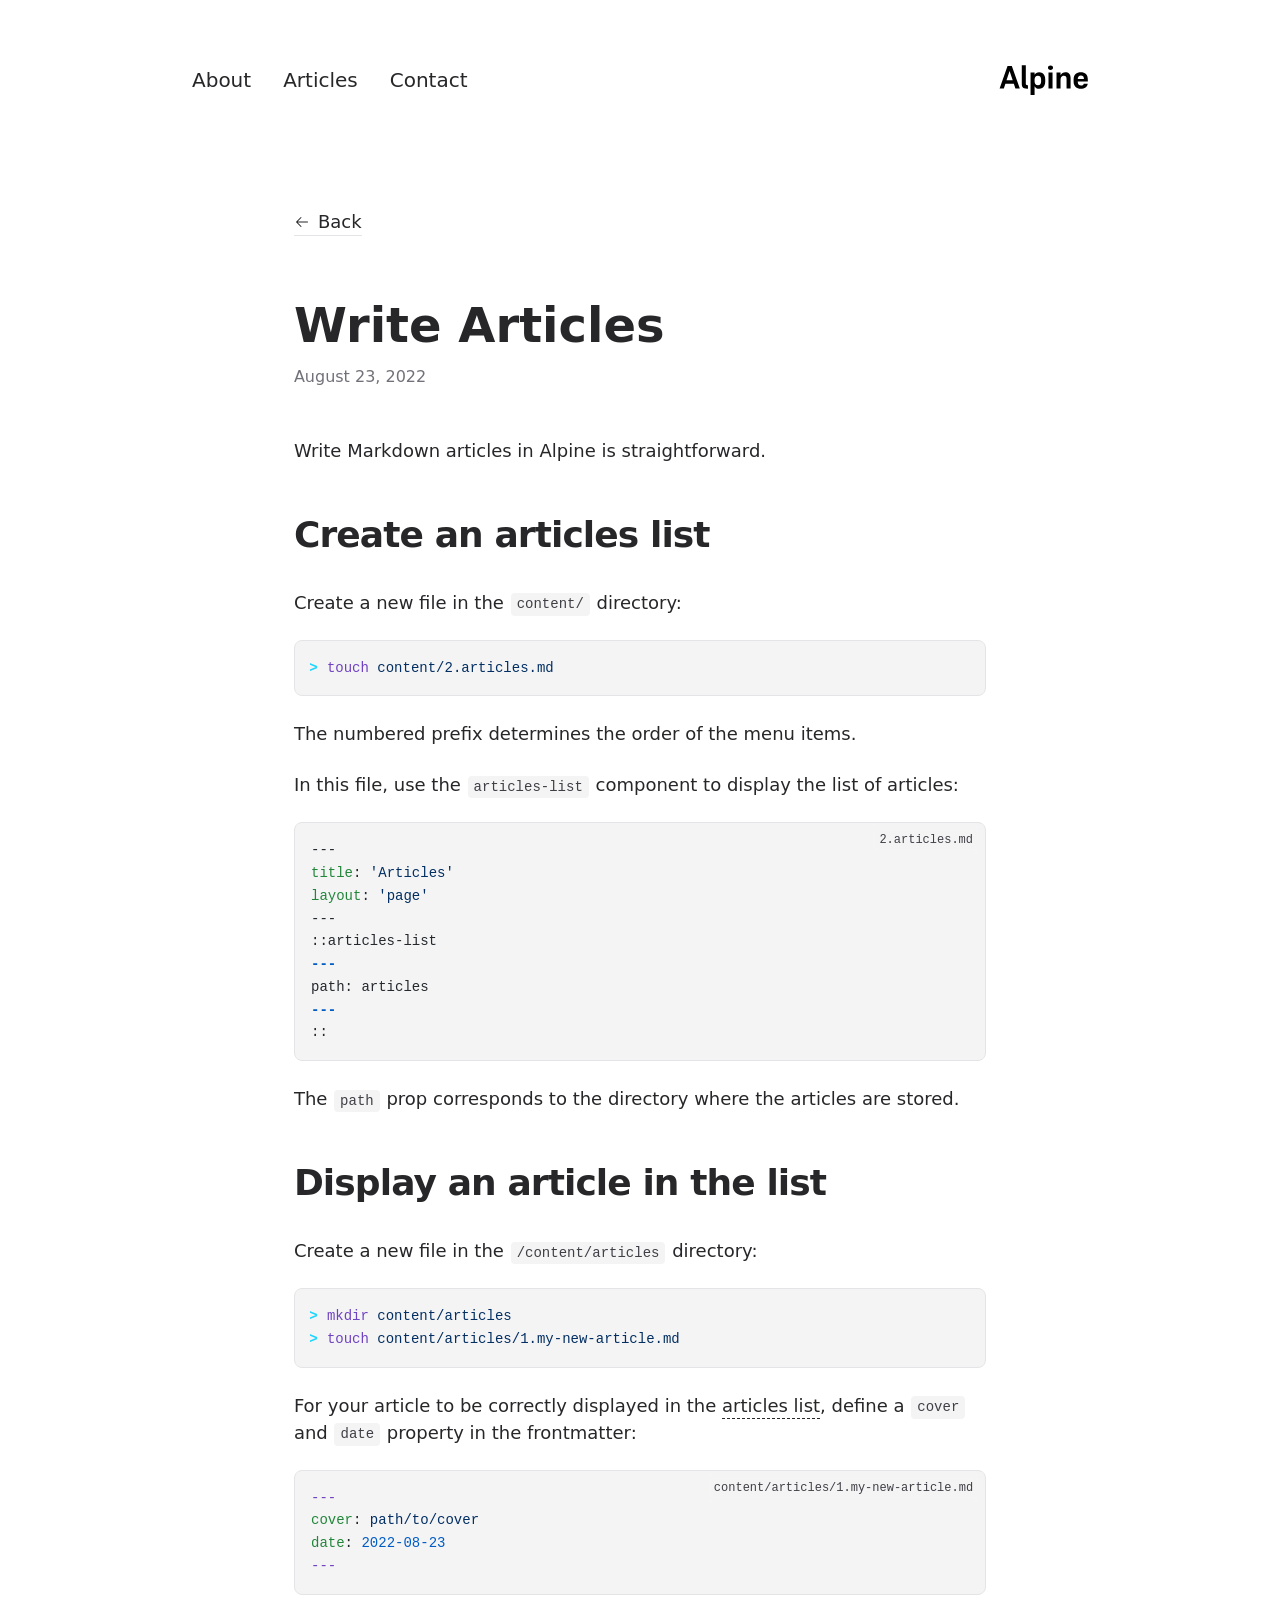
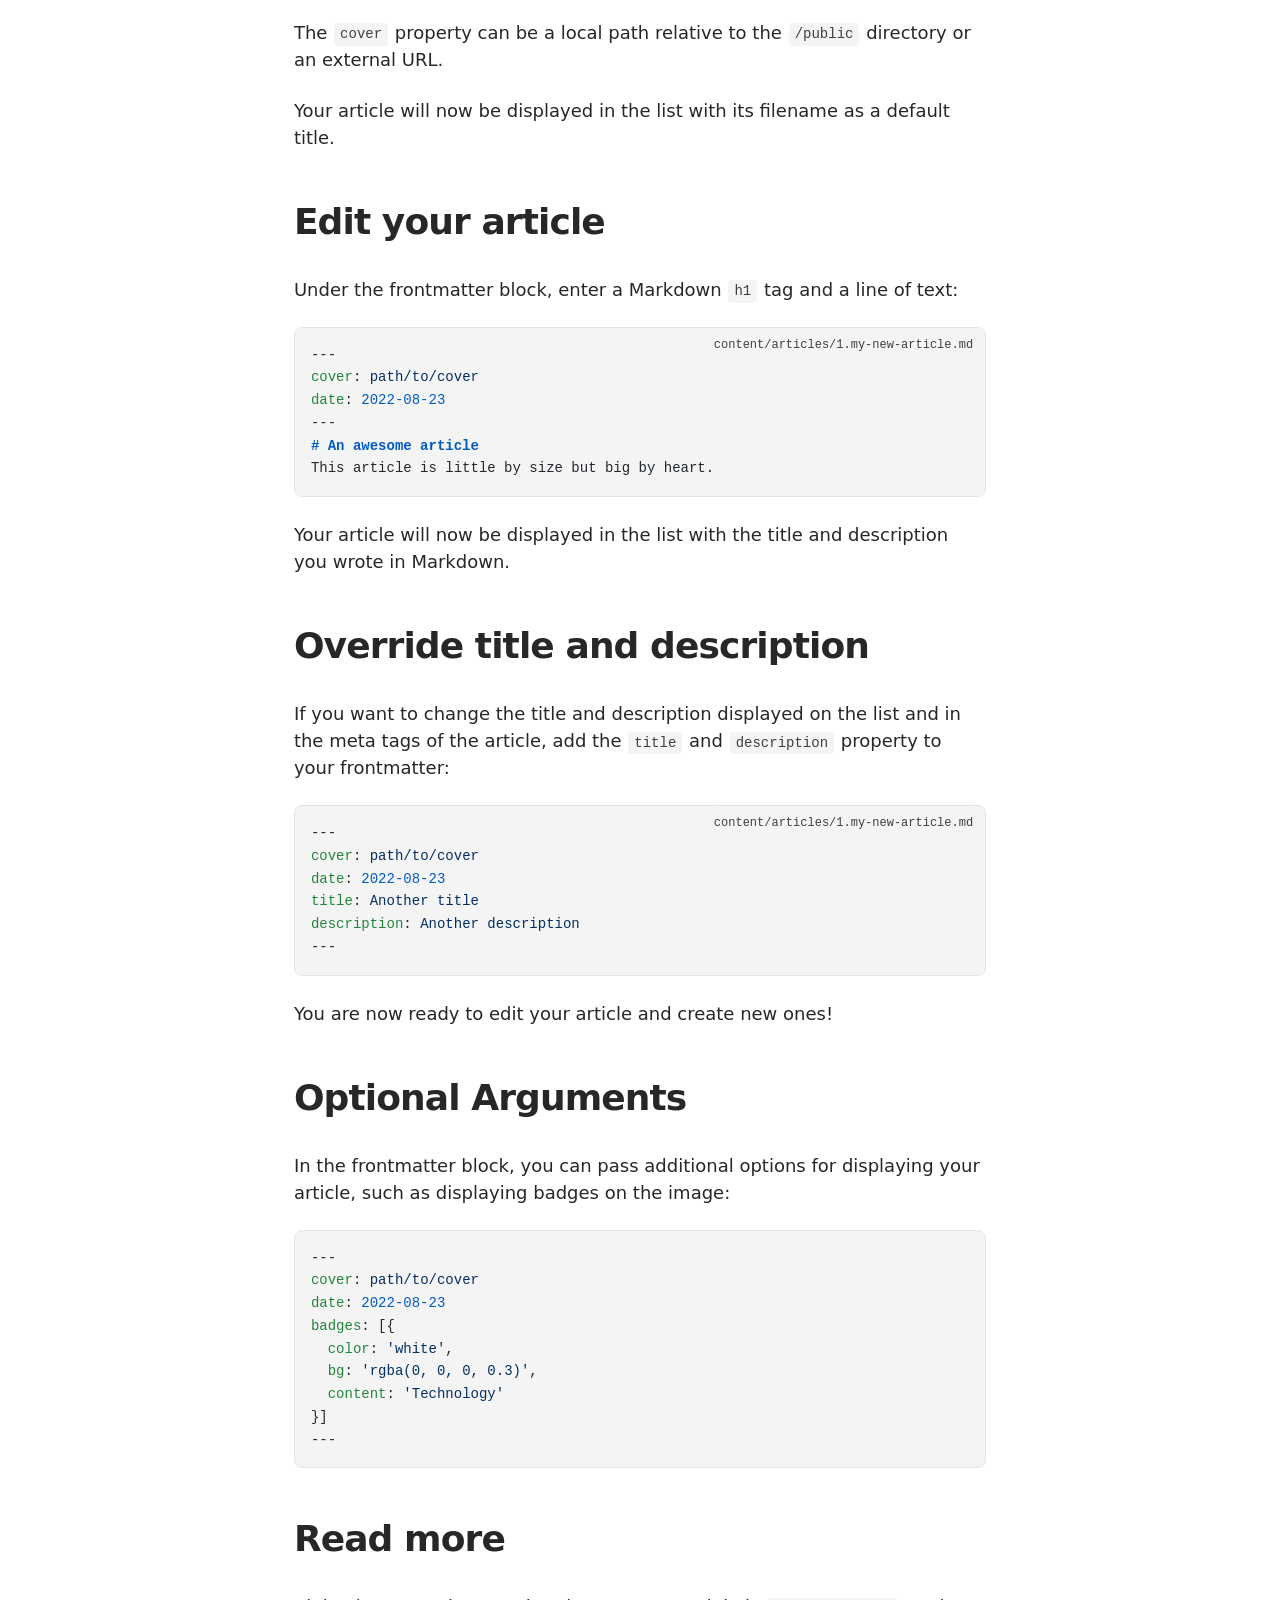
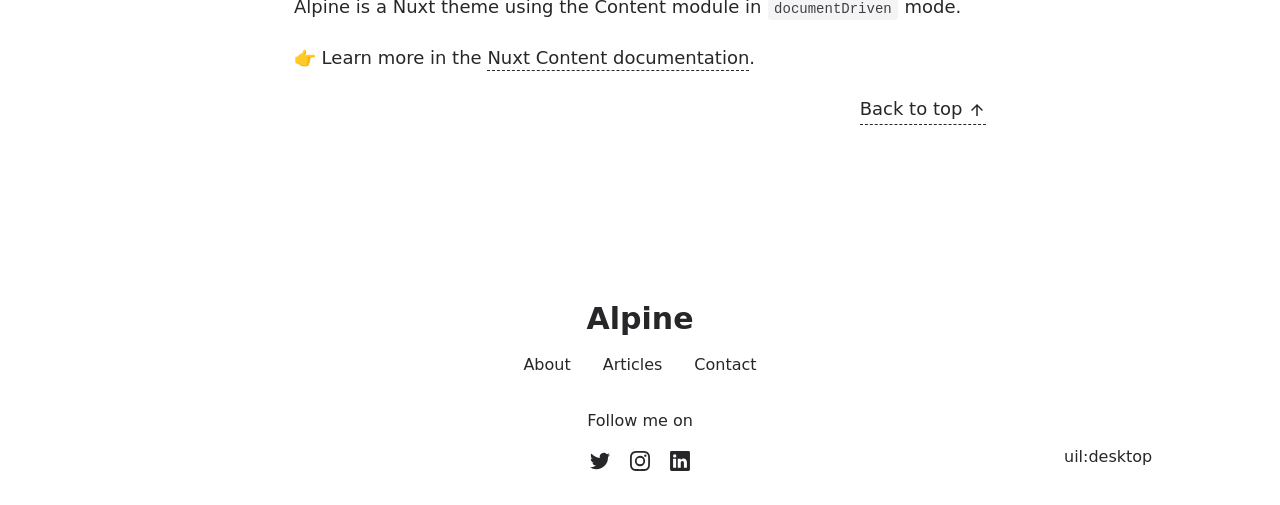
<file: articles/write-articles/index.html>
<!DOCTYPE html><html  lang="en"><head><meta charset="utf-8">
<meta name="viewport" content="width=device-width, initial-scale=1">
<title>Write Articles</title>
<meta name="twitter:card" content="summary_large_image">
<meta property="og:image:width" content="400">
<meta property="og:image:height" content="300">
<meta property="og:image:alt" content="An image showcasing my project.">
<meta property="og:title" content="Write Articles">
<meta name="description" content="Writing Markdown articles in Alpine is straightforward.">
<meta property="og:description" content="Writing Markdown articles in Alpine is straightforward.">
<meta property="og:image" content="/articles/write-articles.webp">
<link rel="preload" as="fetch" crossorigin="anonymous" href="/articles/write-articles/_payload.json?3f907058-0580-4bb3-8e6e-5ffc7ea80695">
<link rel="stylesheet" href="/_nuxt/entry.Fabdb7UU.css">
<link rel="stylesheet" href="/_nuxt/DocumentDrivenNotFound.EmPe0iLQ.css">
<link rel="stylesheet" href="/_nuxt/article.CTfgUnKM.css">
<link rel="stylesheet" href="/_nuxt/ProseA.D6qrGdJl.css">
<link rel="stylesheet" href="/_nuxt/ProseH1.CB8tsvkW.css">
<link rel="stylesheet" href="/_nuxt/ProseP.CLCdHw5P.css">
<link rel="stylesheet" href="/_nuxt/ProseCodeInline.r04dgH4V.css">
<link rel="stylesheet" href="/_nuxt/ProsePre.CchFRBtv.css">
<link rel="stylesheet" href="/_nuxt/ProseCode.XP3bIDdI.css">
<link rel="stylesheet" href="/_nuxt/ProseH2.CfVo1Jwa.css">
<link rel="modulepreload" as="script" crossorigin href="/_nuxt/DMdeBn5D.js">
<link rel="modulepreload" as="script" crossorigin href="/_nuxt/D6yMFm-E.js">
<link rel="modulepreload" as="script" crossorigin href="/_nuxt/D_4o8Fun.js">
<link rel="modulepreload" as="script" crossorigin href="/_nuxt/DX_amwJl.js">
<link rel="modulepreload" as="script" crossorigin href="/_nuxt/Bey4xMtg.js">
<link rel="modulepreload" as="script" crossorigin href="/_nuxt/BhzlHURh.js">
<link rel="modulepreload" as="script" crossorigin href="/_nuxt/CXBlUd9X.js">
<link rel="modulepreload" as="script" crossorigin href="/_nuxt/CwHeyZVY.js">
<link rel="modulepreload" as="script" crossorigin href="/_nuxt/CcKZ0bZJ.js">
<link rel="modulepreload" as="script" crossorigin href="/_nuxt/BcWussCh.js">
<link rel="modulepreload" as="script" crossorigin href="/_nuxt/DaT66DAF.js">
<link rel="modulepreload" as="script" crossorigin href="/_nuxt/BEK5WppD.js">
<link rel="modulepreload" as="script" crossorigin href="/_nuxt/C8uSynYS.js">
<link rel="modulepreload" as="script" crossorigin href="/_nuxt/Di1fa5W8.js">
<link rel="modulepreload" as="script" crossorigin href="/_nuxt/DOixnA1_.js">
<link rel="modulepreload" as="script" crossorigin href="/_nuxt/DFlhYBdG.js">
<link rel="modulepreload" as="script" crossorigin href="/_nuxt/BSw1Sg1U.js">
<link rel="prefetch" as="script" crossorigin href="/_nuxt/DXrHRgRJ.js">
<link rel="prefetch" as="script" crossorigin href="/_nuxt/DPCw38dw.js">
<link rel="prefetch" as="script" crossorigin href="/_nuxt/BT-knOK8.js">
<link rel="prefetch" as="style" href="/_nuxt/useStudio.DtI_gTbu.css">
<link rel="prefetch" as="script" crossorigin href="/_nuxt/CKFq_0Ed.js">
<link rel="prefetch" as="style" href="/_nuxt/error-404.BgJ0DaSj.css">
<link rel="prefetch" as="script" crossorigin href="/_nuxt/CeciK8Zn.js">
<link rel="prefetch" as="style" href="/_nuxt/error-500.COJOQdl4.css">
<link rel="prefetch" as="script" crossorigin href="/_nuxt/BZuQqiHD.js">
<script type="module" src="/_nuxt/DMdeBn5D.js" crossorigin></script><style id="pinceau-runtime-hydratable">@media{.phy[--]{--puid:7fYsaF-v;}.pv-M4_FZF{max-width:var(--elements-container-maxWidth);padding-left:var(--elements-container-padding-mobile);padding-right:var(--elements-container-padding-mobile);}@media (min-width: 475px){.pv-M4_FZF{padding-left:var(--elements-container-padding-xs);padding-right:var(--elements-container-padding-xs);}}@media (min-width: 640px){.pv-M4_FZF{padding-left:var(--elements-container-padding-sm);padding-right:var(--elements-container-padding-sm);}}@media (min-width: 768px){.pv-M4_FZF{padding-left:var(--elements-container-padding-md);padding-right:var(--elements-container-padding-md);}}} </style><style id="pinceau-theme">@media { :root {--pinceau-mq: initial; --alpine-readableLine: 68ch;--alpine-backdrop-backgroundColor: #f4f4f5b3;--prose-code-inline-padding: 0.2rem 0.375rem 0.2rem 0.375rem;--prose-code-block-backdropFilter: contrast(1);--prose-code-block-border-style: solid;--prose-code-block-border-width: 1px;--prose-tbody-tr-borderBottom-style: dashed;--prose-tbody-tr-borderBottom-width: 1px;--prose-th-textAlign: inherit;--prose-thead-borderBottom-style: solid;--prose-thead-borderBottom-width: 1px;--prose-thead-border-style: solid;--prose-thead-border-width: 0px;--prose-table-textAlign: start;--prose-hr-width: 1px;--prose-hr-style: solid;--prose-li-listStylePosition: outside;--prose-ol-li-markerColor: currentColor;--prose-ol-paddingInlineStart: 21px;--prose-ol-listStyleType: decimal;--prose-ul-li-markerColor: currentColor;--prose-ul-paddingInlineStart: 21px;--prose-ul-listStyleType: disc;--prose-blockquote-border-style: solid;--prose-blockquote-border-width: 4px;--prose-blockquote-quotes: '201C' '201D' '2018' '2019';--prose-blockquote-paddingInlineStart: 24px;--prose-a-code-color-hover: currentColor;--prose-a-code-color-static: currentColor;--prose-a-hasCode-borderBottom: none;--prose-a-border-distance: 2px;--prose-a-border-color-hover: currentColor;--prose-a-border-color-static: currentColor;--prose-a-border-style-hover: solid;--prose-a-border-style-static: dashed;--prose-a-border-width: 1px;--prose-a-color-static: inherit;--prose-a-textDecoration: none;--prose-h6-margin: 3rem 0 2rem;--prose-h5-margin: 3rem 0 2rem;--prose-h4-margin: 3rem 0 2rem;--prose-h3-margin: 3rem 0 2rem;--prose-h2-margin: 3rem 0 2rem;--prose-h1-margin: 0 0 2rem;--prose-p-fontSize: 18px;--typography-lead-loose: 2;--typography-lead-relaxed: 1.625;--typography-lead-normal: 1.5;--typography-lead-snug: 1.375;--typography-lead-tight: 1.25;--typography-lead-none: 1;--typography-lead-10: 2.5rem;--typography-lead-9: 2.25rem;--typography-lead-8: 2rem;--typography-lead-7: 1.75rem;--typography-lead-6: 1.5rem;--typography-lead-5: 1.25rem;--typography-lead-4: 1rem;--typography-lead-3: .75rem;--typography-lead-2: .5rem;--typography-lead-1: .025rem;--typography-fontWeight-black: 900;--typography-fontWeight-extrabold: 800;--typography-fontWeight-bold: 700;--typography-fontWeight-semibold: 600;--typography-fontWeight-medium: 500;--typography-fontWeight-normal: 400;--typography-fontWeight-light: 300;--typography-fontWeight-extralight: 200;--typography-fontWeight-thin: 100;--typography-fontSize-9xl: 128px;--typography-fontSize-8xl: 96px;--typography-fontSize-7xl: 72px;--typography-fontSize-6xl: 60px;--typography-fontSize-5xl: 48px;--typography-fontSize-4xl: 36px;--typography-fontSize-3xl: 30px;--typography-fontSize-2xl: 24px;--typography-fontSize-xl: 20px;--typography-fontSize-lg: 18px;--typography-fontSize-base: 16px;--typography-fontSize-sm: 14px;--typography-fontSize-xs: 12px;--typography-letterSpacing-wide: 0.025em;--typography-letterSpacing-tight: -0.025em;--typography-verticalMargin-base: 24px;--typography-verticalMargin-sm: 16px;--elements-border-secondary-hover: [object Object];--elements-backdrop-background: #fffc;--elements-backdrop-filter: saturate(200%) blur(20px);--elements-container-maxWidth: 64rem;--lead-loose: 2;--lead-relaxed: 1.625;--lead-normal: 1.5;--lead-snug: 1.375;--lead-tight: 1.25;--lead-none: 1;--lead-10: 2.5rem;--lead-9: 2.25rem;--lead-8: 2rem;--lead-7: 1.75rem;--lead-6: 1.5rem;--lead-5: 1.25rem;--lead-4: 1rem;--lead-3: .75rem;--lead-2: .5rem;--lead-1: .025rem;--letterSpacing-widest: 0.1em;--letterSpacing-wider: 0.05em;--letterSpacing-wide: 0.025em;--letterSpacing-normal: 0em;--letterSpacing-tight: -0.025em;--letterSpacing-tighter: -0.05em;--fontSize-9xl: 8rem;--fontSize-8xl: 6rem;--fontSize-7xl: 4.5rem;--fontSize-6xl: 3.75rem;--fontSize-5xl: 3rem;--fontSize-4xl: 2.25rem;--fontSize-3xl: 1.875rem;--fontSize-2xl: 1.5rem;--fontSize-xl: 1.25rem;--fontSize-lg: 1.125rem;--fontSize-base: 1rem;--fontSize-sm: 0.875rem;--fontSize-xs: 0.75rem;--fontWeight-black: 900;--fontWeight-extrabold: 800;--fontWeight-bold: 700;--fontWeight-semibold: 600;--fontWeight-medium: 500;--fontWeight-normal: 400;--fontWeight-light: 300;--fontWeight-extralight: 200;--fontWeight-thin: 100;--font-mono: ui-monospace, SFMono-Regular, Menlo, Monaco, Consolas, Liberation Mono, Courier New, monospace;--font-serif: ui-serif, Georgia, Cambria, Times New Roman, Times, serif;--font-sans: ui-sans-serif, system-ui, -apple-system, BlinkMacSystemFont, Segoe UI, Roboto, Helvetica Neue, Arial, Noto Sans, sans-serif, Apple Color Emoji, Segoe UI Emoji, Segoe UI Symbol, Noto Color Emoji;--opacity-total: 1;--opacity-high: 0.8;--opacity-medium: 0.5;--opacity-soft: 0.3;--opacity-light: 0.15;--opacity-bright: 0.1;--opacity-noOpacity: 0;--borderWidth-lg: 3px;--borderWidth-md: 2px;--borderWidth-sm: 1px;--borderWidth-noBorder: 0;--space-rem-875: 0.875rem;--space-rem-625: 0.625rem;--space-rem-375: 0.375rem;--space-rem-125: 0.125rem;--space-px: 1px;--space-128: 32rem;--space-96: 24rem;--space-80: 20rem;--space-72: 18rem;--space-64: 16rem;--space-60: 15rem;--space-56: 14rem;--space-52: 13rem;--space-48: 12rem;--space-44: 11rem;--space-40: 10rem;--space-36: 9rem;--space-32: 8rem;--space-28: 7rem;--space-24: 6rem;--space-20: 5rem;--space-16: 4rem;--space-14: 3.5rem;--space-12: 3rem;--space-11: 2.75rem;--space-10: 2.5rem;--space-9: 2.25rem;--space-8: 2rem;--space-7: 1.75rem;--space-6: 1.5rem;--space-5: 1.25rem;--space-4: 1rem;--space-3: 0.75rem;--space-2: 0.5rem;--space-1: 0.25rem;--space-0: 0px;--size-full: 100%;--size-7xl: 80rem;--size-6xl: 72rem;--size-5xl: 64rem;--size-4xl: 56rem;--size-3xl: 48rem;--size-2xl: 42rem;--size-xl: 36rem;--size-lg: 32rem;--size-md: 28rem;--size-sm: 24rem;--size-xs: 20rem;--size-200: 200px;--size-104: 104px;--size-80: 80px;--size-64: 64px;--size-56: 56px;--size-48: 48px;--size-40: 40px;--size-32: 32px;--size-24: 24px;--size-20: 20px;--size-16: 16px;--size-12: 12px;--size-8: 8px;--size-6: 6px;--size-4: 4px;--size-2: 2px;--size-0: 0px;--radii-full: 9999px;--radii-3xl: 1.75rem;--radii-2xl: 1.5rem;--radii-xl: 1rem;--radii-lg: 0.75rem;--radii-md: 0.5rem;--radii-sm: 0.375rem;--radii-xs: 0.25rem;--radii-2xs: 0.125rem;--radii-none: 0px;--shadow-none: 0px 0px 0px 0px transparent;--shadow-lg: 0px 10px 15px -3px #000000, 0px 4px 6px -4px #000000;--shadow-md: 0px 4px 6px -1px #000000, 0px 2px 4px -2px #000000;--shadow-sm: 0px 1px 3px 0px #000000, 0px 1px 2px -1px #000000;--shadow-xs: 0px 1px 2px 0px #000000;--height-screen: 100vh;--width-screen: 100vw;--color-primary-900: #002e38;--color-primary-800: #005c70;--color-primary-700: #008aa9;--color-primary-600: #00b9e1;--color-primary-500: #1ad6ff;--color-primary-400: #40ddff;--color-primary-300: #66e4ff;--color-primary-200: #8deaff;--color-primary-100: #b3f1ff;--color-primary-50: #d9f8ff;--color-ruby-900: #380011;--color-ruby-800: #700021;--color-ruby-700: #a90032;--color-ruby-600: #e10043;--color-ruby-500: #ff1a5e;--color-ruby-400: #ff4079;--color-ruby-300: #ff6694;--color-ruby-200: #ff8dae;--color-ruby-100: #ffb3c9;--color-ruby-50: #ffd9e4;--color-pink-900: #380025;--color-pink-800: #70004b;--color-pink-700: #a90070;--color-pink-600: #e10095;--color-pink-500: #ff1ab2;--color-pink-400: #ff40bf;--color-pink-300: #ff66cc;--color-pink-200: #ff8dd8;--color-pink-100: #ffb3e5;--color-pink-50: #ffd9f2;--color-purple-900: #190038;--color-purple-800: #330070;--color-purple-700: #4c00a9;--color-purple-600: #6500e1;--color-purple-500: #811aff;--color-purple-400: #9640ff;--color-purple-300: #ab66ff;--color-purple-200: #c08dff;--color-purple-100: #d5b3ff;--color-purple-50: #ead9ff;--color-royalblue-900: #0b0531;--color-royalblue-800: #160a62;--color-royalblue-700: #211093;--color-royalblue-600: #2c15c4;--color-royalblue-500: #4127e8;--color-royalblue-400: #614bec;--color-royalblue-300: #806ff0;--color-royalblue-200: #a093f3;--color-royalblue-100: #c0b7f7;--color-royalblue-50: #dfdbfb;--color-indigoblue-900: #001238;--color-indigoblue-800: #002370;--color-indigoblue-700: #0035a9;--color-indigoblue-600: #0047e1;--color-indigoblue-500: #1a62ff;--color-indigoblue-400: #407cff;--color-indigoblue-300: #6696ff;--color-indigoblue-200: #8db0ff;--color-indigoblue-100: #b3cbff;--color-indigoblue-50: #d9e5ff;--color-blue-900: #002438;--color-blue-800: #004870;--color-blue-700: #006ca9;--color-blue-600: #0090e1;--color-blue-500: #1aadff;--color-blue-400: #40bbff;--color-blue-300: #66c8ff;--color-blue-200: #8dd6ff;--color-blue-100: #b3e4ff;--color-blue-50: #d9f1ff;--color-lightblue-900: #002e38;--color-lightblue-800: #005c70;--color-lightblue-700: #008aa9;--color-lightblue-600: #00b9e1;--color-lightblue-500: #1ad6ff;--color-lightblue-400: #40ddff;--color-lightblue-300: #66e4ff;--color-lightblue-200: #8deaff;--color-lightblue-100: #b3f1ff;--color-lightblue-50: #d9f8ff;--color-teal-900: #062a28;--color-teal-800: #0b544f;--color-teal-700: #117d77;--color-teal-600: #16a79e;--color-teal-500: #1cd1c6;--color-teal-400: #36e4da;--color-teal-300: #5fe9e1;--color-teal-200: #87efe9;--color-teal-100: #aff4f0;--color-teal-50: #d7faf8;--color-pear-900: #2a2b09;--color-pear-800: #545512;--color-pear-700: #7e801b;--color-pear-600: #a8aa24;--color-pear-500: #d0d32f;--color-pear-400: #d8da52;--color-pear-300: #e0e274;--color-pear-200: #e8e997;--color-pear-100: #eff0ba;--color-pear-50: #f7f8dc;--color-red-900: #380300;--color-red-800: #700700;--color-red-700: #a90a00;--color-red-600: #e10e00;--color-red-500: #ff281a;--color-red-400: #ff4c40;--color-red-300: #ff7066;--color-red-200: #ff948d;--color-red-100: #ffb7b3;--color-red-50: #ffdbd9;--color-orange-900: #381800;--color-orange-800: #702f00;--color-orange-700: #a94700;--color-orange-600: #e15e00;--color-orange-500: #ff7a1a;--color-orange-400: #ff9040;--color-orange-300: #ffa666;--color-orange-200: #ffbd8d;--color-orange-100: #ffd3b3;--color-orange-50: #ffe9d9;--color-yellow-900: #362b03;--color-yellow-800: #6d5605;--color-yellow-700: #a38108;--color-yellow-600: #daac0a;--color-yellow-500: #f5c828;--color-yellow-400: #f7d14c;--color-yellow-300: #f8da70;--color-yellow-200: #fae393;--color-yellow-100: #fcedb7;--color-yellow-50: #fdf6db;--color-green-900: #003f25;--color-green-800: #005e38;--color-green-700: #007e4a;--color-green-600: #009d5d;--color-green-500: #00bd6f;--color-green-400: #00dc82;--color-green-300: #30ffaa;--color-green-200: #83ffcc;--color-green-100: #acffdd;--color-green-50: #d6ffee;--color-gray-900: #18181B;--color-gray-800: #27272A;--color-gray-700: #3f3f46;--color-gray-600: #52525B;--color-gray-500: #71717A;--color-gray-400: #a1a1aa;--color-gray-300: #D4d4d8;--color-gray-200: #e4e4e7;--color-gray-100: #f4f4f5;--color-gray-50: #fafafa;--color-black: #0c0c0d;--color-white: #FFFFFF;--media-portrait: only screen and (orientation: portrait);--media-landscape: only screen and (orientation: landscape);--media-rm: (prefers-reduced-motion: reduce);--media-2xl: (min-width: 1536px);--media-xl: (min-width: 1280px);--media-lg: (min-width: 1024px);--media-md: (min-width: 768px);--media-sm: (min-width: 640px);--media-xs: (min-width: 475px);--alpine-body-color: var(--color-gray-800);--alpine-body-backgroundColor: var(--color-white);--prose-code-inline-fontWeight: var(--typography-fontWeight-normal);--prose-code-inline-fontSize: var(--typography-fontSize-sm);--prose-code-inline-borderRadius: var(--radii-xs);--prose-code-block-pre-padding: var(--typography-verticalMargin-sm);--prose-code-block-margin: var(--typography-verticalMargin-base) 0;--prose-code-block-fontSize: var(--typography-fontSize-sm);--prose-tbody-code-inline-fontSize: var(--typography-fontSize-sm);--prose-tbody-td-padding: var(--typography-verticalMargin-sm);--prose-th-fontWeight: var(--typography-fontWeight-semibold);--prose-th-padding: 0 var(--typography-verticalMargin-sm) var(--typography-verticalMargin-sm) var(--typography-verticalMargin-sm);--prose-table-lineHeight: var(--typography-lead-6);--prose-table-fontSize: var(--typography-fontSize-sm);--prose-table-margin: var(--typography-verticalMargin-base) 0;--prose-hr-margin: var(--typography-verticalMargin-base) 0;--prose-li-margin: var(--typography-verticalMargin-sm) 0;--prose-ol-margin: var(--typography-verticalMargin-base) 0;--prose-ul-margin: var(--typography-verticalMargin-base) 0;--prose-blockquote-margin: var(--typography-verticalMargin-base) 0;--prose-a-code-border-style: var(--prose-a-border-style-static);--prose-a-code-border-width: var(--prose-a-border-width);--prose-a-fontWeight: var(--typography-fontWeight-medium);--prose-img-margin: var(--typography-verticalMargin-base) 0;--prose-strong-fontWeight: var(--typography-fontWeight-semibold);--prose-h6-iconSize: var(--typography-fontSize-base);--prose-h6-fontWeight: var(--typography-fontWeight-semibold);--prose-h6-lineHeight: var(--typography-lead-normal);--prose-h6-fontSize: var(--typography-fontSize-lg);--prose-h5-iconSize: var(--typography-fontSize-lg);--prose-h5-fontWeight: var(--typography-fontWeight-semibold);--prose-h5-lineHeight: var(--typography-lead-snug);--prose-h5-fontSize: var(--typography-fontSize-xl);--prose-h4-iconSize: var(--typography-fontSize-lg);--prose-h4-letterSpacing: var(--typography-letterSpacing-tight);--prose-h4-fontWeight: var(--typography-fontWeight-semibold);--prose-h4-lineHeight: var(--typography-lead-snug);--prose-h4-fontSize: var(--typography-fontSize-2xl);--prose-h3-iconSize: var(--typography-fontSize-xl);--prose-h3-letterSpacing: var(--typography-letterSpacing-tight);--prose-h3-fontWeight: var(--typography-fontWeight-semibold);--prose-h3-lineHeight: var(--typography-lead-snug);--prose-h3-fontSize: var(--typography-fontSize-3xl);--prose-h2-iconSize: var(--typography-fontSize-2xl);--prose-h2-letterSpacing: var(--typography-letterSpacing-tight);--prose-h2-fontWeight: var(--typography-fontWeight-semibold);--prose-h2-lineHeight: var(--typography-lead-tight);--prose-h2-fontSize: var(--typography-fontSize-4xl);--prose-h1-iconSize: var(--typography-fontSize-3xl);--prose-h1-letterSpacing: var(--typography-letterSpacing-tight);--prose-h1-fontWeight: var(--typography-fontWeight-bold);--prose-h1-lineHeight: var(--typography-lead-tight);--prose-h1-fontSize: var(--typography-fontSize-5xl);--prose-p-br-margin: var(--typography-verticalMargin-base) 0 0 0;--prose-p-margin: var(--typography-verticalMargin-base) 0;--prose-p-lineHeight: var(--typography-lead-normal);--typography-color-primary-900: var(--color-primary-900);--typography-color-primary-800: var(--color-primary-800);--typography-color-primary-700: var(--color-primary-700);--typography-color-primary-600: var(--color-primary-600);--typography-color-primary-500: var(--color-primary-500);--typography-color-primary-400: var(--color-primary-400);--typography-color-primary-300: var(--color-primary-300);--typography-color-primary-200: var(--color-primary-200);--typography-color-primary-100: var(--color-primary-100);--typography-color-primary-50: var(--color-primary-50);--typography-font-code: var(--font-mono);--typography-font-body: var(--font-sans);--typography-font-display: var(--font-sans);--typography-body-backgroundColor: var(--color-white);--typography-body-color: var(--color-black);--elements-state-danger-borderColor-secondary: var(--color-red-200);--elements-state-danger-borderColor-primary: var(--color-red-100);--elements-state-danger-backgroundColor-secondary: var(--color-red-100);--elements-state-danger-backgroundColor-primary: var(--color-red-50);--elements-state-danger-color-secondary: var(--color-red-600);--elements-state-danger-color-primary: var(--color-red-500);--elements-state-warning-borderColor-secondary: var(--color-yellow-200);--elements-state-warning-borderColor-primary: var(--color-yellow-100);--elements-state-warning-backgroundColor-secondary: var(--color-yellow-100);--elements-state-warning-backgroundColor-primary: var(--color-yellow-50);--elements-state-warning-color-secondary: var(--color-yellow-700);--elements-state-warning-color-primary: var(--color-yellow-600);--elements-state-success-borderColor-secondary: var(--color-green-200);--elements-state-success-borderColor-primary: var(--color-green-100);--elements-state-success-backgroundColor-secondary: var(--color-green-100);--elements-state-success-backgroundColor-primary: var(--color-green-50);--elements-state-success-color-secondary: var(--color-green-600);--elements-state-success-color-primary: var(--color-green-500);--elements-state-info-borderColor-secondary: var(--color-blue-200);--elements-state-info-borderColor-primary: var(--color-blue-100);--elements-state-info-backgroundColor-secondary: var(--color-blue-100);--elements-state-info-backgroundColor-primary: var(--color-blue-50);--elements-state-info-color-secondary: var(--color-blue-600);--elements-state-info-color-primary: var(--color-blue-500);--elements-state-primary-borderColor-secondary: var(--color-primary-200);--elements-state-primary-borderColor-primary: var(--color-primary-100);--elements-state-primary-backgroundColor-secondary: var(--color-primary-100);--elements-state-primary-backgroundColor-primary: var(--color-primary-50);--elements-state-primary-color-secondary: var(--color-primary-700);--elements-state-primary-color-primary: var(--color-primary-600);--elements-surface-secondary-backgroundColor: var(--color-gray-200);--elements-surface-primary-backgroundColor: var(--color-gray-100);--elements-surface-background-base: var(--color-gray-100);--elements-border-secondary-static: var(--color-gray-200);--elements-border-primary-hover: var(--color-gray-200);--elements-border-primary-static: var(--color-gray-100);--elements-container-padding-md: var(--space-16);--elements-container-padding-sm: var(--space-12);--elements-container-padding-xs: var(--space-8);--elements-container-padding-mobile: var(--space-6);--elements-text-secondary-color-hover: var(--color-gray-700);--elements-text-secondary-color-static: var(--color-gray-500);--elements-text-primary-color-static: var(--color-gray-900);--text-6xl-lineHeight: var(--lead-none);--text-6xl-fontSize: var(--fontSize-6xl);--text-5xl-lineHeight: var(--lead-none);--text-5xl-fontSize: var(--fontSize-5xl);--text-4xl-lineHeight: var(--lead-10);--text-4xl-fontSize: var(--fontSize-4xl);--text-3xl-lineHeight: var(--lead-9);--text-3xl-fontSize: var(--fontSize-3xl);--text-2xl-lineHeight: var(--lead-8);--text-2xl-fontSize: var(--fontSize-2xl);--text-xl-lineHeight: var(--lead-7);--text-xl-fontSize: var(--fontSize-xl);--text-lg-lineHeight: var(--lead-7);--text-lg-fontSize: var(--fontSize-lg);--text-base-lineHeight: var(--lead-6);--text-base-fontSize: var(--fontSize-base);--text-sm-lineHeight: var(--lead-5);--text-sm-fontSize: var(--fontSize-sm);--text-xs-lineHeight: var(--lead-4);--text-xs-fontSize: var(--fontSize-xs);--shadow-2xl: 0px 25px 50px -12px var(--color-gray-900);--shadow-xl: 0px 20px 25px -5px var(--color-gray-400), 0px 8px 10px -6px #000000;--color-secondary-900: var(--color-gray-900);--color-secondary-800: var(--color-gray-800);--color-secondary-700: var(--color-gray-700);--color-secondary-600: var(--color-gray-600);--color-secondary-500: var(--color-gray-500);--color-secondary-400: var(--color-gray-400);--color-secondary-300: var(--color-gray-300);--color-secondary-200: var(--color-gray-200);--color-secondary-100: var(--color-gray-100);--color-secondary-50: var(--color-gray-50);--prose-a-code-background-hover: var(--typography-color-primary-50);--prose-a-code-border-color-hover: var(--typography-color-primary-500);--prose-a-color-hover: var(--typography-color-primary-500);--typography-color-secondary-900: var(--color-secondary-900);--typography-color-secondary-800: var(--color-secondary-800);--typography-color-secondary-700: var(--color-secondary-700);--typography-color-secondary-600: var(--color-secondary-600);--typography-color-secondary-500: var(--color-secondary-500);--typography-color-secondary-400: var(--color-secondary-400);--typography-color-secondary-300: var(--color-secondary-300);--typography-color-secondary-200: var(--color-secondary-200);--typography-color-secondary-100: var(--color-secondary-100);--typography-color-secondary-50: var(--color-secondary-50);--prose-code-inline-backgroundColor: var(--typography-color-secondary-100);--prose-code-inline-color: var(--typography-color-secondary-700);--prose-code-block-backgroundColor: var(--typography-color-secondary-100);--prose-code-block-color: var(--typography-color-secondary-700);--prose-code-block-border-color: var(--typography-color-secondary-200);--prose-tbody-tr-borderBottom-color: var(--typography-color-secondary-200);--prose-th-color: var(--typography-color-secondary-600);--prose-thead-borderBottom-color: var(--typography-color-secondary-200);--prose-thead-border-color: var(--typography-color-secondary-300);--prose-hr-color: var(--typography-color-secondary-200);--prose-blockquote-border-color: var(--typography-color-secondary-200);--prose-blockquote-color: var(--typography-color-secondary-500);--prose-a-code-border-color-static: var(--typography-color-secondary-400); } }@media { :root.dark {--pinceau-mq: dark; --alpine-backdrop-backgroundColor: #18181bb3;--prose-code-block-backdropFilter: contrast(1);--prose-ol-li-markerColor: currentColor;--prose-ul-li-markerColor: currentColor;--prose-a-code-color-hover: currentColor;--prose-a-code-color-static: currentColor;--prose-a-border-color-hover: currentColor;--prose-a-border-color-static: currentColor;--prose-a-color-static: inherit;--elements-backdrop-background: #0c0d0ccc;--alpine-body-color: var(--color-gray-200);--alpine-body-backgroundColor: var(--color-black);--typography-body-backgroundColor: var(--color-black);--typography-body-color: var(--color-white);--elements-state-danger-borderColor-secondary: var(--color-red-700);--elements-state-danger-borderColor-primary: var(--color-red-800);--elements-state-danger-backgroundColor-secondary: var(--color-red-800);--elements-state-danger-backgroundColor-primary: var(--color-red-900);--elements-state-danger-color-secondary: var(--color-red-200);--elements-state-danger-color-primary: var(--color-red-300);--elements-state-warning-borderColor-secondary: var(--color-yellow-700);--elements-state-warning-borderColor-primary: var(--color-yellow-800);--elements-state-warning-backgroundColor-secondary: var(--color-yellow-800);--elements-state-warning-backgroundColor-primary: var(--color-yellow-900);--elements-state-warning-color-secondary: var(--color-yellow-200);--elements-state-warning-color-primary: var(--color-yellow-400);--elements-state-success-borderColor-secondary: var(--color-green-700);--elements-state-success-borderColor-primary: var(--color-green-800);--elements-state-success-backgroundColor-secondary: var(--color-green-800);--elements-state-success-backgroundColor-primary: var(--color-green-900);--elements-state-success-color-secondary: var(--color-green-200);--elements-state-success-color-primary: var(--color-green-400);--elements-state-info-borderColor-secondary: var(--color-blue-700);--elements-state-info-borderColor-primary: var(--color-blue-800);--elements-state-info-backgroundColor-secondary: var(--color-blue-800);--elements-state-info-backgroundColor-primary: var(--color-blue-900);--elements-state-info-color-secondary: var(--color-blue-200);--elements-state-info-color-primary: var(--color-blue-400);--elements-state-primary-borderColor-secondary: var(--color-primary-700);--elements-state-primary-borderColor-primary: var(--color-primary-800);--elements-state-primary-backgroundColor-secondary: var(--color-primary-800);--elements-state-primary-backgroundColor-primary: var(--color-primary-900);--elements-state-primary-color-secondary: var(--color-primary-200);--elements-state-primary-color-primary: var(--color-primary-400);--elements-surface-secondary-backgroundColor: var(--color-gray-800);--elements-surface-primary-backgroundColor: var(--color-gray-900);--elements-surface-background-base: var(--color-gray-900);--elements-border-secondary-static: var(--color-gray-800);--elements-border-primary-hover: var(--color-gray-800);--elements-border-primary-static: var(--color-gray-900);--elements-text-secondary-color-hover: var(--color-gray-200);--elements-text-secondary-color-static: var(--color-gray-400);--elements-text-primary-color-static: var(--color-gray-50);--prose-a-code-background-hover: var(--typography-color-primary-900);--prose-a-code-border-color-hover: var(--typography-color-primary-600);--prose-a-color-hover: var(--typography-color-primary-400);--prose-code-inline-backgroundColor: var(--typography-color-secondary-800);--prose-code-inline-color: var(--typography-color-secondary-200);--prose-code-block-backgroundColor: var(--typography-color-secondary-900);--prose-code-block-color: var(--typography-color-secondary-200);--prose-code-block-border-color: var(--typography-color-secondary-800);--prose-tbody-tr-borderBottom-color: var(--typography-color-secondary-800);--prose-th-color: var(--typography-color-secondary-400);--prose-thead-borderBottom-color: var(--typography-color-secondary-800);--prose-thead-border-color: var(--typography-color-secondary-600);--prose-hr-color: var(--typography-color-secondary-800);--prose-blockquote-border-color: var(--typography-color-secondary-700);--prose-blockquote-color: var(--typography-color-secondary-400);--prose-a-code-border-color-static: var(--typography-color-secondary-600); } }</style><script>"use strict";(()=>{const a=window,e=document.documentElement,c=window.localStorage,d=["dark","light"],n=c&&c.getItem&&c.getItem("nuxt-color-mode")||"system";let l=n==="system"?f():n;const i=e.getAttribute("data-color-mode-forced");i&&(l=i),r(l),a["__NUXT_COLOR_MODE__"]={preference:n,value:l,getColorScheme:f,addColorScheme:r,removeColorScheme:u};function r(o){const t=""+o+"",s="";e.classList?e.classList.add(t):e.className+=" "+t,s&&e.setAttribute("data-"+s,o)}function u(o){const t=""+o+"",s="";e.classList?e.classList.remove(t):e.className=e.className.replace(new RegExp(t,"g"),""),s&&e.removeAttribute("data-"+s)}function m(o){return a.matchMedia("(prefers-color-scheme"+o+")")}function f(){if(a.matchMedia&&m("").media!=="not all"){for(const o of d)if(m(":"+o).matches)return o}return"light"}})();
</script></head><body><div id="__nuxt"><div class="container pv-M4_FZF pc-7fYsaF app-layout" data-v-6578eb63 data-v-89f7fa3c><!--[--><div class="nuxt-progress" style="width:0%;height:3px;opacity:0;background-size:Infinity% auto;" data-v-6578eb63></div><header class="right" data-v-6578eb63 data-v-19143a2f><div class="menu" data-v-19143a2f><button aria-label="Navigation Menu" data-v-19143a2f><svg width="24" height="24" viewBox="0 0 68 68" fill="currentColor" xmlns="http://www.w3.org/2000/svg" data-v-19143a2f><path d="M8 34C8 32.1362 8 31.2044 8.30448 30.4693C8.71046 29.4892 9.48915 28.7105 10.4693 28.3045C11.2044 28 12.1362 28 14 28C15.8638 28 16.7956 28 17.5307 28.3045C18.5108 28.7105 19.2895 29.4892 19.6955 30.4693C20 31.2044 20 32.1362 20 34C20 35.8638 20 36.7956 19.6955 37.5307C19.2895 38.5108 18.5108 39.2895 17.5307 39.6955C16.7956 40 15.8638 40 14 40C12.1362 40 11.2044 40 10.4693 39.6955C9.48915 39.2895 8.71046 38.5108 8.30448 37.5307C8 36.7956 8 35.8638 8 34Z" data-v-19143a2f></path><path d="M28 34C28 32.1362 28 31.2044 28.3045 30.4693C28.7105 29.4892 29.4892 28.7105 30.4693 28.3045C31.2044 28 32.1362 28 34 28C35.8638 28 36.7956 28 37.5307 28.3045C38.5108 28.7105 39.2895 29.4892 39.6955 30.4693C40 31.2044 40 32.1362 40 34C40 35.8638 40 36.7956 39.6955 37.5307C39.2895 38.5108 38.5108 39.2895 37.5307 39.6955C36.7956 40 35.8638 40 34 40C32.1362 40 31.2044 40 30.4693 39.6955C29.4892 39.2895 28.7105 38.5108 28.3045 37.5307C28 36.7956 28 35.8638 28 34Z" data-v-19143a2f></path><path d="M48 34C48 32.1362 48 31.2044 48.3045 30.4693C48.7105 29.4892 49.4892 28.7105 50.4693 28.3045C51.2044 28 52.1362 28 54 28C55.8638 28 56.7956 28 57.5307 28.3045C58.5108 28.7105 59.2895 29.4892 59.6955 30.4693C60 31.2044 60 32.1362 60 34C60 35.8638 60 36.7956 59.6955 37.5307C59.2895 38.5108 58.5108 39.2895 57.5307 39.6955C56.7956 40 55.8638 40 54 40C52.1362 40 51.2044 40 50.4693 39.6955C49.4892 39.2895 48.7105 38.5108 48.3045 37.5307C48 36.7956 48 35.8638 48 34Z" data-v-19143a2f></path></svg></button></div><div class="overlay" data-v-19143a2f><nav data-v-19143a2f data-v-cf6f472c><ul data-v-cf6f472c><!--[--><li data-v-cf6f472c><a href="/" class="" data-v-cf6f472c><span class="underline-fx" data-v-cf6f472c></span> About</a></li><li data-v-cf6f472c><a href="/articles" class="" data-v-cf6f472c><span class="underline-fx" data-v-cf6f472c></span> Articles</a></li><li data-v-cf6f472c><a href="/contact" class="" data-v-cf6f472c><span class="underline-fx" data-v-cf6f472c></span> Contact</a></li><!--]--></ul></nav></div><div class="logo" data-v-19143a2f><a href="/" class="" data-v-19143a2f><img src="/logo-dark.svg" class="dark-img" alt="alpine" width="89" height="31" data-v-19143a2f><img src="/logo.svg" class="light-img" alt="alpine" width="89" height="31" data-v-19143a2f></a></div><div class="main-nav" data-v-19143a2f><nav data-v-19143a2f data-v-cf6f472c><ul data-v-cf6f472c><!--[--><li data-v-cf6f472c><a href="/" class="" data-v-cf6f472c><span class="underline-fx" data-v-cf6f472c></span> About</a></li><li data-v-cf6f472c><a href="/articles" class="" data-v-cf6f472c><span class="underline-fx" data-v-cf6f472c></span> Articles</a></li><li data-v-cf6f472c><a href="/contact" class="" data-v-cf6f472c><span class="underline-fx" data-v-cf6f472c></span> Contact</a></li><!--]--></ul></nav></div></header><!--[--><div class="document-driven-page"><article data-v-e2c9a2ef><a href="/articles" class="back" data-v-e2c9a2ef><svg xmlns="http://www.w3.org/2000/svg" xmlns:xlink="http://www.w3.org/1999/xlink" aria-hidden="true" role="img" class="icon" data-v-e2c9a2ef style="" width="1em" height="1em" viewBox="0 0 256 256" data-v-2124ae3c><path fill="currentColor" d="M224 128a8 8 0 0 1-8 8H59.31l58.35 58.34a8 8 0 0 1-11.32 11.32l-72-72a8 8 0 0 1 0-11.32l72-72a8 8 0 0 1 11.32 11.32L59.31 120H216a8 8 0 0 1 8 8"/></svg><span data-v-e2c9a2ef> Back </span></a><header data-v-e2c9a2ef><h1 class="title" data-v-e2c9a2ef>Write Articles</h1><time datetime="2022-08-23T00:00:00.000Z" data-v-e2c9a2ef>August 23, 2022</time></header><div class="prose" data-v-e2c9a2ef><!--[--><div><h1 id="write-articles" data-v-e29d76e2><a aria-current="page" href="/articles/write-articles#write-articles" class="router-link-active router-link-exact-active" data-v-e29d76e2><!--[-->Write Articles<!--]--><!----></a></h1><p data-v-df0bb2b5><!--[-->Write Markdown articles in Alpine is straightforward.<!--]--></p><h2 id="create-an-articles-list" data-v-c81fd792><a aria-current="page" href="/articles/write-articles#create-an-articles-list" class="router-link-active router-link-exact-active" data-v-c81fd792><!--[-->Create an articles list<!--]--><!----></a></h2><p data-v-df0bb2b5><!--[-->Create a new file in the <code class="" data-v-2e2a478a><!--[-->content/<!--]--></code> directory:<!--]--></p><div class="highlight-bash prose-code" meta data-v-b15f86e3><!----><!--[--><pre class="language-bash shiki shiki-themes github-light github-dark" style=""><!--[--><code><span class="line" line="1"><span style="--shiki-default:#6F42C1;--shiki-dark:#B392F0">touch</span><span style="--shiki-default:#032F62;--shiki-dark:#9ECBFF"> content/2.articles.md
</span></span></code><!--]--></pre><!--]--><button class="copy-button" data-v-b15f86e3 data-v-d6435360><span class="sr-only" data-v-d6435360>Copy to clipboard</span><span class="icon-wrapper" data-v-d6435360><svg xmlns="http://www.w3.org/2000/svg" xmlns:xlink="http://www.w3.org/1999/xlink" aria-hidden="true" role="img" class="icon" data-v-d6435360 style="" width="18px" height="18px" viewBox="0 0 256 256" data-v-2124ae3c><path fill="currentColor" d="M216 32H88a8 8 0 0 0-8 8v40H40a8 8 0 0 0-8 8v128a8 8 0 0 0 8 8h128a8 8 0 0 0 8-8v-40h40a8 8 0 0 0 8-8V40a8 8 0 0 0-8-8m-56 176H48V96h112Zm48-48h-32V88a8 8 0 0 0-8-8H96V48h112Z"/></svg></span></button></div><p data-v-df0bb2b5><!--[-->The numbered prefix determines the order of the menu items.<!--]--></p><p data-v-df0bb2b5><!--[-->In this file, use the <code class="" data-v-2e2a478a><!--[-->articles-list<!--]--></code> component to display the list of articles:<!--]--></p><div class="highlight-md prose-code" meta data-v-b15f86e3><span class="filename" data-v-b15f86e3>2.articles.md</span><!--[--><pre class="language-md shiki shiki-themes github-light github-dark" style=""><!--[--><code><span class="line" line="1"><span style="--shiki-default:#24292E;--shiki-dark:#E1E4E8">---
</span></span><span class="line" line="2"><span style="--shiki-default:#22863A;--shiki-dark:#85E89D">title</span><span style="--shiki-default:#24292E;--shiki-dark:#E1E4E8">: </span><span style="--shiki-default:#032F62;--shiki-dark:#9ECBFF">&#39;Articles&#39;
</span></span><span class="line" line="3"><span style="--shiki-default:#22863A;--shiki-dark:#85E89D">layout</span><span style="--shiki-default:#24292E;--shiki-dark:#E1E4E8">: </span><span style="--shiki-default:#032F62;--shiki-dark:#9ECBFF">&#39;page&#39;
</span></span><span class="line" line="4"><span style="--shiki-default:#24292E;--shiki-dark:#E1E4E8">---
</span></span><span class="line" line="5"><span style="--shiki-default:#24292E;--shiki-dark:#E1E4E8">::articles-list
</span></span><span class="line" line="6"><span style="--shiki-default:#005CC5;--shiki-dark:#79B8FF;--shiki-default-font-weight:bold;--shiki-dark-font-weight:bold">---
</span></span><span class="line" line="7"><span style="--shiki-default:#24292E;--shiki-dark:#E1E4E8">path: articles
</span></span><span class="line" line="8"><span style="--shiki-default:#005CC5;--shiki-dark:#79B8FF;--shiki-default-font-weight:bold;--shiki-dark-font-weight:bold">---
</span></span><span class="line" line="9"><span style="--shiki-default:#24292E;--shiki-dark:#E1E4E8">::
</span></span></code><!--]--></pre><!--]--><button class="copy-button" data-v-b15f86e3 data-v-d6435360><span class="sr-only" data-v-d6435360>Copy to clipboard</span><span class="icon-wrapper" data-v-d6435360><svg xmlns="http://www.w3.org/2000/svg" xmlns:xlink="http://www.w3.org/1999/xlink" aria-hidden="true" role="img" class="icon" data-v-d6435360 style="" width="18px" height="18px" viewBox="0 0 256 256" data-v-2124ae3c><path fill="currentColor" d="M216 32H88a8 8 0 0 0-8 8v40H40a8 8 0 0 0-8 8v128a8 8 0 0 0 8 8h128a8 8 0 0 0 8-8v-40h40a8 8 0 0 0 8-8V40a8 8 0 0 0-8-8m-56 176H48V96h112Zm48-48h-32V88a8 8 0 0 0-8-8H96V48h112Z"/></svg></span></button></div><p data-v-df0bb2b5><!--[-->The <code class="" data-v-2e2a478a><!--[-->path<!--]--></code> prop corresponds to the directory where the articles are stored.<!--]--></p><h2 id="display-an-article-in-the-list" data-v-c81fd792><a aria-current="page" href="/articles/write-articles#display-an-article-in-the-list" class="router-link-active router-link-exact-active" data-v-c81fd792><!--[-->Display an article in the list<!--]--><!----></a></h2><p data-v-df0bb2b5><!--[-->Create a new file in the <code class="" data-v-2e2a478a><!--[-->/content/articles<!--]--></code> directory:<!--]--></p><div class="highlight-bash prose-code" meta data-v-b15f86e3><!----><!--[--><pre class="language-bash shiki shiki-themes github-light github-dark" style=""><!--[--><code><span class="line" line="1"><span style="--shiki-default:#6F42C1;--shiki-dark:#B392F0">mkdir</span><span style="--shiki-default:#032F62;--shiki-dark:#9ECBFF"> content/articles
</span></span><span class="line" line="2"><span style="--shiki-default:#6F42C1;--shiki-dark:#B392F0">touch</span><span style="--shiki-default:#032F62;--shiki-dark:#9ECBFF"> content/articles/1.my-new-article.md
</span></span></code><!--]--></pre><!--]--><button class="copy-button" data-v-b15f86e3 data-v-d6435360><span class="sr-only" data-v-d6435360>Copy to clipboard</span><span class="icon-wrapper" data-v-d6435360><svg xmlns="http://www.w3.org/2000/svg" xmlns:xlink="http://www.w3.org/1999/xlink" aria-hidden="true" role="img" class="icon" data-v-d6435360 style="" width="18px" height="18px" viewBox="0 0 256 256" data-v-2124ae3c><path fill="currentColor" d="M216 32H88a8 8 0 0 0-8 8v40H40a8 8 0 0 0-8 8v128a8 8 0 0 0 8 8h128a8 8 0 0 0 8-8v-40h40a8 8 0 0 0 8-8V40a8 8 0 0 0-8-8m-56 176H48V96h112Zm48-48h-32V88a8 8 0 0 0-8-8H96V48h112Z"/></svg></span></button></div><p data-v-df0bb2b5><!--[-->For your article to be correctly displayed in the <a href="/articles" class="" data-v-ca453b8a><!--[-->articles list<!--]--></a>, define a <code class="" data-v-2e2a478a><!--[-->cover<!--]--></code> and <code class="" data-v-2e2a478a><!--[-->date<!--]--></code> property in the frontmatter:<!--]--></p><div class="highlight-yaml prose-code" meta data-v-b15f86e3><span class="filename" data-v-b15f86e3>content/articles/1.my-new-article.md</span><!--[--><pre class="language-yaml shiki shiki-themes github-light github-dark" style=""><!--[--><code><span class="line" line="1"><span style="--shiki-default:#6F42C1;--shiki-dark:#B392F0">---
</span></span><span class="line" line="2"><span style="--shiki-default:#22863A;--shiki-dark:#85E89D">cover</span><span style="--shiki-default:#24292E;--shiki-dark:#E1E4E8">: </span><span style="--shiki-default:#032F62;--shiki-dark:#9ECBFF">path/to/cover
</span></span><span class="line" line="3"><span style="--shiki-default:#22863A;--shiki-dark:#85E89D">date</span><span style="--shiki-default:#24292E;--shiki-dark:#E1E4E8">: </span><span style="--shiki-default:#005CC5;--shiki-dark:#79B8FF">2022-08-23
</span></span><span class="line" line="4"><span style="--shiki-default:#6F42C1;--shiki-dark:#B392F0">---
</span></span></code><!--]--></pre><!--]--><button class="copy-button" data-v-b15f86e3 data-v-d6435360><span class="sr-only" data-v-d6435360>Copy to clipboard</span><span class="icon-wrapper" data-v-d6435360><svg xmlns="http://www.w3.org/2000/svg" xmlns:xlink="http://www.w3.org/1999/xlink" aria-hidden="true" role="img" class="icon" data-v-d6435360 style="" width="18px" height="18px" viewBox="0 0 256 256" data-v-2124ae3c><path fill="currentColor" d="M216 32H88a8 8 0 0 0-8 8v40H40a8 8 0 0 0-8 8v128a8 8 0 0 0 8 8h128a8 8 0 0 0 8-8v-40h40a8 8 0 0 0 8-8V40a8 8 0 0 0-8-8m-56 176H48V96h112Zm48-48h-32V88a8 8 0 0 0-8-8H96V48h112Z"/></svg></span></button></div><p data-v-df0bb2b5><!--[-->The <code class="" data-v-2e2a478a><!--[-->cover<!--]--></code> property can be a local path relative to the <code class="" data-v-2e2a478a><!--[-->/public<!--]--></code> directory or an external URL.<!--]--></p><p data-v-df0bb2b5><!--[-->Your article will now be displayed in the list with its filename as a default title.<!--]--></p><h2 id="edit-your-article" data-v-c81fd792><a aria-current="page" href="/articles/write-articles#edit-your-article" class="router-link-active router-link-exact-active" data-v-c81fd792><!--[-->Edit your article<!--]--><!----></a></h2><p data-v-df0bb2b5><!--[-->Under the frontmatter block, enter a Markdown <code class="" data-v-2e2a478a><!--[-->h1<!--]--></code> tag and a line of text:<!--]--></p><div class="highlight-md prose-code" meta data-v-b15f86e3><span class="filename" data-v-b15f86e3>content/articles/1.my-new-article.md</span><!--[--><pre class="language-md shiki shiki-themes github-light github-dark" style=""><!--[--><code><span class="line" line="1"><span style="--shiki-default:#24292E;--shiki-dark:#E1E4E8">---
</span></span><span class="line" line="2"><span style="--shiki-default:#22863A;--shiki-dark:#85E89D">cover</span><span style="--shiki-default:#24292E;--shiki-dark:#E1E4E8">: </span><span style="--shiki-default:#032F62;--shiki-dark:#9ECBFF">path/to/cover
</span></span><span class="line" line="3"><span style="--shiki-default:#22863A;--shiki-dark:#85E89D">date</span><span style="--shiki-default:#24292E;--shiki-dark:#E1E4E8">: </span><span style="--shiki-default:#005CC5;--shiki-dark:#79B8FF">2022-08-23
</span></span><span class="line" line="4"><span style="--shiki-default:#24292E;--shiki-dark:#E1E4E8">---
</span></span><span class="line" line="5"><span style="--shiki-default:#005CC5;--shiki-dark:#79B8FF;--shiki-default-font-weight:bold;--shiki-dark-font-weight:bold"># An awesome article
</span></span><span class="line" line="6"><span style="--shiki-default:#24292E;--shiki-dark:#E1E4E8">This article is little by size but big by heart.
</span></span></code><!--]--></pre><!--]--><button class="copy-button" data-v-b15f86e3 data-v-d6435360><span class="sr-only" data-v-d6435360>Copy to clipboard</span><span class="icon-wrapper" data-v-d6435360><svg xmlns="http://www.w3.org/2000/svg" xmlns:xlink="http://www.w3.org/1999/xlink" aria-hidden="true" role="img" class="icon" data-v-d6435360 style="" width="18px" height="18px" viewBox="0 0 256 256" data-v-2124ae3c><path fill="currentColor" d="M216 32H88a8 8 0 0 0-8 8v40H40a8 8 0 0 0-8 8v128a8 8 0 0 0 8 8h128a8 8 0 0 0 8-8v-40h40a8 8 0 0 0 8-8V40a8 8 0 0 0-8-8m-56 176H48V96h112Zm48-48h-32V88a8 8 0 0 0-8-8H96V48h112Z"/></svg></span></button></div><p data-v-df0bb2b5><!--[-->Your article will now be displayed in the list with the title and description you wrote in Markdown.<!--]--></p><h2 id="override-title-and-description" data-v-c81fd792><a aria-current="page" href="/articles/write-articles#override-title-and-description" class="router-link-active router-link-exact-active" data-v-c81fd792><!--[-->Override title and description<!--]--><!----></a></h2><p data-v-df0bb2b5><!--[-->If you want to change the title and description displayed on the list and in the meta tags of the article, add the <code class="" data-v-2e2a478a><!--[-->title<!--]--></code> and <code class="" data-v-2e2a478a><!--[-->description<!--]--></code> property to your frontmatter:<!--]--></p><div class="highlight-md prose-code" meta data-v-b15f86e3><span class="filename" data-v-b15f86e3>content/articles/1.my-new-article.md</span><!--[--><pre class="language-md shiki shiki-themes github-light github-dark" style=""><!--[--><code><span class="line" line="1"><span style="--shiki-default:#24292E;--shiki-dark:#E1E4E8">---
</span></span><span class="line" line="2"><span style="--shiki-default:#22863A;--shiki-dark:#85E89D">cover</span><span style="--shiki-default:#24292E;--shiki-dark:#E1E4E8">: </span><span style="--shiki-default:#032F62;--shiki-dark:#9ECBFF">path/to/cover
</span></span><span class="line" line="3"><span style="--shiki-default:#22863A;--shiki-dark:#85E89D">date</span><span style="--shiki-default:#24292E;--shiki-dark:#E1E4E8">: </span><span style="--shiki-default:#005CC5;--shiki-dark:#79B8FF">2022-08-23
</span></span><span class="line" line="4"><span style="--shiki-default:#22863A;--shiki-dark:#85E89D">title</span><span style="--shiki-default:#24292E;--shiki-dark:#E1E4E8">: </span><span style="--shiki-default:#032F62;--shiki-dark:#9ECBFF">Another title
</span></span><span class="line" line="5"><span style="--shiki-default:#22863A;--shiki-dark:#85E89D">description</span><span style="--shiki-default:#24292E;--shiki-dark:#E1E4E8">: </span><span style="--shiki-default:#032F62;--shiki-dark:#9ECBFF">Another description
</span></span><span class="line" line="6"><span style="--shiki-default:#24292E;--shiki-dark:#E1E4E8">---
</span></span></code><!--]--></pre><!--]--><button class="copy-button" data-v-b15f86e3 data-v-d6435360><span class="sr-only" data-v-d6435360>Copy to clipboard</span><span class="icon-wrapper" data-v-d6435360><svg xmlns="http://www.w3.org/2000/svg" xmlns:xlink="http://www.w3.org/1999/xlink" aria-hidden="true" role="img" class="icon" data-v-d6435360 style="" width="18px" height="18px" viewBox="0 0 256 256" data-v-2124ae3c><path fill="currentColor" d="M216 32H88a8 8 0 0 0-8 8v40H40a8 8 0 0 0-8 8v128a8 8 0 0 0 8 8h128a8 8 0 0 0 8-8v-40h40a8 8 0 0 0 8-8V40a8 8 0 0 0-8-8m-56 176H48V96h112Zm48-48h-32V88a8 8 0 0 0-8-8H96V48h112Z"/></svg></span></button></div><p data-v-df0bb2b5><!--[-->You are now ready to edit your article and create new ones!<!--]--></p><h2 id="optional-arguments" data-v-c81fd792><a aria-current="page" href="/articles/write-articles#optional-arguments" class="router-link-active router-link-exact-active" data-v-c81fd792><!--[-->Optional Arguments<!--]--><!----></a></h2><p data-v-df0bb2b5><!--[-->In the frontmatter block, you can pass additional options for displaying your article, such as displaying badges on the image:<!--]--></p><div class="highlight-md prose-code" meta data-v-b15f86e3><!----><!--[--><pre class="language-md shiki shiki-themes github-light github-dark" style=""><!--[--><code><span class="line" line="1"><span style="--shiki-default:#24292E;--shiki-dark:#E1E4E8">---
</span></span><span class="line" line="2"><span style="--shiki-default:#22863A;--shiki-dark:#85E89D">cover</span><span style="--shiki-default:#24292E;--shiki-dark:#E1E4E8">: </span><span style="--shiki-default:#032F62;--shiki-dark:#9ECBFF">path/to/cover
</span></span><span class="line" line="3"><span style="--shiki-default:#22863A;--shiki-dark:#85E89D">date</span><span style="--shiki-default:#24292E;--shiki-dark:#E1E4E8">: </span><span style="--shiki-default:#005CC5;--shiki-dark:#79B8FF">2022-08-23
</span></span><span class="line" line="4"><span style="--shiki-default:#22863A;--shiki-dark:#85E89D">badges</span><span style="--shiki-default:#24292E;--shiki-dark:#E1E4E8">: [{
</span></span><span class="line" line="5"><span style="--shiki-default:#22863A;--shiki-dark:#85E89D">  color</span><span style="--shiki-default:#24292E;--shiki-dark:#E1E4E8">: </span><span style="--shiki-default:#032F62;--shiki-dark:#9ECBFF">&#39;white&#39;</span><span style="--shiki-default:#24292E;--shiki-dark:#E1E4E8">,
</span></span><span class="line" line="6"><span style="--shiki-default:#22863A;--shiki-dark:#85E89D">  bg</span><span style="--shiki-default:#24292E;--shiki-dark:#E1E4E8">: </span><span style="--shiki-default:#032F62;--shiki-dark:#9ECBFF">&#39;rgba(0, 0, 0, 0.3)&#39;</span><span style="--shiki-default:#24292E;--shiki-dark:#E1E4E8">,
</span></span><span class="line" line="7"><span style="--shiki-default:#22863A;--shiki-dark:#85E89D">  content</span><span style="--shiki-default:#24292E;--shiki-dark:#E1E4E8">: </span><span style="--shiki-default:#032F62;--shiki-dark:#9ECBFF">&#39;Technology&#39;
</span></span><span class="line" line="8"><span style="--shiki-default:#24292E;--shiki-dark:#E1E4E8">}]
</span></span><span class="line" line="9"><span style="--shiki-default:#24292E;--shiki-dark:#E1E4E8">---
</span></span></code><!--]--></pre><!--]--><button class="copy-button" data-v-b15f86e3 data-v-d6435360><span class="sr-only" data-v-d6435360>Copy to clipboard</span><span class="icon-wrapper" data-v-d6435360><svg xmlns="http://www.w3.org/2000/svg" xmlns:xlink="http://www.w3.org/1999/xlink" aria-hidden="true" role="img" class="icon" data-v-d6435360 style="" width="18px" height="18px" viewBox="0 0 256 256" data-v-2124ae3c><path fill="currentColor" d="M216 32H88a8 8 0 0 0-8 8v40H40a8 8 0 0 0-8 8v128a8 8 0 0 0 8 8h128a8 8 0 0 0 8-8v-40h40a8 8 0 0 0 8-8V40a8 8 0 0 0-8-8m-56 176H48V96h112Zm48-48h-32V88a8 8 0 0 0-8-8H96V48h112Z"/></svg></span></button></div><h2 id="read-more" data-v-c81fd792><a aria-current="page" href="/articles/write-articles#read-more" class="router-link-active router-link-exact-active" data-v-c81fd792><!--[-->Read more<!--]--><!----></a></h2><p data-v-df0bb2b5><!--[-->Alpine is a Nuxt theme using the Content module in <code class="" data-v-2e2a478a><!--[-->documentDriven<!--]--></code> mode.<!--]--></p><p data-v-df0bb2b5><!--[-->👉 Learn more in the <a href="https://content.nuxtjs.org/" rel="nofollow" data-v-ca453b8a><!--[-->Nuxt Content documentation<!--]--></a>.<!--]--></p><style>html .default .shiki span {color: var(--shiki-default);background: var(--shiki-default-bg);font-style: var(--shiki-default-font-style);font-weight: var(--shiki-default-font-weight);text-decoration: var(--shiki-default-text-decoration);}html .shiki span {color: var(--shiki-default);background: var(--shiki-default-bg);font-style: var(--shiki-default-font-style);font-weight: var(--shiki-default-font-weight);text-decoration: var(--shiki-default-text-decoration);}html .dark .shiki span {color: var(--shiki-dark);background: var(--shiki-dark-bg);font-style: var(--shiki-dark-font-style);font-weight: var(--shiki-dark-font-weight);text-decoration: var(--shiki-dark-text-decoration);}html.dark .shiki span {color: var(--shiki-dark);background: var(--shiki-dark-bg);font-style: var(--shiki-dark-font-style);font-weight: var(--shiki-dark-font-weight);text-decoration: var(--shiki-dark-text-decoration);}</style></div><!--]--><div class="back-to-top" data-v-e2c9a2ef><a data-v-e2c9a2ef data-v-ca453b8a><!--[-->Back to top <svg xmlns="http://www.w3.org/2000/svg" xmlns:xlink="http://www.w3.org/1999/xlink" aria-hidden="true" role="img" class="icon" data-v-e2c9a2ef style="" width="1em" height="1em" viewBox="0 0 24 24" data-v-2124ae3c><path fill="currentColor" d="M11 20V7.825l-5.6 5.6L4 12l8-8l8 8l-1.4 1.425l-5.6-5.6V20z"/></svg><!--]--></a></div></div></article></div><!--]--><footer class="center" data-v-6578eb63 data-v-53177074><a href="https://www.github.com/nuxt-themes/alpine" rel="noopener noreferrer" class="credits" data-v-53177074>Alpine</a><div class="navigation" data-v-53177074><nav data-v-53177074 data-v-cf6f472c><ul data-v-cf6f472c><!--[--><li data-v-cf6f472c><a href="/" class="" data-v-cf6f472c><span class="underline-fx" data-v-cf6f472c></span> About</a></li><li data-v-cf6f472c><a href="/articles" class="" data-v-cf6f472c><span class="underline-fx" data-v-cf6f472c></span> Articles</a></li><li data-v-cf6f472c><a href="/contact" class="" data-v-cf6f472c><span class="underline-fx" data-v-cf6f472c></span> Contact</a></li><!--]--></ul></nav></div><p class="message" data-v-53177074>Follow me on</p><div class="icons" data-v-53177074><div class="social" data-v-53177074><!--[--><a href="https://twitter.com/nuxtlabs" rel="noopener noreferrer" target="_blank" title="nuxtlabs" aria-label="nuxtlabs" data-v-e63dd99a><svg xmlns="http://www.w3.org/2000/svg" xmlns:xlink="http://www.w3.org/1999/xlink" aria-hidden="true" role="img" class="icon" data-v-e63dd99a style="" width="1em" height="1em" viewBox="0 0 24 24" data-v-2124ae3c><path fill="currentColor" d="M22 5.8a8.49 8.49 0 0 1-2.36.64a4.13 4.13 0 0 0 1.81-2.27a8.21 8.21 0 0 1-2.61 1a4.1 4.1 0 0 0-7 3.74a11.64 11.64 0 0 1-8.45-4.29a4.16 4.16 0 0 0-.55 2.07a4.09 4.09 0 0 0 1.82 3.41a4.05 4.05 0 0 1-1.86-.51v.05a4.1 4.1 0 0 0 3.3 4a3.93 3.93 0 0 1-1.1.17a4.9 4.9 0 0 1-.77-.07a4.11 4.11 0 0 0 3.83 2.84A8.22 8.22 0 0 1 3 18.34a7.93 7.93 0 0 1-1-.06a11.57 11.57 0 0 0 6.29 1.85A11.59 11.59 0 0 0 20 8.45v-.53a8.43 8.43 0 0 0 2-2.12"/></svg></a><a href="https://instagram.com/atinuxt" rel="noopener noreferrer" target="_blank" title="atinuxt" aria-label="atinuxt" data-v-e63dd99a><svg xmlns="http://www.w3.org/2000/svg" xmlns:xlink="http://www.w3.org/1999/xlink" aria-hidden="true" role="img" class="icon" data-v-e63dd99a style="" width="1em" height="1em" viewBox="0 0 24 24" data-v-2124ae3c><path fill="currentColor" d="M17.34 5.46a1.2 1.2 0 1 0 1.2 1.2a1.2 1.2 0 0 0-1.2-1.2m4.6 2.42a7.59 7.59 0 0 0-.46-2.43a4.94 4.94 0 0 0-1.16-1.77a4.7 4.7 0 0 0-1.77-1.15a7.3 7.3 0 0 0-2.43-.47C15.06 2 14.72 2 12 2s-3.06 0-4.12.06a7.3 7.3 0 0 0-2.43.47a4.78 4.78 0 0 0-1.77 1.15a4.7 4.7 0 0 0-1.15 1.77a7.3 7.3 0 0 0-.47 2.43C2 8.94 2 9.28 2 12s0 3.06.06 4.12a7.3 7.3 0 0 0 .47 2.43a4.7 4.7 0 0 0 1.15 1.77a4.78 4.78 0 0 0 1.77 1.15a7.3 7.3 0 0 0 2.43.47C8.94 22 9.28 22 12 22s3.06 0 4.12-.06a7.3 7.3 0 0 0 2.43-.47a4.7 4.7 0 0 0 1.77-1.15a4.85 4.85 0 0 0 1.16-1.77a7.59 7.59 0 0 0 .46-2.43c0-1.06.06-1.4.06-4.12s0-3.06-.06-4.12M20.14 16a5.61 5.61 0 0 1-.34 1.86a3.06 3.06 0 0 1-.75 1.15a3.19 3.19 0 0 1-1.15.75a5.61 5.61 0 0 1-1.86.34c-1 .05-1.37.06-4 .06s-3 0-4-.06a5.73 5.73 0 0 1-1.94-.3a3.27 3.27 0 0 1-1.1-.75a3 3 0 0 1-.74-1.15a5.54 5.54 0 0 1-.4-1.9c0-1-.06-1.37-.06-4s0-3 .06-4a5.54 5.54 0 0 1 .35-1.9A3 3 0 0 1 5 5a3.14 3.14 0 0 1 1.1-.8A5.73 5.73 0 0 1 8 3.86c1 0 1.37-.06 4-.06s3 0 4 .06a5.61 5.61 0 0 1 1.86.34a3.06 3.06 0 0 1 1.19.8a3.06 3.06 0 0 1 .75 1.1a5.61 5.61 0 0 1 .34 1.9c.05 1 .06 1.37.06 4s-.01 3-.06 4M12 6.87A5.13 5.13 0 1 0 17.14 12A5.12 5.12 0 0 0 12 6.87m0 8.46A3.33 3.33 0 1 1 15.33 12A3.33 3.33 0 0 1 12 15.33"/></svg></a><a href="https://www.linkedin.com/company/nuxtlabs" rel="noopener noreferrer" target="_blank" title="LinkedIn" aria-label="LinkedIn" data-v-e63dd99a><svg xmlns="http://www.w3.org/2000/svg" xmlns:xlink="http://www.w3.org/1999/xlink" aria-hidden="true" role="img" class="icon" data-v-e63dd99a style="" width="1em" height="1em" viewBox="0 0 24 24" data-v-2124ae3c><path fill="currentColor" d="M20.47 2H3.53a1.45 1.45 0 0 0-1.47 1.43v17.14A1.45 1.45 0 0 0 3.53 22h16.94a1.45 1.45 0 0 0 1.47-1.43V3.43A1.45 1.45 0 0 0 20.47 2M8.09 18.74h-3v-9h3ZM6.59 8.48a1.56 1.56 0 1 1 0-3.12a1.57 1.57 0 1 1 0 3.12m12.32 10.26h-3v-4.83c0-1.21-.43-2-1.52-2A1.65 1.65 0 0 0 12.85 13a2 2 0 0 0-.1.73v5h-3v-9h3V11a3 3 0 0 1 2.71-1.5c2 0 3.45 1.29 3.45 4.06Z"/></svg></a><!--]--></div><div class="color-mode-switch" data-v-53177074><button aria-label="Color Mode" data-v-53177074 data-v-c8f2f7f3><span data-v-c8f2f7f3></span></button></div></div></footer><!--]--></div></div><div id="teleports"></div><script type="application/json" id="__NUXT_DATA__" data-ssr="true" data-src="/articles/write-articles/_payload.json?3f907058-0580-4bb3-8e6e-5ffc7ea80695">[{"state":1,"once":841,"_errors":843,"serverRendered":806,"path":7,"prerenderedAt":845},["Reactive",2],{"$sdd-pages":3,"$sdd-surrounds":780,"$sdd-globals":802,"$scolor-mode":804,"$sdd-navigation":807,"$sicons":825},["ShallowRef",4],["ShallowReactive",5],{"/articles/write-articles":6},{"_path":7,"_dir":8,"_draft":9,"_partial":9,"_locale":10,"title":11,"description":12,"cover":13,"date":14,"layout":15,"body":16,"_type":776,"_id":777,"_source":778,"_file":779,"_extension":105},"/articles/write-articles","articles",false,"","Write Articles","Writing Markdown articles in Alpine is straightforward.","/articles/write-articles.webp","2022-08-23T00:00:00.000Z","article",{"type":17,"children":18,"toc":768},"root",[19,27,33,40,54,82,87,100,209,222,228,239,271,301,358,377,382,388,400,467,472,478,497,580,585,591,596,728,734,747,762],{"type":20,"tag":21,"props":22,"children":24},"element","h1",{"id":23},"write-articles",[25],{"type":26,"value":11},"text",{"type":20,"tag":28,"props":29,"children":30},"p",{},[31],{"type":26,"value":32},"Write Markdown articles in Alpine is straightforward.",{"type":20,"tag":34,"props":35,"children":37},"h2",{"id":36},"create-an-articles-list",[38],{"type":26,"value":39},"Create an articles list",{"type":20,"tag":28,"props":41,"children":42},{},[43,45,52],{"type":26,"value":44},"Create a new file in the ",{"type":20,"tag":46,"props":47,"children":49},"code",{"className":48},[],[50],{"type":26,"value":51},"content/",{"type":26,"value":53}," directory:",{"type":20,"tag":55,"props":56,"children":60},"pre",{"className":57,"code":58,"language":59,"meta":10,"style":10},"language-bash shiki shiki-themes github-light github-dark","touch content/2.articles.md\n","bash",[61],{"type":20,"tag":46,"props":62,"children":63},{"__ignoreMap":10},[64],{"type":20,"tag":65,"props":66,"children":69},"span",{"class":67,"line":68},"line",1,[70,76],{"type":20,"tag":65,"props":71,"children":73},{"style":72},"--shiki-default:#6F42C1;--shiki-dark:#B392F0",[74],{"type":26,"value":75},"touch",{"type":20,"tag":65,"props":77,"children":79},{"style":78},"--shiki-default:#032F62;--shiki-dark:#9ECBFF",[80],{"type":26,"value":81}," content/2.articles.md\n",{"type":20,"tag":28,"props":83,"children":84},{},[85],{"type":26,"value":86},"The numbered prefix determines the order of the menu items.",{"type":20,"tag":28,"props":88,"children":89},{},[90,92,98],{"type":26,"value":91},"In this file, use the ",{"type":20,"tag":46,"props":93,"children":95},{"className":94},[],[96],{"type":26,"value":97},"articles-list",{"type":26,"value":99}," component to display the list of articles:",{"type":20,"tag":55,"props":101,"children":106},{"className":102,"code":103,"filename":104,"language":105,"meta":10,"style":10},"language-md shiki shiki-themes github-light github-dark","---\ntitle: 'Articles'\nlayout: 'page'\n---\n::articles-list\n---\npath: articles\n---\n::\n","2.articles.md","md",[107],{"type":20,"tag":46,"props":108,"children":109},{"__ignoreMap":10},[110,119,139,157,165,174,183,192,200],{"type":20,"tag":65,"props":111,"children":112},{"class":67,"line":68},[113],{"type":20,"tag":65,"props":114,"children":116},{"style":115},"--shiki-default:#24292E;--shiki-dark:#E1E4E8",[117],{"type":26,"value":118},"---\n",{"type":20,"tag":65,"props":120,"children":122},{"class":67,"line":121},2,[123,129,134],{"type":20,"tag":65,"props":124,"children":126},{"style":125},"--shiki-default:#22863A;--shiki-dark:#85E89D",[127],{"type":26,"value":128},"title",{"type":20,"tag":65,"props":130,"children":131},{"style":115},[132],{"type":26,"value":133},": ",{"type":20,"tag":65,"props":135,"children":136},{"style":78},[137],{"type":26,"value":138},"'Articles'\n",{"type":20,"tag":65,"props":140,"children":142},{"class":67,"line":141},3,[143,148,152],{"type":20,"tag":65,"props":144,"children":145},{"style":125},[146],{"type":26,"value":147},"layout",{"type":20,"tag":65,"props":149,"children":150},{"style":115},[151],{"type":26,"value":133},{"type":20,"tag":65,"props":153,"children":154},{"style":78},[155],{"type":26,"value":156},"'page'\n",{"type":20,"tag":65,"props":158,"children":160},{"class":67,"line":159},4,[161],{"type":20,"tag":65,"props":162,"children":163},{"style":115},[164],{"type":26,"value":118},{"type":20,"tag":65,"props":166,"children":168},{"class":67,"line":167},5,[169],{"type":20,"tag":65,"props":170,"children":171},{"style":115},[172],{"type":26,"value":173},"::articles-list\n",{"type":20,"tag":65,"props":175,"children":177},{"class":67,"line":176},6,[178],{"type":20,"tag":65,"props":179,"children":181},{"style":180},"--shiki-default:#005CC5;--shiki-dark:#79B8FF;--shiki-default-font-weight:bold;--shiki-dark-font-weight:bold",[182],{"type":26,"value":118},{"type":20,"tag":65,"props":184,"children":186},{"class":67,"line":185},7,[187],{"type":20,"tag":65,"props":188,"children":189},{"style":115},[190],{"type":26,"value":191},"path: articles\n",{"type":20,"tag":65,"props":193,"children":195},{"class":67,"line":194},8,[196],{"type":20,"tag":65,"props":197,"children":198},{"style":180},[199],{"type":26,"value":118},{"type":20,"tag":65,"props":201,"children":203},{"class":67,"line":202},9,[204],{"type":20,"tag":65,"props":205,"children":206},{"style":115},[207],{"type":26,"value":208},"::\n",{"type":20,"tag":28,"props":210,"children":211},{},[212,214,220],{"type":26,"value":213},"The ",{"type":20,"tag":46,"props":215,"children":217},{"className":216},[],[218],{"type":26,"value":219},"path",{"type":26,"value":221}," prop corresponds to the directory where the articles are stored.",{"type":20,"tag":34,"props":223,"children":225},{"id":224},"display-an-article-in-the-list",[226],{"type":26,"value":227},"Display an article in the list",{"type":20,"tag":28,"props":229,"children":230},{},[231,232,238],{"type":26,"value":44},{"type":20,"tag":46,"props":233,"children":235},{"className":234},[],[236],{"type":26,"value":237},"/content/articles",{"type":26,"value":53},{"type":20,"tag":55,"props":240,"children":242},{"className":57,"code":241,"language":59,"meta":10,"style":10},"mkdir content/articles\ntouch content/articles/1.my-new-article.md\n",[243],{"type":20,"tag":46,"props":244,"children":245},{"__ignoreMap":10},[246,259],{"type":20,"tag":65,"props":247,"children":248},{"class":67,"line":68},[249,254],{"type":20,"tag":65,"props":250,"children":251},{"style":72},[252],{"type":26,"value":253},"mkdir",{"type":20,"tag":65,"props":255,"children":256},{"style":78},[257],{"type":26,"value":258}," content/articles\n",{"type":20,"tag":65,"props":260,"children":261},{"class":67,"line":121},[262,266],{"type":20,"tag":65,"props":263,"children":264},{"style":72},[265],{"type":26,"value":75},{"type":20,"tag":65,"props":267,"children":268},{"style":78},[269],{"type":26,"value":270}," content/articles/1.my-new-article.md\n",{"type":20,"tag":28,"props":272,"children":273},{},[274,276,283,285,291,293,299],{"type":26,"value":275},"For your article to be correctly displayed in the ",{"type":20,"tag":277,"props":278,"children":280},"a",{"href":279},"/articles",[281],{"type":26,"value":282},"articles list",{"type":26,"value":284},", define a ",{"type":20,"tag":46,"props":286,"children":288},{"className":287},[],[289],{"type":26,"value":290},"cover",{"type":26,"value":292}," and ",{"type":20,"tag":46,"props":294,"children":296},{"className":295},[],[297],{"type":26,"value":298},"date",{"type":26,"value":300}," property in the frontmatter:",{"type":20,"tag":55,"props":302,"children":307},{"className":303,"code":304,"filename":305,"language":306,"meta":10,"style":10},"language-yaml shiki shiki-themes github-light github-dark","---\ncover: path/to/cover\ndate: 2022-08-23\n---\n","content/articles/1.my-new-article.md","yaml",[308],{"type":20,"tag":46,"props":309,"children":310},{"__ignoreMap":10},[311,318,334,351],{"type":20,"tag":65,"props":312,"children":313},{"class":67,"line":68},[314],{"type":20,"tag":65,"props":315,"children":316},{"style":72},[317],{"type":26,"value":118},{"type":20,"tag":65,"props":319,"children":320},{"class":67,"line":121},[321,325,329],{"type":20,"tag":65,"props":322,"children":323},{"style":125},[324],{"type":26,"value":290},{"type":20,"tag":65,"props":326,"children":327},{"style":115},[328],{"type":26,"value":133},{"type":20,"tag":65,"props":330,"children":331},{"style":78},[332],{"type":26,"value":333},"path/to/cover\n",{"type":20,"tag":65,"props":335,"children":336},{"class":67,"line":141},[337,341,345],{"type":20,"tag":65,"props":338,"children":339},{"style":125},[340],{"type":26,"value":298},{"type":20,"tag":65,"props":342,"children":343},{"style":115},[344],{"type":26,"value":133},{"type":20,"tag":65,"props":346,"children":348},{"style":347},"--shiki-default:#005CC5;--shiki-dark:#79B8FF",[349],{"type":26,"value":350},"2022-08-23\n",{"type":20,"tag":65,"props":352,"children":353},{"class":67,"line":159},[354],{"type":20,"tag":65,"props":355,"children":356},{"style":72},[357],{"type":26,"value":118},{"type":20,"tag":28,"props":359,"children":360},{},[361,362,367,369,375],{"type":26,"value":213},{"type":20,"tag":46,"props":363,"children":365},{"className":364},[],[366],{"type":26,"value":290},{"type":26,"value":368}," property can be a local path relative to the ",{"type":20,"tag":46,"props":370,"children":372},{"className":371},[],[373],{"type":26,"value":374},"/public",{"type":26,"value":376}," directory or an external URL.",{"type":20,"tag":28,"props":378,"children":379},{},[380],{"type":26,"value":381},"Your article will now be displayed in the list with its filename as a default title.",{"type":20,"tag":34,"props":383,"children":385},{"id":384},"edit-your-article",[386],{"type":26,"value":387},"Edit your article",{"type":20,"tag":28,"props":389,"children":390},{},[391,393,398],{"type":26,"value":392},"Under the frontmatter block, enter a Markdown ",{"type":20,"tag":46,"props":394,"children":396},{"className":395},[],[397],{"type":26,"value":21},{"type":26,"value":399}," tag and a line of text:",{"type":20,"tag":55,"props":401,"children":403},{"className":102,"code":402,"filename":305,"language":105,"meta":10,"style":10},"---\ncover: path/to/cover\ndate: 2022-08-23\n---\n# An awesome article\nThis article is little by size but big by heart.\n",[404],{"type":20,"tag":46,"props":405,"children":406},{"__ignoreMap":10},[407,414,429,444,451,459],{"type":20,"tag":65,"props":408,"children":409},{"class":67,"line":68},[410],{"type":20,"tag":65,"props":411,"children":412},{"style":115},[413],{"type":26,"value":118},{"type":20,"tag":65,"props":415,"children":416},{"class":67,"line":121},[417,421,425],{"type":20,"tag":65,"props":418,"children":419},{"style":125},[420],{"type":26,"value":290},{"type":20,"tag":65,"props":422,"children":423},{"style":115},[424],{"type":26,"value":133},{"type":20,"tag":65,"props":426,"children":427},{"style":78},[428],{"type":26,"value":333},{"type":20,"tag":65,"props":430,"children":431},{"class":67,"line":141},[432,436,440],{"type":20,"tag":65,"props":433,"children":434},{"style":125},[435],{"type":26,"value":298},{"type":20,"tag":65,"props":437,"children":438},{"style":115},[439],{"type":26,"value":133},{"type":20,"tag":65,"props":441,"children":442},{"style":347},[443],{"type":26,"value":350},{"type":20,"tag":65,"props":445,"children":446},{"class":67,"line":159},[447],{"type":20,"tag":65,"props":448,"children":449},{"style":115},[450],{"type":26,"value":118},{"type":20,"tag":65,"props":452,"children":453},{"class":67,"line":167},[454],{"type":20,"tag":65,"props":455,"children":456},{"style":180},[457],{"type":26,"value":458},"# An awesome article\n",{"type":20,"tag":65,"props":460,"children":461},{"class":67,"line":176},[462],{"type":20,"tag":65,"props":463,"children":464},{"style":115},[465],{"type":26,"value":466},"This article is little by size but big by heart.\n",{"type":20,"tag":28,"props":468,"children":469},{},[470],{"type":26,"value":471},"Your article will now be displayed in the list with the title and description you wrote in Markdown.",{"type":20,"tag":34,"props":473,"children":475},{"id":474},"override-title-and-description",[476],{"type":26,"value":477},"Override title and description",{"type":20,"tag":28,"props":479,"children":480},{},[481,483,488,489,495],{"type":26,"value":482},"If you want to change the title and description displayed on the list and in the meta tags of the article, add the ",{"type":20,"tag":46,"props":484,"children":486},{"className":485},[],[487],{"type":26,"value":128},{"type":26,"value":292},{"type":20,"tag":46,"props":490,"children":492},{"className":491},[],[493],{"type":26,"value":494},"description",{"type":26,"value":496}," property to your frontmatter:",{"type":20,"tag":55,"props":498,"children":500},{"className":102,"code":499,"filename":305,"language":105,"meta":10,"style":10},"---\ncover: path/to/cover\ndate: 2022-08-23\ntitle: Another title\ndescription: Another description\n---\n",[501],{"type":20,"tag":46,"props":502,"children":503},{"__ignoreMap":10},[504,511,526,541,557,573],{"type":20,"tag":65,"props":505,"children":506},{"class":67,"line":68},[507],{"type":20,"tag":65,"props":508,"children":509},{"style":115},[510],{"type":26,"value":118},{"type":20,"tag":65,"props":512,"children":513},{"class":67,"line":121},[514,518,522],{"type":20,"tag":65,"props":515,"children":516},{"style":125},[517],{"type":26,"value":290},{"type":20,"tag":65,"props":519,"children":520},{"style":115},[521],{"type":26,"value":133},{"type":20,"tag":65,"props":523,"children":524},{"style":78},[525],{"type":26,"value":333},{"type":20,"tag":65,"props":527,"children":528},{"class":67,"line":141},[529,533,537],{"type":20,"tag":65,"props":530,"children":531},{"style":125},[532],{"type":26,"value":298},{"type":20,"tag":65,"props":534,"children":535},{"style":115},[536],{"type":26,"value":133},{"type":20,"tag":65,"props":538,"children":539},{"style":347},[540],{"type":26,"value":350},{"type":20,"tag":65,"props":542,"children":543},{"class":67,"line":159},[544,548,552],{"type":20,"tag":65,"props":545,"children":546},{"style":125},[547],{"type":26,"value":128},{"type":20,"tag":65,"props":549,"children":550},{"style":115},[551],{"type":26,"value":133},{"type":20,"tag":65,"props":553,"children":554},{"style":78},[555],{"type":26,"value":556},"Another title\n",{"type":20,"tag":65,"props":558,"children":559},{"class":67,"line":167},[560,564,568],{"type":20,"tag":65,"props":561,"children":562},{"style":125},[563],{"type":26,"value":494},{"type":20,"tag":65,"props":565,"children":566},{"style":115},[567],{"type":26,"value":133},{"type":20,"tag":65,"props":569,"children":570},{"style":78},[571],{"type":26,"value":572},"Another description\n",{"type":20,"tag":65,"props":574,"children":575},{"class":67,"line":176},[576],{"type":20,"tag":65,"props":577,"children":578},{"style":115},[579],{"type":26,"value":118},{"type":20,"tag":28,"props":581,"children":582},{},[583],{"type":26,"value":584},"You are now ready to edit your article and create new ones!",{"type":20,"tag":34,"props":586,"children":588},{"id":587},"optional-arguments",[589],{"type":26,"value":590},"Optional Arguments",{"type":20,"tag":28,"props":592,"children":593},{},[594],{"type":26,"value":595},"In the frontmatter block, you can pass additional options for displaying your article, such as displaying badges on the image:",{"type":20,"tag":55,"props":597,"children":599},{"className":102,"code":598,"language":105,"meta":10,"style":10},"---\ncover: path/to/cover\ndate: 2022-08-23\nbadges: [{\n  color: 'white',\n  bg: 'rgba(0, 0, 0, 0.3)',\n  content: 'Technology'\n}]\n---\n",[600],{"type":20,"tag":46,"props":601,"children":602},{"__ignoreMap":10},[603,610,625,640,653,675,696,713,721],{"type":20,"tag":65,"props":604,"children":605},{"class":67,"line":68},[606],{"type":20,"tag":65,"props":607,"children":608},{"style":115},[609],{"type":26,"value":118},{"type":20,"tag":65,"props":611,"children":612},{"class":67,"line":121},[613,617,621],{"type":20,"tag":65,"props":614,"children":615},{"style":125},[616],{"type":26,"value":290},{"type":20,"tag":65,"props":618,"children":619},{"style":115},[620],{"type":26,"value":133},{"type":20,"tag":65,"props":622,"children":623},{"style":78},[624],{"type":26,"value":333},{"type":20,"tag":65,"props":626,"children":627},{"class":67,"line":141},[628,632,636],{"type":20,"tag":65,"props":629,"children":630},{"style":125},[631],{"type":26,"value":298},{"type":20,"tag":65,"props":633,"children":634},{"style":115},[635],{"type":26,"value":133},{"type":20,"tag":65,"props":637,"children":638},{"style":347},[639],{"type":26,"value":350},{"type":20,"tag":65,"props":641,"children":642},{"class":67,"line":159},[643,648],{"type":20,"tag":65,"props":644,"children":645},{"style":125},[646],{"type":26,"value":647},"badges",{"type":20,"tag":65,"props":649,"children":650},{"style":115},[651],{"type":26,"value":652},": [{\n",{"type":20,"tag":65,"props":654,"children":655},{"class":67,"line":167},[656,661,665,670],{"type":20,"tag":65,"props":657,"children":658},{"style":125},[659],{"type":26,"value":660},"  color",{"type":20,"tag":65,"props":662,"children":663},{"style":115},[664],{"type":26,"value":133},{"type":20,"tag":65,"props":666,"children":667},{"style":78},[668],{"type":26,"value":669},"'white'",{"type":20,"tag":65,"props":671,"children":672},{"style":115},[673],{"type":26,"value":674},",\n",{"type":20,"tag":65,"props":676,"children":677},{"class":67,"line":176},[678,683,687,692],{"type":20,"tag":65,"props":679,"children":680},{"style":125},[681],{"type":26,"value":682},"  bg",{"type":20,"tag":65,"props":684,"children":685},{"style":115},[686],{"type":26,"value":133},{"type":20,"tag":65,"props":688,"children":689},{"style":78},[690],{"type":26,"value":691},"'rgba(0, 0, 0, 0.3)'",{"type":20,"tag":65,"props":693,"children":694},{"style":115},[695],{"type":26,"value":674},{"type":20,"tag":65,"props":697,"children":698},{"class":67,"line":185},[699,704,708],{"type":20,"tag":65,"props":700,"children":701},{"style":125},[702],{"type":26,"value":703},"  content",{"type":20,"tag":65,"props":705,"children":706},{"style":115},[707],{"type":26,"value":133},{"type":20,"tag":65,"props":709,"children":710},{"style":78},[711],{"type":26,"value":712},"'Technology'\n",{"type":20,"tag":65,"props":714,"children":715},{"class":67,"line":194},[716],{"type":20,"tag":65,"props":717,"children":718},{"style":115},[719],{"type":26,"value":720},"}]\n",{"type":20,"tag":65,"props":722,"children":723},{"class":67,"line":202},[724],{"type":20,"tag":65,"props":725,"children":726},{"style":115},[727],{"type":26,"value":118},{"type":20,"tag":34,"props":729,"children":731},{"id":730},"read-more",[732],{"type":26,"value":733},"Read more",{"type":20,"tag":28,"props":735,"children":736},{},[737,739,745],{"type":26,"value":738},"Alpine is a Nuxt theme using the Content module in ",{"type":20,"tag":46,"props":740,"children":742},{"className":741},[],[743],{"type":26,"value":744},"documentDriven",{"type":26,"value":746}," mode.",{"type":20,"tag":28,"props":748,"children":749},{},[750,752,760],{"type":26,"value":751},"👉 Learn more in the ",{"type":20,"tag":277,"props":753,"children":757},{"href":754,"rel":755},"https://content.nuxtjs.org/",[756],"nofollow",[758],{"type":26,"value":759},"Nuxt Content documentation",{"type":26,"value":761},".",{"type":20,"tag":763,"props":764,"children":765},"style",{},[766],{"type":26,"value":767},"html .default .shiki span {color: var(--shiki-default);background: var(--shiki-default-bg);font-style: var(--shiki-default-font-style);font-weight: var(--shiki-default-font-weight);text-decoration: var(--shiki-default-text-decoration);}html .shiki span {color: var(--shiki-default);background: var(--shiki-default-bg);font-style: var(--shiki-default-font-style);font-weight: var(--shiki-default-font-weight);text-decoration: var(--shiki-default-text-decoration);}html .dark .shiki span {color: var(--shiki-dark);background: var(--shiki-dark-bg);font-style: var(--shiki-dark-font-style);font-weight: var(--shiki-dark-font-weight);text-decoration: var(--shiki-dark-text-decoration);}html.dark .shiki span {color: var(--shiki-dark);background: var(--shiki-dark-bg);font-style: var(--shiki-dark-font-style);font-weight: var(--shiki-dark-font-weight);text-decoration: var(--shiki-dark-text-decoration);}",{"title":10,"searchDepth":121,"depth":121,"links":769},[770,771,772,773,774,775],{"id":36,"depth":121,"text":39},{"id":224,"depth":121,"text":227},{"id":384,"depth":121,"text":387},{"id":474,"depth":121,"text":477},{"id":587,"depth":121,"text":590},{"id":730,"depth":121,"text":733},"markdown","content:articles:3.write-articles.md","content","articles/3.write-articles.md",["ShallowRef",781],["ShallowReactive",782],{"/articles/write-articles":783},[784,795],{"_path":785,"_dir":8,"_draft":9,"_partial":9,"_locale":10,"title":786,"description":787,"cover":788,"author":789,"date":14,"layout":15,"_type":776,"_id":793,"_source":778,"_file":794,"_extension":105},"/articles/configure","Configure Alpine","Learn how to configure Alpine with the app.config.ts file.","/articles/configure-alpine.webp",{"name":790,"avatarUrl":791,"link":792},"Clément Ollivier","https://pbs.twimg.com/profile_images/1370286658432724996/ZMSDzzIi_400x400.jpg","https://twitter.com/clemcodes","content:articles:2.configure.md","articles/2.configure.md",{"_path":796,"_dir":8,"_draft":9,"_partial":9,"_locale":10,"title":797,"description":798,"cover":799,"date":14,"layout":15,"_type":776,"_id":800,"_source":778,"_file":801,"_extension":105},"/articles/design-tokens","Customize Alpine","Leverage the tokens.config.ts to give your identity to Alpine.","/articles/design-tokens.webp","content:articles:4.design-tokens.md","articles/4.design-tokens.md",["ShallowRef",803],{},{"preference":805,"value":805,"unknown":806,"forced":9},"system",true,[808,812,822],{"title":809,"_path":810,"layout":811},"About","/","default",{"title":813,"_path":279,"children":814,"layout":821},"Articles",[815,818,819,820],{"title":816,"_path":817,"layout":15},"Get started with Alpine","/articles/get-started",{"title":786,"_path":785,"layout":15},{"title":11,"_path":7,"layout":15},{"title":797,"_path":796,"layout":15},"page",{"title":823,"_path":824,"layout":811},"Contact","/contact",{"uil:twitter":826,"uil:instagram":830,"uil:linkedin":832,"ph:arrow-left":834,"material-symbols:arrow-upward":837,"ph:copy":839},{"left":827,"top":827,"width":828,"height":828,"rotate":827,"vFlip":9,"hFlip":9,"body":829},0,24,"\u003Cpath fill=\"currentColor\" d=\"M22 5.8a8.49 8.49 0 0 1-2.36.64a4.13 4.13 0 0 0 1.81-2.27a8.21 8.21 0 0 1-2.61 1a4.1 4.1 0 0 0-7 3.74a11.64 11.64 0 0 1-8.45-4.29a4.16 4.16 0 0 0-.55 2.07a4.09 4.09 0 0 0 1.82 3.41a4.05 4.05 0 0 1-1.86-.51v.05a4.1 4.1 0 0 0 3.3 4a3.93 3.93 0 0 1-1.1.17a4.9 4.9 0 0 1-.77-.07a4.11 4.11 0 0 0 3.83 2.84A8.22 8.22 0 0 1 3 18.34a7.93 7.93 0 0 1-1-.06a11.57 11.57 0 0 0 6.29 1.85A11.59 11.59 0 0 0 20 8.45v-.53a8.43 8.43 0 0 0 2-2.12\"/>",{"left":827,"top":827,"width":828,"height":828,"rotate":827,"vFlip":9,"hFlip":9,"body":831},"\u003Cpath fill=\"currentColor\" d=\"M17.34 5.46a1.2 1.2 0 1 0 1.2 1.2a1.2 1.2 0 0 0-1.2-1.2m4.6 2.42a7.59 7.59 0 0 0-.46-2.43a4.94 4.94 0 0 0-1.16-1.77a4.7 4.7 0 0 0-1.77-1.15a7.3 7.3 0 0 0-2.43-.47C15.06 2 14.72 2 12 2s-3.06 0-4.12.06a7.3 7.3 0 0 0-2.43.47a4.78 4.78 0 0 0-1.77 1.15a4.7 4.7 0 0 0-1.15 1.77a7.3 7.3 0 0 0-.47 2.43C2 8.94 2 9.28 2 12s0 3.06.06 4.12a7.3 7.3 0 0 0 .47 2.43a4.7 4.7 0 0 0 1.15 1.77a4.78 4.78 0 0 0 1.77 1.15a7.3 7.3 0 0 0 2.43.47C8.94 22 9.28 22 12 22s3.06 0 4.12-.06a7.3 7.3 0 0 0 2.43-.47a4.7 4.7 0 0 0 1.77-1.15a4.85 4.85 0 0 0 1.16-1.77a7.59 7.59 0 0 0 .46-2.43c0-1.06.06-1.4.06-4.12s0-3.06-.06-4.12M20.14 16a5.61 5.61 0 0 1-.34 1.86a3.06 3.06 0 0 1-.75 1.15a3.19 3.19 0 0 1-1.15.75a5.61 5.61 0 0 1-1.86.34c-1 .05-1.37.06-4 .06s-3 0-4-.06a5.73 5.73 0 0 1-1.94-.3a3.27 3.27 0 0 1-1.1-.75a3 3 0 0 1-.74-1.15a5.54 5.54 0 0 1-.4-1.9c0-1-.06-1.37-.06-4s0-3 .06-4a5.54 5.54 0 0 1 .35-1.9A3 3 0 0 1 5 5a3.14 3.14 0 0 1 1.1-.8A5.73 5.73 0 0 1 8 3.86c1 0 1.37-.06 4-.06s3 0 4 .06a5.61 5.61 0 0 1 1.86.34a3.06 3.06 0 0 1 1.19.8a3.06 3.06 0 0 1 .75 1.1a5.61 5.61 0 0 1 .34 1.9c.05 1 .06 1.37.06 4s-.01 3-.06 4M12 6.87A5.13 5.13 0 1 0 17.14 12A5.12 5.12 0 0 0 12 6.87m0 8.46A3.33 3.33 0 1 1 15.33 12A3.33 3.33 0 0 1 12 15.33\"/>",{"left":827,"top":827,"width":828,"height":828,"rotate":827,"vFlip":9,"hFlip":9,"body":833},"\u003Cpath fill=\"currentColor\" d=\"M20.47 2H3.53a1.45 1.45 0 0 0-1.47 1.43v17.14A1.45 1.45 0 0 0 3.53 22h16.94a1.45 1.45 0 0 0 1.47-1.43V3.43A1.45 1.45 0 0 0 20.47 2M8.09 18.74h-3v-9h3ZM6.59 8.48a1.56 1.56 0 1 1 0-3.12a1.57 1.57 0 1 1 0 3.12m12.32 10.26h-3v-4.83c0-1.21-.43-2-1.52-2A1.65 1.65 0 0 0 12.85 13a2 2 0 0 0-.1.73v5h-3v-9h3V11a3 3 0 0 1 2.71-1.5c2 0 3.45 1.29 3.45 4.06Z\"/>",{"left":827,"top":827,"width":835,"height":835,"rotate":827,"vFlip":9,"hFlip":9,"body":836},256,"\u003Cpath fill=\"currentColor\" d=\"M224 128a8 8 0 0 1-8 8H59.31l58.35 58.34a8 8 0 0 1-11.32 11.32l-72-72a8 8 0 0 1 0-11.32l72-72a8 8 0 0 1 11.32 11.32L59.31 120H216a8 8 0 0 1 8 8\"/>",{"left":827,"top":827,"width":828,"height":828,"rotate":827,"vFlip":9,"hFlip":9,"body":838},"\u003Cpath fill=\"currentColor\" d=\"M11 20V7.825l-5.6 5.6L4 12l8-8l8 8l-1.4 1.425l-5.6-5.6V20z\"/>",{"left":827,"top":827,"width":835,"height":835,"rotate":827,"vFlip":9,"hFlip":9,"body":840},"\u003Cpath fill=\"currentColor\" d=\"M216 32H88a8 8 0 0 0-8 8v40H40a8 8 0 0 0-8 8v128a8 8 0 0 0 8 8h128a8 8 0 0 0 8-8v-40h40a8 8 0 0 0 8-8V40a8 8 0 0 0-8-8m-56 176H48V96h112Zm48-48h-32V88a8 8 0 0 0-8-8H96V48h112Z\"/>",["Reactive",842],["Set"],["Reactive",844],{},1717672219036]</script>
<script>window.__NUXT__={};window.__NUXT__.config={public:{FORMSPREE_URL:"",plausible:{hashMode:false,trackLocalhost:false,domain:"",apiHost:"https://plausible.io",autoPageviews:true,autoOutboundTracking:false},studio:{apiURL:"https://api.nuxt.studio",iframeMessagingAllowedOrigins:""},mdc:{components:{prose:true,map:{p:"prose-p",a:"prose-a",blockquote:"prose-blockquote","code-inline":"prose-code-inline",code:"ProseCodeInline",em:"prose-em",h1:"prose-h1",h2:"prose-h2",h3:"prose-h3",h4:"prose-h4",h5:"prose-h5",h6:"prose-h6",hr:"prose-hr",img:"prose-img",ul:"prose-ul",ol:"prose-ol",li:"prose-li",strong:"prose-strong",table:"prose-table",thead:"prose-thead",tbody:"prose-tbody",td:"prose-td",th:"prose-th",tr:"prose-tr"}},headings:{anchorLinks:{h1:false,h2:true,h3:true,h4:true,h5:false,h6:false}}},content:{locales:[],defaultLocale:"",integrity:1717672188859,experimental:{stripQueryParameters:false,advanceQuery:false,clientDB:false},respectPathCase:false,api:{baseURL:"/api/_content"},navigation:{fields:["navTitle","layout"]},tags:{p:"prose-p",a:"prose-a",blockquote:"prose-blockquote","code-inline":"prose-code-inline",code:"ProseCodeInline",em:"prose-em",h1:"prose-h1",h2:"prose-h2",h3:"prose-h3",h4:"prose-h4",h5:"prose-h5",h6:"prose-h6",hr:"prose-hr",img:"prose-img",ul:"prose-ul",ol:"prose-ol",li:"prose-li",strong:"prose-strong",table:"prose-table",thead:"prose-thead",tbody:"prose-tbody",td:"prose-td",th:"prose-th",tr:"prose-tr"},highlight:{theme:{default:"github-light",dark:"github-dark"},preload:["json","js","ts","html","css","vue","diff","shell","markdown","yaml","bash","ini","c","cpp"],highlighter:"shiki",langs:["js","jsx","json","ts","tsx","vue","css","html","vue","bash","md","mdc","yaml","json","js","ts","html","css","vue","diff","shell","markdown","yaml","bash","ini","c","cpp"]},wsUrl:"",documentDriven:{page:true,navigation:true,surround:true,globals:{},layoutFallbacks:["theme"],injectPage:true},host:"",trailingSlash:false,search:"",contentHead:true,anchorLinks:{depth:4,exclude:[1]}}},app:{baseURL:"/",buildAssetsDir:"/_nuxt/",cdnURL:""}}</script></body></html>
</file>
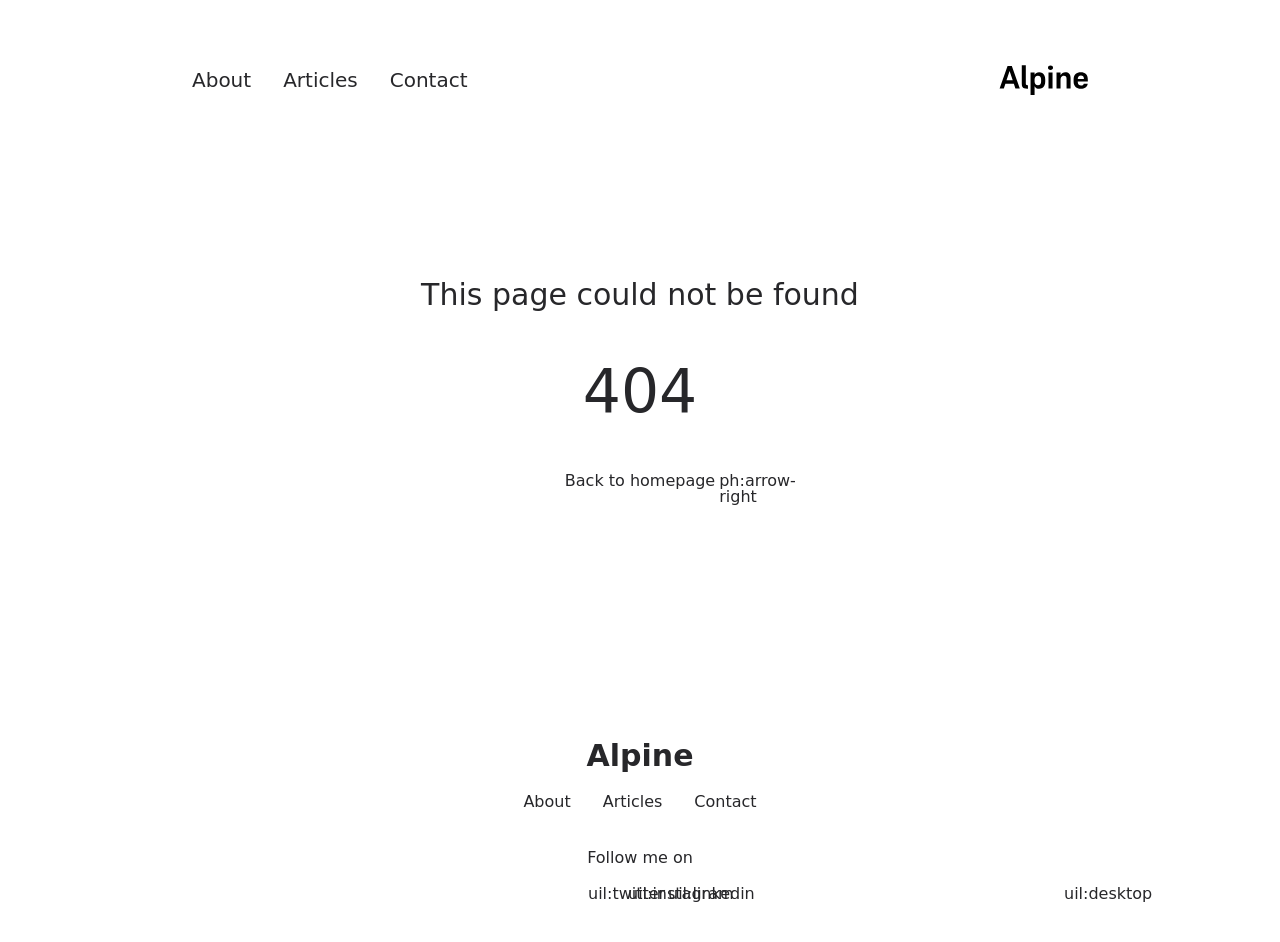
<file: 200.html>
<!DOCTYPE html><html  lang="en"><head><meta charset="utf-8">
<meta name="viewport" content="width=device-width, initial-scale=1">
<link rel="stylesheet" href="/_nuxt/entry.Fabdb7UU.css">
<link rel="modulepreload" as="script" crossorigin href="/_nuxt/DMdeBn5D.js">
<link rel="prefetch" as="style" href="/_nuxt/article.CTfgUnKM.css">
<link rel="prefetch" as="style" href="/_nuxt/ProseA.D6qrGdJl.css">
<link rel="prefetch" as="script" crossorigin href="/_nuxt/CwHeyZVY.js">
<link rel="prefetch" as="script" crossorigin href="/_nuxt/CcKZ0bZJ.js">
<link rel="prefetch" as="script" crossorigin href="/_nuxt/BcWussCh.js">
<link rel="prefetch" as="script" crossorigin href="/_nuxt/DXrHRgRJ.js">
<link rel="prefetch" as="script" crossorigin href="/_nuxt/DPCw38dw.js">
<link rel="prefetch" as="script" crossorigin href="/_nuxt/BT-knOK8.js">
<link rel="prefetch" as="style" href="/_nuxt/useStudio.DtI_gTbu.css">
<link rel="prefetch" as="script" crossorigin href="/_nuxt/CKFq_0Ed.js">
<link rel="prefetch" as="style" href="/_nuxt/error-404.BgJ0DaSj.css">
<link rel="prefetch" as="script" crossorigin href="/_nuxt/CeciK8Zn.js">
<link rel="prefetch" as="style" href="/_nuxt/error-500.COJOQdl4.css">
<link rel="prefetch" as="script" crossorigin href="/_nuxt/BZuQqiHD.js">
<script type="module" src="/_nuxt/DMdeBn5D.js" crossorigin></script><style id="pinceau-runtime-hydratable">undefined</style><style id="pinceau-theme">@media { :root {--pinceau-mq: initial; --alpine-readableLine: 68ch;--alpine-backdrop-backgroundColor: #f4f4f5b3;--prose-code-inline-padding: 0.2rem 0.375rem 0.2rem 0.375rem;--prose-code-block-backdropFilter: contrast(1);--prose-code-block-border-style: solid;--prose-code-block-border-width: 1px;--prose-tbody-tr-borderBottom-style: dashed;--prose-tbody-tr-borderBottom-width: 1px;--prose-th-textAlign: inherit;--prose-thead-borderBottom-style: solid;--prose-thead-borderBottom-width: 1px;--prose-thead-border-style: solid;--prose-thead-border-width: 0px;--prose-table-textAlign: start;--prose-hr-width: 1px;--prose-hr-style: solid;--prose-li-listStylePosition: outside;--prose-ol-li-markerColor: currentColor;--prose-ol-paddingInlineStart: 21px;--prose-ol-listStyleType: decimal;--prose-ul-li-markerColor: currentColor;--prose-ul-paddingInlineStart: 21px;--prose-ul-listStyleType: disc;--prose-blockquote-border-style: solid;--prose-blockquote-border-width: 4px;--prose-blockquote-quotes: '201C' '201D' '2018' '2019';--prose-blockquote-paddingInlineStart: 24px;--prose-a-code-color-hover: currentColor;--prose-a-code-color-static: currentColor;--prose-a-hasCode-borderBottom: none;--prose-a-border-distance: 2px;--prose-a-border-color-hover: currentColor;--prose-a-border-color-static: currentColor;--prose-a-border-style-hover: solid;--prose-a-border-style-static: dashed;--prose-a-border-width: 1px;--prose-a-color-static: inherit;--prose-a-textDecoration: none;--prose-h6-margin: 3rem 0 2rem;--prose-h5-margin: 3rem 0 2rem;--prose-h4-margin: 3rem 0 2rem;--prose-h3-margin: 3rem 0 2rem;--prose-h2-margin: 3rem 0 2rem;--prose-h1-margin: 0 0 2rem;--prose-p-fontSize: 18px;--typography-lead-loose: 2;--typography-lead-relaxed: 1.625;--typography-lead-normal: 1.5;--typography-lead-snug: 1.375;--typography-lead-tight: 1.25;--typography-lead-none: 1;--typography-lead-10: 2.5rem;--typography-lead-9: 2.25rem;--typography-lead-8: 2rem;--typography-lead-7: 1.75rem;--typography-lead-6: 1.5rem;--typography-lead-5: 1.25rem;--typography-lead-4: 1rem;--typography-lead-3: .75rem;--typography-lead-2: .5rem;--typography-lead-1: .025rem;--typography-fontWeight-black: 900;--typography-fontWeight-extrabold: 800;--typography-fontWeight-bold: 700;--typography-fontWeight-semibold: 600;--typography-fontWeight-medium: 500;--typography-fontWeight-normal: 400;--typography-fontWeight-light: 300;--typography-fontWeight-extralight: 200;--typography-fontWeight-thin: 100;--typography-fontSize-9xl: 128px;--typography-fontSize-8xl: 96px;--typography-fontSize-7xl: 72px;--typography-fontSize-6xl: 60px;--typography-fontSize-5xl: 48px;--typography-fontSize-4xl: 36px;--typography-fontSize-3xl: 30px;--typography-fontSize-2xl: 24px;--typography-fontSize-xl: 20px;--typography-fontSize-lg: 18px;--typography-fontSize-base: 16px;--typography-fontSize-sm: 14px;--typography-fontSize-xs: 12px;--typography-letterSpacing-wide: 0.025em;--typography-letterSpacing-tight: -0.025em;--typography-verticalMargin-base: 24px;--typography-verticalMargin-sm: 16px;--elements-border-secondary-hover: [object Object];--elements-backdrop-background: #fffc;--elements-backdrop-filter: saturate(200%) blur(20px);--elements-container-maxWidth: 64rem;--lead-loose: 2;--lead-relaxed: 1.625;--lead-normal: 1.5;--lead-snug: 1.375;--lead-tight: 1.25;--lead-none: 1;--lead-10: 2.5rem;--lead-9: 2.25rem;--lead-8: 2rem;--lead-7: 1.75rem;--lead-6: 1.5rem;--lead-5: 1.25rem;--lead-4: 1rem;--lead-3: .75rem;--lead-2: .5rem;--lead-1: .025rem;--letterSpacing-widest: 0.1em;--letterSpacing-wider: 0.05em;--letterSpacing-wide: 0.025em;--letterSpacing-normal: 0em;--letterSpacing-tight: -0.025em;--letterSpacing-tighter: -0.05em;--fontSize-9xl: 8rem;--fontSize-8xl: 6rem;--fontSize-7xl: 4.5rem;--fontSize-6xl: 3.75rem;--fontSize-5xl: 3rem;--fontSize-4xl: 2.25rem;--fontSize-3xl: 1.875rem;--fontSize-2xl: 1.5rem;--fontSize-xl: 1.25rem;--fontSize-lg: 1.125rem;--fontSize-base: 1rem;--fontSize-sm: 0.875rem;--fontSize-xs: 0.75rem;--fontWeight-black: 900;--fontWeight-extrabold: 800;--fontWeight-bold: 700;--fontWeight-semibold: 600;--fontWeight-medium: 500;--fontWeight-normal: 400;--fontWeight-light: 300;--fontWeight-extralight: 200;--fontWeight-thin: 100;--font-mono: ui-monospace, SFMono-Regular, Menlo, Monaco, Consolas, Liberation Mono, Courier New, monospace;--font-serif: ui-serif, Georgia, Cambria, Times New Roman, Times, serif;--font-sans: ui-sans-serif, system-ui, -apple-system, BlinkMacSystemFont, Segoe UI, Roboto, Helvetica Neue, Arial, Noto Sans, sans-serif, Apple Color Emoji, Segoe UI Emoji, Segoe UI Symbol, Noto Color Emoji;--opacity-total: 1;--opacity-high: 0.8;--opacity-medium: 0.5;--opacity-soft: 0.3;--opacity-light: 0.15;--opacity-bright: 0.1;--opacity-noOpacity: 0;--borderWidth-lg: 3px;--borderWidth-md: 2px;--borderWidth-sm: 1px;--borderWidth-noBorder: 0;--space-rem-875: 0.875rem;--space-rem-625: 0.625rem;--space-rem-375: 0.375rem;--space-rem-125: 0.125rem;--space-px: 1px;--space-128: 32rem;--space-96: 24rem;--space-80: 20rem;--space-72: 18rem;--space-64: 16rem;--space-60: 15rem;--space-56: 14rem;--space-52: 13rem;--space-48: 12rem;--space-44: 11rem;--space-40: 10rem;--space-36: 9rem;--space-32: 8rem;--space-28: 7rem;--space-24: 6rem;--space-20: 5rem;--space-16: 4rem;--space-14: 3.5rem;--space-12: 3rem;--space-11: 2.75rem;--space-10: 2.5rem;--space-9: 2.25rem;--space-8: 2rem;--space-7: 1.75rem;--space-6: 1.5rem;--space-5: 1.25rem;--space-4: 1rem;--space-3: 0.75rem;--space-2: 0.5rem;--space-1: 0.25rem;--space-0: 0px;--size-full: 100%;--size-7xl: 80rem;--size-6xl: 72rem;--size-5xl: 64rem;--size-4xl: 56rem;--size-3xl: 48rem;--size-2xl: 42rem;--size-xl: 36rem;--size-lg: 32rem;--size-md: 28rem;--size-sm: 24rem;--size-xs: 20rem;--size-200: 200px;--size-104: 104px;--size-80: 80px;--size-64: 64px;--size-56: 56px;--size-48: 48px;--size-40: 40px;--size-32: 32px;--size-24: 24px;--size-20: 20px;--size-16: 16px;--size-12: 12px;--size-8: 8px;--size-6: 6px;--size-4: 4px;--size-2: 2px;--size-0: 0px;--radii-full: 9999px;--radii-3xl: 1.75rem;--radii-2xl: 1.5rem;--radii-xl: 1rem;--radii-lg: 0.75rem;--radii-md: 0.5rem;--radii-sm: 0.375rem;--radii-xs: 0.25rem;--radii-2xs: 0.125rem;--radii-none: 0px;--shadow-none: 0px 0px 0px 0px transparent;--shadow-lg: 0px 10px 15px -3px #000000, 0px 4px 6px -4px #000000;--shadow-md: 0px 4px 6px -1px #000000, 0px 2px 4px -2px #000000;--shadow-sm: 0px 1px 3px 0px #000000, 0px 1px 2px -1px #000000;--shadow-xs: 0px 1px 2px 0px #000000;--height-screen: 100vh;--width-screen: 100vw;--color-primary-900: #002e38;--color-primary-800: #005c70;--color-primary-700: #008aa9;--color-primary-600: #00b9e1;--color-primary-500: #1ad6ff;--color-primary-400: #40ddff;--color-primary-300: #66e4ff;--color-primary-200: #8deaff;--color-primary-100: #b3f1ff;--color-primary-50: #d9f8ff;--color-ruby-900: #380011;--color-ruby-800: #700021;--color-ruby-700: #a90032;--color-ruby-600: #e10043;--color-ruby-500: #ff1a5e;--color-ruby-400: #ff4079;--color-ruby-300: #ff6694;--color-ruby-200: #ff8dae;--color-ruby-100: #ffb3c9;--color-ruby-50: #ffd9e4;--color-pink-900: #380025;--color-pink-800: #70004b;--color-pink-700: #a90070;--color-pink-600: #e10095;--color-pink-500: #ff1ab2;--color-pink-400: #ff40bf;--color-pink-300: #ff66cc;--color-pink-200: #ff8dd8;--color-pink-100: #ffb3e5;--color-pink-50: #ffd9f2;--color-purple-900: #190038;--color-purple-800: #330070;--color-purple-700: #4c00a9;--color-purple-600: #6500e1;--color-purple-500: #811aff;--color-purple-400: #9640ff;--color-purple-300: #ab66ff;--color-purple-200: #c08dff;--color-purple-100: #d5b3ff;--color-purple-50: #ead9ff;--color-royalblue-900: #0b0531;--color-royalblue-800: #160a62;--color-royalblue-700: #211093;--color-royalblue-600: #2c15c4;--color-royalblue-500: #4127e8;--color-royalblue-400: #614bec;--color-royalblue-300: #806ff0;--color-royalblue-200: #a093f3;--color-royalblue-100: #c0b7f7;--color-royalblue-50: #dfdbfb;--color-indigoblue-900: #001238;--color-indigoblue-800: #002370;--color-indigoblue-700: #0035a9;--color-indigoblue-600: #0047e1;--color-indigoblue-500: #1a62ff;--color-indigoblue-400: #407cff;--color-indigoblue-300: #6696ff;--color-indigoblue-200: #8db0ff;--color-indigoblue-100: #b3cbff;--color-indigoblue-50: #d9e5ff;--color-blue-900: #002438;--color-blue-800: #004870;--color-blue-700: #006ca9;--color-blue-600: #0090e1;--color-blue-500: #1aadff;--color-blue-400: #40bbff;--color-blue-300: #66c8ff;--color-blue-200: #8dd6ff;--color-blue-100: #b3e4ff;--color-blue-50: #d9f1ff;--color-lightblue-900: #002e38;--color-lightblue-800: #005c70;--color-lightblue-700: #008aa9;--color-lightblue-600: #00b9e1;--color-lightblue-500: #1ad6ff;--color-lightblue-400: #40ddff;--color-lightblue-300: #66e4ff;--color-lightblue-200: #8deaff;--color-lightblue-100: #b3f1ff;--color-lightblue-50: #d9f8ff;--color-teal-900: #062a28;--color-teal-800: #0b544f;--color-teal-700: #117d77;--color-teal-600: #16a79e;--color-teal-500: #1cd1c6;--color-teal-400: #36e4da;--color-teal-300: #5fe9e1;--color-teal-200: #87efe9;--color-teal-100: #aff4f0;--color-teal-50: #d7faf8;--color-pear-900: #2a2b09;--color-pear-800: #545512;--color-pear-700: #7e801b;--color-pear-600: #a8aa24;--color-pear-500: #d0d32f;--color-pear-400: #d8da52;--color-pear-300: #e0e274;--color-pear-200: #e8e997;--color-pear-100: #eff0ba;--color-pear-50: #f7f8dc;--color-red-900: #380300;--color-red-800: #700700;--color-red-700: #a90a00;--color-red-600: #e10e00;--color-red-500: #ff281a;--color-red-400: #ff4c40;--color-red-300: #ff7066;--color-red-200: #ff948d;--color-red-100: #ffb7b3;--color-red-50: #ffdbd9;--color-orange-900: #381800;--color-orange-800: #702f00;--color-orange-700: #a94700;--color-orange-600: #e15e00;--color-orange-500: #ff7a1a;--color-orange-400: #ff9040;--color-orange-300: #ffa666;--color-orange-200: #ffbd8d;--color-orange-100: #ffd3b3;--color-orange-50: #ffe9d9;--color-yellow-900: #362b03;--color-yellow-800: #6d5605;--color-yellow-700: #a38108;--color-yellow-600: #daac0a;--color-yellow-500: #f5c828;--color-yellow-400: #f7d14c;--color-yellow-300: #f8da70;--color-yellow-200: #fae393;--color-yellow-100: #fcedb7;--color-yellow-50: #fdf6db;--color-green-900: #003f25;--color-green-800: #005e38;--color-green-700: #007e4a;--color-green-600: #009d5d;--color-green-500: #00bd6f;--color-green-400: #00dc82;--color-green-300: #30ffaa;--color-green-200: #83ffcc;--color-green-100: #acffdd;--color-green-50: #d6ffee;--color-gray-900: #18181B;--color-gray-800: #27272A;--color-gray-700: #3f3f46;--color-gray-600: #52525B;--color-gray-500: #71717A;--color-gray-400: #a1a1aa;--color-gray-300: #D4d4d8;--color-gray-200: #e4e4e7;--color-gray-100: #f4f4f5;--color-gray-50: #fafafa;--color-black: #0c0c0d;--color-white: #FFFFFF;--media-portrait: only screen and (orientation: portrait);--media-landscape: only screen and (orientation: landscape);--media-rm: (prefers-reduced-motion: reduce);--media-2xl: (min-width: 1536px);--media-xl: (min-width: 1280px);--media-lg: (min-width: 1024px);--media-md: (min-width: 768px);--media-sm: (min-width: 640px);--media-xs: (min-width: 475px);--alpine-body-color: var(--color-gray-800);--alpine-body-backgroundColor: var(--color-white);--prose-code-inline-fontWeight: var(--typography-fontWeight-normal);--prose-code-inline-fontSize: var(--typography-fontSize-sm);--prose-code-inline-borderRadius: var(--radii-xs);--prose-code-block-pre-padding: var(--typography-verticalMargin-sm);--prose-code-block-margin: var(--typography-verticalMargin-base) 0;--prose-code-block-fontSize: var(--typography-fontSize-sm);--prose-tbody-code-inline-fontSize: var(--typography-fontSize-sm);--prose-tbody-td-padding: var(--typography-verticalMargin-sm);--prose-th-fontWeight: var(--typography-fontWeight-semibold);--prose-th-padding: 0 var(--typography-verticalMargin-sm) var(--typography-verticalMargin-sm) var(--typography-verticalMargin-sm);--prose-table-lineHeight: var(--typography-lead-6);--prose-table-fontSize: var(--typography-fontSize-sm);--prose-table-margin: var(--typography-verticalMargin-base) 0;--prose-hr-margin: var(--typography-verticalMargin-base) 0;--prose-li-margin: var(--typography-verticalMargin-sm) 0;--prose-ol-margin: var(--typography-verticalMargin-base) 0;--prose-ul-margin: var(--typography-verticalMargin-base) 0;--prose-blockquote-margin: var(--typography-verticalMargin-base) 0;--prose-a-code-border-style: var(--prose-a-border-style-static);--prose-a-code-border-width: var(--prose-a-border-width);--prose-a-fontWeight: var(--typography-fontWeight-medium);--prose-img-margin: var(--typography-verticalMargin-base) 0;--prose-strong-fontWeight: var(--typography-fontWeight-semibold);--prose-h6-iconSize: var(--typography-fontSize-base);--prose-h6-fontWeight: var(--typography-fontWeight-semibold);--prose-h6-lineHeight: var(--typography-lead-normal);--prose-h6-fontSize: var(--typography-fontSize-lg);--prose-h5-iconSize: var(--typography-fontSize-lg);--prose-h5-fontWeight: var(--typography-fontWeight-semibold);--prose-h5-lineHeight: var(--typography-lead-snug);--prose-h5-fontSize: var(--typography-fontSize-xl);--prose-h4-iconSize: var(--typography-fontSize-lg);--prose-h4-letterSpacing: var(--typography-letterSpacing-tight);--prose-h4-fontWeight: var(--typography-fontWeight-semibold);--prose-h4-lineHeight: var(--typography-lead-snug);--prose-h4-fontSize: var(--typography-fontSize-2xl);--prose-h3-iconSize: var(--typography-fontSize-xl);--prose-h3-letterSpacing: var(--typography-letterSpacing-tight);--prose-h3-fontWeight: var(--typography-fontWeight-semibold);--prose-h3-lineHeight: var(--typography-lead-snug);--prose-h3-fontSize: var(--typography-fontSize-3xl);--prose-h2-iconSize: var(--typography-fontSize-2xl);--prose-h2-letterSpacing: var(--typography-letterSpacing-tight);--prose-h2-fontWeight: var(--typography-fontWeight-semibold);--prose-h2-lineHeight: var(--typography-lead-tight);--prose-h2-fontSize: var(--typography-fontSize-4xl);--prose-h1-iconSize: var(--typography-fontSize-3xl);--prose-h1-letterSpacing: var(--typography-letterSpacing-tight);--prose-h1-fontWeight: var(--typography-fontWeight-bold);--prose-h1-lineHeight: var(--typography-lead-tight);--prose-h1-fontSize: var(--typography-fontSize-5xl);--prose-p-br-margin: var(--typography-verticalMargin-base) 0 0 0;--prose-p-margin: var(--typography-verticalMargin-base) 0;--prose-p-lineHeight: var(--typography-lead-normal);--typography-color-primary-900: var(--color-primary-900);--typography-color-primary-800: var(--color-primary-800);--typography-color-primary-700: var(--color-primary-700);--typography-color-primary-600: var(--color-primary-600);--typography-color-primary-500: var(--color-primary-500);--typography-color-primary-400: var(--color-primary-400);--typography-color-primary-300: var(--color-primary-300);--typography-color-primary-200: var(--color-primary-200);--typography-color-primary-100: var(--color-primary-100);--typography-color-primary-50: var(--color-primary-50);--typography-font-code: var(--font-mono);--typography-font-body: var(--font-sans);--typography-font-display: var(--font-sans);--typography-body-backgroundColor: var(--color-white);--typography-body-color: var(--color-black);--elements-state-danger-borderColor-secondary: var(--color-red-200);--elements-state-danger-borderColor-primary: var(--color-red-100);--elements-state-danger-backgroundColor-secondary: var(--color-red-100);--elements-state-danger-backgroundColor-primary: var(--color-red-50);--elements-state-danger-color-secondary: var(--color-red-600);--elements-state-danger-color-primary: var(--color-red-500);--elements-state-warning-borderColor-secondary: var(--color-yellow-200);--elements-state-warning-borderColor-primary: var(--color-yellow-100);--elements-state-warning-backgroundColor-secondary: var(--color-yellow-100);--elements-state-warning-backgroundColor-primary: var(--color-yellow-50);--elements-state-warning-color-secondary: var(--color-yellow-700);--elements-state-warning-color-primary: var(--color-yellow-600);--elements-state-success-borderColor-secondary: var(--color-green-200);--elements-state-success-borderColor-primary: var(--color-green-100);--elements-state-success-backgroundColor-secondary: var(--color-green-100);--elements-state-success-backgroundColor-primary: var(--color-green-50);--elements-state-success-color-secondary: var(--color-green-600);--elements-state-success-color-primary: var(--color-green-500);--elements-state-info-borderColor-secondary: var(--color-blue-200);--elements-state-info-borderColor-primary: var(--color-blue-100);--elements-state-info-backgroundColor-secondary: var(--color-blue-100);--elements-state-info-backgroundColor-primary: var(--color-blue-50);--elements-state-info-color-secondary: var(--color-blue-600);--elements-state-info-color-primary: var(--color-blue-500);--elements-state-primary-borderColor-secondary: var(--color-primary-200);--elements-state-primary-borderColor-primary: var(--color-primary-100);--elements-state-primary-backgroundColor-secondary: var(--color-primary-100);--elements-state-primary-backgroundColor-primary: var(--color-primary-50);--elements-state-primary-color-secondary: var(--color-primary-700);--elements-state-primary-color-primary: var(--color-primary-600);--elements-surface-secondary-backgroundColor: var(--color-gray-200);--elements-surface-primary-backgroundColor: var(--color-gray-100);--elements-surface-background-base: var(--color-gray-100);--elements-border-secondary-static: var(--color-gray-200);--elements-border-primary-hover: var(--color-gray-200);--elements-border-primary-static: var(--color-gray-100);--elements-container-padding-md: var(--space-16);--elements-container-padding-sm: var(--space-12);--elements-container-padding-xs: var(--space-8);--elements-container-padding-mobile: var(--space-6);--elements-text-secondary-color-hover: var(--color-gray-700);--elements-text-secondary-color-static: var(--color-gray-500);--elements-text-primary-color-static: var(--color-gray-900);--text-6xl-lineHeight: var(--lead-none);--text-6xl-fontSize: var(--fontSize-6xl);--text-5xl-lineHeight: var(--lead-none);--text-5xl-fontSize: var(--fontSize-5xl);--text-4xl-lineHeight: var(--lead-10);--text-4xl-fontSize: var(--fontSize-4xl);--text-3xl-lineHeight: var(--lead-9);--text-3xl-fontSize: var(--fontSize-3xl);--text-2xl-lineHeight: var(--lead-8);--text-2xl-fontSize: var(--fontSize-2xl);--text-xl-lineHeight: var(--lead-7);--text-xl-fontSize: var(--fontSize-xl);--text-lg-lineHeight: var(--lead-7);--text-lg-fontSize: var(--fontSize-lg);--text-base-lineHeight: var(--lead-6);--text-base-fontSize: var(--fontSize-base);--text-sm-lineHeight: var(--lead-5);--text-sm-fontSize: var(--fontSize-sm);--text-xs-lineHeight: var(--lead-4);--text-xs-fontSize: var(--fontSize-xs);--shadow-2xl: 0px 25px 50px -12px var(--color-gray-900);--shadow-xl: 0px 20px 25px -5px var(--color-gray-400), 0px 8px 10px -6px #000000;--color-secondary-900: var(--color-gray-900);--color-secondary-800: var(--color-gray-800);--color-secondary-700: var(--color-gray-700);--color-secondary-600: var(--color-gray-600);--color-secondary-500: var(--color-gray-500);--color-secondary-400: var(--color-gray-400);--color-secondary-300: var(--color-gray-300);--color-secondary-200: var(--color-gray-200);--color-secondary-100: var(--color-gray-100);--color-secondary-50: var(--color-gray-50);--prose-a-code-background-hover: var(--typography-color-primary-50);--prose-a-code-border-color-hover: var(--typography-color-primary-500);--prose-a-color-hover: var(--typography-color-primary-500);--typography-color-secondary-900: var(--color-secondary-900);--typography-color-secondary-800: var(--color-secondary-800);--typography-color-secondary-700: var(--color-secondary-700);--typography-color-secondary-600: var(--color-secondary-600);--typography-color-secondary-500: var(--color-secondary-500);--typography-color-secondary-400: var(--color-secondary-400);--typography-color-secondary-300: var(--color-secondary-300);--typography-color-secondary-200: var(--color-secondary-200);--typography-color-secondary-100: var(--color-secondary-100);--typography-color-secondary-50: var(--color-secondary-50);--prose-code-inline-backgroundColor: var(--typography-color-secondary-100);--prose-code-inline-color: var(--typography-color-secondary-700);--prose-code-block-backgroundColor: var(--typography-color-secondary-100);--prose-code-block-color: var(--typography-color-secondary-700);--prose-code-block-border-color: var(--typography-color-secondary-200);--prose-tbody-tr-borderBottom-color: var(--typography-color-secondary-200);--prose-th-color: var(--typography-color-secondary-600);--prose-thead-borderBottom-color: var(--typography-color-secondary-200);--prose-thead-border-color: var(--typography-color-secondary-300);--prose-hr-color: var(--typography-color-secondary-200);--prose-blockquote-border-color: var(--typography-color-secondary-200);--prose-blockquote-color: var(--typography-color-secondary-500);--prose-a-code-border-color-static: var(--typography-color-secondary-400); } }@media { :root.dark {--pinceau-mq: dark; --alpine-backdrop-backgroundColor: #18181bb3;--prose-code-block-backdropFilter: contrast(1);--prose-ol-li-markerColor: currentColor;--prose-ul-li-markerColor: currentColor;--prose-a-code-color-hover: currentColor;--prose-a-code-color-static: currentColor;--prose-a-border-color-hover: currentColor;--prose-a-border-color-static: currentColor;--prose-a-color-static: inherit;--elements-backdrop-background: #0c0d0ccc;--alpine-body-color: var(--color-gray-200);--alpine-body-backgroundColor: var(--color-black);--typography-body-backgroundColor: var(--color-black);--typography-body-color: var(--color-white);--elements-state-danger-borderColor-secondary: var(--color-red-700);--elements-state-danger-borderColor-primary: var(--color-red-800);--elements-state-danger-backgroundColor-secondary: var(--color-red-800);--elements-state-danger-backgroundColor-primary: var(--color-red-900);--elements-state-danger-color-secondary: var(--color-red-200);--elements-state-danger-color-primary: var(--color-red-300);--elements-state-warning-borderColor-secondary: var(--color-yellow-700);--elements-state-warning-borderColor-primary: var(--color-yellow-800);--elements-state-warning-backgroundColor-secondary: var(--color-yellow-800);--elements-state-warning-backgroundColor-primary: var(--color-yellow-900);--elements-state-warning-color-secondary: var(--color-yellow-200);--elements-state-warning-color-primary: var(--color-yellow-400);--elements-state-success-borderColor-secondary: var(--color-green-700);--elements-state-success-borderColor-primary: var(--color-green-800);--elements-state-success-backgroundColor-secondary: var(--color-green-800);--elements-state-success-backgroundColor-primary: var(--color-green-900);--elements-state-success-color-secondary: var(--color-green-200);--elements-state-success-color-primary: var(--color-green-400);--elements-state-info-borderColor-secondary: var(--color-blue-700);--elements-state-info-borderColor-primary: var(--color-blue-800);--elements-state-info-backgroundColor-secondary: var(--color-blue-800);--elements-state-info-backgroundColor-primary: var(--color-blue-900);--elements-state-info-color-secondary: var(--color-blue-200);--elements-state-info-color-primary: var(--color-blue-400);--elements-state-primary-borderColor-secondary: var(--color-primary-700);--elements-state-primary-borderColor-primary: var(--color-primary-800);--elements-state-primary-backgroundColor-secondary: var(--color-primary-800);--elements-state-primary-backgroundColor-primary: var(--color-primary-900);--elements-state-primary-color-secondary: var(--color-primary-200);--elements-state-primary-color-primary: var(--color-primary-400);--elements-surface-secondary-backgroundColor: var(--color-gray-800);--elements-surface-primary-backgroundColor: var(--color-gray-900);--elements-surface-background-base: var(--color-gray-900);--elements-border-secondary-static: var(--color-gray-800);--elements-border-primary-hover: var(--color-gray-800);--elements-border-primary-static: var(--color-gray-900);--elements-text-secondary-color-hover: var(--color-gray-200);--elements-text-secondary-color-static: var(--color-gray-400);--elements-text-primary-color-static: var(--color-gray-50);--prose-a-code-background-hover: var(--typography-color-primary-900);--prose-a-code-border-color-hover: var(--typography-color-primary-600);--prose-a-color-hover: var(--typography-color-primary-400);--prose-code-inline-backgroundColor: var(--typography-color-secondary-800);--prose-code-inline-color: var(--typography-color-secondary-200);--prose-code-block-backgroundColor: var(--typography-color-secondary-900);--prose-code-block-color: var(--typography-color-secondary-200);--prose-code-block-border-color: var(--typography-color-secondary-800);--prose-tbody-tr-borderBottom-color: var(--typography-color-secondary-800);--prose-th-color: var(--typography-color-secondary-400);--prose-thead-borderBottom-color: var(--typography-color-secondary-800);--prose-thead-border-color: var(--typography-color-secondary-600);--prose-hr-color: var(--typography-color-secondary-800);--prose-blockquote-border-color: var(--typography-color-secondary-700);--prose-blockquote-color: var(--typography-color-secondary-400);--prose-a-code-border-color-static: var(--typography-color-secondary-600); } }</style><script>"use strict";(()=>{const a=window,e=document.documentElement,c=window.localStorage,d=["dark","light"],n=c&&c.getItem&&c.getItem("nuxt-color-mode")||"system";let l=n==="system"?f():n;const i=e.getAttribute("data-color-mode-forced");i&&(l=i),r(l),a["__NUXT_COLOR_MODE__"]={preference:n,value:l,getColorScheme:f,addColorScheme:r,removeColorScheme:u};function r(o){const t=""+o+"",s="";e.classList?e.classList.add(t):e.className+=" "+t,s&&e.setAttribute("data-"+s,o)}function u(o){const t=""+o+"",s="";e.classList?e.classList.remove(t):e.className=e.className.replace(new RegExp(t,"g"),""),s&&e.removeAttribute("data-"+s)}function m(o){return a.matchMedia("(prefers-color-scheme"+o+")")}function f(){if(a.matchMedia&&m("").media!=="not all"){for(const o of d)if(m(":"+o).matches)return o}return"light"}})();
</script></head><body><div id="__nuxt"></div><div id="teleports"></div><script type="application/json" id="__NUXT_DATA__" data-ssr="false">[{"_errors":1,"serverRendered":2,"data":3,"state":4,"once":5},{},false,{},{},["Set"]]</script>
<script>window.__NUXT__={};window.__NUXT__.config={public:{FORMSPREE_URL:"",plausible:{hashMode:false,trackLocalhost:false,domain:"",apiHost:"https://plausible.io",autoPageviews:true,autoOutboundTracking:false},studio:{apiURL:"https://api.nuxt.studio",iframeMessagingAllowedOrigins:""},mdc:{components:{prose:true,map:{p:"prose-p",a:"prose-a",blockquote:"prose-blockquote","code-inline":"prose-code-inline",code:"ProseCodeInline",em:"prose-em",h1:"prose-h1",h2:"prose-h2",h3:"prose-h3",h4:"prose-h4",h5:"prose-h5",h6:"prose-h6",hr:"prose-hr",img:"prose-img",ul:"prose-ul",ol:"prose-ol",li:"prose-li",strong:"prose-strong",table:"prose-table",thead:"prose-thead",tbody:"prose-tbody",td:"prose-td",th:"prose-th",tr:"prose-tr"}},headings:{anchorLinks:{h1:false,h2:true,h3:true,h4:true,h5:false,h6:false}}},content:{locales:[],defaultLocale:"",integrity:1717672188859,experimental:{stripQueryParameters:false,advanceQuery:false,clientDB:false},respectPathCase:false,api:{baseURL:"/api/_content"},navigation:{fields:["navTitle","layout"]},tags:{p:"prose-p",a:"prose-a",blockquote:"prose-blockquote","code-inline":"prose-code-inline",code:"ProseCodeInline",em:"prose-em",h1:"prose-h1",h2:"prose-h2",h3:"prose-h3",h4:"prose-h4",h5:"prose-h5",h6:"prose-h6",hr:"prose-hr",img:"prose-img",ul:"prose-ul",ol:"prose-ol",li:"prose-li",strong:"prose-strong",table:"prose-table",thead:"prose-thead",tbody:"prose-tbody",td:"prose-td",th:"prose-th",tr:"prose-tr"},highlight:{theme:{default:"github-light",dark:"github-dark"},preload:["json","js","ts","html","css","vue","diff","shell","markdown","yaml","bash","ini","c","cpp"],highlighter:"shiki",langs:["js","jsx","json","ts","tsx","vue","css","html","vue","bash","md","mdc","yaml","json","js","ts","html","css","vue","diff","shell","markdown","yaml","bash","ini","c","cpp"]},wsUrl:"",documentDriven:{page:true,navigation:true,surround:true,globals:{},layoutFallbacks:["theme"],injectPage:true},host:"",trailingSlash:false,search:"",contentHead:true,anchorLinks:{depth:4,exclude:[1]}}},app:{baseURL:"/",buildAssetsDir:"/_nuxt/",cdnURL:""}}</script></body></html>
</file>
<file: _nuxt/entry.Fabdb7UU.css>
body{background-color:var(--alpine-body-backgroundColor);color:var(--alpine-body-color)}.light-img{display:block}.dark-img{display:none}@media (prefers-color-scheme:dark){html:not(.light) .dark-img{display:block}html:not(.light) .light-img{display:none}}html.dark .dark-img{display:block}html.dark .light-img{display:none}html{-webkit-font-smoothing:antialiased;-moz-osx-font-smoothing:grayscale}.sr-only{height:1px!important;margin:-1px!important;overflow:hidden!important;padding:0!important;position:absolute!important;width:1px!important;clip:rect(0,0,0,0)!important;border:0!important;white-space:nowrap!important}*,:after,:before{border:0 solid #e5e7eb;border-color:var(--un-default-border-color,#e5e7eb);box-sizing:border-box}:after,:before{--un-content:""}:host,html{line-height:1.5;-webkit-text-size-adjust:100%;font-family:ui-sans-serif,system-ui,sans-serif,Apple Color Emoji,Segoe UI Emoji,Segoe UI Symbol,Noto Color Emoji;font-feature-settings:normal;font-variation-settings:normal;-moz-tab-size:4;-o-tab-size:4;tab-size:4;-webkit-tap-highlight-color:transparent}body{line-height:inherit;margin:0}hr{border-top-width:1px;color:inherit;height:0}abbr:where([title]){-webkit-text-decoration:underline dotted;text-decoration:underline dotted}h1,h2,h3,h4,h5,h6{font-size:inherit;font-weight:inherit}a{color:inherit;text-decoration:inherit}b,strong{font-weight:bolder}code,kbd,pre,samp{font-family:ui-monospace,SFMono-Regular,Menlo,Monaco,Consolas,Liberation Mono,Courier New,monospace;font-feature-settings:normal;font-size:1em;font-variation-settings:normal}small{font-size:80%}sub,sup{font-size:75%;line-height:0;position:relative;vertical-align:baseline}sub{bottom:-.25em}sup{top:-.5em}table{border-collapse:collapse;border-color:inherit;text-indent:0}button,input,optgroup,select,textarea{color:inherit;font-family:inherit;font-feature-settings:inherit;font-size:100%;font-variation-settings:inherit;font-weight:inherit;line-height:inherit;margin:0;padding:0}button,select{text-transform:none}[type=button],[type=reset],[type=submit],button{-webkit-appearance:button;background-color:transparent;background-image:none}:-moz-focusring{outline:auto}:-moz-ui-invalid{box-shadow:none}progress{vertical-align:baseline}::-webkit-inner-spin-button,::-webkit-outer-spin-button{height:auto}[type=search]{-webkit-appearance:textfield;outline-offset:-2px}::-webkit-search-decoration{-webkit-appearance:none}::-webkit-file-upload-button{-webkit-appearance:button;font:inherit}summary{display:list-item}blockquote,dd,dl,figure,h1,h2,h3,h4,h5,h6,hr,p,pre{margin:0}fieldset{margin:0}fieldset,legend{padding:0}menu,ol,ul{list-style:none;margin:0;padding:0}dialog{padding:0}textarea{resize:vertical}input::-moz-placeholder,textarea::-moz-placeholder{color:#9ca3af;opacity:1}input::placeholder,textarea::placeholder{color:#9ca3af;opacity:1}[role=button],button{cursor:pointer}:disabled{cursor:default}audio,canvas,embed,iframe,img,object,svg,video{display:block;vertical-align:middle}img,video{height:auto;max-width:100%}[hidden]{display:none}.nuxt-progress{background:repeating-linear-gradient(90deg,#00dc82 0,#34cdfe 50%,#0047e1);left:0;opacity:1;position:fixed;right:0;top:0;transition:width .1s,height .4s,opacity .4s;width:0;z-index:999999}nav ul[data-v-cf6f472c]{display:flex;flex-direction:column;gap:var(--space-4);justify-content:center;width:100%}@media (min-width:640px){nav ul[data-v-cf6f472c]{flex-direction:row;gap:var(--space-8)}}nav ul a[data-v-cf6f472c]{position:relative}nav ul a.router-link-active[data-v-cf6f472c]{color:var(--color-primary-500)}nav ul a .underline-fx[data-v-cf6f472c]{background-color:currentColor;bottom:-4px;height:1px;position:absolute;transition:width .2s ease-in-out;width:0}a[data-v-cf6f472c]:hover :is(nav ul a .underline-fx):is(nav ul a .underline-fx){width:100%}header[data-v-19143a2f]{--header-padding:var(--space-16);--logo-height:var(--space-8);align-items:center;display:grid;gap:var(--space-4);grid-template-columns:repeat(12,minmax(0,1fr));padding-bottom:var(--header-padding);padding-top:var(--header-padding);position:relative}header .menu[data-v-19143a2f]{display:flex;position:absolute}header .menu[data-v-19143a2f] :hover{color:var(--color-primary-500)}.left[data-v-19143a2f] :is(header .menu):is(header .menu){right:0}@media (min-width:640px){header .menu[data-v-19143a2f]{display:none}}header .overlay[data-v-19143a2f]{-webkit-backdrop-filter:blur(20px);backdrop-filter:blur(20px);background-color:var(--alpine-backdrop-backgroundColor);border:1px solid var(--color-gray-200);border-radius:var(--radii-md);font-size:var(--text-lg-fontSize);font-weight:var(--fontWeight-medium);line-height:var(--text-lg-lineHeight);padding:var(--space-6);padding-right:var(--space-24);perspective:2000px;position:absolute;top:calc(var(--header-padding) + var(--logo-height) + var(--space-2));transform-origin:top;transition:all .25s;will-change:opacity,transform}header .overlay[data-v-19143a2f]:not(.show){opacity:0;transform:translateY(-10px) rotateY(-8deg) rotateX(-20deg)}.left[data-v-19143a2f] :is(header .overlay:not(.show)):is(header .overlay:not(.show)){transform:translateY(-10px) rotateY(8deg) rotateX(-20deg)}header .overlay[data-v-19143a2f]:not(.show){pointer-events:none}.left[data-v-19143a2f] :is(header .overlay):is(header .overlay){padding:var(--space-6);padding-left:var(--space-16);right:0;text-align:right}@media (min-width:640px){header .overlay[data-v-19143a2f]{display:none}}:root.dark header .overlay[data-v-19143a2f]{border-color:var(--color-gray-800)}header .logo[data-v-19143a2f]{display:flex;grid-column:span 12/span 12;height:var(--logo-height)}header .logo a[data-v-19143a2f]{display:flex}.center[data-v-19143a2f] :is(header .logo):is(header .logo){grid-column:span 12/span 12;justify-content:center}.right[data-v-19143a2f] :is(header .logo):is(header .logo){justify-content:flex-end}@media (min-width:640px){header .logo[data-v-19143a2f]{grid-column:span 4/span 4;grid-column-start:auto}.right[data-v-19143a2f] :is(header .logo):is(header .logo){order:2}}header .logo .fallback[data-v-19143a2f]{font-size:var(--text-2xl-fontSize);font-weight:var(--fontWeight-semibold);line-height:var(--text-2xl-lineHeight)}header .main-nav[data-v-19143a2f]{display:none}@media (min-width:640px){header .main-nav[data-v-19143a2f]{display:flex;font-size:var(--text-xl-fontSize);font-weight:var(--fontWeight-medium);grid-column:span 8/span 8;line-height:var(--text-xl-lineHeight)}.center[data-v-19143a2f] :is(header .main-nav):is(header .main-nav){grid-column:span 12/span 12;justify-content:center}.right[data-v-19143a2f] :is(header .main-nav):is(header .main-nav){justify-content:flex-start}.left[data-v-19143a2f] :is(header .main-nav):is(header .main-nav){justify-content:flex-end}}.icon[data-v-2124ae3c]{display:inline-block;vertical-align:middle}a[data-v-e63dd99a]{--social-icon-size:24px;display:flex;height:24px;height:var(--social-icon-size);width:24px;width:var(--social-icon-size)}a[data-v-e63dd99a] :hover{color:var(--color-primary-500)}a svg[data-v-e63dd99a]{height:100%;width:100%}button[data-v-c8f2f7f3]{display:flex;--color-mode-switcher-size:24px;height:24px;height:var(--color-mode-switcher-size);width:24px;width:var(--color-mode-switcher-size)}button[data-v-c8f2f7f3] :hover{color:var(--color-primary-500)}button svg[data-v-c8f2f7f3]{height:100%;width:100%}footer[data-v-53177074]{align-items:center;display:flex;flex-direction:column;margin-top:var(--space-24);padding-bottom:var(--space-8);padding-top:var(--space-8)}footer.left[data-v-53177074]{align-items:flex-start}footer.right[data-v-53177074]{align-items:flex-end}@media (min-width:768px){footer[data-v-53177074]{min-height:var(--space-36)}}footer .credits[data-v-53177074]{font-size:var(--text-3xl-fontSize);font-weight:var(--fontWeight-bold);line-height:var(--text-3xl-lineHeight);margin-bottom:var(--space-4)}footer .navigation[data-v-53177074]{display:none}@media (min-width:640px){footer .navigation[data-v-53177074]{display:flex;font-size:var(--text-base-fontSize);font-weight:var(--fontWeight-medium);line-height:var(--text-base-lineHeight);margin-bottom:var(--space-8)}}footer .message[data-v-53177074]{margin-bottom:var(--space-4);text-align:center}footer .icons[data-v-53177074]{display:grid;gap:var(--space-4);grid-template-columns:repeat(12,minmax(0,1fr));width:100%}.left[data-v-53177074] :is(footer .icons):is(footer .icons){align-items:center;display:flex;justify-content:space-between}.right[data-v-53177074] :is(footer .icons):is(footer .icons){align-items:center;display:flex;flex-direction:row-reverse;justify-content:space-between}footer .icons .social[data-v-53177074]{display:flex;gap:var(--space-4);grid-column:span 12/span 12;justify-content:center}@media (min-width:475px){footer .icons .social[data-v-53177074]{grid-column:span 4/span 4;grid-column-start:5}}footer .icons .color-mode-switch[data-v-53177074]{display:flex;grid-column:span 12/span 12;justify-content:center}@media (min-width:475px){footer .icons .color-mode-switch[data-v-53177074]{grid-column:span 2/span 2;grid-column-start:11;justify-content:flex-end}}.container[data-v-89f7fa3c]{margin-inline-end:auto;margin-inline-start:auto;width:100%}.app-layout[data-v-6578eb63]{min-width:var(--size-xs)}html{font-family:var(--font-sans)}
</file>
<file: _nuxt/DocumentDrivenNotFound.EmPe0iLQ.css>
section[data-v-1cb00ccd]{align-items:center;display:flex;flex-direction:column;justify-content:center;min-height:50vh}section .message[data-v-1cb00ccd]{font-size:var(--text-3xl-fontSize);font-weight:var(--fontWeight-medium);line-height:var(--text-3xl-lineHeight)}section .status[data-v-1cb00ccd]{font-size:var(--text-6xl-fontSize);line-height:var(--text-6xl-lineHeight);margin-bottom:var(--space-12);margin-top:var(--space-12)}section a[data-v-1cb00ccd]{align-items:center;display:flex;position:relative}section a .icon[data-v-1cb00ccd]{height:var(--space-5);position:absolute;right:calc(0px - var(--space-1));transform:translate(100%);width:var(--space-5)}
</file>
<file: _nuxt/Hero.Btk588ug.css>
.hero .layout[data-v-a309ffc3]{display:grid;gap:var(--space-8);grid-template-columns:repeat(1,minmax(0,1fr))}@media (min-width:1024px){.hero .layout[data-v-a309ffc3]{grid-template-columns:repeat(2,minmax(0,1fr))}}.hero .layout .title[data-v-a309ffc3]{font-size:var(--text-4xl-fontSize);font-weight:var(--fontWeight-bold);line-height:var(--text-4xl-lineHeight)}.hero .layout .description[data-v-a309ffc3]{font-size:var(--text-xl-fontSize);line-height:var(--text-xl-lineHeight);margin-top:var(--space-3)}.hero .layout img[data-v-a309ffc3]{aspect-ratio:16/9;border-radius:var(--radii-md);-o-object-fit:cover;object-fit:cover;width:100%}.hero .layout img.left[data-v-a309ffc3]{order:-1}
</file>
<file: _nuxt/ProseUl.D-5mx4zk.css>
ul[data-v-7bba48c4]{font-family:var(--typography-font-body);list-style-type:var(--prose-ul-listStyleType);margin:var(--prose-ul-margin);padding-inline-start:var(--prose-ul-paddingInlineStart)}ul[data-v-7bba48c4]>li::marker{color:var(--prose-ul-li-markerColor)}ul[data-v-7bba48c4]>li ol,ul[data-v-7bba48c4]>li ul{margin:0}
</file>
<file: _nuxt/ProseLi.AnIQWGUU.css>
li[data-v-6a3bb412]{font-family:var(--typography-font-body);list-style-position:var(--prose-li-listStylePosition);margin:var(--prose-li-margin)}
</file>
<file: _nuxt/ProseA.D6qrGdJl.css>
a[data-v-ca453b8a]{border-bottom:var(--prose-a-border-width) var(--prose-a-border-style-static) var(--prose-a-border-color-static);color:var(--prose-a-color-static);font-family:var(--typography-font-body);font-weight:var(--prose-a-fontWeight);padding-bottom:var(--prose-a-border-distance);-webkit-text-decoration:var(--prose-a-textDecoration);text-decoration:var(--prose-a-textDecoration)}a[data-v-ca453b8a]:hover{border-color:var(--prose-a-border-color-hover);border-style:var(--prose-a-border-style-hover);color:var(--prose-a-color-hover)}a[data-v-ca453b8a]:has(img){border-width:0}a[data-v-ca453b8a]:has(code){border-bottom:var(--prose-a-hasCode-borderBottom)}a[data-v-ca453b8a]:has(code) code{border-color:var(--prose-a-code-border-color-static);border-style:var(--prose-a-code-border-style);border-width:var(--prose-a-code-border-width);color:var(--prose-a-code-color-static)}a[data-v-ca453b8a]:has(code):hover{border-bottom:var(--prose-a-hasCode-borderBottom)}a[data-v-ca453b8a]:has(code):hover code{background-color:var(--prose-a-code-background-hover);border-color:var(--prose-a-code-border-color-hover);color:var(--prose-a-code-color-hover)}
</file>
<file: _nuxt/ProseStrong.CyydkLiX.css>
strong[data-v-cd2c63e4]{font-family:var(--typography-font-body);font-weight:var(--prose-strong-fontWeight)}
</file>
<file: _nuxt/ProseP.CLCdHw5P.css>
p[data-v-df0bb2b5]{font-family:var(--typography-font-body);font-size:var(--prose-p-fontSize);line-height:var(--prose-p-lineHeight);margin:var(--prose-p-margin)}p[data-v-df0bb2b5] br{content:"";display:block;margin:var(--prose-p-br-margin)}
</file>
<file: _nuxt/Gallery.BzI-odE4.css>
.gallery .layout[data-v-3a1cac5e]{display:grid;gap:var(--space-8);margin-bottom:var(--space-16);margin-top:var(--space-16);--cols:1;grid-template-columns:repeat(1,minmax(0,1fr));grid-template-columns:repeat(var(--cols),minmax(0,1fr))}@media (min-width:768px){.gallery .layout[data-v-3a1cac5e]{--cols:var(---6-li-cols)}}.gallery .layout img[data-v-3a1cac5e]{aspect-ratio:16/9;border-radius:var(--radii-md);-o-object-fit:cover;object-fit:cover;width:100%}
</file>
<file: _nuxt/article.CTfgUnKM.css>
article[data-v-e2c9a2ef]{margin-left:auto;margin-right:auto;max-width:var(--alpine-readableLine);padding-bottom:var(--space-4);padding-top:var(--space-4)}@media (min-width:640px){article[data-v-e2c9a2ef]{padding-bottom:var(--space-12);padding-top:var(--space-12)}}article .back[data-v-e2c9a2ef]{align-items:center;border-bottom:1px solid var(--elements-border-secondary-static);display:inline-flex;font-size:var(--text-lg-fontSize)}article .back[data-v-e2c9a2ef] svg{height:var(--size-16);margin-right:var(--space-2);width:var(--size-16)}article header[data-v-e2c9a2ef]{margin-bottom:var(--space-12);margin-top:var(--space-16)}article .title[data-v-e2c9a2ef]{font-size:var(--text-5xl-fontSize);font-weight:var(--fontWeight-semibold);line-height:var(--text-5xl-lineHeight);margin-bottom:var(--space-4)}article time[data-v-e2c9a2ef]{color:var(--elements-text-secondary-color-static)}article .prose .back-to-top[data-v-e2c9a2ef]{align-items:center;display:flex;justify-content:flex-end;width:100%}article .prose .back-to-top a[data-v-e2c9a2ef]{cursor:pointer;font-size:var(--text-lg-fontSize)}article .prose[data-v-e2c9a2ef] h1{display:none}
</file>
<file: _nuxt/useStudio.DtI_gTbu.css>
body.__preview_enabled{padding-bottom:50px}#__nuxt_preview[data-v-5b0c80c4]{align-items:center;-webkit-backdrop-filter:blur(20px);backdrop-filter:blur(20px);background:#ffffff4d;border-top:1px solid #eee;bottom:-60px;color:#000;display:flex;font-family:Helvetica,sans-serif;font-size:16px;font-weight:500;gap:10px;height:50px;justify-content:center;left:0;position:fixed;right:0;transition:bottom .3s ease-in-out;z-index:10000}#__nuxt_preview.__preview_ready[data-v-5b0c80c4]{bottom:0}#__preview_background[data-v-5b0c80c4]{-webkit-backdrop-filter:blur(8px);backdrop-filter:blur(8px);background:#ffffff4d;height:100vh;left:0;position:fixed;top:0;width:100vw;z-index:9000}#__preview_loader[data-v-5b0c80c4]{align-items:center;color:#000;display:flex;flex-direction:column;font-family:system-ui,-apple-system,BlinkMacSystemFont,Segoe UI,Roboto,Oxygen,Ubuntu,Cantarell,Open Sans,Helvetica Neue,sans-serif;font-size:1.4rem;gap:8px;left:50%;position:fixed;top:50%;transform:translate(-50%,-50%);z-index:9500}#__preview_loader p[data-v-5b0c80c4]{margin:10px 0}.dark #__preview_background[data-v-5b0c80c4],.dark-mode #__preview_background[data-v-5b0c80c4]{background:#0000004d}.dark #__preview_loader[data-v-5b0c80c4],.dark-mode #__preview_loader[data-v-5b0c80c4]{color:#fff}.preview-loading-enter-active[data-v-5b0c80c4],.preview-loading-leave-active[data-v-5b0c80c4]{transition:opacity .4s}.preview-loading-enter[data-v-5b0c80c4],.preview-loading-leave-to[data-v-5b0c80c4]{opacity:0}#__preview_loading_icon[data-v-5b0c80c4]{animation:spin-5b0c80c4 1s linear infinite}.dark #__nuxt_preview[data-v-5b0c80c4],.dark-mode #__nuxt_preview[data-v-5b0c80c4]{background:#0000004d;border-top:1px solid #111;color:#fff}#__nuxt_preview svg[data-v-5b0c80c4]{color:#000;display:inline-block;height:30px;width:30px}.dark #__nuxt_preview svg[data-v-5b0c80c4],.dark-mode #__nuxt_preview svg[data-v-5b0c80c4]{color:#fff}button[data-v-5b0c80c4]{background:transparent;border:1px solid rgba(0,0,0,.2);border-radius:3px;box-shadow:none;color:#000c;cursor:pointer;display:inline-block;font-size:14px;font-weight:400;line-height:1rem;margin:0;padding:4px 10px;text-align:center;transition:none;width:auto}button[data-v-5b0c80c4]:hover{border-color:#0006;color:#000000e6}.dark button[data-v-5b0c80c4],.dark-mode button[data-v-5b0c80c4]{border-color:#fff3;color:#d3d3d3}.dark button[data-v-5b0c80c4]:hover,.dark-mode button[data-v-5b0c80c4]:hover{border-color:#fff6;color:#fff}#__nuxt_preview button[data-v-5b0c80c4]:focus,#__nuxt_preview button[data-v-5b0c80c4]:hover{background:#0000001a}#__nuxt_preview button[data-v-5b0c80c4]:active{background:#0003}.dark #__nuxt_preview button[data-v-5b0c80c4],.dark-mode #__nuxt_preview button[data-v-5b0c80c4]{border:1px solid hsla(0,0%,100%,.2);color:#fffc}.dark #__nuxt_preview button[data-v-5b0c80c4]:hover,.dark-mode #__nuxt_preview button[data-v-5b0c80c4]:focus{background:#ffffff1a}.dark #__nuxt_preview button[data-v-5b0c80c4]:active,.dark-mode #__nuxt_preview button[data-v-5b0c80c4]:active{background:#fff3}a[data-v-5b0c80c4]{font-weight:600}#__nuxt_preview.__preview_refreshing button[data-v-5b0c80c4],#__nuxt_preview.__preview_refreshing span[data-v-5b0c80c4],#__nuxt_preview.__preview_refreshing svg[data-v-5b0c80c4]{animation:nuxt_pulsate-5b0c80c4 1s ease-out;animation-iteration-count:infinite;opacity:.5}@keyframes nuxt_pulsate-5b0c80c4{0%{opacity:1}50%{opacity:.5}to{opacity:1}}@keyframes spin-5b0c80c4{0%{transform:rotate(1turn)}to{transform:rotate(0)}}
</file>
<file: _nuxt/error-404.BgJ0DaSj.css>
.spotlight[data-v-71447f4e]{background:linear-gradient(45deg,#00dc82,#36e4da 50%,#0047e1);bottom:-30vh;filter:blur(20vh);height:40vh}.gradient-border[data-v-71447f4e]{-webkit-backdrop-filter:blur(10px);backdrop-filter:blur(10px);border-radius:.5rem;position:relative}@media (prefers-color-scheme:light){.gradient-border[data-v-71447f4e]{background-color:#ffffff4d}.gradient-border[data-v-71447f4e]:before{background:linear-gradient(90deg,#e2e2e2,#e2e2e2 25%,#00dc82,#36e4da 75%,#0047e1)}}@media (prefers-color-scheme:dark){html:not(.light) .gradient-border[data-v-71447f4e]{background-color:#1414144d}html:not(.light) .gradient-border[data-v-71447f4e]:before{background:linear-gradient(90deg,#303030,#303030 25%,#00dc82,#36e4da 75%,#0047e1)}}html.dark .gradient-border[data-v-71447f4e]{background-color:#1414144d}html.dark .gradient-border[data-v-71447f4e]:before{background:linear-gradient(90deg,#303030,#303030 25%,#00dc82,#36e4da 75%,#0047e1)}.gradient-border[data-v-71447f4e]:before{background-size:400% auto;border-radius:.5rem;bottom:0;content:"";left:0;-webkit-mask:linear-gradient(#fff 0 0) content-box,linear-gradient(#fff 0 0);mask:linear-gradient(#fff 0 0) content-box,linear-gradient(#fff 0 0);-webkit-mask-composite:xor;mask-composite:exclude;opacity:.5;padding:2px;position:absolute;right:0;top:0;transition:background-position .3s ease-in-out,opacity .2s ease-in-out;width:100%}.gradient-border[data-v-71447f4e]:hover:before{background-position:-50% 0;opacity:1}.fixed[data-v-71447f4e]{position:fixed}.left-0[data-v-71447f4e]{left:0}.right-0[data-v-71447f4e]{right:0}.z-10[data-v-71447f4e]{z-index:10}.z-20[data-v-71447f4e]{z-index:20}.grid[data-v-71447f4e]{display:grid}.mb-16[data-v-71447f4e]{margin-bottom:4rem}.mb-8[data-v-71447f4e]{margin-bottom:2rem}.max-w-520px[data-v-71447f4e]{max-width:520px}.min-h-screen[data-v-71447f4e]{min-height:100vh}.w-full[data-v-71447f4e]{width:100%}.flex[data-v-71447f4e]{display:flex}.cursor-pointer[data-v-71447f4e]{cursor:pointer}.place-content-center[data-v-71447f4e]{place-content:center}.items-center[data-v-71447f4e]{align-items:center}.justify-center[data-v-71447f4e]{justify-content:center}.overflow-hidden[data-v-71447f4e]{overflow:hidden}.bg-white[data-v-71447f4e]{--un-bg-opacity:1;background-color:#fff;background-color:rgb(255 255 255/var(--un-bg-opacity))}.px-4[data-v-71447f4e]{padding-left:1rem;padding-right:1rem}.px-8[data-v-71447f4e]{padding-left:2rem;padding-right:2rem}.py-2[data-v-71447f4e]{padding-bottom:.5rem;padding-top:.5rem}.text-center[data-v-71447f4e]{text-align:center}.text-8xl[data-v-71447f4e]{font-size:6rem;line-height:1}.text-xl[data-v-71447f4e]{font-size:1.25rem;line-height:1.75rem}.text-black[data-v-71447f4e]{--un-text-opacity:1;color:#000;color:rgb(0 0 0/var(--un-text-opacity))}.font-light[data-v-71447f4e]{font-weight:300}.font-medium[data-v-71447f4e]{font-weight:500}.leading-tight[data-v-71447f4e]{line-height:1.25}.font-sans[data-v-71447f4e]{font-family:ui-sans-serif,system-ui,-apple-system,BlinkMacSystemFont,Segoe UI,Roboto,Helvetica Neue,Arial,Noto Sans,sans-serif,Apple Color Emoji,Segoe UI Emoji,Segoe UI Symbol,Noto Color Emoji}.antialiased[data-v-71447f4e]{-webkit-font-smoothing:antialiased;-moz-osx-font-smoothing:grayscale}@media (prefers-color-scheme:dark){html:not(.light) .dark\:bg-black[data-v-71447f4e]{--un-bg-opacity:1;background-color:#000;background-color:rgb(0 0 0/var(--un-bg-opacity))}html:not(.light) .dark\:text-white[data-v-71447f4e]{--un-text-opacity:1;color:#fff;color:rgb(255 255 255/var(--un-text-opacity))}}html.dark .dark\:bg-black[data-v-71447f4e]{--un-bg-opacity:1;background-color:#000;background-color:rgb(0 0 0/var(--un-bg-opacity))}html.dark .dark\:text-white[data-v-71447f4e]{--un-text-opacity:1;color:#fff;color:rgb(255 255 255/var(--un-text-opacity))}@media (min-width:640px){.sm\:px-0[data-v-71447f4e]{padding-left:0;padding-right:0}.sm\:px-6[data-v-71447f4e]{padding-left:1.5rem;padding-right:1.5rem}.sm\:py-3[data-v-71447f4e]{padding-bottom:.75rem;padding-top:.75rem}.sm\:text-4xl[data-v-71447f4e]{font-size:2.25rem;line-height:2.5rem}.sm\:text-xl[data-v-71447f4e]{font-size:1.25rem;line-height:1.75rem}}
</file>
<file: _nuxt/error-500.COJOQdl4.css>
.spotlight[data-v-f271b975]{background:linear-gradient(45deg,#00dc82,#36e4da 50%,#0047e1);filter:blur(20vh)}.fixed[data-v-f271b975]{position:fixed}.-bottom-1\/2[data-v-f271b975]{bottom:-50%}.left-0[data-v-f271b975]{left:0}.right-0[data-v-f271b975]{right:0}.grid[data-v-f271b975]{display:grid}.mb-16[data-v-f271b975]{margin-bottom:4rem}.mb-8[data-v-f271b975]{margin-bottom:2rem}.h-1\/2[data-v-f271b975]{height:50%}.max-w-520px[data-v-f271b975]{max-width:520px}.min-h-screen[data-v-f271b975]{min-height:100vh}.place-content-center[data-v-f271b975]{place-content:center}.overflow-hidden[data-v-f271b975]{overflow:hidden}.bg-white[data-v-f271b975]{--un-bg-opacity:1;background-color:#fff;background-color:rgb(255 255 255/var(--un-bg-opacity))}.px-8[data-v-f271b975]{padding-left:2rem;padding-right:2rem}.text-center[data-v-f271b975]{text-align:center}.text-8xl[data-v-f271b975]{font-size:6rem;line-height:1}.text-xl[data-v-f271b975]{font-size:1.25rem;line-height:1.75rem}.text-black[data-v-f271b975]{--un-text-opacity:1;color:#000;color:rgb(0 0 0/var(--un-text-opacity))}.font-light[data-v-f271b975]{font-weight:300}.font-medium[data-v-f271b975]{font-weight:500}.leading-tight[data-v-f271b975]{line-height:1.25}.font-sans[data-v-f271b975]{font-family:ui-sans-serif,system-ui,-apple-system,BlinkMacSystemFont,Segoe UI,Roboto,Helvetica Neue,Arial,Noto Sans,sans-serif,Apple Color Emoji,Segoe UI Emoji,Segoe UI Symbol,Noto Color Emoji}.antialiased[data-v-f271b975]{-webkit-font-smoothing:antialiased;-moz-osx-font-smoothing:grayscale}@media (prefers-color-scheme:dark){html:not(.light) .dark\:bg-black[data-v-f271b975]{--un-bg-opacity:1;background-color:#000;background-color:rgb(0 0 0/var(--un-bg-opacity))}html:not(.light) .dark\:text-white[data-v-f271b975]{--un-text-opacity:1;color:#fff;color:rgb(255 255 255/var(--un-text-opacity))}}html.dark .dark\:bg-black[data-v-f271b975]{--un-bg-opacity:1;background-color:#000;background-color:rgb(0 0 0/var(--un-bg-opacity))}html.dark .dark\:text-white[data-v-f271b975]{--un-text-opacity:1;color:#fff;color:rgb(255 255 255/var(--un-text-opacity))}@media (min-width:640px){.sm\:px-0[data-v-f271b975]{padding-left:0;padding-right:0}.sm\:text-4xl[data-v-f271b975]{font-size:2.25rem;line-height:2.5rem}}
</file>
<file: _nuxt/ArticlesList.C5Js3sqo.css>
@media (min-width:640px){.articles-list[data-v-fcda61d2]{padding-left:var(--space-12);padding-right:var(--space-12)}}@media (min-width:768px){.articles-list[data-v-fcda61d2]{padding-left:0;padding-right:0}}.articles-list .featured[data-v-fcda61d2]{margin-bottom:var(--space-12);margin-top:var(--space-12)}@media (min-width:768px){.articles-list .featured[data-v-fcda61d2]{margin-bottom:var(--space-8);margin-top:var(--space-8)}}.articles-list .layout[data-v-fcda61d2]{display:grid;gap:var(--space-12);grid-template-columns:repeat(1,minmax(0,1fr))}@media (min-width:768px){.articles-list .layout[data-v-fcda61d2]{gap:var(--space-8);grid-template-columns:repeat(2,minmax(0,1fr))}}@media (min-width:1024px){.articles-list .layout[data-v-fcda61d2]{grid-template-columns:repeat(3,minmax(0,1fr))}}.tour[data-v-fcda61d2]{align-items:center;display:flex;flex-direction:column;justify-content:center;min-height:30vh}
</file>
<file: _nuxt/ArticlesListItem.C5UOCxqz.css>
article[data-v-553f390f]{display:flex;flex-direction:column;gap:var(--space-4)}@media (min-width:768px){article.featured[data-v-553f390f]{flex-direction:row;gap:var(--space-8)}}article img[data-v-553f390f]{aspect-ratio:16/9;border-radius:var(--radii-md);-o-object-fit:cover;object-fit:cover;width:100%}article .image[data-v-553f390f]{flex:1}article .image div[data-v-553f390f]{display:flex;flex-wrap:true;gap:var(--space-2);margin-left:var(--space-2);margin-top:var(--space-2);position:absolute}article .image div span[data-v-553f390f]{border-radius:var(--radii-sm);font-size:var(--text-xs-fontSize);font-weight:700;line-height:var(--text-xs-lineHeight);padding:var(--space-1)}article .content[data-v-553f390f]{display:flex;flex:1;flex-direction:column}article .content .headline[data-v-553f390f]{display:-webkit-box;font-size:var(--text-2xl-fontSize);font-weight:var(--fontWeight-semibold);line-height:var(--text-2xl-lineHeight);margin-bottom:var(--space-2);overflow:hidden;-webkit-box-orient:vertical;-webkit-line-clamp:2}.featured[data-v-553f390f] :is(article .content .headline):is(article .content .headline){display:-webkit-box;font-size:var(--text-4xl-fontSize);line-height:var(--text-4xl-lineHeight);overflow:hidden;-webkit-box-orient:vertical;-webkit-line-clamp:3}article .content .description[data-v-553f390f]{display:-webkit-box;margin-bottom:var(--space-4);overflow:hidden;-webkit-box-orient:vertical;-webkit-line-clamp:2}.featured[data-v-553f390f] :is(article .content .description):is(article .content .description){display:-webkit-box;overflow:hidden;-webkit-box-orient:vertical;-webkit-line-clamp:4}article .content time[data-v-553f390f]{font-size:var(--text-sm-fontSize);line-height:var(--text-sm-lineHeight)}:root.dark article .content time[data-v-553f390f],article .content time[data-v-553f390f]{color:var(--color-gray-500)}
</file>
<file: _nuxt/ProseCodeInline.r04dgH4V.css>
code[data-v-2e2a478a]{background-color:var(--prose-code-inline-backgroundColor);border-radius:var(--prose-code-inline-borderRadius);color:var(--prose-code-inline-color);font-family:var(--typography-font-code);font-size:var(--prose-code-inline-fontSize);font-weight:var(--prose-code-inline-fontWeight);margin-left:1px;margin-right:1px;padding:var(--prose-code-inline-padding)}tbody code[data-v-2e2a478a]{font-size:var(--prose-tbody-code-inline-fontSize)}h1 a code[data-v-2e2a478a],h2 a code[data-v-2e2a478a],h3 a code[data-v-2e2a478a],h4 a code[data-v-2e2a478a],h5 a code[data-v-2e2a478a],h6 a code[data-v-2e2a478a]{border-radius:var(--prose-code-inline-borderRadius);color:inherit;font-size:.777777em;padding:.15em .5em}
</file>
<file: _nuxt/ProseH1.CB8tsvkW.css>
h1[data-v-e29d76e2]{display:block;font-family:var(--typography-font-display);font-size:var(--prose-h1-fontSize);font-weight:var(--prose-h1-fontWeight);letter-spacing:var(--prose-h1-letterSpacing);line-height:var(--prose-h1-lineHeight);margin:var(--prose-h1-margin)}h1[data-v-e29d76e2] .icon{display:inline-block;height:var(--prose-h1-iconSize);margin-inline-start:12px;opacity:0;transition:opacity .1s;width:var(--prose-h1-iconSize)}h1 a[data-v-e29d76e2]:hover .icon{opacity:1}
</file>
<file: _nuxt/ContactForm.Brt-va5N.css>
.contact-form .inputs[data-v-bd763389]{display:grid;gap:var(--space-8);grid-auto-flow:row;grid-template-columns:repeat(1,minmax(0,1fr));margin-bottom:var(--space-8);max-width:var(--size-md)}
</file>
<file: _nuxt/Input.PP4feaUZ.css>
div label[data-v-c58e2e1a]{cursor:pointer;display:block;font-size:var(--text-base-fontSize);font-weight:var(--fontWeight-semibold);line-height:var(--text-base-lineHeight);margin-bottom:var(--space-2)}div input[data-v-c58e2e1a],div textarea[data-v-c58e2e1a]{background-color:transparent;border:1px solid var(--color-gray-300);border-radius:var(--radii-sm);caret-color:var(--color-gray-500);outline:none;padding:var(--space-2) var(--space-4);width:100%}:root.dark div input[data-v-c58e2e1a],:root.dark div textarea[data-v-c58e2e1a],div input[data-v-c58e2e1a]:focus,div textarea[data-v-c58e2e1a]:focus{border-color:var(--color-gray-700)}:root.dark div input[data-v-c58e2e1a]:focus,:root.dark div textarea[data-v-c58e2e1a]:focus{border-color:var(--color-gray-400)}div textarea[data-v-c58e2e1a]{height:var(--space-48);resize:none}
</file>
<file: _nuxt/Button.CJEBkx56.css>
button[data-v-d8987620]{background-color:var(--color-gray-900);border-radius:var(--radii-md);color:var(--color-gray-100);font-size:var(--text-sm-fontSize);font-weight:var(--fontWeight-medium);line-height:var(--text-sm-lineHeight);padding:var(--space-2) var(--space-4)}@media (min-width:768px){button[data-v-d8987620]{font-size:var(--text-base-fontSize);line-height:var(--text-base-lineHeight);padding:var(--space-3) var(--space-6)}}:root.dark button[data-v-d8987620]{background-color:var(--color-gray-100);color:var(--color-gray-900)}button[data-v-d8987620]:disabled{cursor:not-allowed}
</file>
<file: _nuxt/ProsePre.CchFRBtv.css>
pre code .line{display:block;min-height:1rem}
</file>
<file: _nuxt/ProseCode.XP3bIDdI.css>
button[data-v-d6435360]{border-radius:3px;margin:4px;opacity:0;padding:4px;transform:scale(.75);transition:all .2s}button[data-v-d6435360]:hover{background-color:var(--elements-surface-secondary-backgroundColor)}button[data-v-d6435360]:focus{box-shadow:0 0 0 2px var(--color-blue-500);opacity:1;outline:none}button.show[data-v-d6435360]{opacity:1;transform:scale(1)}button .icon-wrapper[data-v-d6435360]{display:block;height:18px;position:relative;width:18px}button .icon-wrapper .icon[data-v-d6435360]{display:block;position:absolute}button .icon-wrapper .fade-enter-active[data-v-d6435360],button .icon-wrapper .fade-leave-active[data-v-d6435360]{transition:opacity .2s}button .icon-wrapper .fade-enter-from[data-v-d6435360],button .icon-wrapper .fade-leave-to[data-v-d6435360]{opacity:0}.prose-code[data-v-b15f86e3]{-webkit-backdrop-filter:var(--prose-code-block-backdropFilter);backdrop-filter:var(--prose-code-block-backdropFilter);background-color:var(--prose-code-block-backgroundColor);border-color:var(--prose-code-block-border-color);border-radius:var(--radii-md);border-style:var(--prose-code-block-border-style);border-width:var(--prose-code-block-border-width);color:var(--prose-code-block-color);font-size:var(--prose-code-block-fontSize);margin:var(--prose-code-block-margin);overflow:hidden;position:relative;width:100%}.prose-code.highlight-bash[data-v-b15f86e3] code .line,.prose-code.highlight-sh[data-v-b15f86e3] code .line,.prose-code.highlight-shell[data-v-b15f86e3] code .line,.prose-code.highlight-shellscript[data-v-b15f86e3] code .line,.prose-code.highlight-zsh[data-v-b15f86e3] code .line{padding-inline-start:1rem;position:relative}.prose-code.highlight-bash[data-v-b15f86e3] code .line:before,.prose-code.highlight-sh[data-v-b15f86e3] code .line:before,.prose-code.highlight-shell[data-v-b15f86e3] code .line:before,.prose-code.highlight-shellscript[data-v-b15f86e3] code .line:before,.prose-code.highlight-zsh[data-v-b15f86e3] code .line:before{color:var(--typography-color-primary-500);content:">";display:block;font-family:var(--font-mono);font-weight:700;inset-inline-start:-.1rem;position:absolute;top:0;-webkit-user-select:none;-moz-user-select:none;user-select:none}.copy-button[data-v-b15f86e3]{bottom:0;inset-inline-end:0;position:absolute}[data-v-b15f86e3] code{display:flex;flex-direction:column}[data-v-b15f86e3] .line{display:inline-table;min-height:1rem}.filename[data-v-b15f86e3]{-webkit-backdrop-filter:blur(4px);backdrop-filter:blur(4px);border-radius:var(--radii-lg);color:var(--prose-code-block-color);font-family:var(--typography-font-code);font-size:var(--fontSize-xs);inset-inline-end:0;line-height:var(--lead-normal);padding:.5rem .75rem;position:absolute;top:0;transition:opacity .2s}.prose-code:hover .filename[data-v-b15f86e3]{opacity:0}.prose-code:hover .filename[data-v-b15f86e3]:hover{opacity:1}[data-v-b15f86e3] pre{display:flex;flex:1;line-height:var(--lead-relaxed);margin:0;overflow-x:auto;padding:var(--prose-code-block-pre-padding)}[data-v-b15f86e3] pre code{padding-inline-end:30px}[data-v-b15f86e3] .line.highlight{background-color:var(--prose-code-block-border-color)}
</file>
<file: _nuxt/ProseH2.CfVo1Jwa.css>
h2[data-v-c81fd792]{display:block;font-family:var(--typography-font-display);font-size:var(--prose-h2-fontSize);font-weight:var(--prose-h2-fontWeight);letter-spacing:var(--prose-h2-letterSpacing);line-height:var(--prose-h2-lineHeight);margin:var(--prose-h2-margin)}h2[data-v-c81fd792] .icon{display:inline-block;height:var(--prose-h2-iconSize);margin-inline-start:12px;opacity:0;transition:opacity .1s;width:var(--prose-h2-iconSize)}h2 a[data-v-c81fd792]:hover .icon{opacity:1}
</file>
<file: _nuxt/ProseImg.iaKQx7PM.css>
img[data-v-74963986]{margin:var(--prose-img-margin)}
</file>
<file: _nuxt/ProseH3.Dvllwmtn.css>
h3[data-v-6ff770ff]{display:block;font-family:var(--typography-font-display);font-size:var(--prose-h3-fontSize);font-weight:var(--prose-h3-fontWeight);letter-spacing:var(--prose-h3-letterSpacing);line-height:var(--prose-h3-lineHeight);margin:var(--prose-h3-margin)}h3[data-v-6ff770ff] .icon{display:inline-block;height:var(--prose-h3-iconSize);margin-inline-start:12px;opacity:0;transition:opacity .1s;width:var(--prose-h3-iconSize)}h3 a[data-v-6ff770ff]:hover .icon{opacity:1}
</file>
